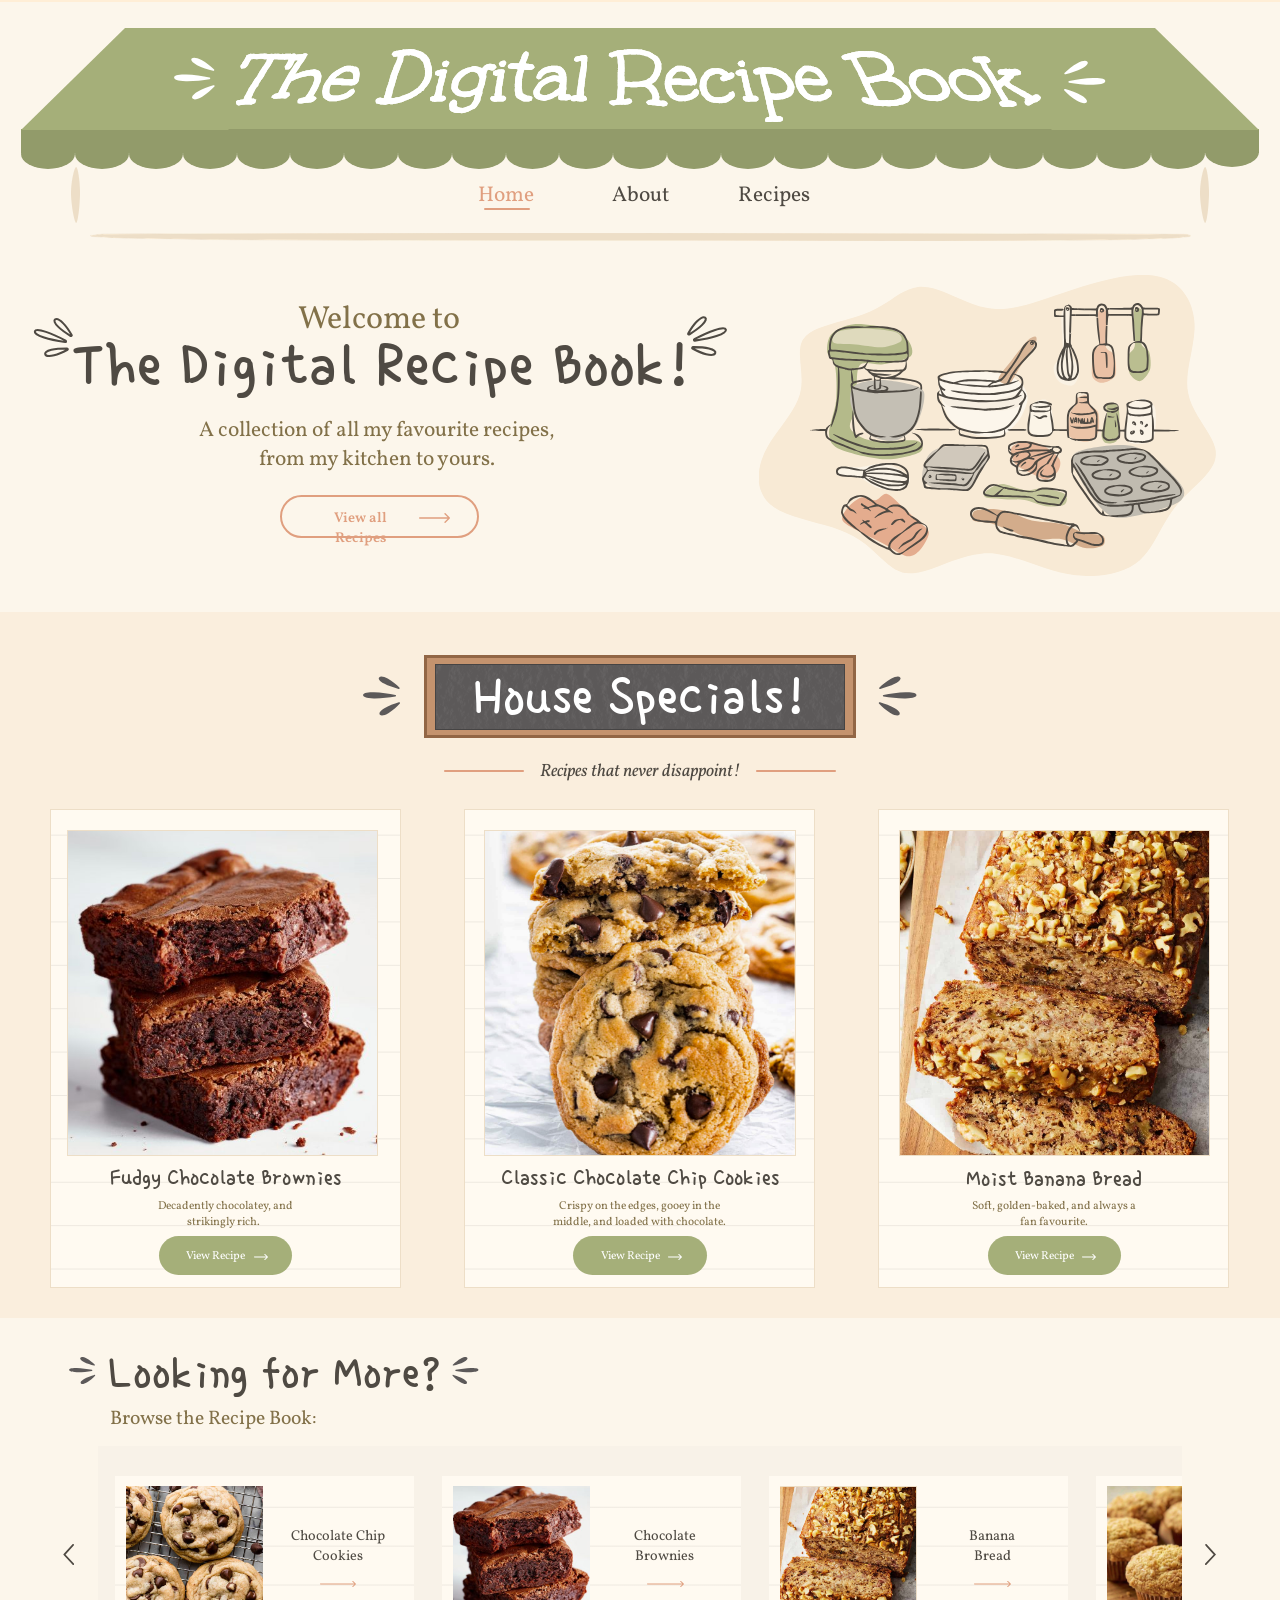
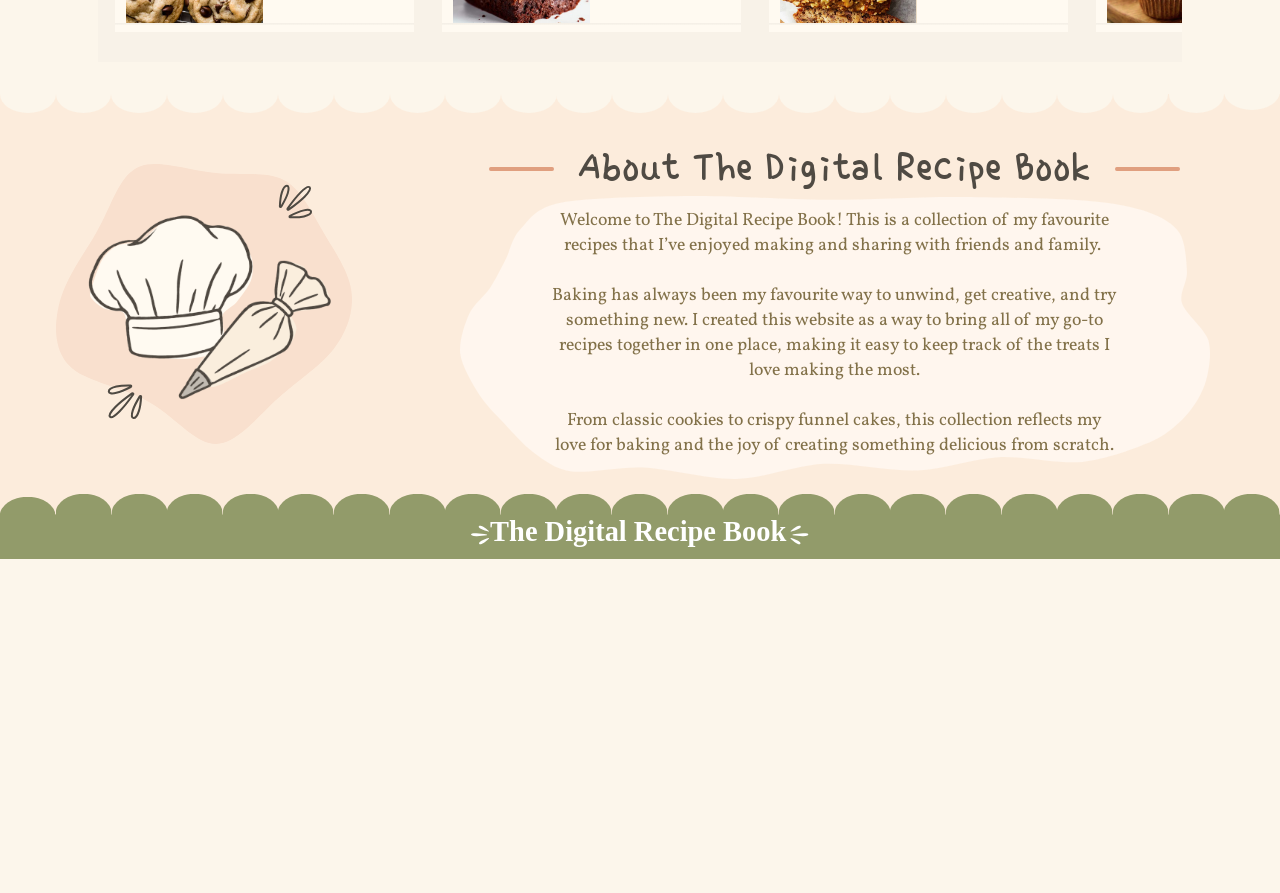
<file: index.html>
<!DOCTYPE html>
<html lang="en">
<head>
  <meta charset="UTF-8" />
  <meta http-equiv="refresh" content="0; url=digital-recipe-book/index.html" />
  <title>The Digital Recipe Book</title>
  <link rel="canonical" href="digital-recipe-book/index.html" />
</head>
<body>
  <p>Opening <a href="digital-recipe-book/index.html">The Digital Recipe Book</a>…</p>
</body>
</html>
</file>
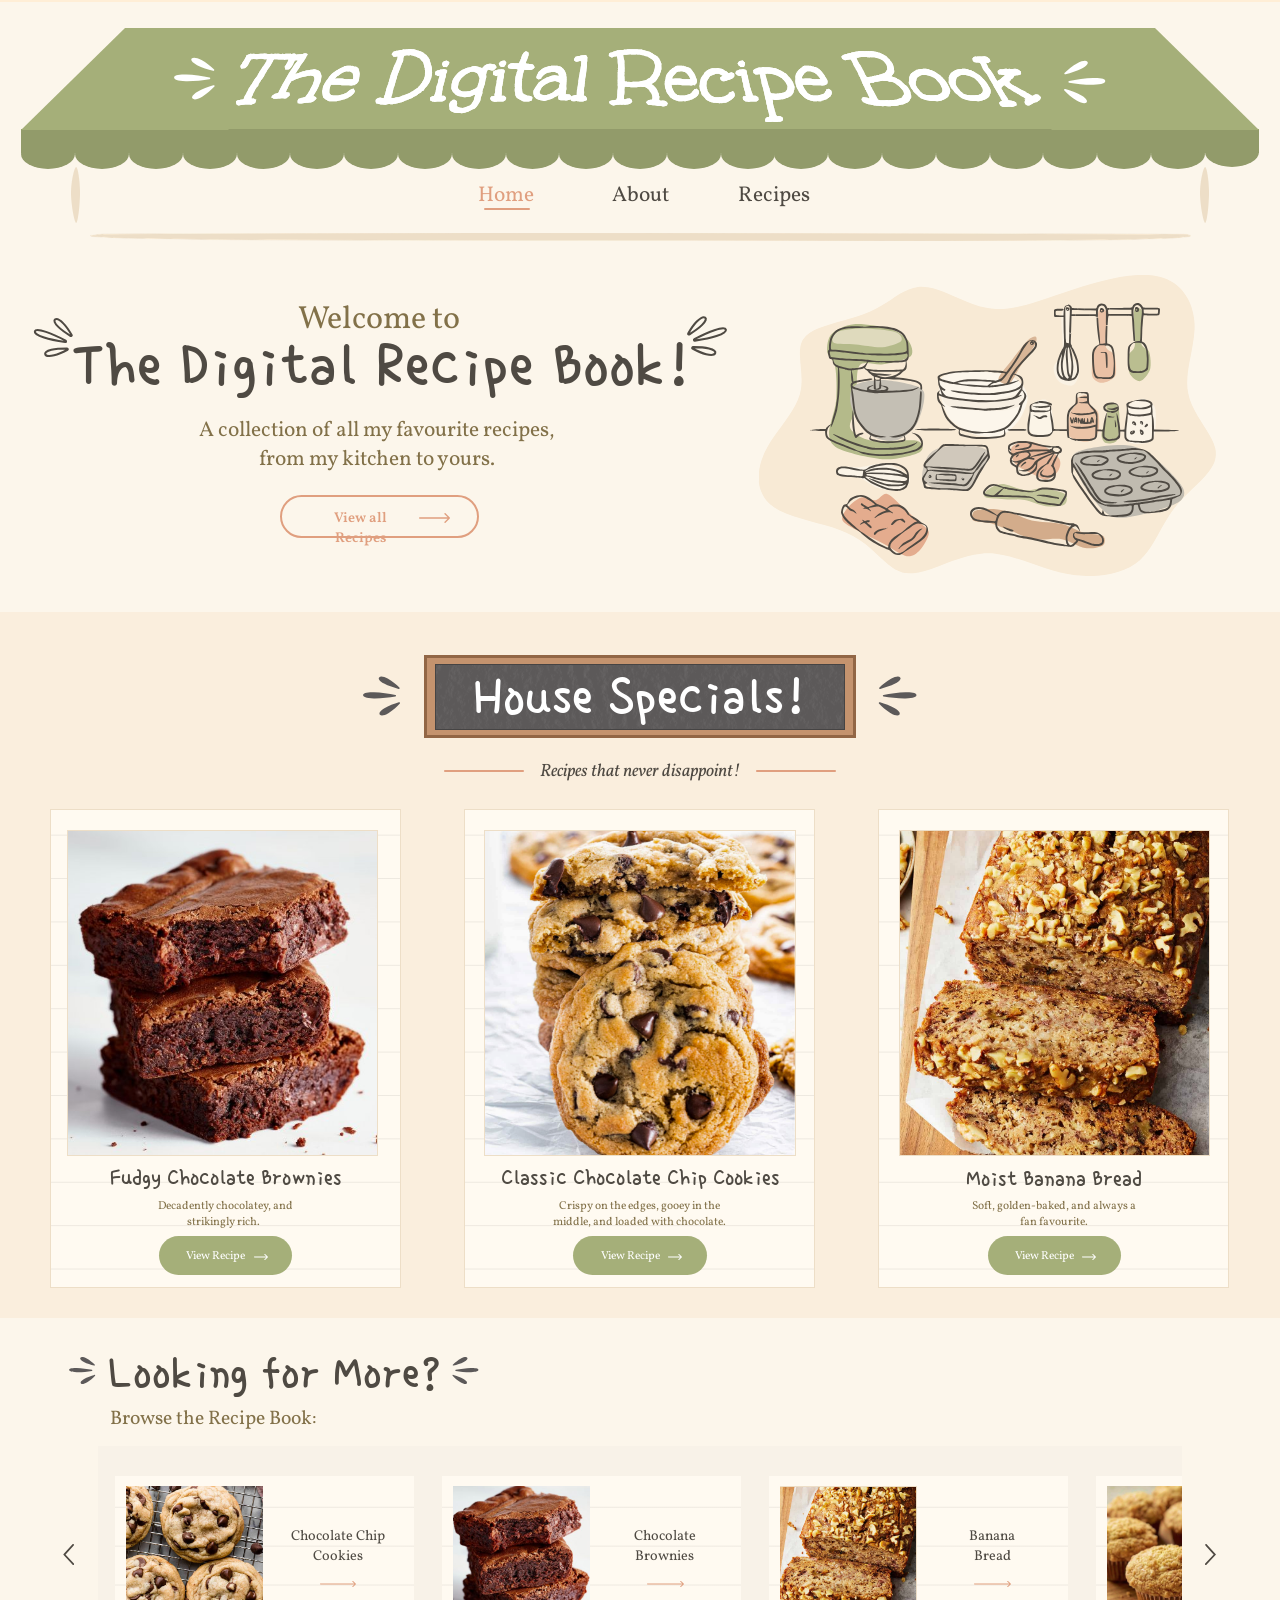
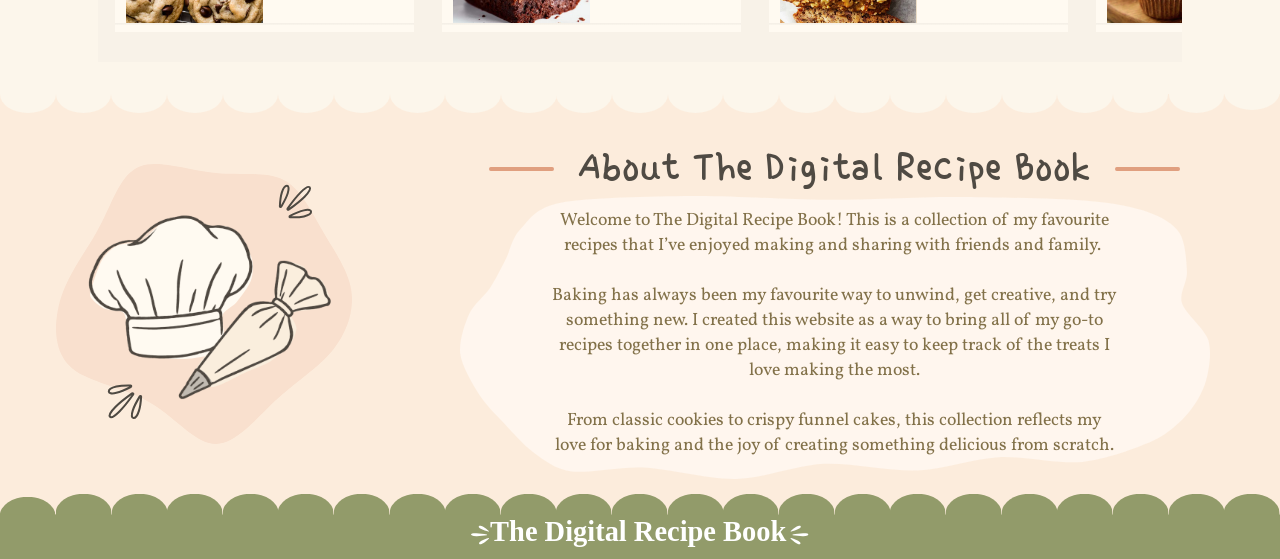
<file: digital-recipe-book/index.html>
<!DOCTYPE html>
<html lang="en">
<head>
  <meta charset="UTF-8" />
  <meta name="viewport" content="width=device-width, initial-scale=1" />
  <title>Home | The Digital Recipe Book</title>
  <link rel="stylesheet" href="css/figma-frame.css?v=notebook-restore-v1" />
</head>
<body data-active="home">
  <div class="viewport">
    <div class="frame-scale" data-frame-scale>
      <div class="frame" data-figma-frame style="height:2429px;min-height:2429px">
<div class="fig" data-node-id="69:996" data-name="Home Page" style="background:#ffeed6;position:relative;width:100%;height:100%;">
      <div class="fig" data-node-id="78:1316" data-name="About Me Section" style="position:absolute;background:#fcecdc;height:557px;left:0px;right:0px;top:1872px;">
        <div class="fig" data-node-id="285:916" data-name="Footer" style="position:absolute;display:contents;left:0px;top:484px;">
          <div class="fig" data-node-id="276:116" data-name="Scallops Bottom" style="position:absolute;display:contents;left:0px;top:484px;">
            <div class="fig" data-node-id="276:117" style="position:absolute;display:flex;height:43.658px;align-items:center;justify-content:center;left:1189.53px;top:484px;width:62.608px;">
              <div class="fig" style="flex:none;transform:rotate(180deg);">
                <div class="fig" style="height:43.658px;position:relative;width:62.608px;">
                  <img alt="" class="fig" src="assets/figma/5dfb7783-bd2e-41be-8df7-9ea17e9416bf.svg"  style="position:absolute;display:block;top:0;right:0;bottom:0;left:0;max-width:none;width:100%;height:100%;">
                </div>
              </div>
            </div>
            <div class="fig" data-node-id="276:118" style="position:absolute;display:flex;height:43.658px;align-items:center;justify-content:center;left:939.09px;top:484px;width:62.608px;">
              <div class="fig" style="flex:none;transform:rotate(180deg);">
                <div class="fig" style="height:43.658px;position:relative;width:62.608px;">
                  <img alt="" class="fig" src="assets/figma/5dfb7783-bd2e-41be-8df7-9ea17e9416bf.svg"  style="position:absolute;display:block;top:0;right:0;bottom:0;left:0;max-width:none;width:100%;height:100%;">
                </div>
              </div>
            </div>
            <div class="fig" data-node-id="276:119" style="position:absolute;display:flex;height:43.658px;align-items:center;justify-content:center;left:1126.95px;top:484px;width:62.608px;">
              <div class="fig" style="flex:none;transform:rotate(180deg);">
                <div class="fig" style="height:43.658px;position:relative;width:62.608px;">
                  <img alt="" class="fig" src="assets/figma/5dfb7783-bd2e-41be-8df7-9ea17e9416bf.svg"  style="position:absolute;display:block;top:0;right:0;bottom:0;left:0;max-width:none;width:100%;height:100%;">
                </div>
              </div>
            </div>
            <div class="fig" data-node-id="276:120" style="position:absolute;display:flex;height:43.658px;align-items:center;justify-content:center;left:1064.36px;top:484px;width:62.608px;">
              <div class="fig" style="flex:none;transform:rotate(180deg);">
                <div class="fig" style="height:43.658px;position:relative;width:62.608px;">
                  <img alt="" class="fig" src="assets/figma/5dfb7783-bd2e-41be-8df7-9ea17e9416bf.svg"  style="position:absolute;display:block;top:0;right:0;bottom:0;left:0;max-width:none;width:100%;height:100%;">
                </div>
              </div>
            </div>
            <div class="fig" data-node-id="276:121" style="position:absolute;display:flex;height:43.658px;align-items:center;justify-content:center;left:1377.39px;top:484px;width:62.608px;">
              <div class="fig" style="flex:none;transform:rotate(180deg);">
                <div class="fig" style="height:43.658px;position:relative;width:62.608px;">
                  <img alt="" class="fig" src="assets/figma/5dfb7783-bd2e-41be-8df7-9ea17e9416bf.svg"  style="position:absolute;display:block;top:0;right:0;bottom:0;left:0;max-width:none;width:100%;height:100%;">
                </div>
              </div>
            </div>
            <div class="fig" data-node-id="276:122" style="position:absolute;display:flex;height:43.658px;align-items:center;justify-content:center;left:876.5px;top:484px;width:62.608px;">
              <div class="fig" style="flex:none;transform:rotate(180deg);">
                <div class="fig" style="height:43.658px;position:relative;width:62.608px;">
                  <img alt="" class="fig" src="assets/figma/5dfb7783-bd2e-41be-8df7-9ea17e9416bf.svg"  style="position:absolute;display:block;top:0;right:0;bottom:0;left:0;max-width:none;width:100%;height:100%;">
                </div>
              </div>
            </div>
            <div class="fig" data-node-id="276:123" style="position:absolute;display:flex;height:43.658px;align-items:center;justify-content:center;left:813.92px;top:484px;width:62.608px;">
              <div class="fig" style="flex:none;transform:rotate(180deg);">
                <div class="fig" style="height:43.658px;position:relative;width:62.608px;">
                  <img alt="" class="fig" src="assets/figma/5dfb7783-bd2e-41be-8df7-9ea17e9416bf.svg"  style="position:absolute;display:block;top:0;right:0;bottom:0;left:0;max-width:none;width:100%;height:100%;">
                </div>
              </div>
            </div>
            <div class="fig" data-node-id="276:124" style="position:absolute;display:flex;height:43.658px;align-items:center;justify-content:center;left:751.33px;top:484px;width:62.608px;">
              <div class="fig" style="flex:none;transform:rotate(180deg);">
                <div class="fig" style="height:43.658px;position:relative;width:62.608px;">
                  <img alt="" class="fig" src="assets/figma/4acd6ecc-4d76-47bf-873a-9014cb61b0fc.svg"  style="position:absolute;display:block;top:0;right:0;bottom:0;left:0;max-width:none;width:100%;height:100%;">
                </div>
              </div>
            </div>
            <div class="fig" data-node-id="276:125" style="position:absolute;display:flex;height:43.658px;align-items:center;justify-content:center;left:626.06px;top:484px;width:62.608px;">
              <div class="fig" style="flex:none;transform:rotate(180deg);">
                <div class="fig" style="height:43.658px;position:relative;width:62.608px;">
                  <img alt="" class="fig" src="assets/figma/4acd6ecc-4d76-47bf-873a-9014cb61b0fc.svg"  style="position:absolute;display:block;top:0;right:0;bottom:0;left:0;max-width:none;width:100%;height:100%;">
                </div>
              </div>
            </div>
            <div class="fig" data-node-id="276:126" style="position:absolute;display:flex;height:43.658px;align-items:center;justify-content:center;left:500.89px;top:484px;width:62.608px;">
              <div class="fig" style="flex:none;transform:rotate(180deg);">
                <div class="fig" style="height:43.658px;position:relative;width:62.608px;">
                  <img alt="" class="fig" src="assets/figma/4acd6ecc-4d76-47bf-873a-9014cb61b0fc.svg"  style="position:absolute;display:block;top:0;right:0;bottom:0;left:0;max-width:none;width:100%;height:100%;">
                </div>
              </div>
            </div>
            <div class="fig" data-node-id="276:127" style="position:absolute;display:flex;height:43.658px;align-items:center;justify-content:center;left:688.75px;top:484px;width:62.608px;">
              <div class="fig" style="flex:none;transform:rotate(180deg);">
                <div class="fig" style="height:43.658px;position:relative;width:62.608px;">
                  <img alt="" class="fig" src="assets/figma/4acd6ecc-4d76-47bf-873a-9014cb61b0fc.svg"  style="position:absolute;display:block;top:0;right:0;bottom:0;left:0;max-width:none;width:100%;height:100%;">
                </div>
              </div>
            </div>
            <div class="fig" data-node-id="276:128" style="position:absolute;display:flex;height:43.658px;align-items:center;justify-content:center;left:563.47px;top:484px;width:62.608px;">
              <div class="fig" style="flex:none;transform:rotate(180deg);">
                <div class="fig" style="height:43.658px;position:relative;width:62.608px;">
                  <img alt="" class="fig" src="assets/figma/4acd6ecc-4d76-47bf-873a-9014cb61b0fc.svg"  style="position:absolute;display:block;top:0;right:0;bottom:0;left:0;max-width:none;width:100%;height:100%;">
                </div>
              </div>
            </div>
            <div class="fig" data-node-id="276:129" style="position:absolute;display:flex;height:43.658px;align-items:center;justify-content:center;left:313.03px;top:484px;width:62.608px;">
              <div class="fig" style="flex:none;transform:rotate(180deg);">
                <div class="fig" style="height:43.658px;position:relative;width:62.608px;">
                  <img alt="" class="fig" src="assets/figma/4acd6ecc-4d76-47bf-873a-9014cb61b0fc.svg"  style="position:absolute;display:block;top:0;right:0;bottom:0;left:0;max-width:none;width:100%;height:100%;">
                </div>
              </div>
            </div>
            <div class="fig" data-node-id="276:130" style="position:absolute;display:flex;height:43.658px;align-items:center;justify-content:center;left:438.3px;top:484px;width:62.608px;">
              <div class="fig" style="flex:none;transform:rotate(180deg);">
                <div class="fig" style="height:43.658px;position:relative;width:62.608px;">
                  <img alt="" class="fig" src="assets/figma/4acd6ecc-4d76-47bf-873a-9014cb61b0fc.svg"  style="position:absolute;display:block;top:0;right:0;bottom:0;left:0;max-width:none;width:100%;height:100%;">
                </div>
              </div>
            </div>
            <div class="fig" data-node-id="276:131" style="position:absolute;display:flex;height:43.658px;align-items:center;justify-content:center;left:250.44px;top:484px;width:62.608px;">
              <div class="fig" style="flex:none;transform:rotate(180deg);">
                <div class="fig" style="height:43.658px;position:relative;width:62.608px;">
                  <img alt="" class="fig" src="assets/figma/4acd6ecc-4d76-47bf-873a-9014cb61b0fc.svg"  style="position:absolute;display:block;top:0;right:0;bottom:0;left:0;max-width:none;width:100%;height:100%;">
                </div>
              </div>
            </div>
            <div class="fig" data-node-id="276:132" style="position:absolute;display:flex;height:43.658px;align-items:center;justify-content:center;left:187.86px;top:484px;width:62.608px;">
              <div class="fig" style="flex:none;transform:rotate(180deg);">
                <div class="fig" style="height:43.658px;position:relative;width:62.608px;">
                  <img alt="" class="fig" src="assets/figma/4acd6ecc-4d76-47bf-873a-9014cb61b0fc.svg"  style="position:absolute;display:block;top:0;right:0;bottom:0;left:0;max-width:none;width:100%;height:100%;">
                </div>
              </div>
            </div>
            <div class="fig" data-node-id="276:133" style="position:absolute;display:flex;height:43.658px;align-items:center;justify-content:center;left:375.72px;top:484px;width:62.608px;">
              <div class="fig" style="flex:none;transform:rotate(180deg);">
                <div class="fig" style="height:43.658px;position:relative;width:62.608px;">
                  <img alt="" class="fig" src="assets/figma/4acd6ecc-4d76-47bf-873a-9014cb61b0fc.svg"  style="position:absolute;display:block;top:0;right:0;bottom:0;left:0;max-width:none;width:100%;height:100%;">
                </div>
              </div>
            </div>
            <div class="fig" data-node-id="276:134" style="position:absolute;display:flex;height:43.658px;align-items:center;justify-content:center;left:125.69px;top:484px;width:62.608px;">
              <div class="fig" style="flex:none;transform:rotate(180deg);">
                <div class="fig" style="height:43.658px;position:relative;width:62.608px;">
                  <img alt="" class="fig" src="assets/figma/4acd6ecc-4d76-47bf-873a-9014cb61b0fc.svg"  style="position:absolute;display:block;top:0;right:0;bottom:0;left:0;max-width:none;width:100%;height:100%;">
                </div>
              </div>
            </div>
            <div class="fig" data-node-id="276:135" style="position:absolute;display:flex;height:43.658px;align-items:center;justify-content:center;left:0px;top:486.91px;width:62.608px;">
              <div class="fig" style="flex:none;transform:rotate(180deg);">
                <div class="fig" style="height:43.658px;position:relative;width:62.608px;">
                  <img alt="" class="fig" src="assets/figma/4acd6ecc-4d76-47bf-873a-9014cb61b0fc.svg"  style="position:absolute;display:block;top:0;right:0;bottom:0;left:0;max-width:none;width:100%;height:100%;">
                </div>
              </div>
            </div>
            <div class="fig" data-node-id="276:136" style="position:absolute;display:flex;height:43.658px;align-items:center;justify-content:center;left:62.59px;top:484px;width:62.608px;">
              <div class="fig" style="flex:none;transform:rotate(180deg);">
                <div class="fig" style="height:43.658px;position:relative;width:62.608px;">
                  <img alt="" class="fig" src="assets/figma/4acd6ecc-4d76-47bf-873a-9014cb61b0fc.svg"  style="position:absolute;display:block;top:0;right:0;bottom:0;left:0;max-width:none;width:100%;height:100%;">
                </div>
              </div>
            </div>
            <div class="fig" data-node-id="276:137" style="position:absolute;display:flex;height:43.658px;align-items:center;justify-content:center;left:1001.78px;top:484px;width:62.608px;">
              <div class="fig" style="flex:none;transform:rotate(180deg);">
                <div class="fig" style="height:43.658px;position:relative;width:62.608px;">
                  <img alt="" class="fig" src="assets/figma/5dfb7783-bd2e-41be-8df7-9ea17e9416bf.svg"  style="position:absolute;display:block;top:0;right:0;bottom:0;left:0;max-width:none;width:100%;height:100%;">
                </div>
              </div>
            </div>
            <div class="fig" data-node-id="276:138" style="position:absolute;display:flex;height:43.658px;align-items:center;justify-content:center;left:1314.79px;top:484px;width:62.608px;">
              <div class="fig" style="flex:none;transform:rotate(180deg);">
                <div class="fig" style="height:43.658px;position:relative;width:62.608px;">
                  <img alt="" class="fig" src="assets/figma/5dfb7783-bd2e-41be-8df7-9ea17e9416bf.svg"  style="position:absolute;display:block;top:0;right:0;bottom:0;left:0;max-width:none;width:100%;height:100%;">
                </div>
              </div>
            </div>
            <div class="fig" data-node-id="276:139" style="position:absolute;display:flex;height:43.658px;align-items:center;justify-content:center;left:1252.22px;top:484px;width:62.608px;">
              <div class="fig" style="flex:none;transform:rotate(180deg);">
                <div class="fig" style="height:43.658px;position:relative;width:62.608px;">
                  <img alt="" class="fig" src="assets/figma/5dfb7783-bd2e-41be-8df7-9ea17e9416bf.svg"  style="position:absolute;display:block;top:0;right:0;bottom:0;left:0;max-width:none;width:100%;height:100%;">
                </div>
              </div>
            </div>
            <div class="fig" data-node-id="276:140" style="position:absolute;display:flex;height:51px;align-items:center;justify-content:center;left:0px;top:506px;width:1440px;">
              <div class="fig" style="flex:none;transform:rotate(180deg);">
                <div class="fig" style="height:51px;position:relative;width:1440px;">
                  <img alt="" class="fig" src="assets/figma/7770c06f-72bd-4cfd-af95-ae23c37745fb.svg"  style="position:absolute;display:block;top:0;right:0;bottom:0;left:0;max-width:none;width:100%;height:100%;">
                </div>
              </div>
            </div>
          </div>
          <div class="fig" data-node-id="276:155" data-name="The Digital Recipe Book" style="position:absolute;display:contents;left:530px;top:508px;">
            <div class="fig" data-node-id="276:145" data-name="Title Embellishment" style="position:absolute;left:888.00px;top:518.92px;width:22.00px;height:22.19px;transform:scaleX(-1);"><img alt="" class="fig" src="assets/figma/embellish-447-6583.svg" style="position:absolute;display:block;top:0;right:0;bottom:0;left:0;max-width:none;width:100%;height:100%;"></div>
            <div class="fig" data-node-id="276:150" data-name="Title Embellishment" style="position:absolute;left:530.00px;top:518.92px;width:22.00px;height:22.19px"><img alt="" class="fig" src="assets/figma/embellish-447-6583.svg" style="position:absolute;display:block;top:0;right:0;bottom:0;left:0;max-width:none;width:100%;height:100%;"></div>
            <p class="fig" data-node-id="276:144" style="word-break:break-word;position:absolute;font-family:'Unkempt', Georgia, serif;font-weight:700;height:47px;line-height:normal;left:718px;font-style:normal;font-size:32px;text-align:center;color:#fff;top:508px;width:362px;transform:translateX(-50%);">
              The Digital Recipe Book
            </p>
          </div>
        </div>
        <div class="fig" data-node-id="276:79" data-name="Scallops" style="position:absolute;display:contents;left:0px;top:0px;">
          <div class="fig" data-node-id="276:80" style="position:absolute;height:42.144px;left:187.86px;top:12.86px;width:62.608px;">
            <img alt="" class="fig" src="assets/figma/70efa2b8-58ee-4865-9b29-0b810a073ff9.svg"  style="position:absolute;display:block;top:0;right:0;bottom:0;left:0;max-width:none;width:100%;height:100%;">
          </div>
          <div class="fig" data-node-id="276:81" style="position:absolute;height:42.144px;left:438.3px;top:12.86px;width:62.608px;">
            <img alt="" class="fig" src="assets/figma/70efa2b8-58ee-4865-9b29-0b810a073ff9.svg"  style="position:absolute;display:block;top:0;right:0;bottom:0;left:0;max-width:none;width:100%;height:100%;">
          </div>
          <div class="fig" data-node-id="276:82" style="position:absolute;height:42.144px;left:250.44px;top:12.86px;width:62.608px;">
            <img alt="" class="fig" src="assets/figma/70efa2b8-58ee-4865-9b29-0b810a073ff9.svg"  style="position:absolute;display:block;top:0;right:0;bottom:0;left:0;max-width:none;width:100%;height:100%;">
          </div>
          <div class="fig" data-node-id="276:83" style="position:absolute;height:42.144px;left:313.03px;top:12.86px;width:62.608px;">
            <img alt="" class="fig" src="assets/figma/70efa2b8-58ee-4865-9b29-0b810a073ff9.svg"  style="position:absolute;display:block;top:0;right:0;bottom:0;left:0;max-width:none;width:100%;height:100%;">
          </div>
          <div class="fig" data-node-id="276:84" style="position:absolute;height:42.144px;left:0px;top:12.86px;width:62.608px;">
            <img alt="" class="fig" src="assets/figma/70efa2b8-58ee-4865-9b29-0b810a073ff9.svg"  style="position:absolute;display:block;top:0;right:0;bottom:0;left:0;max-width:none;width:100%;height:100%;">
          </div>
          <div class="fig" data-node-id="276:85" style="position:absolute;height:42.144px;left:500.89px;top:12.86px;width:62.608px;">
            <img alt="" class="fig" src="assets/figma/70efa2b8-58ee-4865-9b29-0b810a073ff9.svg"  style="position:absolute;display:block;top:0;right:0;bottom:0;left:0;max-width:none;width:100%;height:100%;">
          </div>
          <div class="fig" data-node-id="276:86" style="position:absolute;height:42.144px;left:563.47px;top:12.86px;width:62.608px;">
            <img alt="" class="fig" src="assets/figma/70efa2b8-58ee-4865-9b29-0b810a073ff9.svg"  style="position:absolute;display:block;top:0;right:0;bottom:0;left:0;max-width:none;width:100%;height:100%;">
          </div>
          <div class="fig" data-node-id="276:87" style="position:absolute;height:42.144px;left:626.06px;top:12.86px;width:62.608px;">
            <img alt="" class="fig" src="assets/figma/ed1502b5-5631-400d-9f34-a92cdd66f914.svg"  style="position:absolute;display:block;top:0;right:0;bottom:0;left:0;max-width:none;width:100%;height:100%;">
          </div>
          <div class="fig" data-node-id="276:88" style="position:absolute;height:42.144px;left:751.33px;top:12.86px;width:62.608px;">
            <img alt="" class="fig" src="assets/figma/ed1502b5-5631-400d-9f34-a92cdd66f914.svg"  style="position:absolute;display:block;top:0;right:0;bottom:0;left:0;max-width:none;width:100%;height:100%;">
          </div>
          <div class="fig" data-node-id="276:89" style="position:absolute;height:42.144px;left:876.5px;top:12.86px;width:62.608px;">
            <img alt="" class="fig" src="assets/figma/ed1502b5-5631-400d-9f34-a92cdd66f914.svg"  style="position:absolute;display:block;top:0;right:0;bottom:0;left:0;max-width:none;width:100%;height:100%;">
          </div>
          <div class="fig" data-node-id="276:90" style="position:absolute;height:42.144px;left:688.64px;top:12.86px;width:62.608px;">
            <img alt="" class="fig" src="assets/figma/ed1502b5-5631-400d-9f34-a92cdd66f914.svg"  style="position:absolute;display:block;top:0;right:0;bottom:0;left:0;max-width:none;width:100%;height:100%;">
          </div>
          <div class="fig" data-node-id="276:91" style="position:absolute;height:42.144px;left:813.92px;top:12.86px;width:62.608px;">
            <img alt="" class="fig" src="assets/figma/ed1502b5-5631-400d-9f34-a92cdd66f914.svg"  style="position:absolute;display:block;top:0;right:0;bottom:0;left:0;max-width:none;width:100%;height:100%;">
          </div>
          <div class="fig" data-node-id="276:92" style="position:absolute;height:42.144px;left:1064.36px;top:12.86px;width:62.608px;">
            <img alt="" class="fig" src="assets/figma/ed1502b5-5631-400d-9f34-a92cdd66f914.svg"  style="position:absolute;display:block;top:0;right:0;bottom:0;left:0;max-width:none;width:100%;height:100%;">
          </div>
          <div class="fig" data-node-id="276:93" style="position:absolute;height:42.144px;left:939.09px;top:12.86px;width:62.608px;">
            <img alt="" class="fig" src="assets/figma/ed1502b5-5631-400d-9f34-a92cdd66f914.svg"  style="position:absolute;display:block;top:0;right:0;bottom:0;left:0;max-width:none;width:100%;height:100%;">
          </div>
          <div class="fig" data-node-id="276:94" style="position:absolute;height:42.144px;left:1126.95px;top:12.86px;width:62.608px;">
            <img alt="" class="fig" src="assets/figma/ed1502b5-5631-400d-9f34-a92cdd66f914.svg"  style="position:absolute;display:block;top:0;right:0;bottom:0;left:0;max-width:none;width:100%;height:100%;">
          </div>
          <div class="fig" data-node-id="276:95" style="position:absolute;height:42.144px;left:1189.53px;top:12.86px;width:62.608px;">
            <img alt="" class="fig" src="assets/figma/ed1502b5-5631-400d-9f34-a92cdd66f914.svg"  style="position:absolute;display:block;top:0;right:0;bottom:0;left:0;max-width:none;width:100%;height:100%;">
          </div>
          <div class="fig" data-node-id="276:96" style="position:absolute;height:42.144px;left:1001.67px;top:12.86px;width:62.608px;">
            <img alt="" class="fig" src="assets/figma/ed1502b5-5631-400d-9f34-a92cdd66f914.svg"  style="position:absolute;display:block;top:0;right:0;bottom:0;left:0;max-width:none;width:100%;height:100%;">
          </div>
          <div class="fig" data-node-id="276:97" style="position:absolute;height:42.144px;left:1251.7px;top:12.86px;width:62.608px;">
            <img alt="" class="fig" src="assets/figma/ed1502b5-5631-400d-9f34-a92cdd66f914.svg"  style="position:absolute;display:block;top:0;right:0;bottom:0;left:0;max-width:none;width:100%;height:100%;">
          </div>
          <div class="fig" data-node-id="276:98" style="position:absolute;height:42.144px;left:1377.39px;top:10.04px;width:62.608px;">
            <img alt="" class="fig" src="assets/figma/ed1502b5-5631-400d-9f34-a92cdd66f914.svg"  style="position:absolute;display:block;top:0;right:0;bottom:0;left:0;max-width:none;width:100%;height:100%;">
          </div>
          <div class="fig" data-node-id="276:99" style="position:absolute;height:42.144px;left:1314.81px;top:12.86px;width:62.608px;">
            <img alt="" class="fig" src="assets/figma/ed1502b5-5631-400d-9f34-a92cdd66f914.svg"  style="position:absolute;display:block;top:0;right:0;bottom:0;left:0;max-width:none;width:100%;height:100%;">
          </div>
          <div class="fig" data-node-id="276:100" style="position:absolute;height:42.144px;left:375.61px;top:12.86px;width:62.608px;">
            <img alt="" class="fig" src="assets/figma/70efa2b8-58ee-4865-9b29-0b810a073ff9.svg"  style="position:absolute;display:block;top:0;right:0;bottom:0;left:0;max-width:none;width:100%;height:100%;">
          </div>
          <div class="fig" data-node-id="276:101" style="position:absolute;height:42.144px;left:62.61px;top:12.86px;width:62.608px;">
            <img alt="" class="fig" src="assets/figma/70efa2b8-58ee-4865-9b29-0b810a073ff9.svg"  style="position:absolute;display:block;top:0;right:0;bottom:0;left:0;max-width:none;width:100%;height:100%;">
          </div>
          <div class="fig" data-node-id="276:102" style="position:absolute;height:42.144px;left:125.17px;top:12.86px;width:62.608px;">
            <img alt="" class="fig" src="assets/figma/70efa2b8-58ee-4865-9b29-0b810a073ff9.svg"  style="position:absolute;display:block;top:0;right:0;bottom:0;left:0;max-width:none;width:100%;height:100%;">
          </div>
          <div class="fig" data-node-id="276:103" style="position:absolute;height:33.475px;left:0px;top:0px;width:1439.978px;">
            <img alt="" class="fig" src="assets/figma/ace12f18-e7d2-4e1c-b8aa-e9386d77494d.svg"  style="position:absolute;display:block;top:0;right:0;bottom:0;left:0;max-width:none;width:100%;height:100%;">
          </div>
        </div>
        <div class="fig" data-node-id="285:915" style="position:absolute;display:contents;left:63px;top:113px;">
          <div class="fig" data-node-id="285:913" data-name="Vector" style="position:absolute;height:314px;left:63px;top:113px;width:333px;">
            <img alt="" class="fig" src="assets/figma/44cfe6d4-c62e-46ea-8aa3-e9d8f2362439.svg"  style="position:absolute;display:block;top:0;right:0;bottom:0;left:0;max-width:none;width:100%;height:100%;">
          </div>
          <div class="fig" data-node-id="285:914" style="position:absolute;display:contents;left:67px;top:155px;">
            <div class="fig" data-node-id="290:3" data-name="Chef hat" style="position:absolute;height:160.136px;left:101px;top:172px;width:183.167px;">
              <img alt="" class="fig" src="assets/figma/5ac4aa8a-9c5e-4b33-8703-5bb49b4943d0.svg"  style="position:absolute;display:block;top:0;right:0;bottom:0;left:0;max-width:none;width:100%;height:100%;">
            </div>
            <div class="fig" data-node-id="290:4" data-name="Frosting bag" style="position:absolute;height:141.267px;left:220px;top:222px;width:150.826px;">
              <img alt="" class="fig" src="assets/figma/152ec77b-6926-4b8b-9011-408696146004.svg"  style="position:absolute;display:block;top:0;right:0;bottom:0;left:0;max-width:none;width:100%;height:100%;">
            </div>
            <div class="fig" data-node-id="290:5" data-name="Piping tip" style="position:absolute;height:30.352px;left:205px;top:343px;width:33.245px;">
              <img alt="" class="fig" src="assets/figma/3e92f0a7-ee38-4f40-84b8-ccf853eed639.svg"  style="position:absolute;display:block;top:0;right:0;bottom:0;left:0;max-width:none;width:100%;height:100%;">
            </div>
            <div class="fig" data-node-id="285:911" data-name="image 15" style="position:absolute;height:242px;left:67px;top:155px;width:327px;">
              <img alt="" class="fig" src="assets/figma/1ef2cc5b-dd4c-4a09-bdef-dbe0a15505b3.png"  style="position:absolute;top:0;right:0;bottom:0;left:0;max-width:none;object-fit:cover;pointer-events:none;width:100%;height:100%;">
            </div>
          </div>
        </div>
        <div class="fig" data-node-id="305:1925" data-name="Vector" style="position:absolute;height:319px;left:517px;top:148px;width:844px;">
          <img alt="" class="fig" src="assets/figma/eec3c0f5-45e3-491b-998d-d65cb8f6a3c7.svg"  style="position:absolute;display:block;top:0;right:0;bottom:0;left:0;max-width:none;width:100%;height:100%;">
        </div>
        <div class="fig" data-node-id="285:938" data-name="About the Digital Recipe Book" style="position:absolute;display:contents;left:550px;top:86px;">
          <p class="fig" data-node-id="285:919" style="white-space:nowrap;word-break:break-word;position:absolute;font-family:'Single Day', cursive;height:68px;line-height:normal;left:938.5px;font-style:normal;color:#4f4a43;font-size:51px;text-align:center;top:86px;width:631px;transform:translateX(-50%);">
            About The Digital Recipe Book
          </p>
          <div class="fig" data-node-id="285:949" style="position:absolute;height:0px;left:550px;top:120px;width:73px;">
            <div class="fig" style="position:absolute;top:-4px;right:0;bottom:0;left:0;">
              <img alt="" class="fig" src="assets/figma/32b49bdc-614d-4f6f-bd8e-6c13fb512f10.svg"  style="display:block;max-width:none;width:100%;height:100%;">
            </div>
          </div>
          <div class="fig" data-node-id="285:943" style="position:absolute;height:0px;left:1254px;top:120px;width:73px;">
            <div class="fig" style="position:absolute;top:-4px;right:0;bottom:0;left:0;">
              <img alt="" class="fig" src="assets/figma/32b49bdc-614d-4f6f-bd8e-6c13fb512f10.svg"  style="display:block;max-width:none;width:100%;height:100%;">
            </div>
          </div>
          <div class="fig" data-node-id="293:951" style="word-break:break-word;position:absolute;font-family:'Vollkorn', Georgia, serif;font-weight:400;height:251px;line-height:0;left:939px;color:#827149;font-size:20px;text-align:center;top:162px;width:640px;white-space:pre-wrap;transform:translateX(-50%);">
            <p class="fig" style="line-height:normal;margin-bottom:0px;">Welcome to The Digital Recipe Book! This is a collection of my favourite recipes that I’ve enjoyed making and sharing with friends and family. </p>
            <p class="fig" style="line-height:normal;margin-bottom:0px;">​</p>
            <p class="fig" style="line-height:normal;margin-bottom:0px;">Baking has always been my favourite way to unwind, get creative, and try something new. I created this website as a way to bring all of my go-to recipes together in one place, making it easy to keep track of the treats I love making the most.</p>
            <p class="fig" style="line-height:normal;margin-bottom:0px;">​</p>
            <p class="fig" style="line-height:normal;">From classic cookies to crispy funnel cakes, this collection reflects my love for baking and the joy of creating something delicious from scratch.</p>
          </div>
        </div>
        <div class="fig" data-node-id="285:920" data-name="Title Embellishment" style="position:absolute;left:309.23px;top:130.57px;width:47.43px;height:47.83px;transform:scaleX(-1) rotate(44deg);transform-origin:50% 50%;"><img alt="" class="fig" src="assets/figma/embellish-welcome-outline.svg" style="position:absolute;display:block;top:0;right:0;bottom:0;left:0;max-width:none;width:100%;height:100%;"></div>
        <div class="fig" data-node-id="285:930" data-name="Title Embellishment" style="position:absolute;left:115.28px;top:355.43px;width:49.27px;height:49.69px;transform:scaleX(-1) rotate(-136deg);transform-origin:50% 50%;"><img alt="" class="fig" src="assets/figma/embellish-welcome-outline.svg" style="position:absolute;display:block;top:0;right:0;bottom:0;left:0;max-width:none;width:100%;height:100%;"></div>
      </div>
      <div class="fig" data-node-id="78:1318" data-name="View All Recipes Section" style="position:absolute;background:#fcf6eb;height:389px;left:0px;right:0px;top:1483px;">
        <div class="fig" data-node-id="294:974" data-name="Scroll Bar" style="position:absolute;background:#f8f2e8;height:243px;left:110px;overflow-x:auto;overflow-y:hidden;top:144px;width:1220px;">
          <div class="fig" data-node-id="245:3526" style="position:absolute;display:contents;left:-1107px;top:34px;">
            <div class="fig" data-node-id="245:3492" data-name="Chocolate Ganache" style="position:absolute;display:contents;left:1837px;top:34px;">
              <div class="fig" data-node-id="294:969" style="position:absolute;height:175px;left:1837px;top:34px;width:336px;">
                <div aria-hidden class="fig" style="position:absolute;top:0;right:0;bottom:0;left:0;pointer-events:none;">
                  <div class="fig"  style="position:absolute;background:#fffaf1;top:0;right:0;bottom:0;left:0;"></div>
                  <div class="notebook-lines" data-line-count="4" data-margin="0" aria-hidden="true"></div>
                </div>
              </div>
              <div class="fig" data-node-id="245:3494" style="position:absolute;display:contents;left:1849px;top:45px;">
                <div class="fig" data-node-id="245:3514" data-name="IMG_7928 1" style="mask-image:url('assets/figma/cf449e6c-f6c8-41be-ab7c-cec1dd71a7dd.svg');-webkit-mask-image:url('assets/figma/cf449e6c-f6c8-41be-ab7c-cec1dd71a7dd.svg');position:absolute;height:235.622px;left:1847px;mask-mode:alpha;-webkit-mask-source-type:alpha;mask-repeat:no-repeat;-webkit-mask-repeat:no-repeat;mask-position:2px 39px;-webkit-mask-position:2px 39px;mask-size:154px 154px;-webkit-mask-size:154px 154px;top:6px;width:157.252px;">
                  <img alt="" class="fig" src="assets/figma/6ddc7a09-7120-4771-9745-001cc57432af.png"  style="position:absolute;top:0;right:0;bottom:0;left:0;max-width:none;object-fit:cover;pointer-events:none;width:100%;height:100%;">
                </div>
              </div>
              <div class="fig" data-node-id="245:3497" style="position:absolute;height:0px;left:2068px;top:155px;width:40px;">
                <div class="fig" style="position:absolute;top:-3.68px;right:-1.25%;bottom:-3.68px;left:-1.25%;">
                  <img alt="" class="fig" src="assets/figma/1ecff65f-8bed-42e1-990b-98f21ae1be94.svg"  style="display:block;max-width:none;width:100%;height:100%;">
                </div>
              </div>
              <p class="fig" data-node-id="245:3498" style="word-break:break-word;position:absolute;font-family:'Vollkorn', Georgia, serif;font-weight:400;height:22px;line-height:normal;left:2087.5px;color:#4f4a43;font-size:16px;text-align:center;top:90px;width:111px;transform:translateX(-50%);">
                Chocolate Ganache
              </p>
            </div>
            <div class="fig" data-node-id="245:3484" data-name="Strawberry Compote" style="position:absolute;display:contents;left:1469px;top:34px;">
              <div class="fig" data-node-id="294:967" style="position:absolute;height:175px;left:1469px;top:34px;width:336px;">
                <div aria-hidden class="fig" style="position:absolute;top:0;right:0;bottom:0;left:0;pointer-events:none;">
                  <div class="fig"  style="position:absolute;background:#fffaf1;top:0;right:0;bottom:0;left:0;"></div>
                  <div class="notebook-lines" data-line-count="4" data-margin="0" aria-hidden="true"></div>
                </div>
              </div>
              <div class="fig" data-node-id="245:3486" style="position:absolute;display:contents;left:1481px;top:45px;">
                <div class="fig" data-node-id="245:3512" data-name="IMG_7928 1" style="mask-image:url('assets/figma/cf449e6c-f6c8-41be-ab7c-cec1dd71a7dd.svg');-webkit-mask-image:url('assets/figma/cf449e6c-f6c8-41be-ab7c-cec1dd71a7dd.svg');position:absolute;height:277.6px;left:1463px;mask-mode:alpha;-webkit-mask-source-type:alpha;mask-repeat:no-repeat;-webkit-mask-repeat:no-repeat;mask-position:18px 53px;-webkit-mask-position:18px 53px;mask-size:154px 154px;-webkit-mask-size:154px 154px;top:-8px;width:185.267px;">
                  <img alt="" class="fig" src="assets/figma/a3fa0d70-f4ce-4d92-a37d-06cb26ec3a63.png"  style="position:absolute;top:0;right:0;bottom:0;left:0;max-width:none;object-fit:cover;pointer-events:none;width:100%;height:100%;">
                </div>
              </div>
              <div class="fig" data-node-id="245:3489" style="position:absolute;height:0px;left:1700px;top:155px;width:40px;">
                <div class="fig" style="position:absolute;top:-3.68px;right:-1.25%;bottom:-3.68px;left:-1.25%;">
                  <img alt="" class="fig" src="assets/figma/0e8412f7-1a96-491b-8e92-edd875c819e6.svg"  style="display:block;max-width:none;width:100%;height:100%;">
                </div>
              </div>
              <p class="fig" data-node-id="245:3490" style="word-break:break-word;position:absolute;font-family:'Vollkorn', Georgia, serif;font-weight:400;height:22px;line-height:normal;left:1719.5px;color:#4f4a43;font-size:16px;text-align:center;top:90px;width:111px;transform:translateX(-50%);">
                Strawberry Compote
              </p>
            </div>
            <div class="fig" data-node-id="245:3444" data-name="Banana Bread" style="position:absolute;display:contents;left:-371px;top:34px;">
              <div class="fig" data-node-id="294:965" style="position:absolute;height:175px;left:-371px;top:34px;width:336px;">
                <div aria-hidden class="fig" style="position:absolute;top:0;right:0;bottom:0;left:0;pointer-events:none;">
                  <div class="fig"  style="position:absolute;background:#fffaf1;top:0;right:0;bottom:0;left:0;"></div>
                  <div class="notebook-lines" data-line-count="4" data-margin="0" aria-hidden="true"></div>
                </div>
              </div>
              <div class="fig" data-node-id="245:3446" style="position:absolute;display:contents;left:-359px;top:45px;">
                <div class="fig" data-node-id="245:3502" data-name="Banana Bread" style="mask-image:url('assets/figma/cf449e6c-f6c8-41be-ab7c-cec1dd71a7dd.svg');-webkit-mask-image:url('assets/figma/cf449e6c-f6c8-41be-ab7c-cec1dd71a7dd.svg');position:absolute;border-width:1px;border-color:#eddec7;border-style:solid;height:172.507px;left:-370px;mask-mode:alpha;-webkit-mask-source-type:alpha;mask-repeat:no-repeat;-webkit-mask-repeat:no-repeat;mask-position:11px 0px;-webkit-mask-position:11px 0px;mask-size:154px 154px;-webkit-mask-size:154px 154px;top:45px;width:164.516px;">
                  <div class="fig" style="position:absolute;top:0;right:0;bottom:0;left:0;overflow:hidden;pointer-events:none;">
                    <img alt="" class="fig" src="assets/figma/f0ea365a-1cec-4db1-a01e-776b62873fca.png"  style="position:absolute;height:110.45%;left:-9.4%;max-width:none;top:0px;width:115.82%;">
                  </div>
                </div>
              </div>
              <div class="fig" data-node-id="245:3449" style="position:absolute;height:0px;left:-140px;top:155px;width:40px;">
                <div class="fig" style="position:absolute;top:-3.68px;right:-1.25%;bottom:-3.68px;left:-1.25%;">
                  <img alt="" class="fig" src="assets/figma/503d8e74-8420-447b-a72d-c3a421dd079e.svg"  style="display:block;max-width:none;width:100%;height:100%;">
                </div>
              </div>
              <p class="fig" data-node-id="245:3450" style="word-break:break-word;position:absolute;font-family:'Vollkorn', Georgia, serif;font-weight:400;height:22px;line-height:normal;left:-120.5px;color:#4f4a43;font-size:16px;text-align:center;top:90px;width:91px;transform:translateX(-50%);">
                Banana Bread
              </p>
            </div>
            <div class="fig" data-node-id="245:3452" data-name="Banana Crumble Muffins" style="position:absolute;display:contents;left:-3px;top:34px;">
              <div class="fig" data-node-id="294:963" style="position:absolute;height:175px;left:-3px;top:34px;width:336px;">
                <div aria-hidden class="fig" style="position:absolute;top:0;right:0;bottom:0;left:0;pointer-events:none;">
                  <div class="fig"  style="position:absolute;background:#fffaf1;top:0;right:0;bottom:0;left:0;"></div>
                  <div class="notebook-lines" data-line-count="4" data-margin="0" aria-hidden="true"></div>
                </div>
              </div>
              <div class="fig" data-node-id="245:3454" style="position:absolute;display:contents;left:9px;top:45px;">
                <div class="fig" data-node-id="245:3504" data-name="image 4" style="mask-image:url('assets/figma/cf449e6c-f6c8-41be-ab7c-cec1dd71a7dd.svg');-webkit-mask-image:url('assets/figma/cf449e6c-f6c8-41be-ab7c-cec1dd71a7dd.svg');position:absolute;height:229.274px;left:9px;mask-mode:alpha;-webkit-mask-source-type:alpha;mask-repeat:no-repeat;-webkit-mask-repeat:no-repeat;mask-position:0px 29px;-webkit-mask-position:0px 29px;mask-size:154px 154px;-webkit-mask-size:154px 154px;top:16px;width:153.816px;">
                  <img alt="" class="fig" src="assets/figma/567e2617-026f-45a5-b939-5b55aadbf315.png"  style="position:absolute;top:0;right:0;bottom:0;left:0;max-width:none;object-fit:cover;pointer-events:none;width:100%;height:100%;">
                </div>
              </div>
              <div class="fig" data-node-id="245:3457" style="position:absolute;height:0px;left:228px;top:155px;width:40px;">
                <div class="fig" style="position:absolute;top:-3.68px;right:-1.25%;bottom:-3.68px;left:-1.25%;">
                  <img alt="" class="fig" src="assets/figma/cbd7fd3f-c609-49c3-80ca-dfcee66f491a.svg"  style="display:block;max-width:none;width:100%;height:100%;">
                </div>
              </div>
              <p class="fig" data-node-id="245:3458" style="word-break:break-word;position:absolute;font-family:'Vollkorn', Georgia, serif;font-weight:400;height:22px;line-height:normal;left:247.5px;color:#4f4a43;font-size:16px;text-align:center;top:90px;width:125px;transform:translateX(-50%);">
                Banana Crumble Muffins
              </p>
            </div>
            <div class="fig" data-node-id="245:3460" data-name="Chocolate Chip Muffins" style="position:absolute;display:contents;left:365px;top:34px;">
              <div class="fig" data-node-id="294:953" style="position:absolute;height:175px;left:365px;top:34px;width:336px;">
                <div aria-hidden class="fig" style="position:absolute;top:0;right:0;bottom:0;left:0;pointer-events:none;">
                  <div class="fig"  style="position:absolute;background:#fffaf1;top:0;right:0;bottom:0;left:0;"></div>
                  <div class="notebook-lines" data-line-count="4" data-margin="0" aria-hidden="true"></div>
                </div>
              </div>
              <div class="fig" data-node-id="245:3462" style="position:absolute;display:contents;left:377px;top:45px;">
                <div class="fig" data-node-id="245:3506" data-name="IMG_7928 1" style="mask-image:url('assets/figma/cf449e6c-f6c8-41be-ab7c-cec1dd71a7dd.svg');-webkit-mask-image:url('assets/figma/cf449e6c-f6c8-41be-ab7c-cec1dd71a7dd.svg');position:absolute;height:278.349px;left:352px;mask-mode:alpha;-webkit-mask-source-type:alpha;mask-repeat:no-repeat;-webkit-mask-repeat:no-repeat;mask-position:25px 62px;-webkit-mask-position:25px 62px;mask-size:154px 154px;-webkit-mask-size:154px 154px;top:-17px;width:185.767px;">
                  <img alt="" class="fig" src="assets/figma/5b6e2b87-9b2c-4d83-be27-0db386caf0a9.png"  style="position:absolute;top:0;right:0;bottom:0;left:0;max-width:none;object-fit:cover;pointer-events:none;width:100%;height:100%;">
                </div>
              </div>
              <div class="fig" data-node-id="245:3465" style="position:absolute;height:0px;left:596px;top:155px;width:40px;">
                <div class="fig" style="position:absolute;top:-3.68px;right:-1.25%;bottom:-3.68px;left:-1.25%;">
                  <img alt="" class="fig" src="assets/figma/0e8412f7-1a96-491b-8e92-edd875c819e6.svg"  style="display:block;max-width:none;width:100%;height:100%;">
                </div>
              </div>
              <p class="fig" data-node-id="245:3466" style="word-break:break-word;position:absolute;font-family:'Vollkorn', Georgia, serif;font-weight:400;height:22px;line-height:normal;left:615.5px;color:#4f4a43;font-size:16px;text-align:center;top:90px;width:111px;transform:translateX(-50%);">
                Chocolate Chip Muffins
              </p>
            </div>
            <div class="fig" data-node-id="245:3468" data-name="Funnel Cake" style="position:absolute;display:contents;left:733px;top:34px;">
              <div class="fig" data-node-id="294:961" style="position:absolute;height:175px;left:733px;top:34px;width:336px;">
                <div aria-hidden class="fig" style="position:absolute;top:0;right:0;bottom:0;left:0;pointer-events:none;">
                  <div class="fig"  style="position:absolute;background:#fffaf1;top:0;right:0;bottom:0;left:0;"></div>
                  <div class="notebook-lines" data-line-count="4" data-margin="0" aria-hidden="true"></div>
                </div>
              </div>
              <div class="fig" data-node-id="245:3470" style="position:absolute;display:contents;left:745px;top:45px;">
                <div class="fig" data-node-id="245:3508" data-name="image 9" style="mask-image:url('assets/figma/cf449e6c-f6c8-41be-ab7c-cec1dd71a7dd.svg');-webkit-mask-image:url('assets/figma/cf449e6c-f6c8-41be-ab7c-cec1dd71a7dd.svg');position:absolute;left:730px;mask-mode:alpha;-webkit-mask-source-type:alpha;mask-repeat:no-repeat;-webkit-mask-repeat:no-repeat;mask-position:15px 26px;-webkit-mask-position:15px 26px;mask-size:154px 154px;-webkit-mask-size:154px 154px;width:184px;height:184px;top:19px;">
                  <img alt="" class="fig" src="assets/figma/215413f4-98c3-465d-bd3a-4918461c7865.png"  style="position:absolute;top:0;right:0;bottom:0;left:0;max-width:none;object-fit:cover;pointer-events:none;width:100%;height:100%;">
                </div>
              </div>
              <div class="fig" data-node-id="245:3473" style="position:absolute;height:0px;left:964px;top:155px;width:40px;">
                <div class="fig" style="position:absolute;top:-3.68px;right:-1.25%;bottom:-3.68px;left:-1.25%;">
                  <img alt="" class="fig" src="assets/figma/0e8412f7-1a96-491b-8e92-edd875c819e6.svg"  style="display:block;max-width:none;width:100%;height:100%;">
                </div>
              </div>
              <p class="fig" data-node-id="245:3474" style="word-break:break-word;position:absolute;font-family:'Vollkorn', Georgia, serif;font-weight:400;height:22px;line-height:normal;left:983.5px;color:#4f4a43;font-size:16px;text-align:center;top:90px;width:81px;transform:translateX(-50%);">Funnel Cake </p>
            </div>
            <div class="fig" data-node-id="245:3476" data-name="Lemon Poppyseed Loaf" style="position:absolute;display:contents;left:1101px;top:34px;">
              <div class="fig" data-node-id="294:959" style="position:absolute;height:175px;left:1101px;top:34px;width:336px;">
                <div aria-hidden class="fig" style="position:absolute;top:0;right:0;bottom:0;left:0;pointer-events:none;">
                  <div class="fig"  style="position:absolute;background:#fffaf1;top:0;right:0;bottom:0;left:0;"></div>
                  <div class="notebook-lines" data-line-count="4" data-margin="0" aria-hidden="true"></div>
                </div>
              </div>
              <div class="fig" data-node-id="245:3478" style="position:absolute;display:contents;left:1113px;top:45px;">
                <div class="fig" data-node-id="245:3510" data-name="image 6" style="mask-image:url('assets/figma/cf449e6c-f6c8-41be-ab7c-cec1dd71a7dd.svg');-webkit-mask-image:url('assets/figma/cf449e6c-f6c8-41be-ab7c-cec1dd71a7dd.svg');position:absolute;left:1106px;mask-mode:alpha;-webkit-mask-source-type:alpha;mask-repeat:no-repeat;-webkit-mask-repeat:no-repeat;mask-position:7px 20px;-webkit-mask-position:7px 20px;mask-size:154px 154px;-webkit-mask-size:154px 154px;width:167px;height:167px;top:25px;">
                  <img alt="" class="fig" src="assets/figma/56b08ed1-09ac-4fca-95c0-c56005c02fe9.png"  style="position:absolute;top:0;right:0;bottom:0;left:0;max-width:none;object-fit:cover;pointer-events:none;width:100%;height:100%;">
                </div>
              </div>
              <div class="fig" data-node-id="245:3481" style="position:absolute;height:0px;left:1332px;top:155px;width:40px;">
                <div class="fig" style="position:absolute;top:-3.68px;right:-1.25%;bottom:-3.68px;left:-1.25%;">
                  <img alt="" class="fig" src="assets/figma/0e8412f7-1a96-491b-8e92-edd875c819e6.svg"  style="display:block;max-width:none;width:100%;height:100%;">
                </div>
              </div>
              <p class="fig" data-node-id="245:3482" style="word-break:break-word;position:absolute;font-family:'Vollkorn', Georgia, serif;font-weight:400;height:22px;line-height:normal;left:1351.5px;color:#4f4a43;font-size:16px;text-align:center;top:90px;width:111px;transform:translateX(-50%);">
                Lemon Poppyseed Loaf
              </p>
            </div>
            <div class="fig" data-node-id="245:3436" data-name="Brownies" style="position:absolute;display:contents;left:-739px;top:34px;">
              <div class="fig" data-node-id="294:957" style="position:absolute;height:175px;left:-739px;top:34px;width:336px;">
                <div aria-hidden class="fig" style="position:absolute;top:0;right:0;bottom:0;left:0;pointer-events:none;">
                  <div class="fig"  style="position:absolute;background:#fffaf1;top:0;right:0;bottom:0;left:0;"></div>
                  <div class="notebook-lines" data-line-count="4" data-margin="0" aria-hidden="true"></div>
                </div>
              </div>
              <div class="fig" data-node-id="245:3438" style="position:absolute;display:contents;left:-727px;top:45px;">
                <div class="fig" data-node-id="245:3500" data-name="image 2" style="mask-image:url('assets/figma/cf449e6c-f6c8-41be-ab7c-cec1dd71a7dd.svg');-webkit-mask-image:url('assets/figma/cf449e6c-f6c8-41be-ab7c-cec1dd71a7dd.svg');position:absolute;border-width:1px;border-color:#eddec7;border-style:solid;height:177.104px;left:-735px;mask-mode:alpha;-webkit-mask-source-type:alpha;mask-repeat:no-repeat;-webkit-mask-repeat:no-repeat;mask-position:8px 13px;-webkit-mask-position:8px 13px;mask-size:154px 154px;-webkit-mask-size:154px 154px;top:32px;width:168.901px;">
                  <div class="fig" style="position:absolute;top:0;right:0;bottom:0;left:0;overflow:hidden;pointer-events:none;">
                    <img alt="" class="fig" src="assets/figma/f1456c4b-a9af-492d-8f6a-c0c3903a87b2.png"  style="position:absolute;height:100%;left:-2.86%;max-width:none;top:0px;width:104.86%;">
                  </div>
                </div>
              </div>
              <div class="fig" data-node-id="245:3441" style="position:absolute;height:0px;left:-508px;top:155px;width:40px;">
                <div class="fig" style="position:absolute;top:-3.68px;right:-1.25%;bottom:-3.68px;left:-1.25%;">
                  <img alt="" class="fig" src="assets/figma/503d8e74-8420-447b-a72d-c3a421dd079e.svg"  style="display:block;max-width:none;width:100%;height:100%;">
                </div>
              </div>
              <p class="fig" data-node-id="245:3442" style="word-break:break-word;position:absolute;font-family:'Vollkorn', Georgia, serif;font-weight:400;height:22px;line-height:normal;left:-488.5px;color:#4f4a43;font-size:16px;text-align:center;top:90px;width:111px;transform:translateX(-50%);">
                Chocolate Brownies
              </p>
            </div>
            <div class="fig" data-node-id="241:3434" data-name="Cookies" style="position:absolute;display:contents;left:-1107px;top:34px;">
              <div class="fig" data-node-id="294:955" style="position:absolute;height:175px;left:-1107px;top:34px;width:336px;">
                <div aria-hidden class="fig" style="position:absolute;top:0;right:0;bottom:0;left:0;pointer-events:none;">
                  <div class="fig"  style="position:absolute;background:#fffaf1;top:0;right:0;bottom:0;left:0;"></div>
                  <div class="notebook-lines" data-line-count="4" data-margin="0" aria-hidden="true"></div>
                </div>
              </div>
              <div class="fig" data-node-id="241:3432" style="position:absolute;display:contents;left:-1095px;top:45px;">
                <div class="fig" data-node-id="209:2896" data-name="Cookie" style="mask-image:url('assets/figma/cf449e6c-f6c8-41be-ab7c-cec1dd71a7dd.svg');-webkit-mask-image:url('assets/figma/cf449e6c-f6c8-41be-ab7c-cec1dd71a7dd.svg');position:absolute;border-width:1px;border-color:#eddec7;border-style:solid;height:205.241px;left:-1110.57px;mask-mode:alpha;-webkit-mask-source-type:alpha;mask-repeat:no-repeat;-webkit-mask-repeat:no-repeat;mask-position:15.57px 25.7px;-webkit-mask-position:15.57px 25.7px;mask-size:154px 154px;-webkit-mask-size:154px 154px;top:19.3px;width:195.734px;">
                  <img alt="" class="fig" src="assets/figma/4b3f2b6b-a05b-4dc1-b500-045c0c252e5d.png"  style="position:absolute;top:0;right:0;bottom:0;left:0;max-width:none;object-fit:cover;pointer-events:none;width:100%;height:100%;">
                </div>
              </div>
              <div class="fig" data-node-id="241:3435" style="position:absolute;height:0px;left:-876px;top:155px;width:40px;">
                <div class="fig" style="position:absolute;top:-3.68px;right:-1.25%;bottom:-3.68px;left:-1.25%;">
                  <img alt="" class="fig" src="assets/figma/cbd7fd3f-c609-49c3-80ca-dfcee66f491a.svg"  style="display:block;max-width:none;width:100%;height:100%;">
                </div>
              </div>
              <p class="fig" data-node-id="176:2841" style="word-break:break-word;position:absolute;font-family:'Vollkorn', Georgia, serif;font-weight:400;height:22px;line-height:normal;left:-856.5px;color:#4f4a43;font-size:16px;text-align:center;top:90px;width:111px;transform:translateX(-50%);">
                Chocolate Chip Cookies
              </p>
            </div>
          </div>
        </div>
        <div class="fig" data-node-id="182:2889" data-name="Pointers" style="position:absolute;display:contents;left:72px;top:255px;">
          <div class="fig carousel-pointer" data-node-id="182:2888" data-carousel-prev role="button" tabindex="0" aria-label="Scroll recipes left" style="position:absolute;display:flex;height:21px;align-items:center;justify-content:center;left:72px;top:255px;width:10.29px;cursor:pointer;z-index:30;">
            <div class="fig" style="flex:none;transform:scaleY(-1) rotate(180deg);pointer-events:none;">
              <div class="fig" style="height:21px;position:relative;width:10.29px;">
                <div class="fig" style="position:absolute;top:-4.76%;right:-13.54%;bottom:-4.76%;left:-9.72%;">
                  <img alt="" class="fig" src="assets/figma/ab92184a-e1b6-448c-a497-68eac8cab7b0.svg"  style="display:block;max-width:none;width:100%;height:100%;">
                </div>
              </div>
            </div>
          </div>
          <div class="fig carousel-pointer" data-node-id="182:2885" data-carousel-next role="button" tabindex="0" aria-label="Scroll recipes right" style="position:absolute;display:flex;height:21.522px;align-items:center;justify-content:center;left:1357.01px;top:255px;width:10.394px;cursor:pointer;z-index:30;">
            <div class="fig" style="flex:none;transform:rotate(90.54deg);pointer-events:none;">
              <div class="fig" style="height:10.193px;position:relative;width:21.427px;">
                <div class="fig" style="position:absolute;top:-13.54%;right:-4.67%;bottom:-9.81%;left:-4.67%;">
                  <img alt="" class="fig" src="assets/figma/e34aa474-1a9d-4409-9d20-d92d88c4b682.svg"  style="display:block;max-width:none;width:100%;height:100%;">
                </div>
              </div>
            </div>
          </div>
        </div>
        <div class="fig" data-node-id="209:2935" data-name="Title" style="position:absolute;display:contents;left:77.93px;top:28px;">
          <p class="fig" data-node-id="100:1372" style="white-space:nowrap;word-break:break-word;position:absolute;font-family:'Single Day', cursive;height:62px;line-height:normal;left:308px;font-style:normal;color:#4f4a43;font-size:54px;text-align:center;top:28px;width:374px;transform:translateX(-50%);">
            Looking for More?
          </p>
          <p class="fig" data-node-id="100:1389" style="word-break:break-word;position:absolute;font-family:'Vollkorn', Georgia, serif;font-weight:400;height:35px;line-height:normal;left:240.5px;color:#827149;font-size:22px;text-align:center;top:98px;width:239px;transform:translateX(-50%);">
            Browse the Recipe Book:
          </p>
          <div class="fig" data-node-id="276:106" data-name="Title Embellishment" style="position:absolute;left:77.93px;top:42.72px;width:32.29px;height:32.56px"><img alt="" class="fig" src="assets/figma/embellish-447-6583-brown.svg" style="position:absolute;display:block;top:0;right:0;bottom:0;left:0;max-width:none;width:100%;height:100%;"></div>
          <div class="fig" data-node-id="276:111" data-name="Title Embellishment" style="position:absolute;left:505.90px;top:42.72px;width:32.29px;height:32.56px;transform:scaleX(-1);"><img alt="" class="fig" src="assets/figma/embellish-447-6583-brown.svg" style="position:absolute;display:block;top:0;right:0;bottom:0;left:0;max-width:none;width:100%;height:100%;"></div>
        </div>
      </div>
      <div class="fig" data-node-id="69:998" data-name="Specials Section" style="position:absolute;background:#faeedd;height:795px;left:0px;right:0px;top:688px;">
        <div class="fig" data-node-id="74:1111" data-name="Specials Header" style="position:absolute;display:contents;left:477px;top:49px;">
          <div class="fig" data-node-id="74:1108"  style="position:absolute;background:#c4936e;border-width:4px;border-color:#926645;border-style:solid;height:93px;left:477px;top:49px;width:486px;"></div>
          <div class="fig" data-node-id="69:1043" style="position:absolute;border-width:1px;border-color:#464444;border-style:solid;height:74px;left:489px;top:59px;width:462px;">
            <div aria-hidden class="fig" style="position:absolute;top:0;right:0;bottom:0;left:0;pointer-events:none;">
              <div class="fig"  style="position:absolute;background:#5c5959;top:0;right:0;bottom:0;left:0;"></div>
              <div class="fig" style="position:absolute;top:0;right:0;bottom:0;left:0;opacity:0.24;overflow:hidden;">
                <img alt="" class="fig" src="assets/figma/f544d576-37fe-4e5f-b975-259491fc2e6d.png"  style="position:absolute;height:624.32%;left:0px;max-width:none;top:-262.16%;width:100%;">
              </div>
            </div>
          </div>
          <div class="fig" data-node-id="100:1369" style="position:absolute;height:0px;left:850px;top:180px;width:90px;">
            <div class="fig" style="position:absolute;top:-2px;right:0;bottom:0;left:0;">
              <img alt="" class="fig" src="assets/figma/dbfd796a-a10f-4f5c-868d-f40d555055f9.svg"  style="display:block;max-width:none;width:100%;height:100%;">
            </div>
          </div>
          <div class="fig" data-node-id="100:1366" style="position:absolute;height:0px;left:500px;top:180px;width:90px;">
            <div class="fig" style="position:absolute;top:-2px;right:0;bottom:0;left:0;">
              <img alt="" class="fig" src="assets/figma/bb1b2761-bc64-4391-90d7-9f6a016e02a1.svg"  style="display:block;max-width:none;width:100%;height:100%;">
            </div>
          </div>
          <p class="fig" data-node-id="100:1363" style="word-break:break-word;position:absolute;font-family:'Vollkorn', Georgia, serif;font-weight:400;height:27px;font-style:italic;line-height:normal;left:719.5px;color:#4f4a43;font-size:20px;text-align:center;top:166px;width:235px;transform:translateX(-50%);">
            Recipes that never disappoint!
          </p>
          <p class="fig" data-node-id="69:1041" style="white-space:nowrap;word-break:break-word;position:absolute;font-family:'Single Day', cursive;height:76px;line-height:normal;left:calc(50% - 0.5px);font-style:normal;font-size:64px;text-align:center;color:#fff;top:57px;width:395px;transform:translateX(-50%);">
            House Specials!
          </p>
        </div>
        <div class="fig" data-node-id="74:1114" data-name="Banana Bread Sec" style="position:absolute;display:contents;left:988px;top:222px;">
          <div class="fig" data-node-id="248:3644" style="position:absolute;border-color:#eddec7;border-width:1.5px;border-style:solid;height:539px;left:988px;top:222px;width:395px;">
            <div aria-hidden class="fig" style="position:absolute;top:0;right:0;bottom:0;left:0;pointer-events:none;">
              <div class="fig"  style="position:absolute;background:#fffaf1;top:0;right:0;bottom:0;left:0;"></div>
              <div class="notebook-lines" data-line-count="11" data-margin="0" aria-hidden="true"></div>
            </div>
          </div>
          <div class="fig" data-node-id="70:1053" data-name="Banana Bread" style="position:absolute;border-width:1px;border-color:#eddec7;border-style:solid;height:367px;left:1011px;top:246px;width:350px;">
            <div class="fig" style="position:absolute;top:0;right:0;bottom:0;left:0;overflow:hidden;pointer-events:none;">
              <img alt="" class="fig" src="assets/figma/f0ea365a-1cec-4db1-a01e-776b62873fca.png"  style="position:absolute;height:110.45%;left:-9.4%;max-width:none;top:0px;width:115.82%;">
            </div>
          </div>
          <div class="fig" data-node-id="78:1281" data-name="View Recipe Button" style="position:absolute;display:contents;left:1111px;top:703px;">
            <div class="fig" data-node-id="78:1282"  style="position:absolute;background:#a5af79;height:43px;left:1111px;border-radius:28px;top:703px;width:150px;"></div>
            <div class="fig" data-node-id="78:1283" style="position:absolute;height:0px;left:1218px;top:726px;width:15px;">
              <div class="fig" style="position:absolute;top:-3.68px;right:-3.33%;bottom:-3.68px;left:-3.33%;">
                <img alt="" class="fig" src="assets/figma/7bc9291e-b90b-42f3-8246-bcd37ffb89ea.svg"  style="display:block;max-width:none;width:100%;height:100%;">
              </div>
            </div>
            <p class="fig" data-node-id="78:1284" style="word-break:break-word;position:absolute;font-family:'Vollkorn', Georgia, serif;font-weight:400;height:18px;line-height:normal;left:1175px;font-size:13px;text-align:center;color:#fff;top:716px;width:74px;transform:translateX(-50%);">View Recipe </p>
          </div>
          <p class="fig" data-node-id="78:1265" style="word-break:break-word;position:absolute;font-family:'Vollkorn', Georgia, serif;font-weight:400;height:36px;line-height:normal;left:1185.5px;color:#827149;font-size:13px;text-align:center;top:660px;width:205px;transform:translateX(-50%);">
            Soft, golden-baked, and always a fan favourite.
          </p>
          <p class="fig" data-node-id="78:1186" style="white-space:nowrap;word-break:break-word;position:absolute;font-family:'Single Day', cursive;height:30px;line-height:normal;left:1185.72px;font-style:normal;color:#4f4a43;font-size:27px;text-align:center;top:622px;width:255.442px;transform:translateX(-50%);">
            Moist Banana Bread
          </p>
        </div>
        <div class="fig" data-node-id="74:1115" data-name="Cookie Sec" style="position:absolute;display:contents;left:522px;top:222px;">
          <div class="fig" data-node-id="78:1243" style="position:absolute;border-color:#eddec7;border-width:1.5px;border-style:solid;height:539px;left:522px;top:222px;width:395px;">
            <div aria-hidden class="fig" style="position:absolute;top:0;right:0;bottom:0;left:0;pointer-events:none;">
              <div class="fig"  style="position:absolute;background:#fffaf1;top:0;right:0;bottom:0;left:0;"></div>
              <div class="notebook-lines" data-line-count="11" data-margin="0" aria-hidden="true"></div>
            </div>
          </div>
          <div class="fig" data-node-id="70:1050" data-name="Cookie" style="position:absolute;border-width:1px;border-color:#eddec7;border-style:solid;height:367px;left:545px;top:246px;width:350px;">
            <img alt="" class="fig" src="assets/figma/e71e72a5-1831-4861-a165-96c243a78d4a.png"  style="position:absolute;top:0;right:0;bottom:0;left:0;max-width:none;object-position:bottom;pointer-events:none;width:100%;height:100%;">
          </div>
          <div class="fig" data-node-id="78:1276" data-name="View Recipe Button" style="position:absolute;display:contents;left:645px;top:703px;">
            <div class="fig" data-node-id="78:1277"  style="position:absolute;background:#a5af79;height:43px;left:645px;border-radius:28px;top:703px;width:150px;"></div>
            <div class="fig" data-node-id="78:1278" style="position:absolute;height:0px;left:752px;top:726px;width:15px;">
              <div class="fig" style="position:absolute;top:-3.68px;right:-3.33%;bottom:-3.68px;left:-3.33%;">
                <img alt="" class="fig" src="assets/figma/b0f12d3c-10a6-47f8-a561-13761d63ec7e.svg"  style="display:block;max-width:none;width:100%;height:100%;">
              </div>
            </div>
            <p class="fig" data-node-id="78:1279" style="word-break:break-word;position:absolute;font-family:'Vollkorn', Georgia, serif;font-weight:400;height:18px;line-height:normal;left:709px;font-size:13px;text-align:center;color:#fff;top:716px;width:74px;transform:translateX(-50%);">View Recipe </p>
          </div>
          <p class="fig" data-node-id="78:1263" style="word-break:break-word;position:absolute;font-family:'Vollkorn', Georgia, serif;font-weight:400;height:36px;line-height:normal;left:719.5px;color:#827149;font-size:13px;text-align:center;top:660px;width:205px;transform:translateX(-50%);">
            Crispy on the edges, gooey in the middle, and loaded with chocolate.
          </p>
          <p class="fig" data-node-id="78:1184" style="white-space:nowrap;word-break:break-word;position:absolute;font-family:'Single Day', cursive;height:33px;line-height:normal;left:720px;font-style:normal;color:#4f4a43;font-size:27px;text-align:center;top:620px;width:322px;transform:translateX(-50%);">
            Classic Chocolate Chip Cookies
          </p>
        </div>
        <div class="fig" data-node-id="74:1116" data-name="Brownie Sec" style="position:absolute;display:contents;left:56px;top:222px;">
          <div class="fig" data-node-id="248:3642" style="position:absolute;border-color:#eddec7;border-width:1.5px;border-style:solid;height:539px;left:56px;top:222px;width:395px;">
            <div aria-hidden class="fig" style="position:absolute;top:0;right:0;bottom:0;left:0;pointer-events:none;">
              <div class="fig"  style="position:absolute;background:#fffaf1;top:0;right:0;bottom:0;left:0;"></div>
              <div class="notebook-lines" data-line-count="11" data-margin="0" aria-hidden="true"></div>
            </div>
          </div>
          <div class="fig" data-node-id="78:1247" data-name="image 2" style="position:absolute;border-width:1px;border-color:#eddec7;border-style:solid;height:367px;left:75px;top:246px;width:350px;">
            <div class="fig" style="position:absolute;top:0;right:0;bottom:0;left:0;overflow:hidden;pointer-events:none;">
              <img alt="" class="fig" src="assets/figma/f1456c4b-a9af-492d-8f6a-c0c3903a87b2.png"  style="position:absolute;height:100%;left:-2.86%;max-width:none;top:0px;width:104.86%;">
            </div>
          </div>
          <div class="fig" data-node-id="78:1269" data-name="View Recipe Button" style="position:absolute;display:contents;left:179px;top:703px;">
            <div class="fig" data-node-id="78:1267"  style="position:absolute;background:#a5af79;height:43px;left:179px;border-radius:28px;top:703px;width:150px;"></div>
            <div class="fig" data-node-id="78:1275" style="position:absolute;height:0px;left:286px;top:726px;width:15px;">
              <div class="fig" style="position:absolute;top:-3.68px;right:-3.33%;bottom:-3.68px;left:-3.33%;">
                <img alt="" class="fig" src="assets/figma/7bc9291e-b90b-42f3-8246-bcd37ffb89ea.svg"  style="display:block;max-width:none;width:100%;height:100%;">
              </div>
            </div>
            <p class="fig" data-node-id="78:1268" style="word-break:break-word;position:absolute;font-family:'Vollkorn', Georgia, serif;font-weight:400;height:18px;line-height:normal;left:243px;font-size:13px;text-align:center;color:#fff;top:716px;width:74px;transform:translateX(-50%);">View Recipe </p>
          </div>
          <p class="fig" data-node-id="78:1262" style="word-break:break-word;position:absolute;font-family:'Vollkorn', Georgia, serif;font-weight:400;height:36px;line-height:normal;left:253.5px;color:#827149;font-size:13px;text-align:center;top:660px;width:203px;white-space:pre-wrap;transform:translateX(-50%);">Decadently chocolatey, and strikingly rich.  </p>
          <p class="fig" data-node-id="78:1183" style="white-space:nowrap;word-break:break-word;position:absolute;font-family:'Single Day', cursive;height:30px;line-height:normal;left:254px;font-style:normal;color:#4f4a43;font-size:27px;text-align:center;top:620px;width:282px;transform:translateX(-50%);">
            Fudgy Chocolate Brownies
          </p>
        </div>
        <div class="fig" data-node-id="74:1124" data-name="Title Embellishment" style="position:absolute;left:408.00px;top:71.84px;width:46.93px;height:47.33px"><img alt="" class="fig" src="assets/figma/embellish-447-6583-brown.svg" style="position:absolute;display:block;top:0;right:0;bottom:0;left:0;max-width:none;width:100%;height:100%;"></div>
        <div class="fig" data-node-id="77:1134" data-name="Title Embellishment" style="position:absolute;left:984.25px;top:71.84px;width:46.93px;height:47.33px;transform:scaleX(-1);"><img alt="" class="fig" src="assets/figma/embellish-447-6583-brown.svg" style="position:absolute;display:block;top:0;right:0;bottom:0;left:0;max-width:none;width:100%;height:100%;"></div>
      </div>
      <div class="fig" data-node-id="214:2946" data-name="Header" style="position:absolute;background:#fcf6eb;height:686px;left:0px;right:0px;top:2px;">
        <div class="fig" data-node-id="214:2947" data-name="Awning" style="position:absolute;display:contents;left:6px;top:29px;">
          <div class="fig" data-node-id="214:2948" data-name="Scallops" style="position:absolute;display:contents;left:24px;top:143.6px;">
            <div class="fig" data-node-id="214:2969" style="position:absolute;height:33.995px;left:205.6px;top:153.97px;width:60.522px;">
              <img alt="" class="fig" src="assets/figma/3788e9e7-45fd-476c-be58-260f16fc86fc.svg"  style="position:absolute;display:block;top:0;right:0;bottom:0;left:0;max-width:none;width:100%;height:100%;">
            </div>
            <div class="fig" data-node-id="214:2954" style="position:absolute;height:33.995px;left:447.7px;top:153.97px;width:60.522px;">
              <img alt="" class="fig" src="assets/figma/3788e9e7-45fd-476c-be58-260f16fc86fc.svg"  style="position:absolute;display:block;top:0;right:0;bottom:0;left:0;max-width:none;width:100%;height:100%;">
            </div>
            <div class="fig" data-node-id="214:2949" style="position:absolute;height:33.995px;left:266.1px;top:153.97px;width:60.522px;">
              <img alt="" class="fig" src="assets/figma/3788e9e7-45fd-476c-be58-260f16fc86fc.svg"  style="position:absolute;display:block;top:0;right:0;bottom:0;left:0;max-width:none;width:100%;height:100%;">
            </div>
            <div class="fig" data-node-id="214:2952" style="position:absolute;height:33.995px;left:326.6px;top:153.97px;width:60.522px;">
              <img alt="" class="fig" src="assets/figma/3788e9e7-45fd-476c-be58-260f16fc86fc.svg"  style="position:absolute;display:block;top:0;right:0;bottom:0;left:0;max-width:none;width:100%;height:100%;">
            </div>
            <div class="fig" data-node-id="214:2953" style="position:absolute;height:33.995px;left:24px;top:153.97px;width:60.522px;">
              <img alt="" class="fig" src="assets/figma/3788e9e7-45fd-476c-be58-260f16fc86fc.svg"  style="position:absolute;display:block;top:0;right:0;bottom:0;left:0;max-width:none;width:100%;height:100%;">
            </div>
            <div class="fig" data-node-id="214:2955" style="position:absolute;height:33.995px;left:508.2px;top:153.97px;width:60.522px;">
              <img alt="" class="fig" src="assets/figma/3788e9e7-45fd-476c-be58-260f16fc86fc.svg"  style="position:absolute;display:block;top:0;right:0;bottom:0;left:0;max-width:none;width:100%;height:100%;">
            </div>
            <div class="fig" data-node-id="214:2950" style="position:absolute;height:33.995px;left:568.7px;top:153.97px;width:60.522px;">
              <img alt="" class="fig" src="assets/figma/3788e9e7-45fd-476c-be58-260f16fc86fc.svg"  style="position:absolute;display:block;top:0;right:0;bottom:0;left:0;max-width:none;width:100%;height:100%;">
            </div>
            <div class="fig" data-node-id="214:2956" style="position:absolute;height:33.995px;left:629.2px;top:153.97px;width:60.522px;">
              <img alt="" class="fig" src="assets/figma/829371a0-a1c7-4b9d-8e45-bde17eefe5fc.svg"  style="position:absolute;display:block;top:0;right:0;bottom:0;left:0;max-width:none;width:100%;height:100%;">
            </div>
            <div class="fig" data-node-id="214:2958" style="position:absolute;height:33.995px;left:750.3px;top:153.97px;width:60.522px;">
              <img alt="" class="fig" src="assets/figma/829371a0-a1c7-4b9d-8e45-bde17eefe5fc.svg"  style="position:absolute;display:block;top:0;right:0;bottom:0;left:0;max-width:none;width:100%;height:100%;">
            </div>
            <div class="fig" data-node-id="214:2957" style="position:absolute;height:33.995px;left:871.3px;top:153.97px;width:60.522px;">
              <img alt="" class="fig" src="assets/figma/829371a0-a1c7-4b9d-8e45-bde17eefe5fc.svg"  style="position:absolute;display:block;top:0;right:0;bottom:0;left:0;max-width:none;width:100%;height:100%;">
            </div>
            <div class="fig" data-node-id="214:2959" style="position:absolute;height:33.995px;left:689.7px;top:153.97px;width:60.522px;">
              <img alt="" class="fig" src="assets/figma/829371a0-a1c7-4b9d-8e45-bde17eefe5fc.svg"  style="position:absolute;display:block;top:0;right:0;bottom:0;left:0;max-width:none;width:100%;height:100%;">
            </div>
            <div class="fig" data-node-id="214:2960" style="position:absolute;height:33.995px;left:810.8px;top:153.97px;width:60.522px;">
              <img alt="" class="fig" src="assets/figma/829371a0-a1c7-4b9d-8e45-bde17eefe5fc.svg"  style="position:absolute;display:block;top:0;right:0;bottom:0;left:0;max-width:none;width:100%;height:100%;">
            </div>
            <div class="fig" data-node-id="214:2964" style="position:absolute;height:33.995px;left:1052.9px;top:153.97px;width:60.522px;">
              <img alt="" class="fig" src="assets/figma/829371a0-a1c7-4b9d-8e45-bde17eefe5fc.svg"  style="position:absolute;display:block;top:0;right:0;bottom:0;left:0;max-width:none;width:100%;height:100%;">
            </div>
            <div class="fig" data-node-id="214:2962" style="position:absolute;height:33.995px;left:931.8px;top:153.97px;width:60.522px;">
              <img alt="" class="fig" src="assets/figma/829371a0-a1c7-4b9d-8e45-bde17eefe5fc.svg"  style="position:absolute;display:block;top:0;right:0;bottom:0;left:0;max-width:none;width:100%;height:100%;">
            </div>
            <div class="fig" data-node-id="214:2965" style="position:absolute;height:33.995px;left:1113.4px;top:153.97px;width:60.522px;">
              <img alt="" class="fig" src="assets/figma/829371a0-a1c7-4b9d-8e45-bde17eefe5fc.svg"  style="position:absolute;display:block;top:0;right:0;bottom:0;left:0;max-width:none;width:100%;height:100%;">
            </div>
            <div class="fig" data-node-id="214:2961" style="position:absolute;height:33.995px;left:1173.9px;top:153.97px;width:60.522px;">
              <img alt="" class="fig" src="assets/figma/829371a0-a1c7-4b9d-8e45-bde17eefe5fc.svg"  style="position:absolute;display:block;top:0;right:0;bottom:0;left:0;max-width:none;width:100%;height:100%;">
            </div>
            <div class="fig" data-node-id="214:2963" style="position:absolute;height:33.995px;left:992.3px;top:153.97px;width:60.522px;">
              <img alt="" class="fig" src="assets/figma/829371a0-a1c7-4b9d-8e45-bde17eefe5fc.svg"  style="position:absolute;display:block;top:0;right:0;bottom:0;left:0;max-width:none;width:100%;height:100%;">
            </div>
            <div class="fig" data-node-id="214:2966" style="position:absolute;height:33.995px;left:1234px;top:153.97px;width:60.522px;">
              <img alt="" class="fig" src="assets/figma/829371a0-a1c7-4b9d-8e45-bde17eefe5fc.svg"  style="position:absolute;display:block;top:0;right:0;bottom:0;left:0;max-width:none;width:100%;height:100%;">
            </div>
            <div class="fig" data-node-id="214:2968" style="position:absolute;height:33.995px;left:1355.5px;top:151.7px;width:60.522px;">
              <img alt="" class="fig" src="assets/figma/829371a0-a1c7-4b9d-8e45-bde17eefe5fc.svg"  style="position:absolute;display:block;top:0;right:0;bottom:0;left:0;max-width:none;width:100%;height:100%;">
            </div>
            <div class="fig" data-node-id="214:2967" style="position:absolute;height:33.995px;left:1295px;top:153.97px;width:60.522px;">
              <img alt="" class="fig" src="assets/figma/829371a0-a1c7-4b9d-8e45-bde17eefe5fc.svg"  style="position:absolute;display:block;top:0;right:0;bottom:0;left:0;max-width:none;width:100%;height:100%;">
            </div>
            <div class="fig" data-node-id="214:2951" style="position:absolute;height:33.995px;left:387.1px;top:153.97px;width:60.522px;">
              <img alt="" class="fig" src="assets/figma/3788e9e7-45fd-476c-be58-260f16fc86fc.svg"  style="position:absolute;display:block;top:0;right:0;bottom:0;left:0;max-width:none;width:100%;height:100%;">
            </div>
            <div class="fig" data-node-id="214:2971" style="position:absolute;height:33.995px;left:84.52px;top:153.97px;width:60.522px;">
              <img alt="" class="fig" src="assets/figma/3788e9e7-45fd-476c-be58-260f16fc86fc.svg"  style="position:absolute;display:block;top:0;right:0;bottom:0;left:0;max-width:none;width:100%;height:100%;">
            </div>
            <div class="fig" data-node-id="214:2970" style="position:absolute;height:33.995px;left:145px;top:153.97px;width:60.522px;">
              <img alt="" class="fig" src="assets/figma/3788e9e7-45fd-476c-be58-260f16fc86fc.svg"  style="position:absolute;display:block;top:0;right:0;bottom:0;left:0;max-width:none;width:100%;height:100%;">
            </div>
            <div class="fig" data-node-id="214:2972" style="position:absolute;height:27.003px;left:24px;top:143.6px;width:1392px;">
              <img alt="" class="fig" src="assets/figma/edf0f76f-83a4-4f22-b88b-b1fb729dec7c.svg"  style="position:absolute;display:block;top:0;right:0;bottom:0;left:0;max-width:none;width:100%;height:100%;">
            </div>
          </div>
          <div class="fig" data-node-id="214:2973" style="position:absolute;height:153.133px;left:6px;top:29px;width:270px;">
            <div class="fig" style="position:absolute;left:6.7%;right:6.7%;top:0px;">
              <img alt="" class="fig" src="assets/figma/952aca08-4f07-47f8-9303-e2820aae0dc8.svg"  style="display:block;max-width:none;width:100%;height:100%;">
            </div>
          </div>
          <div class="fig" data-node-id="214:2974" style="position:absolute;height:153.133px;left:1164px;top:29px;width:270px;">
            <div class="fig" style="position:absolute;left:6.7%;right:6.7%;top:0px;">
              <img alt="" class="fig" src="assets/figma/33a4e04e-3fe3-478e-9f0a-aef593913f85.svg"  style="display:block;max-width:none;width:100%;height:100%;">
            </div>
          </div>
          <div class="fig" data-node-id="214:2975"  style="position:absolute;background:#a5af79;height:114.672px;left:141px;top:29px;width:1158px;"></div>
          <div class="fig" data-node-id="214:2976" data-name="Title Embellishment" style="position:absolute;left:195.40px;top:60.48px;width:51.19px;height:51.62px"><img alt="" class="fig" src="assets/figma/embellish-447-6583.svg" style="position:absolute;display:block;top:0;right:0;bottom:0;left:0;max-width:none;width:100%;height:100%;"></div>
          <div class="fig" data-node-id="214:2980" data-name="Title Embellishment" style="position:absolute;left:1191.95px;top:64.47px;width:51.19px;height:51.62px;transform:scaleX(-1);"><img alt="" class="fig" src="assets/figma/embellish-447-6583.svg" style="position:absolute;display:block;top:0;right:0;bottom:0;left:0;max-width:none;width:100%;height:100%;"></div>
          <div class="fig" data-node-id="214:2984" data-name="The Digital Recipe Book" style="position:absolute;height:80.383px;left:267px;top:53.73px;width:903px;">
            <div class="fig" style="position:absolute;top:-1.24%;right:-0.13%;bottom:-1.24%;left:-0.11%;">
              <img alt="" class="fig" src="assets/figma/e076f834-83b7-4399-9a43-862b62c2d46e.svg"  style="display:block;max-width:none;width:100%;height:100%;">
            </div>
          </div>
          <div class="fig" data-node-id="276:142" data-name="The Digital Recipe Book" style="position:absolute;height:80.383px;left:267px;top:53.73px;width:903px;">
            <div class="fig" style="position:absolute;top:-1.24%;right:-0.13%;bottom:-1.24%;left:-0.11%;">
              <img alt="" class="fig" src="assets/figma/e076f834-83b7-4399-9a43-862b62c2d46e.svg"  style="display:block;max-width:none;width:100%;height:100%;">
            </div>
          </div>
        </div>
        <div class="fig" data-node-id="214:2989" data-name="Pages" style="position:absolute;display:contents;left:80px;top:186px;">
          <div class="fig" data-node-id="214:2985" data-name="Border" style="position:absolute;display:contents;top:27.11%;right:5.57%;bottom:62.39%;left:5.56%;">
            <div class="fig" data-node-id="214:2986" style="container-type:size;position:absolute;display:flex;top:27.11%;right:93.77%;bottom:63.77%;left:5.56%;align-items:center;justify-content:center;">
              <div class="fig" style="flex:none;height:100cqh;width:100cqw;">
                <div class="fig" data-name="Vector" style="position:relative;width:100%;height:100%;">
                  <img alt="" class="fig" src="assets/figma/3b410c73-e12d-41e4-bfe3-564a4afbe02e.svg"  style="position:absolute;display:block;top:0;right:0;bottom:0;left:0;max-width:none;width:100%;height:100%;">
                </div>
              </div>
            </div>
            <div class="fig" data-node-id="214:2987" data-name="Vector" style="position:absolute;left:100.94px;top:259.77px;width:1238.46px;height:9px;"><img alt="" class="fig" src="assets/figma/nav-line-214-2987.png" style="position:absolute;display:block;top:0;right:0;bottom:0;left:0;max-width:none;width:100%;height:100%;"></div>
            <div class="fig" data-node-id="214:2988" style="container-type:size;position:absolute;display:flex;top:27.11%;right:5.57%;bottom:63.77%;left:93.75%;align-items:center;justify-content:center;">
              <div class="fig" style="flex:none;height:100cqh;width:100cqw;">
                <div class="fig" data-name="Vector" style="position:relative;width:100%;height:100%;">
                  <img alt="" class="fig" src="assets/figma/b286800b-f7b0-4730-bd9f-e613271b0e59.svg"  style="position:absolute;display:block;top:0;right:0;bottom:0;left:0;max-width:none;width:100%;height:100%;">
                </div>
              </div>
            </div>
          </div>
          <p class="fig" data-node-id="214:2991" style="word-break:break-word;position:absolute;font-family:'Vollkorn', Georgia, serif;font-weight:400;height:44px;line-height:normal;left:calc(50% + 150.5px);color:#4f4a43;font-size:24px;text-align:center;top:202px;width:83.933px;transform:translateX(-50%);">
            Recipes
          </p>
          <p class="fig" data-node-id="214:2992" style="word-break:break-word;position:absolute;font-family:'Vollkorn', Georgia, serif;font-weight:400;height:44px;line-height:normal;left:calc(50% + 0.51px);color:#4f4a43;font-size:24px;text-align:center;top:202px;width:83.933px;transform:translateX(-50%);">
            About
          </p>
          <div class="fig nav-underline" data-node-id="214:2993" style="position:absolute;left:544px;top:231.50px;width:52.07px;height:3px;background:#e09f7f;border-radius:999px;"></div>
          <p class="fig" data-node-id="214:2994" style="word-break:break-word;position:absolute;font-family:'Vollkorn', Georgia, serif;font-weight:400;height:44px;line-height:normal;left:calc(50% - 150.34px);color:#e09f7f;font-size:24px;text-align:center;top:202px;width:85.326px;transform:translateX(-50%);">
            Home
          </p>
        </div>
        <div class="fig" data-node-id="214:2995" data-name="Text Collection" style="position:absolute;display:contents;left:80px;top:333px;">
          <p class="fig" data-node-id="214:3000" style="white-space:nowrap;word-break:break-word;position:absolute;font-family:'Single Day', cursive;height:80px;line-height:normal;left:428px;font-style:normal;color:#4f4a43;font-size:75px;text-align:center;top:363px;width:696px;transform:translateX(-50%);">
            The Digital Recipe Book!
          </p>
          <div class="fig" data-node-id="214:3001" style="word-break:break-word;position:absolute;font-family:'Vollkorn', Georgia, serif;font-weight:400;height:66px;line-height:0;left:428.07px;color:#827149;font-size:24px;text-align:center;top:466px;width:574.141px;white-space:pre-wrap;transform:translateX(-50%);">
            <p class="fig" style="line-height:normal;margin-bottom:0px;">A collection of all my favourite recipes,  </p>
            <p class="fig" style="line-height:normal;">from my kitchen to yours.  </p>
          </div>
          <p class="fig" data-node-id="214:3002" style="word-break:break-word;position:absolute;font-family:'Vollkorn', Georgia, serif;font-weight:400;height:59px;line-height:normal;left:426.91px;color:#827149;font-size:36px;text-align:center;top:333px;width:305.818px;transform:translateX(-50%);">Welcome to </p>
          <div class="fig" data-node-id="276:168" data-name="View Recipe Button" style="position:absolute;display:contents;left:315px;top:555px;">
            <div class="fig" data-node-id="276:169"  style="position:absolute;background:#fcf6eb;border-width:3px;border-color:#e09f7f;border-style:solid;height:48.164px;left:315px;border-radius:28px;top:555px;width:223.5px;"></div>
            <div class="fig" data-node-id="276:170" style="position:absolute;height:0px;left:472px;top:581px;width:33px;">
              <div class="fig" style="position:absolute;top:-5.52px;right:-2.27%;bottom:-5.52px;left:-2.27%;">
                <img alt="" class="fig" src="assets/figma/f81e9a4d-e8a6-4237-a61c-75743dc361a1.svg"  style="display:block;max-width:none;width:100%;height:100%;">
              </div>
            </div>
            <p class="fig" data-node-id="276:171" style="word-break:break-word;position:absolute;font-family:'Vollkorn', Georgia, serif;font-weight:600;height:20px;line-height:normal;left:405px;color:#e09f7f;font-size:16px;text-align:center;top:570px;width:120px;transform:translateX(-50%);">
              View all Recipes
            </p>
          </div>
        </div>
        <div class="fig" data-node-id="276:173" data-name="Title Embellishment" style="position:absolute;left:769.00px;top:351.52px;width:50.38px;height:50.81px;transform:scaleX(-1) rotate(17deg);transform-origin:50% 50%;"><img alt="" class="fig" src="assets/figma/embellish-welcome-outline.svg" style="position:absolute;display:block;top:0;right:0;bottom:0;left:0;max-width:none;width:100%;height:100%;"></div>
        <div class="fig" data-node-id="276:183" data-name="Title Embellishment" style="position:absolute;left:35.59px;top:353.78px;width:49.27px;height:49.69px;transform:rotate(17deg);transform-origin:50% 50%;"><img alt="" class="fig" src="assets/figma/embellish-welcome-outline.svg" style="position:absolute;display:block;top:0;right:0;bottom:0;left:0;max-width:none;width:100%;height:100%;"></div>
        <div class="fig" data-node-id="285:771" style="position:absolute;display:flex;height:346.717px;align-items:center;justify-content:center;left:851.88px;top:301.08px;width:519.058px;">
          <div class="fig" style="flex:none;transform:rotate(-89.21deg);">
            <div class="fig" data-name="Vector" style="height:514.451px;position:relative;width:339.699px;">
              <img alt="" class="fig" src="assets/figma/821eb735-5c40-4978-a148-5619ce9d622f.svg"  style="position:absolute;display:block;top:0;right:0;bottom:0;left:0;max-width:none;width:100%;height:100%;">
            </div>
          </div>
        </div>
        <div class="fig" data-node-id="285:797" data-name="Baking Image" style="position:absolute;border-width:0px;border-style:solid;height:377px;left:886px;top:283px;width:474px;">
          <div class="fig" data-node-id="285:798" data-name="Loose colour washes" style="position:absolute;height:377px;left:0px;top:0px;width:474px;">
            <img alt="" class="fig" src="assets/figma/10fccf4b-b1a3-4257-b677-4faa69cefb32.svg"  style="position:absolute;display:block;top:0;right:0;bottom:0;left:0;max-width:none;width:100%;height:100%;">
          </div>
          <div class="fig" data-node-id="285:819" data-name="others" style="position:absolute;top:41.32%;right:7.1%;bottom:43.38%;left:30.3%;">
            <img alt="" class="fig" src="assets/figma/01d6e93f-c62d-4654-a7ef-398abf6d40ae.svg"  style="position:absolute;display:block;top:0;right:0;bottom:0;left:0;max-width:none;width:100%;height:100%;">
          </div>
          <div class="fig" data-node-id="285:826" data-name="mixer" style="position:absolute;top:21.56%;right:67.84%;bottom:39.49%;left:5.27%;">
            <img alt="" class="fig" src="assets/figma/0865b31e-b4e6-41e5-86a4-9b6875b7085d.svg"  style="position:absolute;display:block;top:0;right:0;bottom:0;left:0;max-width:none;width:100%;height:100%;">
          </div>
          <div class="fig" data-node-id="285:830" data-name="spoons" style="position:absolute;top:14.91%;right:11.72%;bottom:64.14%;left:66.67%;">
            <img alt="" class="fig" src="assets/figma/a859e258-c7a7-43bd-8372-0d9c118460bf.svg"  style="position:absolute;display:block;top:0;right:0;bottom:0;left:0;max-width:none;width:100%;height:100%;">
          </div>
          <div class="fig" data-node-id="285:836" data-name="muffin tray" style="position:absolute;top:58.07%;right:6.47%;bottom:21.2%;left:67.38%;">
            <img alt="" class="fig" src="assets/figma/abd6db91-571a-4966-8eff-291927a8b51d.svg"  style="position:absolute;display:block;top:0;right:0;bottom:0;left:0;max-width:none;width:100%;height:100%;">
          </div>
          <div class="fig" data-node-id="285:853" data-name="bowls" style="position:absolute;top:25.76%;right:40.7%;bottom:44.72%;left:35.55%;">
            <img alt="" class="fig" src="assets/figma/7223424d-183e-498b-ab65-50c9006fdfa1.svg"  style="position:absolute;display:block;top:0;right:0;bottom:0;left:0;max-width:none;width:100%;height:100%;">
          </div>
          <div class="fig" data-node-id="285:856" data-name="oven mitt 2" style="position:absolute;top:72.09%;right:66.62%;bottom:9.88%;left:12.71%;">
            <img alt="" class="fig" src="assets/figma/5d3e99c2-1ee6-4e08-9a34-c0d707b522b5.svg"  style="position:absolute;display:block;top:0;right:0;bottom:0;left:0;max-width:none;width:100%;height:100%;">
          </div>
          <div class="fig" data-node-id="285:862" data-name="rolling pin" style="position:absolute;bottom:12.43%;left:43.29%;right:25%;top:75.79%;">
            <img alt="" class="fig" src="assets/figma/ad2ecbf2-abdb-431f-a9e1-074e5cfc8f17.svg"  style="position:absolute;display:block;top:0;right:0;bottom:0;left:0;max-width:none;width:100%;height:100%;">
          </div>
          <div class="fig" data-node-id="285:865" data-name="kitchen scale" style="position:absolute;top:56.94%;right:51.96%;bottom:28.94%;left:31.83%;">
            <img alt="" class="fig" src="assets/figma/a8a694b2-7c97-409a-afea-53c8542034e1.svg"  style="position:absolute;display:block;top:0;right:0;bottom:0;left:0;max-width:none;width:100%;height:100%;">
          </div>
          <div class="fig" data-node-id="285:872" data-name="whisk spoons 3" style="position:absolute;top:26.24%;right:41.54%;bottom:72.57%;left:57.57%;">
            <img alt="" class="fig" src="assets/figma/f6c23d31-7a10-4f30-ae3d-5f083182620d.svg"  style="position:absolute;display:block;top:0;right:0;bottom:0;left:0;max-width:none;width:100%;height:100%;">
          </div>
          <div class="fig" data-node-id="285:874" data-name="oven mitt 1" style="position:absolute;top:56.03%;right:34.84%;bottom:31.75%;left:52.38%;">
            <img alt="" class="fig" src="assets/figma/49d367e2-493e-406b-81b3-0d2ebca333dc.svg"  style="position:absolute;display:block;top:0;right:0;bottom:0;left:0;max-width:none;width:100%;height:100%;">
          </div>
          <div class="fig" data-node-id="285:879" data-name="whisk spoons 2" style="position:absolute;top:62.54%;right:71.12%;bottom:28.96%;left:11.47%;">
            <img alt="" class="fig" src="assets/figma/6ed99f83-5515-4f62-a251-faba6771afad.svg"  style="position:absolute;display:block;top:0;right:0;bottom:0;left:0;max-width:none;width:100%;height:100%;">
          </div>
          <div class="fig" data-node-id="285:882" data-name="whisk spoons 1" style="position:absolute;top:15.33%;right:30.75%;bottom:61.79%;left:63.28%;">
            <img alt="" class="fig" src="assets/figma/56ae5076-7cde-43ff-a6b1-803b5a17fa10.svg"  style="position:absolute;display:block;top:0;right:0;bottom:0;left:0;max-width:none;width:100%;height:100%;">
          </div>
          <div class="fig" data-node-id="285:885" data-name="spatula 3" style="position:absolute;top:68.94%;right:33.66%;bottom:24.51%;left:46.41%;">
            <img alt="" class="fig" src="assets/figma/a36c41b2-d573-4d86-93ed-57de64c83a36.svg"  style="position:absolute;display:block;top:0;right:0;bottom:0;left:0;max-width:none;width:100%;height:100%;">
          </div>
          <div class="fig" data-node-id="285:888" data-name="spatula 2" style="position:absolute;top:16.19%;right:22.18%;bottom:62.6%;left:72.2%;">
            <img alt="" class="fig" src="assets/figma/456be306-cb57-4de5-b6fb-5593dabfccfe.svg"  style="position:absolute;display:block;top:0;right:0;bottom:0;left:0;max-width:none;width:100%;height:100%;">
          </div>
          <div class="fig" data-node-id="285:892" data-name="vanilla extract 3" style="position:absolute;top:48.7%;right:27.17%;bottom:49.04%;left:67.07%;">
            <img alt="" class="fig" src="assets/figma/df291170-1429-45fb-8ea9-da1ac9a8115a.svg"  style="position:absolute;display:block;top:0;right:0;bottom:0;left:0;max-width:none;width:100%;height:100%;">
          </div>
          <div class="fig" data-node-id="285:897" data-name="spatula 1" style="position:absolute;top:16.07%;right:16.47%;bottom:82.62%;left:82.45%;">
            <img alt="" class="fig" src="assets/figma/18ce40ef-ab07-40e2-b771-ea7c555d32a9.svg"  style="position:absolute;display:block;top:0;right:0;bottom:0;left:0;max-width:none;width:100%;height:100%;">
          </div>
          <div class="fig" data-node-id="285:899" data-name="vanilla extract 2" style="position:absolute;bottom:45.82%;left:81.18%;right:14.45%;top:50%;">
            <img alt="" class="fig" src="assets/figma/0a14bd92-2766-4bca-9ffb-8c2b0ea90091.svg"  style="position:absolute;display:block;top:0;right:0;bottom:0;left:0;max-width:none;width:100%;height:100%;">
          </div>
          <div class="fig" data-node-id="285:905" data-name="vanilla extract 1" style="position:absolute;top:44.15%;right:37.33%;bottom:50.57%;left:58.09%;">
            <img alt="" class="fig" src="assets/figma/c5cf6ec3-eef6-4f2f-8334-d14817559d5c.svg"  style="position:absolute;display:block;top:0;right:0;bottom:0;left:0;max-width:none;width:100%;height:100%;">
          </div>
        </div>
      </div>
    </div>

<a class="hotspot" href="index.html" style="left:calc(50% - 193px);top:195px;width:100px;height:50px" title="Home">Home</a>
<a class="hotspot" href="index.html#about" data-nav="about" style="left:calc(50% - 50px);top:195px;width:100px;height:50px" title="About">About</a>
<a class="hotspot" href="all-recipes.html" style="left:calc(50% + 100px);top:195px;width:100px;height:50px" title="Recipes">Recipes</a>

<a class="hotspot" href="all-recipes.html" style="left:315px;top:555px;width:224px;height:50px" title="View all Recipes">View all Recipes</a>
<!-- House Specials: coords are frame-absolute (Specials Section top:688 + in-section offsets) -->
<a class="hotspot" href="recipes/brownies.html" style="left:56px;top:910px;width:395px;height:539px" title="Fudgy Chocolate Brownies">View Recipe</a>
<a class="hotspot" href="recipes/chocolate-chip-cookies.html" style="left:522px;top:910px;width:395px;height:539px" title="Classic Chocolate Chip Cookies">View Recipe</a>
<a class="hotspot" href="recipes/banana-bread.html" style="left:988px;top:910px;width:395px;height:539px" title="Moist Banana Bread">View Recipe</a>
<!-- Looking for More pointers: section top 1483 + in-section top ~255 → frame y ≈ 1738 -->
<button type="button" class="hotspot" data-carousel-prev aria-label="Scroll recipes left" style="left:48px;top:1718px;width:48px;height:56px;border:0;background:transparent;color:transparent;text-indent:0">‹</button>
<button type="button" class="hotspot" data-carousel-next aria-label="Scroll recipes right" style="left:1332px;top:1718px;width:48px;height:56px;border:0;background:transparent;color:transparent;text-indent:0">›</button>

      </div>
    </div>
  </div>
  <script src="js/main.js?v=notebook-restore-v1"></script>
</body>
</html>
</file>
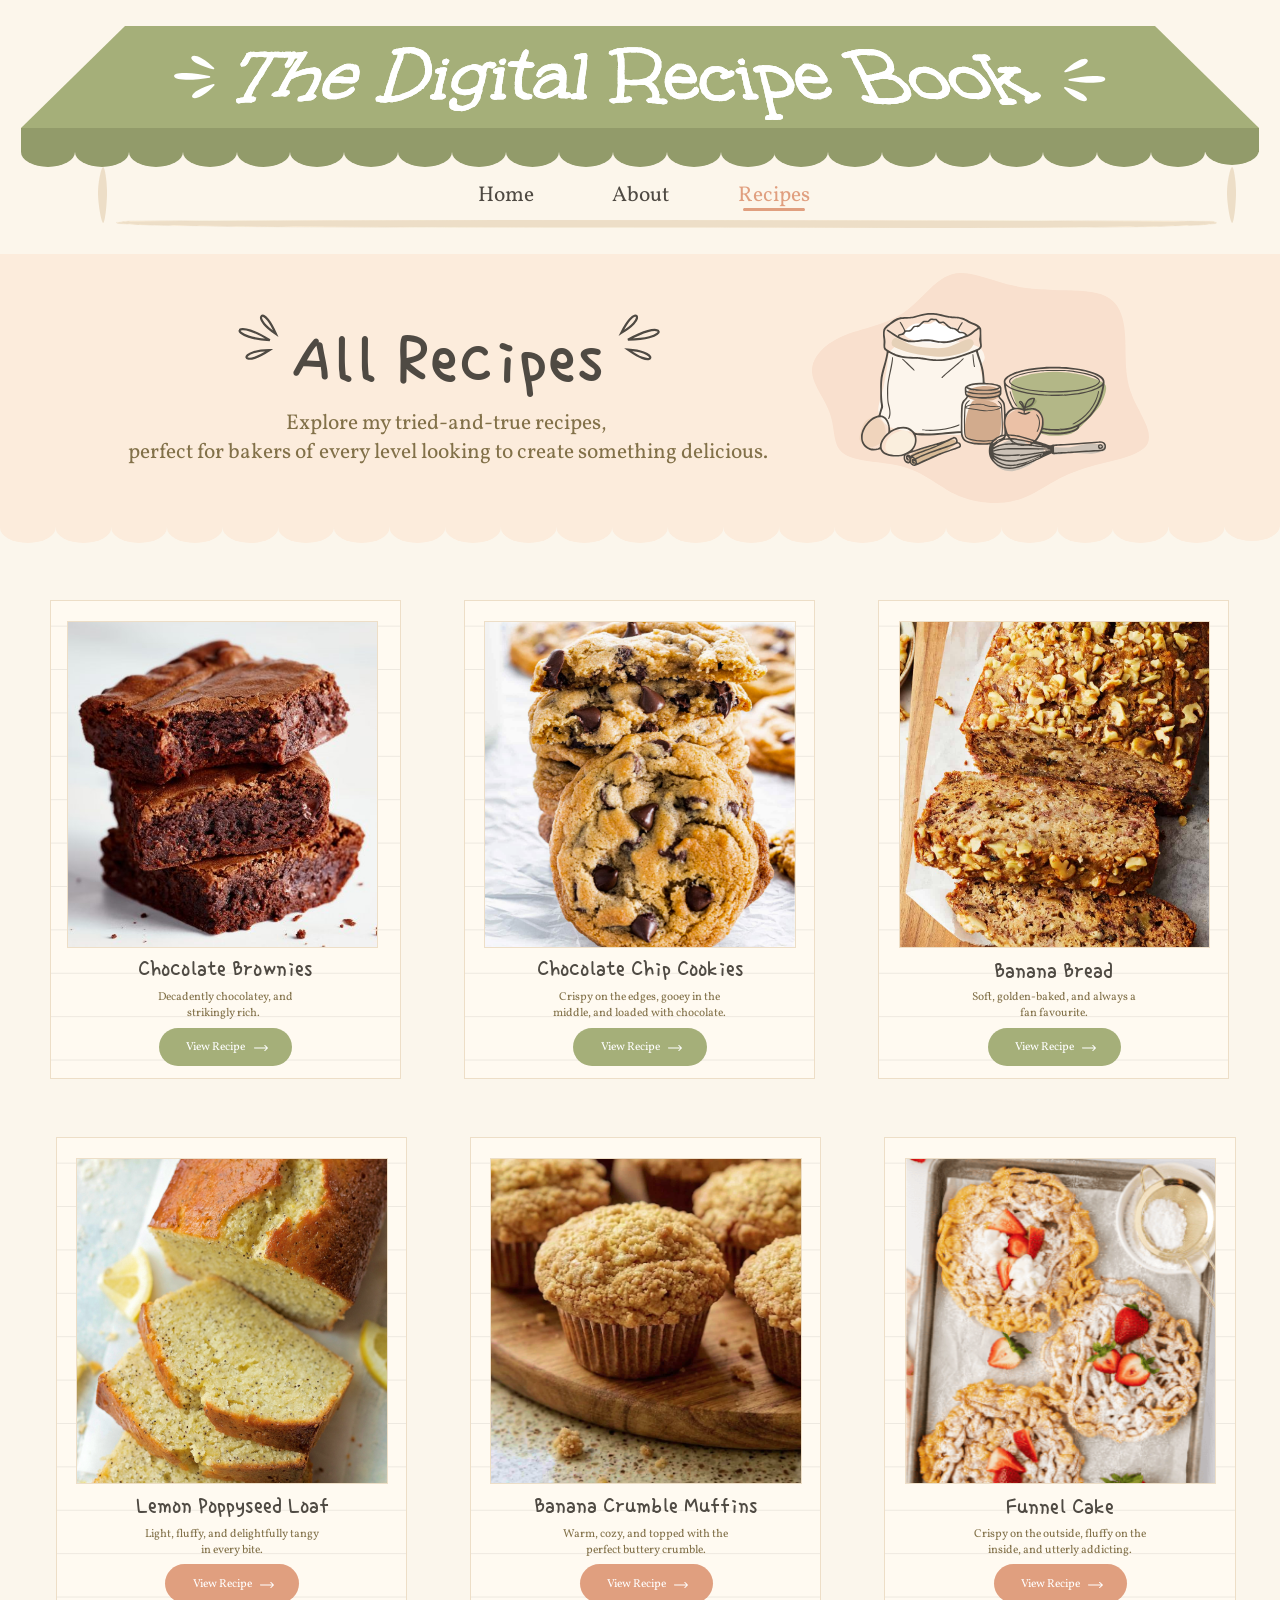
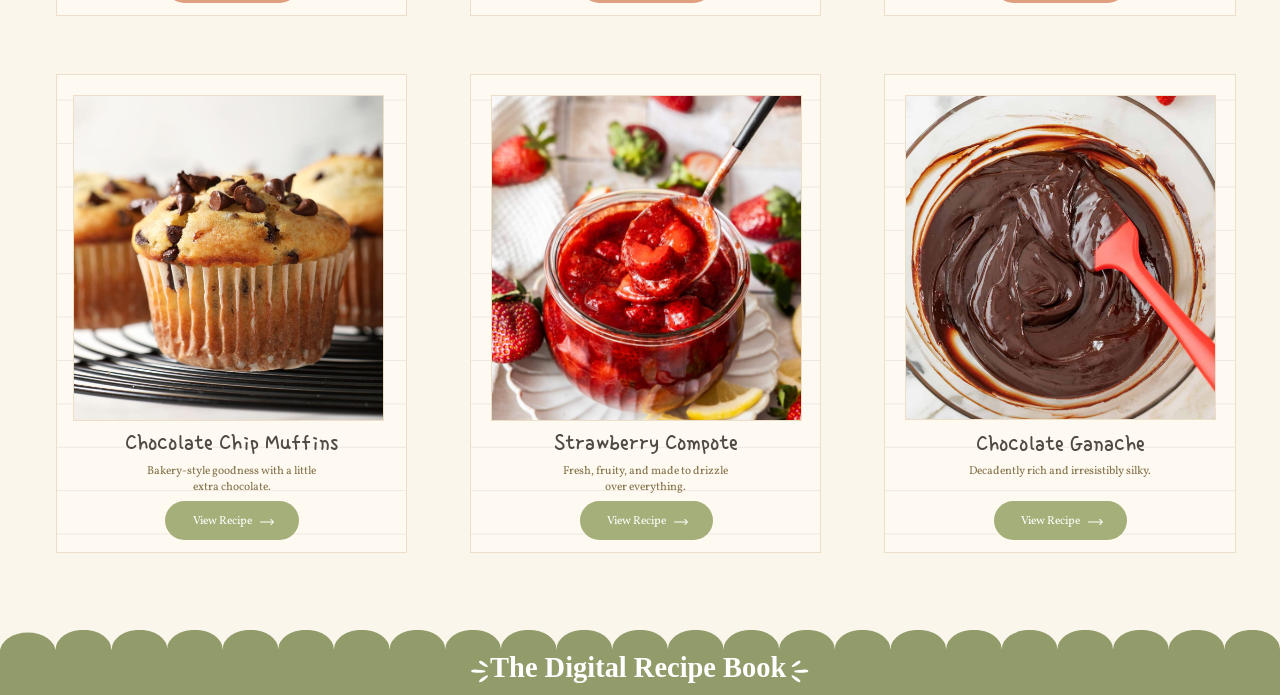
<file: digital-recipe-book/all-recipes.html>
<!DOCTYPE html>
<html lang="en">
<head>
  <meta charset="UTF-8" />
  <meta name="viewport" content="width=device-width, initial-scale=1" />
  <title>All Recipes | The Digital Recipe Book</title>
  <link rel="stylesheet" href="css/figma-frame.css?v=notebook-restore-v1" />
</head>
<body data-active="recipes">
  <div class="viewport">
    <div class="frame-scale" data-frame-scale>
      <div class="frame" data-figma-frame style="height:2582px;min-height:2582px">
<div class="fig" data-node-id="299:975" data-name="All Recipes Page" style="background:#ffeed6;position:relative;width:100%;height:100%;">
      <div class="fig" data-node-id="305:1675" data-name="Recipe List" style="position:absolute;background:#fbf6ec;height:2016px;left:0px;overflow:hidden;top:566px;width:1440px;">
        <div class="fig" data-node-id="305:1868" data-name="Footer" style="position:absolute;display:contents;left:0px;top:1943px;">
          <div class="fig" data-node-id="305:1869" style="position:absolute;display:flex;height:73px;align-items:center;justify-content:center;left:0px;top:1943px;width:1440px;">
            <div class="fig" style="flex:none;transform:rotate(180deg);">
              <div class="fig" data-name="Scallops Bottom" style="height:73px;position:relative;width:1440px;">
                <img alt="" class="fig" src="assets/figma/1c1c4d44-948f-4431-a5b3-dc631cefb203.svg"  style="position:absolute;display:block;top:0;right:0;bottom:0;left:0;max-width:none;width:100%;height:100%;">
              </div>
            </div>
          </div>
          <div class="fig" data-node-id="305:1894" data-name="The Digital Recipe Book" style="position:absolute;display:contents;left:530px;top:1967px;">
            <div class="fig" data-node-id="305:1895" style="position:absolute;display:flex;height:26.028px;align-items:center;justify-content:center;left:888px;top:1976px;width:22px;">
              <div class="fig" style="flex:none;transform:scaleY(-1) rotate(180deg);">
                <div class="fig" style="height:26.028px;position:relative;width:22px;">
                  <img alt="" class="fig" src="assets/figma/295fffe6-b075-47b2-a344-afe29148d80c.svg"  style="position:absolute;display:block;top:0;right:0;bottom:0;left:0;max-width:none;width:100%;height:100%;">
                </div>
              </div>
            </div>
            <div class="fig" data-node-id="305:1899" style="position:absolute;height:26.028px;left:530px;top:1976px;width:22px;">
              <img alt="" class="fig" src="assets/figma/0b5a4779-b151-4258-8014-041424d5ce44.svg"  style="position:absolute;display:block;top:0;right:0;bottom:0;left:0;max-width:none;width:100%;height:100%;">
            </div>
            <p class="fig" data-node-id="305:1903" style="word-break:break-word;position:absolute;font-family:'Unkempt', Georgia, serif;font-weight:700;height:47px;line-height:normal;left:718px;font-style:normal;font-size:32px;text-align:center;color:#fff;top:1967px;width:362px;transform:translateX(-50%);">
              The Digital Recipe Book
            </p>
          </div>
        </div>
        <div class="fig" data-node-id="305:1811" data-name="Chocolate Ganache Sec" style="position:absolute;display:contents;left:995px;top:1317px;">
          <div class="fig" data-node-id="305:1812" style="position:absolute;border-color:#eddec7;border-width:1.5px;border-style:solid;height:539px;left:995px;top:1317px;width:395px;">
            <div aria-hidden class="fig" style="position:absolute;top:0;right:0;bottom:0;left:0;pointer-events:none;">
              <div class="fig"  style="position:absolute;background:#fffaf1;top:0;right:0;bottom:0;left:0;"></div>
              <div class="notebook-lines" data-line-count="11" data-margin="0" aria-hidden="true"></div>
            </div>
          </div>
          <div class="fig" data-node-id="305:1864" data-name="IMG_7928 1" style="position:absolute;border-width:1px;border-color:#eddec7;border-style:solid;height:366px;left:1018px;top:1341px;width:350px;">
            <div class="fig" style="position:absolute;top:0;right:0;bottom:0;left:0;overflow:hidden;pointer-events:none;">
              <img alt="" class="fig" src="assets/figma/888e558c-58f0-45b1-8108-11a0709aa2d1.png"  style="position:absolute;height:148.92%;left:0px;max-width:none;top:-25.01%;width:103.86%;">
            </div>
          </div>
          <div class="fig" data-node-id="305:1814" data-name="View Recipe Button" style="position:absolute;display:contents;left:1118px;top:1798px;">
            <div class="fig" data-node-id="305:1815"  style="position:absolute;background:#a5af79;height:43px;left:1118px;border-radius:28px;top:1798px;width:150px;"></div>
            <div class="fig" data-node-id="305:1816" style="position:absolute;height:0px;left:1225px;top:1821px;width:15px;">
              <div class="fig" style="position:absolute;top:-3.68px;right:-3.33%;bottom:-3.68px;left:-3.33%;">
                <img alt="" class="fig" src="assets/figma/b3d4beb3-f573-4c4d-bd0a-e911b1c86411.svg"  style="display:block;max-width:none;width:100%;height:100%;">
              </div>
            </div>
            <p class="fig" data-node-id="305:1817" style="word-break:break-word;position:absolute;font-family:'Vollkorn', Georgia, serif;font-weight:400;height:18px;line-height:normal;left:1182px;font-size:13px;text-align:center;color:#fff;top:1811px;width:74px;transform:translateX(-50%);">View Recipe </p>
          </div>
          <p class="fig" data-node-id="305:1818" style="word-break:break-word;position:absolute;font-family:'Vollkorn', Georgia, serif;font-weight:400;height:36px;line-height:normal;left:1192.5px;color:#827149;font-size:13px;text-align:center;top:1755px;width:205px;transform:translateX(-50%);">
            Decadently rich and irresistibly silky.
          </p>
          <p class="fig" data-node-id="305:1819" style="white-space:nowrap;word-break:break-word;position:absolute;font-family:'Single Day', cursive;height:30px;line-height:normal;left:1192.72px;font-style:normal;color:#4f4a43;font-size:27px;text-align:center;top:1717px;width:255.442px;transform:translateX(-50%);">
            Chocolate Ganache
          </p>
        </div>
        <div class="fig" data-node-id="305:1820" data-name="Strawberry Compote Sec" style="position:absolute;display:contents;left:529px;top:1317px;">
          <div class="fig" data-node-id="305:1821" style="position:absolute;border-color:#eddec7;border-width:1.5px;border-style:solid;height:539px;left:529px;top:1317px;width:395px;">
            <div aria-hidden class="fig" style="position:absolute;top:0;right:0;bottom:0;left:0;pointer-events:none;">
              <div class="fig"  style="position:absolute;background:#fffaf1;top:0;right:0;bottom:0;left:0;"></div>
              <div class="notebook-lines" data-line-count="11" data-margin="0" aria-hidden="true"></div>
            </div>
          </div>
          <div class="fig" data-node-id="305:1862" data-name="IMG_7928 1" style="position:absolute;border-width:1px;border-color:#eddec7;border-style:solid;height:367px;left:552px;top:1341px;width:350px;">
            <div class="fig" style="position:absolute;top:0;right:0;bottom:0;left:0;overflow:hidden;pointer-events:none;">
              <img alt="" class="fig" src="assets/figma/fd2a3f5f-d89a-4d77-ad58-987cda9cdf19.png"  style="position:absolute;height:143.05%;left:0px;max-width:none;top:-3.68%;width:100%;">
            </div>
          </div>
          <div class="fig" data-node-id="305:1823" data-name="View Recipe Button" style="position:absolute;display:contents;left:652px;top:1798px;">
            <div class="fig" data-node-id="305:1824"  style="position:absolute;background:#a5af79;height:43px;left:652px;border-radius:28px;top:1798px;width:150px;"></div>
            <div class="fig" data-node-id="305:1825" style="position:absolute;height:0px;left:759px;top:1821px;width:15px;">
              <div class="fig" style="position:absolute;top:-3.68px;right:-3.33%;bottom:-3.68px;left:-3.33%;">
                <img alt="" class="fig" src="assets/figma/768a1662-96bd-4dbe-8664-49268805669d.svg"  style="display:block;max-width:none;width:100%;height:100%;">
              </div>
            </div>
            <p class="fig" data-node-id="305:1826" style="word-break:break-word;position:absolute;font-family:'Vollkorn', Georgia, serif;font-weight:400;height:18px;line-height:normal;left:716px;font-size:13px;text-align:center;color:#fff;top:1811px;width:74px;transform:translateX(-50%);">View Recipe </p>
          </div>
          <p class="fig" data-node-id="305:1827" style="word-break:break-word;position:absolute;font-family:'Vollkorn', Georgia, serif;font-weight:400;height:36px;line-height:normal;left:726.5px;color:#827149;font-size:13px;text-align:center;top:1755px;width:205px;transform:translateX(-50%);">
            Fresh, fruity, and made to drizzle over everything.
          </p>
          <p class="fig" data-node-id="305:1828" style="white-space:nowrap;word-break:break-word;position:absolute;font-family:'Single Day', cursive;height:33px;line-height:normal;left:727px;font-style:normal;color:#4f4a43;font-size:27px;text-align:center;top:1715px;width:322px;transform:translateX(-50%);">
            Strawberry Compote
          </p>
        </div>
        <div class="fig" data-node-id="305:1829" data-name="Chocolate Chip Muffins Sec" style="position:absolute;display:contents;left:63px;top:1317px;">
          <div class="fig" data-node-id="305:1830" style="position:absolute;border-color:#eddec7;border-width:1.5px;border-style:solid;height:539px;left:63px;top:1317px;width:395px;">
            <div aria-hidden class="fig" style="position:absolute;top:0;right:0;bottom:0;left:0;pointer-events:none;">
              <div class="fig"  style="position:absolute;background:#fffaf1;top:0;right:0;bottom:0;left:0;"></div>
              <div class="notebook-lines" data-line-count="11" data-margin="0" aria-hidden="true"></div>
            </div>
          </div>
          <div class="fig" data-node-id="305:1850" data-name="IMG_7928 1" style="position:absolute;border-width:1px;border-color:#eddec7;border-style:solid;height:367px;left:82px;top:1341px;width:350px;">
            <div class="fig" style="position:absolute;top:0;right:0;bottom:0;left:0;overflow:hidden;pointer-events:none;">
              <img alt="" class="fig" src="assets/figma/9af104ff-6d0c-41af-9335-6285b1ad013b.png"  style="position:absolute;height:143.05%;left:0px;max-width:none;top:-24.93%;width:100%;">
            </div>
          </div>
          <div class="fig" data-node-id="305:1832" data-name="View Recipe Button" style="position:absolute;display:contents;left:186px;top:1798px;">
            <div class="fig" data-node-id="305:1833"  style="position:absolute;background:#a5af79;height:43px;left:186px;border-radius:28px;top:1798px;width:150px;"></div>
            <div class="fig" data-node-id="305:1834" style="position:absolute;height:0px;left:293px;top:1821px;width:15px;">
              <div class="fig" style="position:absolute;top:-3.68px;right:-3.33%;bottom:-3.68px;left:-3.33%;">
                <img alt="" class="fig" src="assets/figma/b3d4beb3-f573-4c4d-bd0a-e911b1c86411.svg"  style="display:block;max-width:none;width:100%;height:100%;">
              </div>
            </div>
            <p class="fig" data-node-id="305:1835" style="word-break:break-word;position:absolute;font-family:'Vollkorn', Georgia, serif;font-weight:400;height:18px;line-height:normal;left:250px;font-size:13px;text-align:center;color:#fff;top:1811px;width:74px;transform:translateX(-50%);">View Recipe </p>
          </div>
          <p class="fig" data-node-id="305:1836" style="word-break:break-word;position:absolute;font-family:'Vollkorn', Georgia, serif;font-weight:400;height:36px;line-height:normal;left:260.5px;color:#827149;font-size:13px;text-align:center;top:1755px;width:203px;transform:translateX(-50%);">
            Bakery-style goodness with a little extra chocolate.
          </p>
          <p class="fig" data-node-id="305:1837" style="white-space:nowrap;word-break:break-word;position:absolute;font-family:'Single Day', cursive;height:30px;line-height:normal;left:261px;font-style:normal;color:#4f4a43;font-size:27px;text-align:center;top:1715px;width:282px;transform:translateX(-50%);">
            Chocolate Chip Muffins
          </p>
        </div>
        <div class="fig" data-node-id="305:1782" data-name="Funnel Cake Sec" style="position:absolute;display:contents;left:995px;top:713px;">
          <div class="fig" data-node-id="305:1783" style="position:absolute;border-color:#eddec7;border-width:1.5px;border-style:solid;height:539px;left:995px;top:713px;width:395px;">
            <div aria-hidden class="fig" style="position:absolute;top:0;right:0;bottom:0;left:0;pointer-events:none;">
              <div class="fig"  style="position:absolute;background:#fffaf1;top:0;right:0;bottom:0;left:0;"></div>
              <div class="notebook-lines" data-line-count="11" data-margin="0" aria-hidden="true"></div>
            </div>
          </div>
          <div class="fig" data-node-id="305:1848" data-name="image 9" style="position:absolute;border-width:1px;border-color:#eddec7;border-style:solid;height:367px;left:1018px;top:737px;width:350px;">
            <img alt="" class="fig" src="assets/figma/0332fa88-3814-4628-a2ab-90a4a646301e.png"  style="position:absolute;top:0;right:0;bottom:0;left:0;max-width:none;object-position:bottom;pointer-events:none;width:100%;height:100%;">
          </div>
          <div class="fig" data-node-id="305:1785" data-name="View Recipe Button" style="position:absolute;display:contents;left:1118px;top:1194px;">
            <div class="fig" data-node-id="305:1786"  style="position:absolute;background:#e09f7f;height:43px;left:1118px;border-radius:28px;top:1194px;width:150px;"></div>
            <div class="fig" data-node-id="305:1787" style="position:absolute;height:0px;left:1225px;top:1217px;width:15px;">
              <div class="fig" style="position:absolute;top:-3.68px;right:-3.33%;bottom:-3.68px;left:-3.33%;">
                <img alt="" class="fig" src="assets/figma/b3d4beb3-f573-4c4d-bd0a-e911b1c86411.svg"  style="display:block;max-width:none;width:100%;height:100%;">
              </div>
            </div>
            <p class="fig" data-node-id="305:1788" style="word-break:break-word;position:absolute;font-family:'Vollkorn', Georgia, serif;font-weight:400;height:18px;line-height:normal;left:1182px;font-size:13px;text-align:center;color:#fff;top:1207px;width:74px;transform:translateX(-50%);">View Recipe </p>
          </div>
          <p class="fig" data-node-id="305:1789" style="word-break:break-word;position:absolute;font-family:'Vollkorn', Georgia, serif;font-weight:400;height:36px;line-height:normal;left:1192.5px;color:#827149;font-size:13px;text-align:center;top:1151px;width:205px;transform:translateX(-50%);">
            Crispy on the outside, fluffy on the inside, and utterly addicting.
          </p>
          <p class="fig" data-node-id="305:1790" style="white-space:nowrap;word-break:break-word;position:absolute;font-family:'Single Day', cursive;height:30px;line-height:normal;left:1192.72px;font-style:normal;color:#4f4a43;font-size:27px;text-align:center;top:1113px;width:255.442px;transform:translateX(-50%);">
            Funnel Cake
          </p>
        </div>
        <div class="fig" data-node-id="305:1791" data-name="Banana Cruble Muffin Sec" style="position:absolute;display:contents;left:529px;top:713px;">
          <div class="fig" data-node-id="305:1792" style="position:absolute;border-color:#eddec7;border-width:1.5px;border-style:solid;height:539px;left:529px;top:713px;width:395px;">
            <div aria-hidden class="fig" style="position:absolute;top:0;right:0;bottom:0;left:0;pointer-events:none;">
              <div class="fig"  style="position:absolute;background:#fffaf1;top:0;right:0;bottom:0;left:0;"></div>
              <div class="notebook-lines" data-line-count="11" data-margin="0" aria-hidden="true"></div>
            </div>
          </div>
          <div class="fig" data-node-id="305:1794" data-name="View Recipe Button" style="position:absolute;display:contents;left:652px;top:1194px;">
            <div class="fig" data-node-id="305:1795"  style="position:absolute;background:#e09f7f;height:43px;left:652px;border-radius:28px;top:1194px;width:150px;"></div>
            <div class="fig" data-node-id="305:1796" style="position:absolute;height:0px;left:759px;top:1217px;width:15px;">
              <div class="fig" style="position:absolute;top:-3.68px;right:-3.33%;bottom:-3.68px;left:-3.33%;">
                <img alt="" class="fig" src="assets/figma/768a1662-96bd-4dbe-8664-49268805669d.svg"  style="display:block;max-width:none;width:100%;height:100%;">
              </div>
            </div>
            <p class="fig" data-node-id="305:1797" style="word-break:break-word;position:absolute;font-family:'Vollkorn', Georgia, serif;font-weight:400;height:18px;line-height:normal;left:716px;font-size:13px;text-align:center;color:#fff;top:1207px;width:74px;transform:translateX(-50%);">View Recipe </p>
          </div>
          <p class="fig" data-node-id="305:1798" style="word-break:break-word;position:absolute;font-family:'Vollkorn', Georgia, serif;font-weight:400;height:36px;line-height:normal;left:726.5px;color:#827149;font-size:13px;text-align:center;top:1151px;width:205px;transform:translateX(-50%);">
            Warm, cozy, and topped with the perfect buttery crumble.
          </p>
          <p class="fig" data-node-id="305:1799" style="white-space:nowrap;word-break:break-word;position:absolute;font-family:'Single Day', cursive;height:33px;line-height:normal;left:727px;font-style:normal;color:#4f4a43;font-size:27px;text-align:center;top:1111px;width:322px;transform:translateX(-50%);">
            Banana Crumble Muffins
          </p>
          <div class="fig" data-node-id="305:1846" data-name="image 18" style="position:absolute;border-width:1px;border-color:#eddec7;border-style:solid;height:367px;left:551px;top:737px;width:351px;">
            <img alt="" class="fig" src="assets/figma/7e955411-159a-4029-8541-b4cc4ee81444.png"  style="position:absolute;top:0;right:0;bottom:0;left:0;max-width:none;object-position:bottom;pointer-events:none;width:100%;height:100%;">
          </div>
        </div>
        <div class="fig" data-node-id="305:1800" data-name="Lemon Poppyseed Loaf Sec" style="position:absolute;display:contents;left:63px;top:713px;">
          <div class="fig" data-node-id="305:1801" style="position:absolute;border-color:#eddec7;border-width:1.5px;border-style:solid;height:539px;left:63px;top:713px;width:395px;">
            <div aria-hidden class="fig" style="position:absolute;top:0;right:0;bottom:0;left:0;pointer-events:none;">
              <div class="fig"  style="position:absolute;background:#fffaf1;top:0;right:0;bottom:0;left:0;"></div>
              <div class="notebook-lines" data-line-count="11" data-margin="0" aria-hidden="true"></div>
            </div>
          </div>
          <div class="fig" data-node-id="305:1803" data-name="View Recipe Button" style="position:absolute;display:contents;left:186px;top:1194px;">
            <div class="fig" data-node-id="305:1804"  style="position:absolute;background:#e09f7f;height:43px;left:186px;border-radius:28px;top:1194px;width:150px;"></div>
            <div class="fig" data-node-id="305:1805" style="position:absolute;height:0px;left:293px;top:1217px;width:15px;">
              <div class="fig" style="position:absolute;top:-3.68px;right:-3.33%;bottom:-3.68px;left:-3.33%;">
                <img alt="" class="fig" src="assets/figma/b3d4beb3-f573-4c4d-bd0a-e911b1c86411.svg"  style="display:block;max-width:none;width:100%;height:100%;">
              </div>
            </div>
            <p class="fig" data-node-id="305:1806" style="word-break:break-word;position:absolute;font-family:'Vollkorn', Georgia, serif;font-weight:400;height:18px;line-height:normal;left:250px;font-size:13px;text-align:center;color:#fff;top:1207px;width:74px;transform:translateX(-50%);">View Recipe </p>
          </div>
          <p class="fig" data-node-id="305:1807" style="word-break:break-word;position:absolute;font-family:'Vollkorn', Georgia, serif;font-weight:400;height:36px;line-height:normal;left:260.5px;color:#827149;font-size:13px;text-align:center;top:1151px;width:203px;transform:translateX(-50%);">
            Light, fluffy, and delightfully tangy in every bite.
          </p>
          <p class="fig" data-node-id="305:1808" style="white-space:nowrap;word-break:break-word;position:absolute;font-family:'Single Day', cursive;height:30px;line-height:normal;left:261px;font-style:normal;color:#4f4a43;font-size:27px;text-align:center;top:1111px;width:282px;transform:translateX(-50%);">
            Lemon Poppyseed Loaf
          </p>
          <div class="fig" data-node-id="305:1841" data-name="image 6" style="position:absolute;border-width:1px;border-color:#eddec7;border-style:solid;height:367px;left:86px;top:737px;width:350px;">
            <img alt="" class="fig" src="assets/figma/f2d639a4-ec15-475c-ab0f-b2be5efa20fb.png"  style="position:absolute;top:0;right:0;bottom:0;left:0;max-width:none;object-position:bottom;pointer-events:none;width:100%;height:100%;">
          </div>
        </div>
        <div class="fig" data-node-id="305:1698" data-name="Banana Bread Sec" style="position:absolute;display:contents;left:988px;top:109px;">
          <div class="fig" data-node-id="305:1699" style="position:absolute;border-color:#eddec7;border-width:1.5px;border-style:solid;height:539px;left:988px;top:109px;width:395px;">
            <div aria-hidden class="fig" style="position:absolute;top:0;right:0;bottom:0;left:0;pointer-events:none;">
              <div class="fig"  style="position:absolute;background:#fffaf1;top:0;right:0;bottom:0;left:0;"></div>
              <div class="notebook-lines" data-line-count="11" data-margin="0" aria-hidden="true"></div>
            </div>
          </div>
          <div class="fig" data-node-id="305:1700" data-name="Banana Bread" style="position:absolute;border-width:1px;border-color:#eddec7;border-style:solid;height:367px;left:1011px;top:133px;width:350px;">
            <div class="fig" style="position:absolute;top:0;right:0;bottom:0;left:0;overflow:hidden;pointer-events:none;">
              <img alt="" class="fig" src="assets/figma/92596a65-48e4-4574-a5ec-3f78c2cecdc8.png"  style="position:absolute;height:110.45%;left:-9.4%;max-width:none;top:0px;width:115.82%;">
            </div>
          </div>
          <div class="fig" data-node-id="305:1701" data-name="View Recipe Button" style="position:absolute;display:contents;left:1111px;top:590px;">
            <div class="fig" data-node-id="305:1702"  style="position:absolute;background:#a5af79;height:43px;left:1111px;border-radius:28px;top:590px;width:150px;"></div>
            <div class="fig" data-node-id="305:1703" style="position:absolute;height:0px;left:1218px;top:613px;width:15px;">
              <div class="fig" style="position:absolute;top:-3.68px;right:-3.33%;bottom:-3.68px;left:-3.33%;">
                <img alt="" class="fig" src="assets/figma/b3d4beb3-f573-4c4d-bd0a-e911b1c86411.svg"  style="display:block;max-width:none;width:100%;height:100%;">
              </div>
            </div>
            <p class="fig" data-node-id="305:1704" style="word-break:break-word;position:absolute;font-family:'Vollkorn', Georgia, serif;font-weight:400;height:18px;line-height:normal;left:1175px;font-size:13px;text-align:center;color:#fff;top:603px;width:74px;transform:translateX(-50%);">View Recipe </p>
          </div>
          <p class="fig" data-node-id="305:1705" style="word-break:break-word;position:absolute;font-family:'Vollkorn', Georgia, serif;font-weight:400;height:36px;line-height:normal;left:1185.5px;color:#827149;font-size:13px;text-align:center;top:547px;width:205px;transform:translateX(-50%);">
            Soft, golden-baked, and always a fan favourite.
          </p>
          <p class="fig" data-node-id="305:1706" style="white-space:nowrap;word-break:break-word;position:absolute;font-family:'Single Day', cursive;height:30px;line-height:normal;left:1185.72px;font-style:normal;color:#4f4a43;font-size:27px;text-align:center;top:509px;width:255.442px;transform:translateX(-50%);">
            Banana Bread
          </p>
        </div>
        <div class="fig" data-node-id="305:1707" data-name="Cookie Sec" style="position:absolute;display:contents;left:522px;top:109px;">
          <div class="fig" data-node-id="305:1708" style="position:absolute;border-color:#eddec7;border-width:1.5px;border-style:solid;height:539px;left:522px;top:109px;width:395px;">
            <div aria-hidden class="fig" style="position:absolute;top:0;right:0;bottom:0;left:0;pointer-events:none;">
              <div class="fig"  style="position:absolute;background:#fffaf1;top:0;right:0;bottom:0;left:0;"></div>
              <div class="notebook-lines" data-line-count="11" data-margin="0" aria-hidden="true"></div>
            </div>
          </div>
          <div class="fig" data-node-id="305:1709" data-name="Cookie" style="position:absolute;border-width:1px;border-color:#eddec7;border-style:solid;height:367px;left:545px;top:133px;width:350px;">
            <img alt="" class="fig" src="assets/figma/511d76a5-c03a-4b8e-88c9-c5dd21b99837.png"  style="position:absolute;top:0;right:0;bottom:0;left:0;max-width:none;object-position:bottom;pointer-events:none;width:100%;height:100%;">
          </div>
          <div class="fig" data-node-id="305:1710" data-name="View Recipe Button" style="position:absolute;display:contents;left:645px;top:590px;">
            <div class="fig" data-node-id="305:1711"  style="position:absolute;background:#a5af79;height:43px;left:645px;border-radius:28px;top:590px;width:150px;"></div>
            <div class="fig" data-node-id="305:1712" style="position:absolute;height:0px;left:752px;top:613px;width:15px;">
              <div class="fig" style="position:absolute;top:-3.68px;right:-3.33%;bottom:-3.68px;left:-3.33%;">
                <img alt="" class="fig" src="assets/figma/768a1662-96bd-4dbe-8664-49268805669d.svg"  style="display:block;max-width:none;width:100%;height:100%;">
              </div>
            </div>
            <p class="fig" data-node-id="305:1713" style="word-break:break-word;position:absolute;font-family:'Vollkorn', Georgia, serif;font-weight:400;height:18px;line-height:normal;left:709px;font-size:13px;text-align:center;color:#fff;top:603px;width:74px;transform:translateX(-50%);">View Recipe </p>
          </div>
          <p class="fig" data-node-id="305:1714" style="word-break:break-word;position:absolute;font-family:'Vollkorn', Georgia, serif;font-weight:400;height:36px;line-height:normal;left:719.5px;color:#827149;font-size:13px;text-align:center;top:547px;width:205px;transform:translateX(-50%);">
            Crispy on the edges, gooey in the middle, and loaded with chocolate.
          </p>
          <p class="fig" data-node-id="305:1715" style="white-space:nowrap;word-break:break-word;position:absolute;font-family:'Single Day', cursive;height:33px;line-height:normal;left:720px;font-style:normal;color:#4f4a43;font-size:27px;text-align:center;top:507px;width:322px;transform:translateX(-50%);">
            Chocolate Chip Cookies
          </p>
        </div>
        <div class="fig" data-node-id="305:1716" data-name="Brownie Sec" style="position:absolute;display:contents;left:56px;top:109px;">
          <div class="fig" data-node-id="305:1717" style="position:absolute;border-color:#eddec7;border-width:1.5px;border-style:solid;height:539px;left:56px;top:109px;width:395px;">
            <div aria-hidden class="fig" style="position:absolute;top:0;right:0;bottom:0;left:0;pointer-events:none;">
              <div class="fig"  style="position:absolute;background:#fffaf1;top:0;right:0;bottom:0;left:0;"></div>
              <div class="notebook-lines" data-line-count="11" data-margin="0" aria-hidden="true"></div>
            </div>
          </div>
          <div class="fig" data-node-id="305:1718" data-name="image 2" style="position:absolute;border-width:1px;border-color:#eddec7;border-style:solid;height:367px;left:75px;top:133px;width:350px;">
            <div class="fig" style="position:absolute;top:0;right:0;bottom:0;left:0;overflow:hidden;pointer-events:none;">
              <img alt="" class="fig" src="assets/figma/5b6a1992-9813-4c3f-8e83-8f32a65efdc5.png"  style="position:absolute;height:100%;left:-2.86%;max-width:none;top:0px;width:104.86%;">
            </div>
          </div>
          <div class="fig" data-node-id="305:1719" data-name="View Recipe Button" style="position:absolute;display:contents;left:179px;top:590px;">
            <div class="fig" data-node-id="305:1720"  style="position:absolute;background:#a5af79;height:43px;left:179px;border-radius:28px;top:590px;width:150px;"></div>
            <div class="fig" data-node-id="305:1721" style="position:absolute;height:0px;left:286px;top:613px;width:15px;">
              <div class="fig" style="position:absolute;top:-3.68px;right:-3.33%;bottom:-3.68px;left:-3.33%;">
                <img alt="" class="fig" src="assets/figma/b3d4beb3-f573-4c4d-bd0a-e911b1c86411.svg"  style="display:block;max-width:none;width:100%;height:100%;">
              </div>
            </div>
            <p class="fig" data-node-id="305:1722" style="word-break:break-word;position:absolute;font-family:'Vollkorn', Georgia, serif;font-weight:400;height:18px;line-height:normal;left:243px;font-size:13px;text-align:center;color:#fff;top:603px;width:74px;transform:translateX(-50%);">View Recipe </p>
          </div>
          <p class="fig" data-node-id="305:1723" style="word-break:break-word;position:absolute;font-family:'Vollkorn', Georgia, serif;font-weight:400;height:36px;line-height:normal;left:253.5px;color:#827149;font-size:13px;text-align:center;top:547px;width:203px;white-space:pre-wrap;transform:translateX(-50%);">Decadently chocolatey, and strikingly rich.  </p>
          <p class="fig" data-node-id="305:1724" style="white-space:nowrap;word-break:break-word;position:absolute;font-family:'Single Day', cursive;height:30px;line-height:normal;left:254px;font-style:normal;color:#4f4a43;font-size:27px;text-align:center;top:507px;width:282px;transform:translateX(-50%);">
            Chocolate Brownies
          </p>
        </div>
        <div class="fig" data-node-id="305:1726" data-name="Scallops" style="position:absolute;height:44.365px;left:0px;top:0px;width:1440px;">
          <img alt="" class="fig" src="assets/figma/7c9fa27a-16aa-4cdf-87c9-18b8ef5388b5.svg"  style="position:absolute;display:block;top:0;right:0;bottom:0;left:0;max-width:none;width:100%;height:100%;">
        </div>
      </div>
      <div class="fig" data-node-id="305:1668" data-name="All Recipes" style="position:absolute;background:#fcecdc;height:280px;left:0px;top:286px;width:1440px;">
        <div class="fig" data-node-id="303:1474" data-name="Text Collection" style="position:absolute;display:contents;left:139px;top:59px;">
          <p class="fig" data-node-id="303:1475" style="white-space:nowrap;word-break:break-word;position:absolute;font-family:'Single Day', cursive;height:80px;line-height:normal;left:504.5px;font-style:normal;color:#4f4a43;font-size:85px;text-align:center;top:67px;width:367px;transform:translateX(-50%);">
            All Recipes
          </p>
          <div class="fig" data-node-id="303:1476" style="word-break:break-word;position:absolute;font-family:'Vollkorn', Georgia, serif;font-weight:400;height:66px;line-height:0;left:504.5px;color:#827149;font-size:24px;text-align:center;top:174px;width:731px;white-space:pre-wrap;transform:translateX(-50%);">
            <p class="fig" style="line-height:normal;margin-bottom:0px;">Explore my tried-and-true recipes, </p>
            <p class="fig" style="line-height:normal;">perfect for bakers of every level looking to create something delicious.</p>
          </div>
          <div class="fig" data-node-id="303:1482" style="position:absolute;display:flex;height:69.935px;align-items:center;justify-content:center;left:688px;top:59px;width:62.972px;transform-origin:50% 50%;">
            <div class="fig" style="flex:none;transform:scaleY(-1) rotate(193.48deg);transform-origin:50% 50%;">
              <div class="fig" style="height:58.621px;position:relative;width:48.294px;">
                <img alt="" class="fig" src="assets/figma/383d9588-b402-4c67-985c-ccd081728f2d.svg"  style="position:absolute;display:block;top:0;right:0;bottom:0;left:0;max-width:none;width:100%;height:100%;">
              </div>
            </div>
          </div>
          <div class="fig" data-node-id="303:1486" style="position:absolute;display:flex;height:69.329px;align-items:center;justify-content:center;left:259px;top:60px;width:61.86px;">
            <div class="fig" style="flex:none;transform:rotate(16.52deg);">
              <div class="fig" style="height:58.305px;position:relative;width:47.228px;">
                <img alt="" class="fig" src="assets/figma/4c931be3-238f-4684-ba90-9a45fef55a48.svg"  style="position:absolute;display:block;top:0;right:0;bottom:0;left:0;max-width:none;width:100%;height:100%;">
              </div>
            </div>
          </div>
        </div>
        <div class="fig" data-node-id="305:1665" data-name="Image" style="position:absolute;display:contents;left:913px;">
          <div class="fig" data-node-id="305:1664" data-name="Vector" style="position:absolute;height:259px;left:913px;top:21px;width:380px;">
            <img alt="" class="fig" src="assets/figma/40e7a22a-fe92-48ff-8d69-86234aecfd3f.svg"  style="position:absolute;display:block;top:0;right:0;bottom:0;left:0;max-width:none;width:100%;height:100%;">
          </div>
          <div class="fig" data-node-id="305:1634" data-name="Image" style="position:absolute;height:308px;left:921px;overflow:hidden;width:379px;">
            <div class="fig" data-node-id="308:2" data-name="Loose colour washes" style="position:absolute;height:296px;left:33px;top:32px;width:346px;">
              <img alt="" class="fig" src="assets/figma/f7074040-6b27-452d-9a41-0bc6d39af2a0.svg"  style="position:absolute;display:block;top:0;right:0;bottom:0;left:0;max-width:none;width:100%;height:100%;">
            </div>
            <div class="fig" data-node-id="305:1635" data-name="others" style="position:absolute;top:21.49%;right:14.62%;bottom:21.44%;left:12.69%;">
              <img alt="" class="fig" src="assets/figma/b39e1792-665d-4aff-93e9-be22f70a1faa.svg"  style="position:absolute;display:block;top:0;right:0;bottom:0;left:0;max-width:none;width:100%;height:100%;">
            </div>
            <div class="fig" data-node-id="305:1639" data-name="bag" style="position:absolute;top:36.31%;right:53.69%;bottom:54.89%;left:24.74%;">
              <img alt="" class="fig" src="assets/figma/72ca99b9-c119-4382-8286-1aefff4392aa.svg"  style="position:absolute;display:block;top:0;right:0;bottom:0;left:0;max-width:none;width:100%;height:100%;">
            </div>
            <div class="fig" data-node-id="305:1643" data-name="##his" style="position:absolute;top:37.43%;right:78%;bottom:39.83%;left:20.26%;">
              <img alt="" class="fig" src="assets/figma/1e6cde4a-cc99-4a2e-abe5-bca97092477c.svg"  style="position:absolute;display:block;top:0;right:0;bottom:0;left:0;max-width:none;width:100%;height:100%;">
            </div>
            <div class="fig" data-node-id="305:1645" data-name="bowl" style="position:absolute;top:42.43%;right:16.63%;bottom:35.98%;left:56.53%;">
              <img alt="" class="fig" src="assets/figma/4645fbe9-8c0b-444f-b048-1c1022d9a8fb.svg"  style="position:absolute;display:block;top:0;right:0;bottom:0;left:0;max-width:none;width:100%;height:100%;">
            </div>
            <div class="fig" data-node-id="305:1654" data-name="whisk" style="position:absolute;top:68.9%;right:15.63%;bottom:23.55%;left:57.68%;">
              <img alt="" class="fig" src="assets/figma/2c20f745-cbec-4228-9461-34bfb71fcef6.svg"  style="position:absolute;display:block;top:0;right:0;bottom:0;left:0;max-width:none;width:100%;height:100%;">
            </div>
            <div class="fig" data-node-id="305:1661" data-name="apple" style="position:absolute;top:54%;right:34.34%;bottom:35.18%;left:59.83%;">
              <img alt="" class="fig" src="assets/figma/47cb39d9-1510-490e-8c26-7abbc7107721.svg"  style="position:absolute;display:block;top:0;right:0;bottom:0;left:0;max-width:none;width:100%;height:100%;">
            </div>
          </div>
        </div>
      </div>
      <div class="fig" data-node-id="303:1424" data-name="Header" style="position:absolute;background:#fcf6eb;height:286px;left:0px;right:0px;top:0px;">
        <div class="fig" data-node-id="303:1425" data-name="Awning" style="position:absolute;display:contents;left:6px;top:29px;">
          <div class="fig" data-node-id="303:1426" data-name="Scallops" style="position:absolute;display:contents;left:24px;top:143.6px;">
            <div class="fig" data-node-id="303:1427" style="position:absolute;height:33.995px;left:205.6px;top:153.97px;width:60.522px;">
              <img alt="" class="fig" src="assets/figma/86b7c14b-1876-47de-8204-1bbf06e2359e.svg"  style="position:absolute;display:block;top:0;right:0;bottom:0;left:0;max-width:none;width:100%;height:100%;">
            </div>
            <div class="fig" data-node-id="303:1428" style="position:absolute;height:33.995px;left:447.7px;top:153.97px;width:60.522px;">
              <img alt="" class="fig" src="assets/figma/86b7c14b-1876-47de-8204-1bbf06e2359e.svg"  style="position:absolute;display:block;top:0;right:0;bottom:0;left:0;max-width:none;width:100%;height:100%;">
            </div>
            <div class="fig" data-node-id="303:1429" style="position:absolute;height:33.995px;left:266.1px;top:153.97px;width:60.522px;">
              <img alt="" class="fig" src="assets/figma/86b7c14b-1876-47de-8204-1bbf06e2359e.svg"  style="position:absolute;display:block;top:0;right:0;bottom:0;left:0;max-width:none;width:100%;height:100%;">
            </div>
            <div class="fig" data-node-id="303:1430" style="position:absolute;height:33.995px;left:326.6px;top:153.97px;width:60.522px;">
              <img alt="" class="fig" src="assets/figma/86b7c14b-1876-47de-8204-1bbf06e2359e.svg"  style="position:absolute;display:block;top:0;right:0;bottom:0;left:0;max-width:none;width:100%;height:100%;">
            </div>
            <div class="fig" data-node-id="303:1431" style="position:absolute;height:33.995px;left:24px;top:153.97px;width:60.522px;">
              <img alt="" class="fig" src="assets/figma/86b7c14b-1876-47de-8204-1bbf06e2359e.svg"  style="position:absolute;display:block;top:0;right:0;bottom:0;left:0;max-width:none;width:100%;height:100%;">
            </div>
            <div class="fig" data-node-id="303:1432" style="position:absolute;height:33.995px;left:508.2px;top:153.97px;width:60.522px;">
              <img alt="" class="fig" src="assets/figma/86b7c14b-1876-47de-8204-1bbf06e2359e.svg"  style="position:absolute;display:block;top:0;right:0;bottom:0;left:0;max-width:none;width:100%;height:100%;">
            </div>
            <div class="fig" data-node-id="303:1433" style="position:absolute;height:33.995px;left:568.7px;top:153.97px;width:60.522px;">
              <img alt="" class="fig" src="assets/figma/86b7c14b-1876-47de-8204-1bbf06e2359e.svg"  style="position:absolute;display:block;top:0;right:0;bottom:0;left:0;max-width:none;width:100%;height:100%;">
            </div>
            <div class="fig" data-node-id="303:1434" style="position:absolute;height:33.995px;left:629.2px;top:153.97px;width:60.522px;">
              <img alt="" class="fig" src="assets/figma/001a8d8c-a336-4e4e-aaa1-363bc6f14b0d.svg"  style="position:absolute;display:block;top:0;right:0;bottom:0;left:0;max-width:none;width:100%;height:100%;">
            </div>
            <div class="fig" data-node-id="303:1435" style="position:absolute;height:33.995px;left:750.3px;top:153.97px;width:60.522px;">
              <img alt="" class="fig" src="assets/figma/001a8d8c-a336-4e4e-aaa1-363bc6f14b0d.svg"  style="position:absolute;display:block;top:0;right:0;bottom:0;left:0;max-width:none;width:100%;height:100%;">
            </div>
            <div class="fig" data-node-id="303:1436" style="position:absolute;height:33.995px;left:871.3px;top:153.97px;width:60.522px;">
              <img alt="" class="fig" src="assets/figma/001a8d8c-a336-4e4e-aaa1-363bc6f14b0d.svg"  style="position:absolute;display:block;top:0;right:0;bottom:0;left:0;max-width:none;width:100%;height:100%;">
            </div>
            <div class="fig" data-node-id="303:1437" style="position:absolute;height:33.995px;left:689.7px;top:153.97px;width:60.522px;">
              <img alt="" class="fig" src="assets/figma/001a8d8c-a336-4e4e-aaa1-363bc6f14b0d.svg"  style="position:absolute;display:block;top:0;right:0;bottom:0;left:0;max-width:none;width:100%;height:100%;">
            </div>
            <div class="fig" data-node-id="303:1438" style="position:absolute;height:33.995px;left:810.8px;top:153.97px;width:60.522px;">
              <img alt="" class="fig" src="assets/figma/001a8d8c-a336-4e4e-aaa1-363bc6f14b0d.svg"  style="position:absolute;display:block;top:0;right:0;bottom:0;left:0;max-width:none;width:100%;height:100%;">
            </div>
            <div class="fig" data-node-id="303:1439" style="position:absolute;height:33.995px;left:1052.9px;top:153.97px;width:60.522px;">
              <img alt="" class="fig" src="assets/figma/001a8d8c-a336-4e4e-aaa1-363bc6f14b0d.svg"  style="position:absolute;display:block;top:0;right:0;bottom:0;left:0;max-width:none;width:100%;height:100%;">
            </div>
            <div class="fig" data-node-id="303:1440" style="position:absolute;height:33.995px;left:931.8px;top:153.97px;width:60.522px;">
              <img alt="" class="fig" src="assets/figma/001a8d8c-a336-4e4e-aaa1-363bc6f14b0d.svg"  style="position:absolute;display:block;top:0;right:0;bottom:0;left:0;max-width:none;width:100%;height:100%;">
            </div>
            <div class="fig" data-node-id="303:1441" style="position:absolute;height:33.995px;left:1113.4px;top:153.97px;width:60.522px;">
              <img alt="" class="fig" src="assets/figma/001a8d8c-a336-4e4e-aaa1-363bc6f14b0d.svg"  style="position:absolute;display:block;top:0;right:0;bottom:0;left:0;max-width:none;width:100%;height:100%;">
            </div>
            <div class="fig" data-node-id="303:1442" style="position:absolute;height:33.995px;left:1173.9px;top:153.97px;width:60.522px;">
              <img alt="" class="fig" src="assets/figma/001a8d8c-a336-4e4e-aaa1-363bc6f14b0d.svg"  style="position:absolute;display:block;top:0;right:0;bottom:0;left:0;max-width:none;width:100%;height:100%;">
            </div>
            <div class="fig" data-node-id="303:1443" style="position:absolute;height:33.995px;left:992.3px;top:153.97px;width:60.522px;">
              <img alt="" class="fig" src="assets/figma/001a8d8c-a336-4e4e-aaa1-363bc6f14b0d.svg"  style="position:absolute;display:block;top:0;right:0;bottom:0;left:0;max-width:none;width:100%;height:100%;">
            </div>
            <div class="fig" data-node-id="303:1444" style="position:absolute;height:33.995px;left:1234px;top:153.97px;width:60.522px;">
              <img alt="" class="fig" src="assets/figma/001a8d8c-a336-4e4e-aaa1-363bc6f14b0d.svg"  style="position:absolute;display:block;top:0;right:0;bottom:0;left:0;max-width:none;width:100%;height:100%;">
            </div>
            <div class="fig" data-node-id="303:1445" style="position:absolute;height:33.995px;left:1355.5px;top:151.7px;width:60.522px;">
              <img alt="" class="fig" src="assets/figma/001a8d8c-a336-4e4e-aaa1-363bc6f14b0d.svg"  style="position:absolute;display:block;top:0;right:0;bottom:0;left:0;max-width:none;width:100%;height:100%;">
            </div>
            <div class="fig" data-node-id="303:1446" style="position:absolute;height:33.995px;left:1295px;top:153.97px;width:60.522px;">
              <img alt="" class="fig" src="assets/figma/001a8d8c-a336-4e4e-aaa1-363bc6f14b0d.svg"  style="position:absolute;display:block;top:0;right:0;bottom:0;left:0;max-width:none;width:100%;height:100%;">
            </div>
            <div class="fig" data-node-id="303:1447" style="position:absolute;height:33.995px;left:387.1px;top:153.97px;width:60.522px;">
              <img alt="" class="fig" src="assets/figma/86b7c14b-1876-47de-8204-1bbf06e2359e.svg"  style="position:absolute;display:block;top:0;right:0;bottom:0;left:0;max-width:none;width:100%;height:100%;">
            </div>
            <div class="fig" data-node-id="303:1448" style="position:absolute;height:33.995px;left:84.52px;top:153.97px;width:60.522px;">
              <img alt="" class="fig" src="assets/figma/86b7c14b-1876-47de-8204-1bbf06e2359e.svg"  style="position:absolute;display:block;top:0;right:0;bottom:0;left:0;max-width:none;width:100%;height:100%;">
            </div>
            <div class="fig" data-node-id="303:1449" style="position:absolute;height:33.995px;left:145px;top:153.97px;width:60.522px;">
              <img alt="" class="fig" src="assets/figma/86b7c14b-1876-47de-8204-1bbf06e2359e.svg"  style="position:absolute;display:block;top:0;right:0;bottom:0;left:0;max-width:none;width:100%;height:100%;">
            </div>
            <div class="fig" data-node-id="303:1450" style="position:absolute;height:27.003px;left:24px;top:143.6px;width:1392px;">
              <img alt="" class="fig" src="assets/figma/a9b92c21-2918-4522-9c80-5758f4097d5d.svg"  style="position:absolute;display:block;top:0;right:0;bottom:0;left:0;max-width:none;width:100%;height:100%;">
            </div>
          </div>
          <div class="fig" data-node-id="303:1451" style="position:absolute;height:153.133px;left:6px;top:29px;width:270px;">
            <div class="fig" style="position:absolute;left:6.7%;right:6.7%;top:0px;">
              <img alt="" class="fig" src="assets/figma/36e85589-1401-4ed3-8d30-792f2e46a7f8.svg"  style="display:block;max-width:none;width:100%;height:100%;">
            </div>
          </div>
          <div class="fig" data-node-id="303:1452" style="position:absolute;height:153.133px;left:1164px;top:29px;width:270px;">
            <div class="fig" style="position:absolute;left:6.7%;right:6.7%;top:0px;">
              <img alt="" class="fig" src="assets/figma/442d66c3-a444-483f-a758-b707e4df80f4.svg"  style="display:block;max-width:none;width:100%;height:100%;">
            </div>
          </div>
          <div class="fig" data-node-id="303:1453"  style="position:absolute;background:#a5af79;height:114.672px;left:141px;top:29px;width:1158px;"></div>
          <div class="fig" data-node-id="303:1454" data-name="Title Embellishment" style="position:absolute;left:195.40px;top:60.48px;width:51.19px;height:51.62px"><img alt="" class="fig" src="assets/figma/embellish-447-6583.svg" style="position:absolute;display:block;top:0;right:0;bottom:0;left:0;max-width:none;width:100%;height:100%;"></div>
          <div class="fig" data-node-id="303:1458" data-name="Title Embellishment" style="position:absolute;left:1191.95px;top:64.47px;width:51.19px;height:51.62px;transform:scaleX(-1);"><img alt="" class="fig" src="assets/figma/embellish-447-6583.svg" style="position:absolute;display:block;top:0;right:0;bottom:0;left:0;max-width:none;width:100%;height:100%;"></div>
          <div class="fig" data-node-id="303:1462" data-name="The Digital Recipe Book" style="position:absolute;height:80.383px;left:267px;top:53.73px;width:903px;">
            <div class="fig" style="position:absolute;top:-1.24%;right:-0.13%;bottom:-1.24%;left:-0.11%;">
              <img alt="" class="fig" src="assets/figma/c30c7ebe-127a-49f3-ba9e-5efaffa90152.svg"  style="display:block;max-width:none;width:100%;height:100%;">
            </div>
          </div>
          <div class="fig" data-node-id="303:1463" data-name="The Digital Recipe Book" style="position:absolute;height:80.383px;left:267px;top:53.73px;width:903px;">
            <div class="fig" style="position:absolute;top:-1.24%;right:-0.13%;bottom:-1.24%;left:-0.11%;">
              <img alt="" class="fig" src="assets/figma/c30c7ebe-127a-49f3-ba9e-5efaffa90152.svg"  style="display:block;max-width:none;width:100%;height:100%;">
            </div>
          </div>
        </div>
        <div class="fig" data-node-id="303:1618" data-name="Pages" style="position:absolute;display:contents;left:527px;top:204px;">
          <p class="fig" data-node-id="303:1624" style="word-break:break-word;position:absolute;font-family:'Vollkorn', Georgia, serif;font-weight:400;height:44px;line-height:normal;left:calc(50% + 150.5px);color:#e09f7f;font-size:24px;text-align:center;top:204px;width:83.933px;transform:translateX(-50%);">
            Recipes
          </p>
          <p class="fig" data-node-id="303:1625" style="word-break:break-word;position:absolute;font-family:'Vollkorn', Georgia, serif;font-weight:400;height:44px;line-height:normal;left:calc(50% + 0.51px);color:#4f4a43;font-size:24px;text-align:center;top:204px;width:83.933px;transform:translateX(-50%);">
            About
          </p>
          <div class="fig" data-node-id="303:1629" style="position:absolute;height:0px;left:837px;top:236px;width:67px;">
            <div class="fig" style="position:absolute;top:-1.50px;right:-2.24%;bottom:-1.50px;left:-2.24%;">
              <img alt="" class="fig" src="assets/figma/9fe8ca32-b862-4e61-be79-646b1dd90be9.svg"  style="display:block;max-width:none;width:100%;height:100%;">
            </div>
          </div>
          <p class="fig" data-node-id="303:1627" style="word-break:break-word;position:absolute;font-family:'Vollkorn', Georgia, serif;font-weight:400;height:44px;line-height:normal;left:calc(50% - 150.34px);color:#4f4a43;font-size:24px;text-align:center;top:204px;width:85.326px;transform:translateX(-50%);">
            Home
          </p>
        </div>
        <div class="fig" data-node-id="305:1669" data-name="Border" style="position:absolute;display:contents;top:65.73%;right:3.49%;bottom:9.09%;left:7.64%;">
          <div class="fig" data-node-id="305:1670" style="container-type:size;position:absolute;display:flex;top:65.73%;right:91.68%;bottom:12.4%;left:7.64%;align-items:center;justify-content:center;">
            <div class="fig" style="flex:none;height:100cqh;width:100cqw;">
              <div class="fig" data-name="Vector" style="position:relative;width:100%;height:100%;">
                <img alt="" class="fig" src="assets/figma/abb93334-09da-46b6-baf0-c659b0e2b42b.svg"  style="position:absolute;display:block;top:0;right:0;bottom:0;left:0;max-width:none;width:100%;height:100%;">
              </div>
            </div>
          </div>
          <div class="fig" data-node-id="305:1671" data-name="Vector" style="position:absolute;left:9.1%;right:4.9%;top:86.52%;height:9px;"><img alt="" class="fig" src="assets/figma/nav-line-214-2987.png" style="position:absolute;display:block;top:0;right:0;bottom:0;left:0;max-width:none;width:100%;height:100%;"></div>
          <div class="fig" data-node-id="305:1672" style="container-type:size;position:absolute;display:flex;top:65.73%;right:3.49%;bottom:12.4%;left:95.83%;align-items:center;justify-content:center;">
            <div class="fig" style="flex:none;height:100cqh;width:100cqw;">
              <div class="fig" data-name="Vector" style="position:relative;width:100%;height:100%;">
                <img alt="" class="fig" src="assets/figma/1e178d3f-1556-46f1-b88e-cff264664153.svg"  style="position:absolute;display:block;top:0;right:0;bottom:0;left:0;max-width:none;width:100%;height:100%;">
              </div>
            </div>
          </div>
        </div>
      </div>
    </div>

<a class="hotspot" href="index.html" style="left:calc(50% - 193px);top:195px;width:100px;height:50px" title="Home">Home</a>
<a class="hotspot" href="index.html#about" data-nav="about" style="left:calc(50% - 50px);top:195px;width:100px;height:50px" title="About">About</a>
<a class="hotspot" href="all-recipes.html" style="left:calc(50% + 100px);top:195px;width:100px;height:50px" title="Recipes">Recipes</a>

<a class="hotspot" href="recipes/brownies.html" style="left:56px;top:675px;width:380px;height:560px" title="View Recipe">View Recipe</a>
<a class="hotspot" href="recipes/chocolate-chip-cookies.html" style="left:522px;top:675px;width:380px;height:560px" title="View Recipe">View Recipe</a>
<a class="hotspot" href="recipes/banana-bread.html" style="left:988px;top:675px;width:380px;height:560px" title="View Recipe">View Recipe</a>
<a class="hotspot" href="recipes/lemon-poppyseed-loaf.html" style="left:63px;top:1279px;width:380px;height:560px" title="View Recipe">View Recipe</a>
<a class="hotspot" href="recipes/banana-crumble-muffins.html" style="left:529px;top:1279px;width:380px;height:560px" title="View Recipe">View Recipe</a>
<a class="hotspot" href="recipes/funnel-cake.html" style="left:995px;top:1279px;width:380px;height:560px" title="View Recipe">View Recipe</a>
<a class="hotspot" href="recipes/chocolate-chip-muffins.html" style="left:63px;top:1883px;width:380px;height:560px" title="View Recipe">View Recipe</a>
<a class="hotspot" href="recipes/strawberry-compote.html" style="left:529px;top:1883px;width:380px;height:560px" title="View Recipe">View Recipe</a>
<a class="hotspot" href="recipes/chocolate-ganache.html" style="left:995px;top:1883px;width:380px;height:560px" title="View Recipe">View Recipe</a>
      </div>
    </div>
  </div>
  <script src="js/main.js?v=notebook-restore-v1"></script>
</body>
</html>
</file>
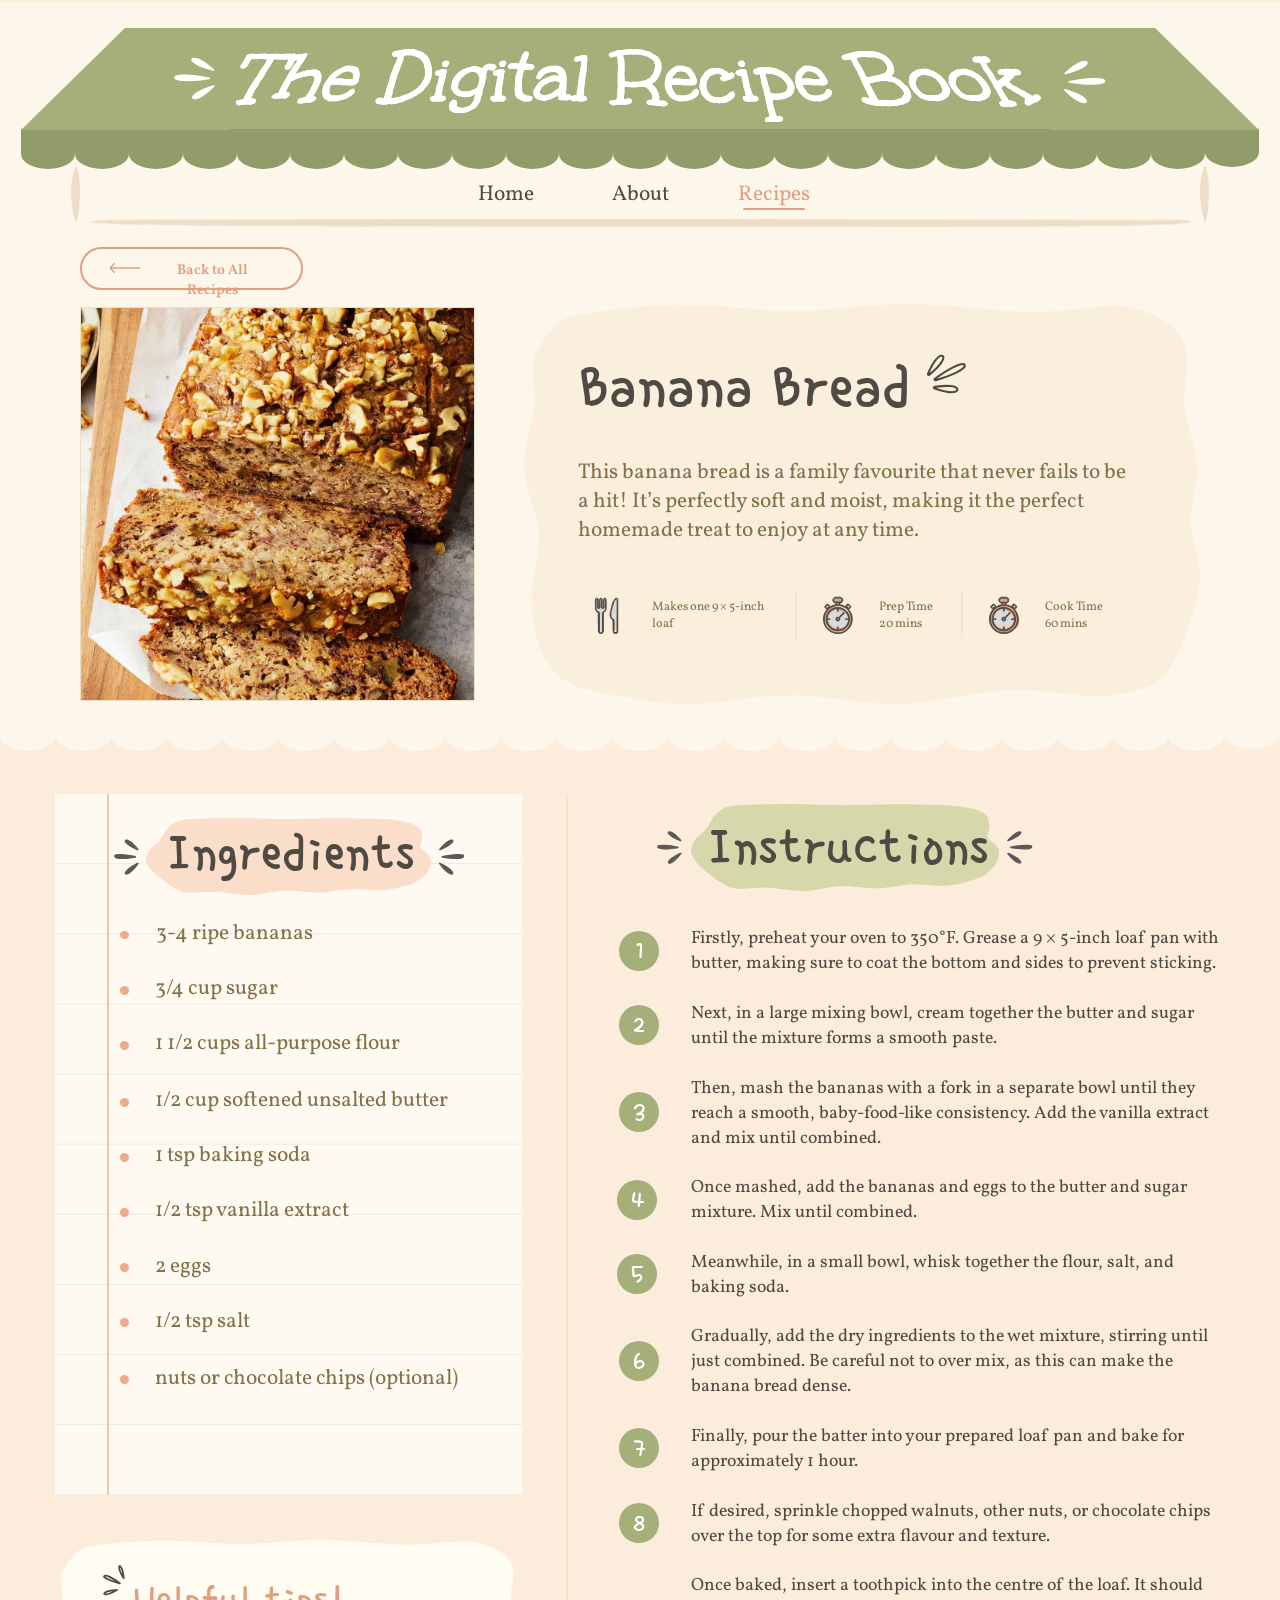
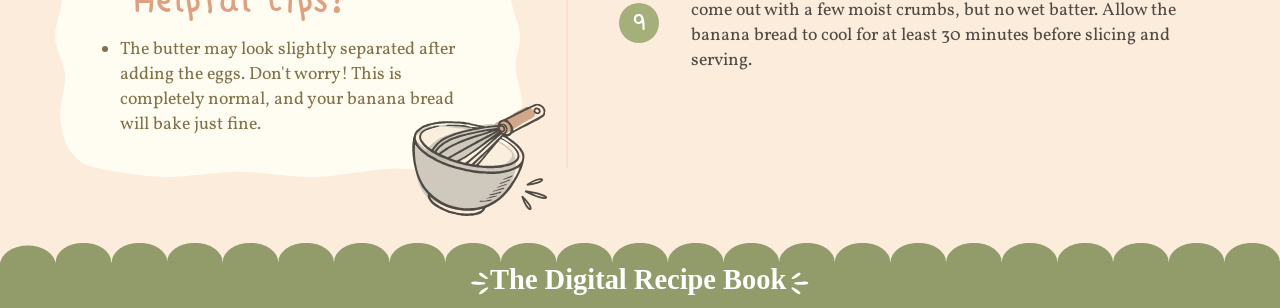
<file: digital-recipe-book/recipes/banana-bread.html>
<!DOCTYPE html>
<html lang="en">
<head>
  <meta charset="UTF-8" />
  <meta name="viewport" content="width=device-width, initial-scale=1" />
  <title>Banana Bread | The Digital Recipe Book</title>
  <link rel="stylesheet" href="../css/figma-frame.css?v=notebook-restore-v1" />
</head>
<body data-active="recipes">
  <div class="viewport">
    <div class="frame-scale" data-frame-scale>
      <div class="frame" data-figma-frame style="height:2146px;min-height:2146px">
<div class="fig" data-node-id="372:3839" data-name="Banana Bread" style="background:#ffeed6;position:relative;width:100%;height:100%;">
      <div class="fig" data-node-id="372:3840" data-name="Ingredients and Instructions" style="position:absolute;background:#fcecdc;height:1345px;left:0px;overflow:hidden;top:801px;width:1440px;">
        <div class="fig" data-node-id="372:3841" data-name="Footer" style="position:absolute;display:contents;left:0px;top:1272px;">
          <div class="fig" data-node-id="372:3842" style="position:absolute;display:flex;height:73px;align-items:center;justify-content:center;left:0px;top:1272px;width:1440px;">
            <div class="fig" style="flex:none;transform:rotate(180deg);">
              <div class="fig" data-name="Scallops Bottom" style="height:73px;position:relative;width:1440px;">
                <img alt="" class="fig" src="../assets/figma/0d6e74dc-c4f7-4561-9fe4-40aa7ee8aa3f.svg"  style="position:absolute;display:block;top:0;right:0;bottom:0;left:0;max-width:none;width:100%;height:100%;">
              </div>
            </div>
          </div>
          <div class="fig" data-node-id="372:3867" data-name="The Digital Recipe Book" style="position:absolute;display:contents;left:530px;top:1296px;">
            <div class="fig" data-node-id="372:3868" style="position:absolute;display:flex;height:26.028px;align-items:center;justify-content:center;left:888px;top:1305px;width:22px;">
              <div class="fig" style="flex:none;transform:scaleY(-1) rotate(180deg);">
                <div class="fig" style="height:26.028px;position:relative;width:22px;">
                  <img alt="" class="fig" src="../assets/figma/4d78000e-591c-4c65-9fea-965aedaa5070.svg"  style="position:absolute;display:block;top:0;right:0;bottom:0;left:0;max-width:none;width:100%;height:100%;">
                </div>
              </div>
            </div>
            <div class="fig" data-node-id="372:3872" style="position:absolute;height:26.028px;left:530px;top:1305px;width:22px;">
              <img alt="" class="fig" src="../assets/figma/c818be9d-0e25-4050-8175-2ad541261eb2.svg"  style="position:absolute;display:block;top:0;right:0;bottom:0;left:0;max-width:none;width:100%;height:100%;">
            </div>
            <p class="fig" data-node-id="372:3876" style="word-break:break-word;position:absolute;font-family:'Unkempt', Georgia, serif;font-weight:700;height:47px;line-height:normal;left:718px;font-style:normal;font-size:32px;text-align:center;color:#fff;top:1296px;width:362px;transform:translateX(-50%);">
              The Digital Recipe Book
            </p>
          </div>
        </div>
        <div class="fig" data-node-id="372:3877" data-name="Helpful Tips" style="position:absolute;display:contents;left:62px;top:932px;">
          <div class="fig" data-node-id="372:3878" data-name="Rectangular organic blob" style="position:absolute;height:266px;left:62px;top:932px;width:525px;">
            <img alt="" class="fig" src="../assets/figma/4b378679-5fd3-4d61-90b1-9e6ecde94465.svg"  style="position:absolute;display:block;top:0;right:0;bottom:0;left:0;max-width:none;width:100%;height:100%;">
          </div>
          <ul class="fig" data-node-id="372:3879" style="word-break:break-word;position:absolute;display:block;font-family:'Vollkorn', Georgia, serif;font-weight:400;height:119px;line-height:0;left:105px;color:#827149;font-size:20px;top:1041px;width:439px;">
            <li class="fig" style="list-style-type:disc;margin-inline-start:30px;">
              <span class="fig" style="line-height:normal;">The butter may look slightly separated after adding the eggs. Don't worry! This is completely normal, and your banana bread will bake just fine.</span>
            </li>
          </ul>
          <p class="fig" data-node-id="372:3880" style="white-space:nowrap;word-break:break-word;position:absolute;font-family:'Single Day', cursive;height:65px;line-height:normal;left:150px;font-style:normal;color:#e09f7f;font-size:48px;top:970px;width:239px;">
            Helpful tips!
          </p>
          <div class="fig" data-node-id="372:3881" style="position:absolute;display:flex;height:48.517px;align-items:center;justify-content:center;left:108px;top:954px;width:41.614px;">
            <div class="fig" style="flex:none;transform:rotate(24.59deg);">
              <div class="fig" style="height:41px;position:relative;width:27px;">
                <img alt="" class="fig" src="../assets/figma/193040dc-64e7-4516-96bb-5ee24f7b1360.svg"  style="position:absolute;display:block;top:0;right:0;bottom:0;left:0;max-width:none;width:100%;height:100%;">
              </div>
            </div>
          </div>
          <div class="fig" data-node-id="372:3885" style="position:absolute;display:flex;height:48.521px;align-items:center;justify-content:center;left:579px;top:1192px;width:42.773px;">
            <div class="fig" style="flex:none;transform:rotate(-163.56deg);">
              <div class="fig" style="height:41px;position:relative;width:32.497px;">
                <img alt="" class="fig" src="../assets/figma/c607226a-aea0-4f33-ae7b-a0f7be3f8411.svg"  style="position:absolute;display:block;top:0;right:0;bottom:0;left:0;max-width:none;width:100%;height:100%;">
              </div>
            </div>
          </div>
          <div class="fig" data-node-id="372:3889" data-name="Bowl & whisk · blob coloured" style="position:absolute;display:contents;left:449px;top:1088px;">
            <div class="fig" data-node-id="372:3890" data-name="Loose colour washes" style="position:absolute;height:141.789px;left:450px;top:1093px;width:139.684px;">
              <div class="fig" style="position:absolute;top:0;right:-8.82%;bottom:-0.89%;left:0;">
                <img alt="" class="fig" src="../assets/figma/726fff6f-07f9-4dea-ace8-608cdadd8341.svg"  style="display:block;max-width:none;width:100%;height:100%;">
              </div>
            </div>
            <div class="fig" data-node-id="372:3895" data-name="image 20_layerstyle" style="position:absolute;display:contents;height:168.253px;left:449px;top:1088px;width:166.644px;">
              <div class="fig" data-node-id="372:3896" style="position:absolute;display:flex;height:168.253px;align-items:center;justify-content:center;left:449px;top:1088px;width:166.644px;">
                <div class="fig" style="flex:none;transform:rotate(12.28deg);">
                  <div class="fig" data-name="Group" style="height:141.789px;position:relative;width:139.684px;">
                    <img alt="" class="fig" src="../assets/figma/a025b206-e744-44b6-9193-36dd6a294fd1.svg"  style="position:absolute;display:block;top:0;right:0;bottom:0;left:0;max-width:none;width:100%;height:100%;">
                  </div>
                </div>
              </div>
            </div>
          </div>
        </div>
        <div class="fig" data-node-id="372:3908" style="position:absolute;display:flex;height:1096.004px;align-items:center;justify-content:center;left:639.62px;top:92px;width:0px;">
          <div class="fig" style="flex:none;transform:rotate(-90deg);">
            <div class="fig" style="height:0px;position:relative;width:1096.004px;">
              <div class="fig" style="position:absolute;top:-2px;right:0;bottom:0;left:0;">
                <img alt="" class="fig" src="../assets/figma/92748811-6731-4148-8140-5ba77a62e58c.svg"  style="display:block;max-width:none;width:100%;height:100%;">
              </div>
            </div>
          </div>
        </div>
        <div class="fig" data-node-id="372:3909" data-name="Instructions" style="position:absolute;height:1032px;left:687px;overflow:hidden;top:92px;width:690px;">
          <div class="fig" data-node-id="372:3910" data-name="Steps" style="word-break:break-word;position:absolute;display:contents;font-family:'Vollkorn', Georgia, serif;font-weight:400;left:90px;color:#4f4a43;font-size:20px;top:149px;">
            <div class="fig" data-node-id="372:3911" style="position:absolute;height:55px;line-height:0;left:90px;top:149px;width:600px;white-space:pre-wrap;">
              <p class="fig" style="line-height:normal;margin-bottom:0px;">Firstly, preheat your oven to 350°F. Grease a 9 × 5-inch loaf pan with butter, making sure to coat the bottom and sides to prevent sticking.</p>
              <p class="fig" style="line-height:normal;margin-bottom:0px;">
                <br aria-hidden>
                <br aria-hidden>
              </p>
              <p class="fig" style="line-height:normal;margin-bottom:0px;">​</p>
              <p class="fig" style="line-height:normal;">​</p>
            </div>
            <p class="fig" data-node-id="372:3912" style="position:absolute;height:83px;line-height:normal;left:90px;top:317px;width:600px;">
              Then, mash the bananas with a fork in a separate bowl until they reach a smooth, baby-food-like consistency. Add the vanilla extract and mix until combined.
            </p>
            <div class="fig" data-node-id="372:3913" style="position:absolute;height:55px;line-height:0;left:90px;top:233px;width:600px;white-space:pre-wrap;">
              <p class="fig" style="line-height:normal;margin-bottom:0px;">Next, in a large mixing bowl, cream together the butter and sugar until the mixture forms a smooth paste.</p>
              <p class="fig" style="line-height:normal;margin-bottom:0px;">
                <br aria-hidden>
                <br aria-hidden>
              </p>
              <p class="fig" style="line-height:normal;margin-bottom:0px;">​</p>
              <p class="fig" style="line-height:normal;">​</p>
            </div>
            <p class="fig" data-node-id="372:3914" style="position:absolute;height:55px;line-height:normal;left:90px;top:429px;width:600px;">Once mashed, add the bananas and eggs to the butter and sugar mixture. Mix until combined. </p>
            <p class="fig" data-node-id="372:3915" style="position:absolute;height:55px;line-height:normal;left:90px;top:513px;width:600px;">
              Meanwhile, in a small bowl, whisk together the flour, salt, and baking soda.
            </p>
            <p class="fig" data-node-id="372:3916" style="position:absolute;height:83px;line-height:normal;left:90px;top:597px;width:600px;">
              Gradually, add the dry ingredients to the wet mixture, stirring until just combined. Be careful not to over mix, as this can make the banana bread dense.
            </p>
            <p class="fig" data-node-id="372:3917" style="position:absolute;height:55px;line-height:normal;left:90px;top:793px;width:600px;">
              If desired, sprinkle chopped walnuts, other nuts, or chocolate chips over the top for some extra flavour and texture.
            </p>
            <p class="fig" data-node-id="372:3918" style="position:absolute;height:55px;line-height:normal;left:90px;top:709px;width:600px;">
              Finally, pour the batter into your prepared loaf pan and bake for approximately 1 hour.
            </p>
            <p class="fig" data-node-id="377:4449" style="position:absolute;height:111px;line-height:normal;left:90px;top:877px;width:600px;">
              Once baked, insert a toothpick into the centre of the loaf. It should come out with a few moist crumbs, but no wet batter. Allow the banana bread to cool for at least 30 minutes before slicing and serving.
            </p>
          </div>
          <div class="fig" data-node-id="372:3919" data-name="Title" style="position:absolute;display:contents;left:90px;top:12px;">
            <div class="fig" data-node-id="372:3920" data-name="Vector" style="position:absolute;height:97px;left:90px;top:12px;width:347px;">
              <img alt="" class="fig" src="../assets/figma/90e63a2c-9e4b-45ec-afbf-2dbd8c0469e6.svg"  style="position:absolute;display:block;top:0;right:0;bottom:0;left:0;max-width:none;width:100%;height:100%;">
            </div>
            <p class="fig" data-node-id="372:3921" style="white-space:nowrap;word-break:break-word;position:absolute;font-family:'Single Day', cursive;height:80px;line-height:normal;left:110px;font-style:normal;color:#4f4a43;font-size:64px;top:21px;width:320px;">
              Instructions
            </p>
          </div>
          <div class="fig" data-node-id="372:3922" style="position:absolute;display:contents;left:9px;top:154px;">
            <div class="fig" data-node-id="372:3923" style="position:absolute;left:9px;width:45px;height:45px;top:154px;">
              <img alt="" class="fig" src="../assets/figma/7f10534c-b4e5-4839-b063-48f064490f73.svg"  style="position:absolute;display:block;top:0;right:0;bottom:0;left:0;max-width:none;width:100%;height:100%;">
            </div>
            <p class="fig" data-node-id="372:3924" style="white-space:nowrap;word-break:break-word;position:absolute;font-family:'Single Day', cursive;height:40px;line-height:normal;left:27px;font-style:normal;font-size:32px;color:#fff;top:157px;width:10px;">
              1
            </p>
          </div>
          <div class="fig" data-node-id="372:3925" style="position:absolute;display:contents;left:9px;top:238px;">
            <div class="fig" data-node-id="372:3926" style="position:absolute;left:9px;width:45px;height:45px;top:238px;">
              <img alt="" class="fig" src="../assets/figma/7f10534c-b4e5-4839-b063-48f064490f73.svg"  style="position:absolute;display:block;top:0;right:0;bottom:0;left:0;max-width:none;width:100%;height:100%;">
            </div>
            <p class="fig" data-node-id="372:3927" style="white-space:nowrap;word-break:break-word;position:absolute;font-family:'Single Day', cursive;height:40px;line-height:normal;left:25px;font-style:normal;font-size:32px;color:#fff;top:241px;width:13px;">
              2
            </p>
          </div>
          <div class="fig" data-node-id="372:3928" style="position:absolute;display:contents;left:9px;top:336px;">
            <div class="fig" data-node-id="372:3929" style="position:absolute;left:9px;width:45px;height:45px;top:336px;">
              <img alt="" class="fig" src="../assets/figma/7f10534c-b4e5-4839-b063-48f064490f73.svg"  style="position:absolute;display:block;top:0;right:0;bottom:0;left:0;max-width:none;width:100%;height:100%;">
            </div>
            <p class="fig" data-node-id="372:3930" style="white-space:nowrap;word-break:break-word;position:absolute;font-family:'Single Day', cursive;height:40px;line-height:normal;left:25px;font-style:normal;font-size:32px;color:#fff;top:339px;width:13px;">
              3
            </p>
          </div>
          <div class="fig" data-node-id="372:3931" style="position:absolute;display:contents;left:7px;top:434px;">
            <div class="fig" data-node-id="372:3932" style="position:absolute;left:7px;width:45px;height:45px;top:434px;">
              <img alt="" class="fig" src="../assets/figma/7f10534c-b4e5-4839-b063-48f064490f73.svg"  style="position:absolute;display:block;top:0;right:0;bottom:0;left:0;max-width:none;width:100%;height:100%;">
            </div>
            <p class="fig" data-node-id="372:3933" style="white-space:nowrap;word-break:break-word;position:absolute;font-family:'Single Day', cursive;height:40px;line-height:normal;left:23px;font-style:normal;font-size:32px;color:#fff;top:437px;width:13px;">
              4
            </p>
          </div>
          <div class="fig" data-node-id="372:3934" style="position:absolute;display:contents;left:7px;top:518px;">
            <div class="fig" data-node-id="372:3935" style="position:absolute;left:7px;width:45px;height:45px;top:518px;">
              <img alt="" class="fig" src="../assets/figma/7f10534c-b4e5-4839-b063-48f064490f73.svg"  style="position:absolute;display:block;top:0;right:0;bottom:0;left:0;max-width:none;width:100%;height:100%;">
            </div>
            <p class="fig" data-node-id="372:3936" style="white-space:nowrap;word-break:break-word;position:absolute;font-family:'Single Day', cursive;height:40px;line-height:normal;left:23px;font-style:normal;font-size:32px;color:#fff;top:521px;width:13px;">
              5
            </p>
          </div>
          <div class="fig" data-node-id="372:3937" style="position:absolute;display:contents;left:9px;top:616px;">
            <div class="fig" data-node-id="372:3938" style="position:absolute;left:9px;width:45px;height:45px;top:616px;">
              <img alt="" class="fig" src="../assets/figma/7f10534c-b4e5-4839-b063-48f064490f73.svg"  style="position:absolute;display:block;top:0;right:0;bottom:0;left:0;max-width:none;width:100%;height:100%;">
            </div>
            <p class="fig" data-node-id="372:3939" style="white-space:nowrap;word-break:break-word;position:absolute;font-family:'Single Day', cursive;height:40px;line-height:normal;left:25px;font-style:normal;font-size:32px;color:#fff;top:619px;width:13px;">
              6
            </p>
          </div>
          <div class="fig" data-node-id="372:3940" style="position:absolute;display:contents;left:9px;top:714px;">
            <div class="fig" data-node-id="372:3941" style="position:absolute;left:9px;width:45px;height:45px;top:714px;">
              <img alt="" class="fig" src="../assets/figma/7f10534c-b4e5-4839-b063-48f064490f73.svg"  style="position:absolute;display:block;top:0;right:0;bottom:0;left:0;max-width:none;width:100%;height:100%;">
            </div>
            <p class="fig" data-node-id="372:3942" style="white-space:nowrap;word-break:break-word;position:absolute;font-family:'Single Day', cursive;height:40px;line-height:normal;left:25px;font-style:normal;font-size:32px;color:#fff;top:717px;width:13px;">
              7
            </p>
          </div>
          <div class="fig" data-node-id="372:3943" style="position:absolute;display:contents;left:9px;top:798px;">
            <div class="fig" data-node-id="372:3944" style="position:absolute;left:9px;width:45px;height:45px;top:798px;">
              <img alt="" class="fig" src="../assets/figma/7f10534c-b4e5-4839-b063-48f064490f73.svg"  style="position:absolute;display:block;top:0;right:0;bottom:0;left:0;max-width:none;width:100%;height:100%;">
            </div>
            <p class="fig" data-node-id="372:3945" style="white-space:nowrap;word-break:break-word;position:absolute;font-family:'Single Day', cursive;height:40px;line-height:normal;left:25px;font-style:normal;font-size:32px;color:#fff;top:801px;width:13px;">
              8
            </p>
          </div>
          <div class="fig" data-node-id="377:4451" style="position:absolute;display:contents;left:9px;top:910px;">
            <div class="fig" data-node-id="377:4452" style="position:absolute;left:9px;width:45px;height:45px;top:910px;">
              <img alt="" class="fig" src="../assets/figma/7f10534c-b4e5-4839-b063-48f064490f73.svg"  style="position:absolute;display:block;top:0;right:0;bottom:0;left:0;max-width:none;width:100%;height:100%;">
            </div>
            <p class="fig" data-node-id="377:4453" style="white-space:nowrap;word-break:break-word;position:absolute;font-family:'Single Day', cursive;height:40px;line-height:normal;left:25px;font-style:normal;font-size:32px;color:#fff;top:913px;width:13px;">
              9
            </p>
          </div>
          <div class="fig" data-node-id="372:3946" style="position:absolute;display:flex;height:39.028px;align-items:center;justify-content:center;left:443px;top:41px;width:32.084px;">
            <div class="fig" style="flex:none;transform:scaleY(-1) rotate(180deg);">
              <div class="fig" style="height:39.028px;position:relative;width:32.084px;">
                <img alt="" class="fig" src="../assets/figma/47495719-62dc-49d8-85c5-bf6260d0a3ea.svg"  style="position:absolute;display:block;top:0;right:0;bottom:0;left:0;max-width:none;width:100%;height:100%;">
              </div>
            </div>
          </div>
          <div class="fig" data-node-id="372:3950" style="position:absolute;height:39.028px;left:52px;top:41px;width:32.084px;">
            <img alt="" class="fig" src="../assets/figma/4b61b37f-e496-46f1-a6c5-a2e2778c7b70.svg"  style="position:absolute;display:block;top:0;right:0;bottom:0;left:0;max-width:none;width:100%;height:100%;">
          </div>
        </div>
        <div class="fig" data-node-id="372:3954" data-name="Scallops" style="position:absolute;height:44.365px;left:0px;top:0px;width:1440px;">
          <img alt="" class="fig" src="../assets/figma/050f5fb4-9f70-4365-8052-25f9cc3a45ce.svg"  style="position:absolute;display:block;top:0;right:0;bottom:0;left:0;max-width:none;width:100%;height:100%;">
        </div>
        <div class="fig" data-node-id="372:3979" data-name="Ingredients" style="position:absolute;display:contents;left:62px;top:92px;">
          <div class="fig" data-node-id="372:3980" style="position:absolute;height:789px;left:62px;top:92px;width:525px;">
            <div aria-hidden class="fig" style="position:absolute;top:0;right:0;bottom:0;left:0;pointer-events:none;">
              <div class="fig"  style="position:absolute;background:#fffaf1;top:0;right:0;bottom:0;left:0;"></div>
              <div class="notebook-lines" data-line-count="10" data-margin="1" aria-hidden="true"></div>
            </div>
          </div>
          <div class="fig" data-node-id="372:3981" style="position:absolute;display:contents;left:135px;top:233px;">
            <div class="fig" data-node-id="372:3982" style="position:absolute;display:contents;left:135px;top:545px;">
              <p class="fig" data-node-id="372:3983" style="word-break:break-word;position:absolute;font-family:'Vollkorn', Georgia, serif;font-weight:400;height:47px;line-height:normal;left:174px;color:#827149;font-size:24px;top:545px;width:332px;">1/2 tsp vanilla extract </p>
              <div class="fig" data-node-id="372:3984" style="position:absolute;left:135px;width:9.717px;height:9.717px;top:558.21px;">
                <img alt="" class="fig" src="../assets/figma/c2efaf66-4406-41e7-bdb5-f6fe2b33cbaa.svg"  style="position:absolute;display:block;top:0;right:0;bottom:0;left:0;max-width:none;width:100%;height:100%;">
              </div>
            </div>
            <div class="fig" data-node-id="372:3985" style="position:absolute;display:contents;left:135px;top:607px;">
              <p class="fig" data-node-id="372:3986" style="word-break:break-word;position:absolute;font-family:'Vollkorn', Georgia, serif;font-weight:400;height:46.626px;line-height:normal;left:174px;color:#827149;font-size:24px;top:607px;width:271px;">
                2 eggs
              </p>
              <div class="fig" data-node-id="372:3987" style="position:absolute;left:135px;width:9.717px;height:9.717px;top:620.21px;">
                <img alt="" class="fig" src="../assets/figma/c2efaf66-4406-41e7-bdb5-f6fe2b33cbaa.svg"  style="position:absolute;display:block;top:0;right:0;bottom:0;left:0;max-width:none;width:100%;height:100%;">
              </div>
            </div>
            <div class="fig" data-node-id="372:3988" style="position:absolute;display:contents;left:135px;top:669px;">
              <p class="fig" data-node-id="372:3989" style="word-break:break-word;position:absolute;font-family:'Vollkorn', Georgia, serif;font-weight:400;height:47px;line-height:normal;left:174px;color:#827149;font-size:24px;top:669px;width:413px;">1/2 tsp salt </p>
              <div class="fig" data-node-id="372:3990" style="position:absolute;left:135px;width:9.717px;height:9.717px;top:682.21px;">
                <img alt="" class="fig" src="../assets/figma/c2efaf66-4406-41e7-bdb5-f6fe2b33cbaa.svg"  style="position:absolute;display:block;top:0;right:0;bottom:0;left:0;max-width:none;width:100%;height:100%;">
              </div>
            </div>
            <div class="fig" data-node-id="377:4444" style="position:absolute;display:contents;left:135px;top:733px;">
              <p class="fig" data-node-id="377:4445" style="word-break:break-word;position:absolute;font-family:'Vollkorn', Georgia, serif;font-weight:400;height:47px;line-height:normal;left:174px;color:#827149;font-size:24px;top:733px;width:413px;"> nuts or chocolate chips (optional)</p>
              <div class="fig" data-node-id="377:4446" style="position:absolute;left:135px;width:9.717px;height:9.717px;top:746.21px;">
                <img alt="" class="fig" src="../assets/figma/c2efaf66-4406-41e7-bdb5-f6fe2b33cbaa.svg"  style="position:absolute;display:block;top:0;right:0;bottom:0;left:0;max-width:none;width:100%;height:100%;">
              </div>
            </div>
            <div class="fig" data-node-id="372:3991" style="position:absolute;display:contents;left:135px;top:483px;">
              <p class="fig" data-node-id="372:3992" style="word-break:break-word;position:absolute;font-family:'Vollkorn', Georgia, serif;font-weight:400;height:46.626px;line-height:normal;left:174px;color:#827149;font-size:24px;top:483px;width:271px;">
                1 tsp baking soda
              </p>
              <div class="fig" data-node-id="372:3993" style="position:absolute;left:135px;width:9.717px;height:9.717px;top:496.21px;">
                <img alt="" class="fig" src="../assets/figma/c2efaf66-4406-41e7-bdb5-f6fe2b33cbaa.svg"  style="position:absolute;display:block;top:0;right:0;bottom:0;left:0;max-width:none;width:100%;height:100%;">
              </div>
            </div>
            <div class="fig" data-node-id="372:3994" style="position:absolute;display:contents;left:135px;top:421px;">
              <p class="fig" data-node-id="372:3995" style="word-break:break-word;position:absolute;font-family:'Vollkorn', Georgia, serif;font-weight:400;height:47px;line-height:normal;left:174px;color:#827149;font-size:24px;top:421px;width:413px;">
                1/2 cup softened unsalted butter
              </p>
              <div class="fig" data-node-id="372:3996" style="position:absolute;left:135px;width:9.717px;height:9.717px;top:434.21px;">
                <img alt="" class="fig" src="../assets/figma/c2efaf66-4406-41e7-bdb5-f6fe2b33cbaa.svg"  style="position:absolute;display:block;top:0;right:0;bottom:0;left:0;max-width:none;width:100%;height:100%;">
              </div>
            </div>
            <div class="fig" data-node-id="372:3997" style="position:absolute;display:contents;left:135px;top:357px;">
              <p class="fig" data-node-id="372:3998" style="word-break:break-word;position:absolute;font-family:'Vollkorn', Georgia, serif;font-weight:400;height:47px;line-height:normal;left:174px;color:#827149;font-size:24px;top:357px;width:316px;">1 1/2 cups all-purpose flour </p>
              <div class="fig" data-node-id="372:3999" style="position:absolute;left:135px;width:9.717px;height:9.717px;top:370.21px;">
                <img alt="" class="fig" src="../assets/figma/c2efaf66-4406-41e7-bdb5-f6fe2b33cbaa.svg"  style="position:absolute;display:block;top:0;right:0;bottom:0;left:0;max-width:none;width:100%;height:100%;">
              </div>
            </div>
            <div class="fig" data-node-id="372:4000" style="position:absolute;display:contents;left:135px;top:295px;">
              <p class="fig" data-node-id="372:4001" style="word-break:break-word;position:absolute;font-family:'Vollkorn', Georgia, serif;font-weight:400;height:46.626px;line-height:normal;left:174px;color:#827149;font-size:24px;top:295px;width:333px;">3/4 cup sugar </p>
              <div class="fig" data-node-id="372:4002" style="position:absolute;left:135px;width:9.717px;height:9.717px;top:308.21px;">
                <img alt="" class="fig" src="../assets/figma/c2efaf66-4406-41e7-bdb5-f6fe2b33cbaa.svg"  style="position:absolute;display:block;top:0;right:0;bottom:0;left:0;max-width:none;width:100%;height:100%;">
              </div>
            </div>
            <div class="fig" data-node-id="372:4003" style="position:absolute;display:contents;left:135px;top:233px;">
              <p class="fig" data-node-id="372:4004" style="word-break:break-word;position:absolute;font-family:'Vollkorn', Georgia, serif;font-weight:400;height:46.626px;line-height:normal;left:176px;color:#827149;font-size:24px;top:233px;width:271px;">3-4 ripe bananas </p>
              <div class="fig" data-node-id="372:4005" style="position:absolute;left:135px;width:9.717px;height:9.717px;top:246.21px;">
                <img alt="" class="fig" src="../assets/figma/c2efaf66-4406-41e7-bdb5-f6fe2b33cbaa.svg"  style="position:absolute;display:block;top:0;right:0;bottom:0;left:0;max-width:none;width:100%;height:100%;">
              </div>
            </div>
          </div>
          <div class="fig" data-node-id="372:4006" data-name="Title" style="position:absolute;display:contents;left:164px;top:119.51px;">
            <div class="fig" data-node-id="372:4007" data-name="Vector" style="position:absolute;height:86.936px;left:164px;top:119.51px;width:321px;">
              <img alt="" class="fig" src="../assets/figma/36325fde-9ae3-4d0f-83d3-53f9837d108f.svg"  style="position:absolute;display:block;top:0;right:0;bottom:0;left:0;max-width:none;width:100%;height:100%;">
            </div>
            <p class="fig" data-node-id="372:4008" style="white-space:nowrap;word-break:break-word;position:absolute;font-family:'Single Day', cursive;height:81.434px;line-height:normal;left:188px;font-style:normal;color:#4f4a43;font-size:64px;top:119.51px;width:282px;">
              Ingredients
            </p>
          </div>
          <div class="fig" data-node-id="372:4009" style="position:absolute;display:flex;height:42.949px;align-items:center;justify-content:center;left:490px;top:141.52px;width:32.084px;">
            <div class="fig" style="flex:none;transform:scaleY(-1) rotate(180deg);">
              <div class="fig" style="height:42.949px;position:relative;width:32.084px;">
                <img alt="" class="fig" src="../assets/figma/85357273-3707-447b-a021-24e02cc91460.svg"  style="position:absolute;display:block;top:0;right:0;bottom:0;left:0;max-width:none;width:100%;height:100%;">
              </div>
            </div>
          </div>
          <div class="fig" data-node-id="372:4013" style="position:absolute;height:42.949px;left:128px;top:141.52px;width:32.084px;">
            <img alt="" class="fig" src="../assets/figma/ef4e04a8-8162-42c7-a346-7d87954cb18c.svg"  style="position:absolute;display:block;top:0;right:0;bottom:0;left:0;max-width:none;width:100%;height:100%;">
          </div>
        </div>
      </div>
      <div class="fig" data-node-id="372:4017" data-name="Header" style="position:absolute;background:#fcf6eb;height:799px;left:0px;right:0px;top:2px;">
        <div class="fig" data-node-id="372:4018" data-name="Cookie" style="position:absolute;border-width:1px;border-color:#eddec7;border-style:solid;left:90px;width:444px;height:444px;top:343px;">
          <div class="fig" style="position:absolute;top:0;right:0;bottom:0;left:0;overflow:hidden;pointer-events:none;">
            <img alt="" class="fig" src="../assets/figma/6b178e68-8c0a-47cb-87d9-65d167bf4460.png"  style="position:absolute;height:110.45%;left:-9.4%;max-width:none;top:0px;width:115.82%;">
          </div>
        </div>
        <div class="fig" data-node-id="372:4019" data-name="Back to All Recipes Button" style="position:absolute;display:contents;left:90px;top:276px;">
          <div class="fig" data-node-id="372:4020"  style="position:absolute;background:#fcf6eb;border-width:3px;border-color:#e09f7f;border-style:solid;height:48px;left:90px;border-radius:28px;top:276px;width:251px;"></div>
          <div class="fig" data-node-id="372:4021" style="position:absolute;display:contents;left:124px;top:290px;">
            <div class="fig" data-node-id="372:4022" style="position:absolute;display:flex;height:0px;align-items:center;justify-content:center;left:124px;top:300px;width:33px;">
              <div class="fig" style="flex:none;transform:scaleY(-1) rotate(180deg);">
                <div class="fig" style="height:0px;position:relative;width:33px;">
                  <div class="fig" style="position:absolute;top:-5.52px;right:-2.27%;bottom:-5.52px;left:-2.27%;">
                    <img alt="" class="fig" src="../assets/figma/88f88510-fa0f-4741-aabe-030571431d61.svg"  style="display:block;max-width:none;width:100%;height:100%;">
                  </div>
                </div>
              </div>
            </div>
            <p class="fig" data-node-id="372:4023" style="word-break:break-word;position:absolute;font-family:'Vollkorn', Georgia, serif;font-weight:600;height:20px;line-height:normal;left:239px;color:#e09f7f;font-size:16px;text-align:center;top:290px;width:138px;transform:translateX(-50%);">
              Back to All Recipes
            </p>
          </div>
        </div>
        <div class="fig" data-node-id="372:4024" data-name="Awning" style="position:absolute;display:contents;left:6px;top:29px;">
          <div class="fig" data-node-id="372:4025" data-name="Scallops" style="position:absolute;display:contents;left:24px;top:143.6px;">
            <div class="fig" data-node-id="372:4026" style="position:absolute;height:33.995px;left:205.6px;top:153.97px;width:60.522px;">
              <img alt="" class="fig" src="../assets/figma/d5dced08-2b4e-4d58-b5a5-800076e5b169.svg"  style="position:absolute;display:block;top:0;right:0;bottom:0;left:0;max-width:none;width:100%;height:100%;">
            </div>
            <div class="fig" data-node-id="372:4027" style="position:absolute;height:33.995px;left:447.7px;top:153.97px;width:60.522px;">
              <img alt="" class="fig" src="../assets/figma/d5dced08-2b4e-4d58-b5a5-800076e5b169.svg"  style="position:absolute;display:block;top:0;right:0;bottom:0;left:0;max-width:none;width:100%;height:100%;">
            </div>
            <div class="fig" data-node-id="372:4028" style="position:absolute;height:33.995px;left:266.1px;top:153.97px;width:60.522px;">
              <img alt="" class="fig" src="../assets/figma/d5dced08-2b4e-4d58-b5a5-800076e5b169.svg"  style="position:absolute;display:block;top:0;right:0;bottom:0;left:0;max-width:none;width:100%;height:100%;">
            </div>
            <div class="fig" data-node-id="372:4029" style="position:absolute;height:33.995px;left:326.6px;top:153.97px;width:60.522px;">
              <img alt="" class="fig" src="../assets/figma/d5dced08-2b4e-4d58-b5a5-800076e5b169.svg"  style="position:absolute;display:block;top:0;right:0;bottom:0;left:0;max-width:none;width:100%;height:100%;">
            </div>
            <div class="fig" data-node-id="372:4030" style="position:absolute;height:33.995px;left:24px;top:153.97px;width:60.522px;">
              <img alt="" class="fig" src="../assets/figma/d5dced08-2b4e-4d58-b5a5-800076e5b169.svg"  style="position:absolute;display:block;top:0;right:0;bottom:0;left:0;max-width:none;width:100%;height:100%;">
            </div>
            <div class="fig" data-node-id="372:4031" style="position:absolute;height:33.995px;left:508.2px;top:153.97px;width:60.522px;">
              <img alt="" class="fig" src="../assets/figma/d5dced08-2b4e-4d58-b5a5-800076e5b169.svg"  style="position:absolute;display:block;top:0;right:0;bottom:0;left:0;max-width:none;width:100%;height:100%;">
            </div>
            <div class="fig" data-node-id="372:4032" style="position:absolute;height:33.995px;left:568.7px;top:153.97px;width:60.522px;">
              <img alt="" class="fig" src="../assets/figma/d5dced08-2b4e-4d58-b5a5-800076e5b169.svg"  style="position:absolute;display:block;top:0;right:0;bottom:0;left:0;max-width:none;width:100%;height:100%;">
            </div>
            <div class="fig" data-node-id="372:4033" style="position:absolute;height:33.995px;left:629.2px;top:153.97px;width:60.522px;">
              <img alt="" class="fig" src="../assets/figma/16fe957b-935f-4d50-94bc-c1361680cf8a.svg"  style="position:absolute;display:block;top:0;right:0;bottom:0;left:0;max-width:none;width:100%;height:100%;">
            </div>
            <div class="fig" data-node-id="372:4034" style="position:absolute;height:33.995px;left:750.3px;top:153.97px;width:60.522px;">
              <img alt="" class="fig" src="../assets/figma/16fe957b-935f-4d50-94bc-c1361680cf8a.svg"  style="position:absolute;display:block;top:0;right:0;bottom:0;left:0;max-width:none;width:100%;height:100%;">
            </div>
            <div class="fig" data-node-id="372:4035" style="position:absolute;height:33.995px;left:871.3px;top:153.97px;width:60.522px;">
              <img alt="" class="fig" src="../assets/figma/16fe957b-935f-4d50-94bc-c1361680cf8a.svg"  style="position:absolute;display:block;top:0;right:0;bottom:0;left:0;max-width:none;width:100%;height:100%;">
            </div>
            <div class="fig" data-node-id="372:4036" style="position:absolute;height:33.995px;left:689.7px;top:153.97px;width:60.522px;">
              <img alt="" class="fig" src="../assets/figma/16fe957b-935f-4d50-94bc-c1361680cf8a.svg"  style="position:absolute;display:block;top:0;right:0;bottom:0;left:0;max-width:none;width:100%;height:100%;">
            </div>
            <div class="fig" data-node-id="372:4037" style="position:absolute;height:33.995px;left:810.8px;top:153.97px;width:60.522px;">
              <img alt="" class="fig" src="../assets/figma/16fe957b-935f-4d50-94bc-c1361680cf8a.svg"  style="position:absolute;display:block;top:0;right:0;bottom:0;left:0;max-width:none;width:100%;height:100%;">
            </div>
            <div class="fig" data-node-id="372:4038" style="position:absolute;height:33.995px;left:1052.9px;top:153.97px;width:60.522px;">
              <img alt="" class="fig" src="../assets/figma/16fe957b-935f-4d50-94bc-c1361680cf8a.svg"  style="position:absolute;display:block;top:0;right:0;bottom:0;left:0;max-width:none;width:100%;height:100%;">
            </div>
            <div class="fig" data-node-id="372:4039" style="position:absolute;height:33.995px;left:931.8px;top:153.97px;width:60.522px;">
              <img alt="" class="fig" src="../assets/figma/16fe957b-935f-4d50-94bc-c1361680cf8a.svg"  style="position:absolute;display:block;top:0;right:0;bottom:0;left:0;max-width:none;width:100%;height:100%;">
            </div>
            <div class="fig" data-node-id="372:4040" style="position:absolute;height:33.995px;left:1113.4px;top:153.97px;width:60.522px;">
              <img alt="" class="fig" src="../assets/figma/16fe957b-935f-4d50-94bc-c1361680cf8a.svg"  style="position:absolute;display:block;top:0;right:0;bottom:0;left:0;max-width:none;width:100%;height:100%;">
            </div>
            <div class="fig" data-node-id="372:4041" style="position:absolute;height:33.995px;left:1173.9px;top:153.97px;width:60.522px;">
              <img alt="" class="fig" src="../assets/figma/16fe957b-935f-4d50-94bc-c1361680cf8a.svg"  style="position:absolute;display:block;top:0;right:0;bottom:0;left:0;max-width:none;width:100%;height:100%;">
            </div>
            <div class="fig" data-node-id="372:4042" style="position:absolute;height:33.995px;left:992.3px;top:153.97px;width:60.522px;">
              <img alt="" class="fig" src="../assets/figma/16fe957b-935f-4d50-94bc-c1361680cf8a.svg"  style="position:absolute;display:block;top:0;right:0;bottom:0;left:0;max-width:none;width:100%;height:100%;">
            </div>
            <div class="fig" data-node-id="372:4043" style="position:absolute;height:33.995px;left:1234px;top:153.97px;width:60.522px;">
              <img alt="" class="fig" src="../assets/figma/16fe957b-935f-4d50-94bc-c1361680cf8a.svg"  style="position:absolute;display:block;top:0;right:0;bottom:0;left:0;max-width:none;width:100%;height:100%;">
            </div>
            <div class="fig" data-node-id="372:4044" style="position:absolute;height:33.995px;left:1355.5px;top:151.7px;width:60.522px;">
              <img alt="" class="fig" src="../assets/figma/16fe957b-935f-4d50-94bc-c1361680cf8a.svg"  style="position:absolute;display:block;top:0;right:0;bottom:0;left:0;max-width:none;width:100%;height:100%;">
            </div>
            <div class="fig" data-node-id="372:4045" style="position:absolute;height:33.995px;left:1295px;top:153.97px;width:60.522px;">
              <img alt="" class="fig" src="../assets/figma/16fe957b-935f-4d50-94bc-c1361680cf8a.svg"  style="position:absolute;display:block;top:0;right:0;bottom:0;left:0;max-width:none;width:100%;height:100%;">
            </div>
            <div class="fig" data-node-id="372:4046" style="position:absolute;height:33.995px;left:387.1px;top:153.97px;width:60.522px;">
              <img alt="" class="fig" src="../assets/figma/d5dced08-2b4e-4d58-b5a5-800076e5b169.svg"  style="position:absolute;display:block;top:0;right:0;bottom:0;left:0;max-width:none;width:100%;height:100%;">
            </div>
            <div class="fig" data-node-id="372:4047" style="position:absolute;height:33.995px;left:84.52px;top:153.97px;width:60.522px;">
              <img alt="" class="fig" src="../assets/figma/d5dced08-2b4e-4d58-b5a5-800076e5b169.svg"  style="position:absolute;display:block;top:0;right:0;bottom:0;left:0;max-width:none;width:100%;height:100%;">
            </div>
            <div class="fig" data-node-id="372:4048" style="position:absolute;height:33.995px;left:145px;top:153.97px;width:60.522px;">
              <img alt="" class="fig" src="../assets/figma/d5dced08-2b4e-4d58-b5a5-800076e5b169.svg"  style="position:absolute;display:block;top:0;right:0;bottom:0;left:0;max-width:none;width:100%;height:100%;">
            </div>
            <div class="fig" data-node-id="372:4049" style="position:absolute;height:27.003px;left:24px;top:143.6px;width:1392px;">
              <img alt="" class="fig" src="../assets/figma/f5004bd3-ea0f-45ef-b360-212b01e518cf.svg"  style="position:absolute;display:block;top:0;right:0;bottom:0;left:0;max-width:none;width:100%;height:100%;">
            </div>
          </div>
          <div class="fig" data-node-id="372:4050" style="position:absolute;height:153.133px;left:6px;top:29px;width:270px;">
            <div class="fig" style="position:absolute;left:6.7%;right:6.7%;top:0px;">
              <img alt="" class="fig" src="../assets/figma/03f81f95-f177-40ae-bd55-d0e4c5e4f1b4.svg"  style="display:block;max-width:none;width:100%;height:100%;">
            </div>
          </div>
          <div class="fig" data-node-id="372:4051" style="position:absolute;height:153.133px;left:1164px;top:29px;width:270px;">
            <div class="fig" style="position:absolute;left:6.7%;right:6.7%;top:0px;">
              <img alt="" class="fig" src="../assets/figma/79794ea2-3d8f-4a71-9a0b-bfbc22e4d8b0.svg"  style="display:block;max-width:none;width:100%;height:100%;">
            </div>
          </div>
          <div class="fig" data-node-id="372:4052"  style="position:absolute;background:#a5af79;height:114.672px;left:141px;top:29px;width:1158px;"></div>
          <div class="fig" data-node-id="372:4053" data-name="Title Embellishment" style="position:absolute;left:195.40px;top:60.48px;width:51.19px;height:51.62px"><img alt="" class="fig" src="../assets/figma/embellish-447-6583.svg" style="position:absolute;display:block;top:0;right:0;bottom:0;left:0;max-width:none;width:100%;height:100%;"></div>
          <div class="fig" data-node-id="372:4057" data-name="Title Embellishment" style="position:absolute;left:1191.95px;top:64.47px;width:51.19px;height:51.62px;transform:scaleX(-1);"><img alt="" class="fig" src="../assets/figma/embellish-447-6583.svg" style="position:absolute;display:block;top:0;right:0;bottom:0;left:0;max-width:none;width:100%;height:100%;"></div>
          <div class="fig" data-node-id="372:4061" data-name="The Digital Recipe Book" style="position:absolute;height:80.383px;left:267px;top:53.73px;width:903px;">
            <div class="fig" style="position:absolute;top:-1.24%;right:-0.13%;bottom:-1.24%;left:-0.11%;">
              <img alt="" class="fig" src="../assets/figma/fb559d14-dd1c-4dfd-91d8-705f7a2f88be.svg"  style="display:block;max-width:none;width:100%;height:100%;">
            </div>
          </div>
          <div class="fig" data-node-id="372:4062" data-name="The Digital Recipe Book" style="position:absolute;height:80.383px;left:267px;top:53.73px;width:903px;">
            <div class="fig" style="position:absolute;top:-1.24%;right:-0.13%;bottom:-1.24%;left:-0.11%;">
              <img alt="" class="fig" src="../assets/figma/fb559d14-dd1c-4dfd-91d8-705f7a2f88be.svg"  style="display:block;max-width:none;width:100%;height:100%;">
            </div>
          </div>
        </div>
        <div class="fig" data-node-id="373:4350" style="position:absolute;display:contents;left:589px;top:340px;">
          <div class="fig" data-node-id="373:4351" data-name="Rectangular organic blob" style="position:absolute;height:450px;left:589px;top:340px;width:761px;">
            <img alt="" class="fig" src="../assets/figma/afdc9768-1069-489e-843e-3d42b47a109a.svg"  style="position:absolute;display:block;top:0;right:0;bottom:0;left:0;max-width:none;width:100%;height:100%;">
          </div>
          <div class="fig" data-node-id="373:4352" data-name="Times and Portions" style="position:absolute;display:contents;left:660px;top:663px;">
            <div class="fig" data-node-id="373:4353" style="word-break:break-word;position:absolute;font-family:'Vollkorn', Georgia, serif;font-weight:400;height:41px;line-height:0;left:1176px;color:#827149;font-size:14px;top:671px;width:104.827px;">
              <p class="fig" style="line-height:normal;margin-bottom:0px;">Cook Time</p>
              <p class="fig" style="line-height:normal;">60 mins</p>
            </div>
            <div class="fig" data-node-id="373:4354" data-name="Timer 2" style="position:absolute;height:44.386px;left:1109px;top:667px;width:39.044px;">
              <img alt="" class="fig" src="../assets/figma/c78db607-7a3d-454c-9e1c-23034a5db02f.svg"  style="position:absolute;display:block;top:0;right:0;bottom:0;left:0;max-width:none;width:100%;height:100%;">
            </div>
            <div class="fig" data-node-id="373:4375" style="word-break:break-word;position:absolute;font-family:'Vollkorn', Georgia, serif;font-weight:400;height:41px;line-height:0;left:989px;color:#827149;font-size:14px;top:671px;width:73.602px;">
              <p class="fig" style="line-height:normal;margin-bottom:0px;">Prep Time</p>
              <p class="fig" style="line-height:normal;">20 mins</p>
            </div>
            <div class="fig" data-node-id="373:4376" data-name="Timer 1" style="position:absolute;height:44.386px;left:922px;top:667px;width:39.044px;">
              <img alt="" class="fig" src="../assets/figma/af4981d2-3032-4adc-b8b9-bc4d2cdb637d.svg"  style="position:absolute;display:block;top:0;right:0;bottom:0;left:0;max-width:none;width:100%;height:100%;">
            </div>
            <p class="fig" data-node-id="373:4396" style="word-break:break-word;position:absolute;font-family:'Vollkorn', Georgia, serif;font-weight:400;height:41px;line-height:normal;left:733px;color:#827149;font-size:14px;top:671px;width:133px;">Makes one 9 × 5-inch loaf </p>
            <div class="fig" data-node-id="373:4397" data-name="Fork and Knife" style="position:absolute;height:53px;left:660px;top:664px;width:44.886px;">
              <img alt="" class="fig" src="../assets/figma/828e2b7d-cc3c-4dd7-929d-054c802f4f98.svg"  style="position:absolute;display:block;top:0;right:0;bottom:0;left:0;max-width:none;width:100%;height:100%;">
            </div>
            <div class="fig" data-node-id="373:4430" style="position:absolute;display:flex;height:53px;align-items:center;justify-content:center;left:1081px;top:663px;width:0px;">
              <div class="fig" style="flex:none;transform:rotate(90deg);">
                <div class="fig" style="height:0px;position:relative;width:53px;">
                  <div class="fig" style="position:absolute;top:-2px;right:0;bottom:0;left:0;">
                    <img alt="" class="fig" src="../assets/figma/1b5c6dd6-09bb-43a1-a2bc-ec5f1c21f205.svg"  style="display:block;max-width:none;width:100%;height:100%;">
                  </div>
                </div>
              </div>
            </div>
            <div class="fig" data-node-id="373:4431" style="position:absolute;display:flex;height:53px;align-items:center;justify-content:center;left:894px;top:664px;width:0px;">
              <div class="fig" style="flex:none;transform:rotate(90deg);">
                <div class="fig" style="height:0px;position:relative;width:53px;">
                  <div class="fig" style="position:absolute;top:-2px;right:0;bottom:0;left:0;">
                    <img alt="" class="fig" src="../assets/figma/1b5c6dd6-09bb-43a1-a2bc-ec5f1c21f205.svg"  style="display:block;max-width:none;width:100%;height:100%;">
                  </div>
                </div>
              </div>
            </div>
          </div>
          <div class="fig" data-node-id="373:4432" data-name="Brownie Description" style="word-break:break-word;position:absolute;display:contents;line-height:normal;left:650px;top:387px;">
            <p class="fig" data-node-id="373:4433" style="white-space:nowrap;position:absolute;font-family:'Single Day', cursive;height:94px;left:650px;font-style:normal;color:#4f4a43;font-size:75px;top:387px;width:385px;">
              Banana Bread
            </p>
            <p class="fig" data-node-id="373:4434" style="position:absolute;font-family:'Vollkorn', Georgia, serif;font-weight:400;height:105px;left:650px;color:#827149;font-size:24px;top:513px;width:619px;">
              This banana bread is a family favourite that never fails to be a hit! It’s perfectly soft and moist, making it the perfect homemade treat to enjoy at any time.
            </p>
          </div>
          <div class="fig" data-node-id="373:4435" data-name="Title Embellishment" style="position:absolute;left:1040.00px;top:394.52px;width:50.38px;height:50.81px;transform:scaleX(-1) rotate(25deg);transform-origin:50% 50%;"><img alt="" class="fig" src="../assets/figma/embellish-welcome-outline.svg" style="position:absolute;display:block;top:0;right:0;bottom:0;left:0;max-width:none;width:100%;height:100%;"></div>
        </div>
        <div class="fig" data-node-id="372:4153" data-name="Pages" style="position:absolute;display:contents;left:80px;top:185px;">
          <div class="fig" data-node-id="372:4154" data-name="Pages" style="position:absolute;display:contents;left:527px;top:201px;">
            <p class="fig" data-node-id="372:4155" style="word-break:break-word;position:absolute;font-family:'Vollkorn', Georgia, serif;font-weight:400;height:44px;line-height:normal;left:calc(50% + 150.5px);color:#e09f7f;font-size:24px;text-align:center;top:201px;width:83.933px;transform:translateX(-50%);">
              Recipes
            </p>
            <p class="fig" data-node-id="372:4156" style="word-break:break-word;position:absolute;font-family:'Vollkorn', Georgia, serif;font-weight:400;height:44px;line-height:normal;left:calc(50% + 0.51px);color:#4f4a43;font-size:24px;text-align:center;top:201px;width:83.933px;transform:translateX(-50%);">
              About
            </p>
            <div class="fig" data-node-id="372:4157" style="position:absolute;height:0px;left:837px;top:233px;width:67px;">
              <div class="fig" style="position:absolute;top:-1.50px;right:-2.24%;bottom:-1.50px;left:-2.24%;">
                <img alt="" class="fig" src="../assets/figma/fadf798b-04a7-42d3-88fd-2698c1fa5e15.svg"  style="display:block;max-width:none;width:100%;height:100%;">
              </div>
            </div>
            <p class="fig" data-node-id="372:4158" style="word-break:break-word;position:absolute;font-family:'Vollkorn', Georgia, serif;font-weight:400;height:44px;line-height:normal;left:calc(50% - 150.34px);color:#4f4a43;font-size:24px;text-align:center;top:201px;width:85.326px;transform:translateX(-50%);">
              Home
            </p>
          </div>
          <div class="fig" data-node-id="372:4159" data-name="Border" style="position:absolute;display:contents;top:23.15%;right:5.57%;bottom:67.83%;left:5.56%;">
            <div class="fig" data-node-id="372:4160" style="container-type:size;position:absolute;display:flex;top:23.15%;right:93.77%;bottom:69.02%;left:5.56%;align-items:center;justify-content:center;">
              <div class="fig" style="flex:none;height:100cqh;width:100cqw;">
                <div class="fig" data-name="Vector" style="position:relative;width:100%;height:100%;">
                  <img alt="" class="fig" src="../assets/figma/5bb32f2e-af09-4689-955e-bf3f7fa3649e.svg"  style="position:absolute;display:block;top:0;right:0;bottom:0;left:0;max-width:none;width:100%;height:100%;">
                </div>
              </div>
            </div>
            <div class="fig" data-node-id="372:4161" data-name="Vector" style="position:absolute;left:7.01%;right:6.98%;top:30.6%;height:9px;"><img alt="" class="fig" src="../assets/figma/nav-line-214-2987.png" style="position:absolute;display:block;top:0;right:0;bottom:0;left:0;max-width:none;width:100%;height:100%;"></div>
            <div class="fig" data-node-id="372:4162" style="container-type:size;position:absolute;display:flex;top:23.15%;right:5.57%;bottom:69.02%;left:93.75%;align-items:center;justify-content:center;">
              <div class="fig" style="flex:none;height:100cqh;width:100cqw;">
                <div class="fig" data-name="Vector" style="position:relative;width:100%;height:100%;">
                  <img alt="" class="fig" src="../assets/figma/7af7f4fa-6296-4407-8bf0-f28000be8109.svg"  style="position:absolute;display:block;top:0;right:0;bottom:0;left:0;max-width:none;width:100%;height:100%;">
                </div>
              </div>
            </div>
          </div>
        </div>
      </div>
    </div>

<a class="hotspot" href="../index.html" style="left:calc(50% - 193px);top:195px;width:100px;height:50px" title="Home">Home</a>
<a class="hotspot" href="../index.html#about" data-nav="about" style="left:calc(50% - 50px);top:195px;width:100px;height:50px" title="About">About</a>
<a class="hotspot" href="../all-recipes.html" style="left:calc(50% + 100px);top:195px;width:100px;height:50px" title="Recipes">Recipes</a>
<a class="hotspot" href="../all-recipes.html" style="left:90px;top:276px;width:251px;height:48px" title="Back to All Recipes">Back</a>

      </div>
    </div>
  </div>
  <script src="../js/main.js?v=notebook-restore-v1"></script>
</body>
</html>
</file>
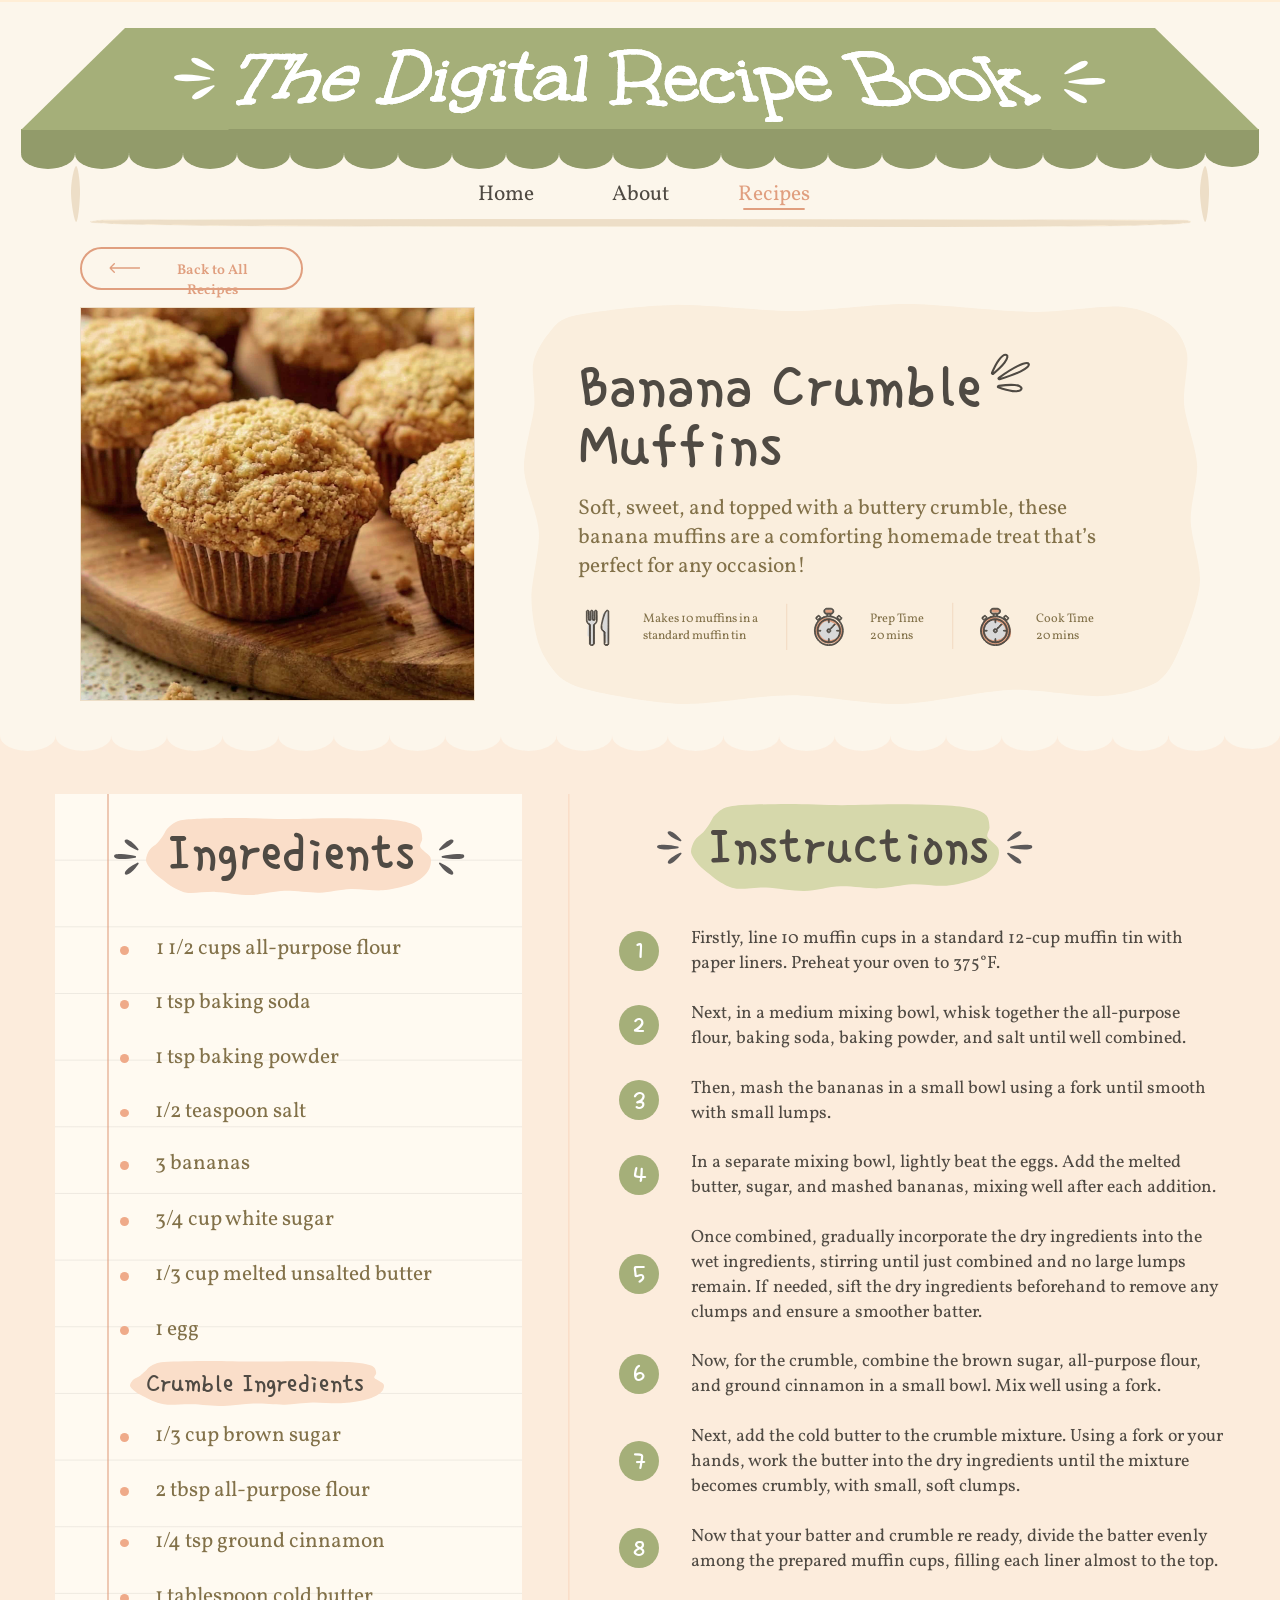
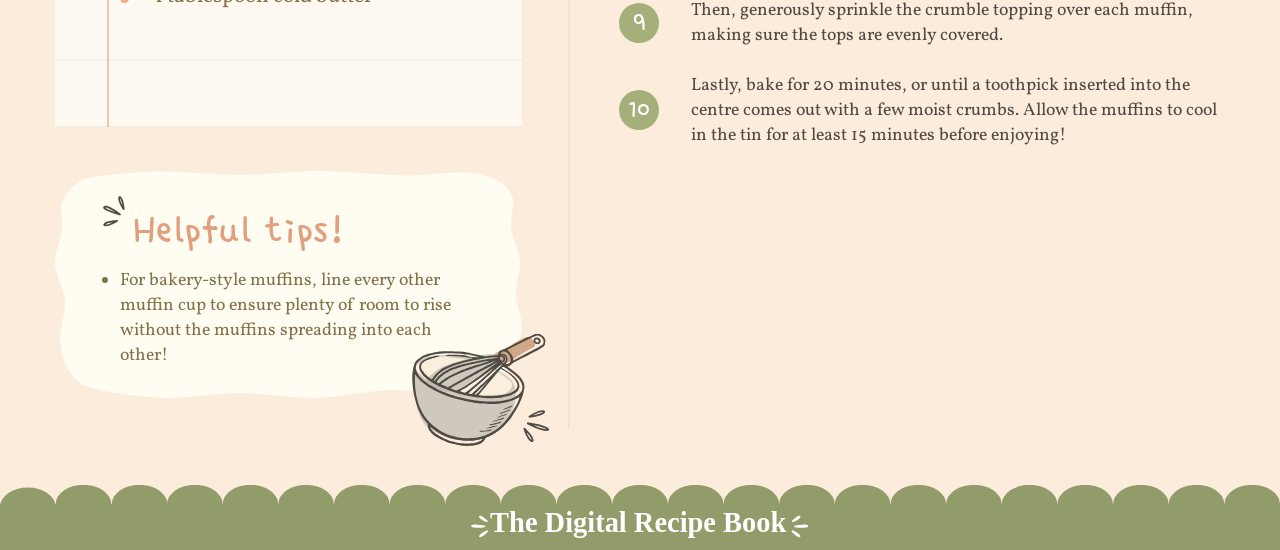
<file: digital-recipe-book/recipes/banana-crumble-muffins.html>
<!DOCTYPE html>
<html lang="en">
<head>
  <meta charset="UTF-8" />
  <meta name="viewport" content="width=device-width, initial-scale=1" />
  <title>Banana Crumble Muffins | The Digital Recipe Book</title>
  <link rel="stylesheet" href="../css/figma-frame.css?v=notebook-restore-v1" />
</head>
<body data-active="recipes">
  <div class="viewport">
    <div class="frame-scale" data-frame-scale>
      <div class="frame" data-figma-frame style="height:2419px;min-height:2419px">
<div class="fig" data-node-id="389:4795" data-name="Banana Crumble Muffins" style="background:#ffeed6;position:relative;width:100%;height:100%;">
      <div class="fig" data-node-id="389:4796" data-name="Ingredients and Instructions" style="position:absolute;background:#fcecdc;height:1618px;left:0px;overflow:hidden;top:801px;width:1440px;">
        <div class="fig" data-node-id="389:4797" data-name="Footer" style="position:absolute;display:contents;left:0px;top:1545px;">
          <div class="fig" data-node-id="389:4798" style="position:absolute;display:flex;height:73px;align-items:center;justify-content:center;left:0px;top:1545px;width:1440px;">
            <div class="fig" style="flex:none;transform:rotate(180deg);">
              <div class="fig" data-name="Scallops Bottom" style="height:73px;position:relative;width:1440px;">
                <img alt="" class="fig" src="../assets/figma/3f2899ed-a01f-46d3-ac09-f857e4d49f8e.svg"  style="position:absolute;display:block;top:0;right:0;bottom:0;left:0;max-width:none;width:100%;height:100%;">
              </div>
            </div>
          </div>
          <div class="fig" data-node-id="389:4823" data-name="The Digital Recipe Book" style="position:absolute;display:contents;left:530px;top:1569px;">
            <div class="fig" data-node-id="389:4824" style="position:absolute;display:flex;height:26.028px;align-items:center;justify-content:center;left:888px;top:1578px;width:22px;">
              <div class="fig" style="flex:none;transform:scaleY(-1) rotate(180deg);">
                <div class="fig" style="height:26.028px;position:relative;width:22px;">
                  <img alt="" class="fig" src="../assets/figma/c8aa043e-aca4-41fa-bae8-019a86d59d6b.svg"  style="position:absolute;display:block;top:0;right:0;bottom:0;left:0;max-width:none;width:100%;height:100%;">
                </div>
              </div>
            </div>
            <div class="fig" data-node-id="389:4828" style="position:absolute;height:26.028px;left:530px;top:1578px;width:22px;">
              <img alt="" class="fig" src="../assets/figma/637c3566-709a-4e9d-b22b-9599f89dee49.svg"  style="position:absolute;display:block;top:0;right:0;bottom:0;left:0;max-width:none;width:100%;height:100%;">
            </div>
            <p class="fig" data-node-id="389:4832" style="word-break:break-word;position:absolute;font-family:'Unkempt', Georgia, serif;font-weight:700;height:47px;line-height:normal;left:718px;font-style:normal;font-size:32px;text-align:center;color:#fff;top:1569px;width:362px;transform:translateX(-50%);">
              The Digital Recipe Book
            </p>
          </div>
        </div>
        <div class="fig" data-node-id="389:4833" data-name="Helpful Tips" style="position:absolute;display:contents;left:62px;top:1191px;">
          <div class="fig" data-node-id="389:4834" data-name="Rectangular organic blob" style="position:absolute;height:256px;left:62px;top:1191px;width:525px;">
            <img alt="" class="fig" src="../assets/figma/f5a10698-0d25-4fab-a9a5-3c02e8620e75.svg"  style="position:absolute;display:block;top:0;right:0;bottom:0;left:0;max-width:none;width:100%;height:100%;">
          </div>
          <ul class="fig" data-node-id="389:4835" style="word-break:break-word;position:absolute;display:block;font-family:'Vollkorn', Georgia, serif;font-weight:400;height:94px;line-height:0;left:105px;color:#827149;font-size:20px;top:1300px;width:439px;">
            <li class="fig" style="list-style-type:disc;margin-inline-start:30px;">
              <span class="fig" style="line-height:normal;">For bakery-style muffins, line every other muffin cup to ensure plenty of room to rise without the muffins spreading into each other!</span>
            </li>
          </ul>
          <p class="fig" data-node-id="389:4836" style="white-space:nowrap;word-break:break-word;position:absolute;font-family:'Single Day', cursive;height:65px;line-height:normal;left:150px;font-style:normal;color:#e09f7f;font-size:48px;top:1229px;width:239px;">
            Helpful tips!
          </p>
          <div class="fig" data-node-id="389:4837" style="position:absolute;display:flex;height:48.518px;align-items:center;justify-content:center;left:108px;top:1213px;width:41.615px;">
            <div class="fig" style="flex:none;transform:rotate(24.59deg);">
              <div class="fig" style="height:41px;position:relative;width:27px;">
                <img alt="" class="fig" src="../assets/figma/b04a2666-ecca-4566-bf86-4bfdab419edc.svg"  style="position:absolute;display:block;top:0;right:0;bottom:0;left:0;max-width:none;width:100%;height:100%;">
              </div>
            </div>
          </div>
          <div class="fig" data-node-id="389:4841" style="position:absolute;display:flex;height:48.521px;align-items:center;justify-content:center;left:581px;top:1453px;width:42.772px;">
            <div class="fig" style="flex:none;transform:rotate(-163.56deg);">
              <div class="fig" style="height:41px;position:relative;width:32.497px;">
                <img alt="" class="fig" src="../assets/figma/63a9231a-afac-42b2-9b06-146bbb4d886f.svg"  style="position:absolute;display:block;top:0;right:0;bottom:0;left:0;max-width:none;width:100%;height:100%;">
              </div>
            </div>
          </div>
          <div class="fig" data-node-id="389:4845" data-name="Bowl & whisk · blob coloured" style="position:absolute;display:contents;left:449px;top:1347px;">
            <div class="fig" data-node-id="389:4846" data-name="Loose colour washes" style="position:absolute;height:141.789px;left:450px;top:1352px;width:139.684px;">
              <div class="fig" style="position:absolute;top:0;right:-8.82%;bottom:-0.89%;left:0;">
                <img alt="" class="fig" src="../assets/figma/2dfba0db-0fd5-4169-a690-f99801b882cd.svg"  style="display:block;max-width:none;width:100%;height:100%;">
              </div>
            </div>
            <div class="fig" data-node-id="389:4851" data-name="image 20_layerstyle" style="position:absolute;display:contents;height:168.253px;left:449px;top:1347px;width:166.644px;">
              <div class="fig" data-node-id="389:4852" style="position:absolute;display:flex;height:168.253px;align-items:center;justify-content:center;left:449px;top:1347px;width:166.644px;">
                <div class="fig" style="flex:none;transform:rotate(12.28deg);">
                  <div class="fig" data-name="Group" style="height:141.789px;position:relative;width:139.684px;">
                    <img alt="" class="fig" src="../assets/figma/94dbd86b-1a68-475c-ae3d-89ce0ccecfb3.svg"  style="position:absolute;display:block;top:0;right:0;bottom:0;left:0;max-width:none;width:100%;height:100%;">
                  </div>
                </div>
              </div>
            </div>
          </div>
        </div>
        <div class="fig" data-node-id="389:4864" style="position:absolute;display:flex;height:1390.016px;align-items:center;justify-content:center;left:640.75px;top:91.99px;width:0px;">
          <div class="fig" style="flex:none;transform:rotate(-90deg);">
            <div class="fig" style="height:0px;position:relative;width:1390.016px;">
              <div class="fig" style="position:absolute;top:-2px;right:0;bottom:0;left:0;">
                <img alt="" class="fig" src="../assets/figma/8930e424-d8ca-4813-83d2-5f26084fcf35.svg"  style="display:block;max-width:none;width:100%;height:100%;">
              </div>
            </div>
          </div>
        </div>
        <div class="fig" data-node-id="389:4865" data-name="Instructions" style="position:absolute;height:1090px;left:687px;overflow:hidden;top:92px;width:690px;">
          <div class="fig" data-node-id="389:4866" data-name="Steps" style="word-break:break-word;position:absolute;display:contents;font-family:'Vollkorn', Georgia, serif;font-weight:400;left:90px;color:#4f4a43;font-size:20px;top:149px;">
            <div class="fig" data-node-id="389:4867" style="position:absolute;height:55px;line-height:0;left:90px;top:149px;width:600px;white-space:pre-wrap;">
              <p class="fig" style="line-height:normal;margin-bottom:0px;">Firstly, line 10 muffin cups in a standard 12-cup muffin tin with paper liners. Preheat your oven to 375°F.</p>
              <p class="fig" style="line-height:normal;margin-bottom:0px;">
                <br aria-hidden>
                <br aria-hidden>
              </p>
              <p class="fig" style="line-height:normal;margin-bottom:0px;">​</p>
              <p class="fig" style="line-height:normal;">​</p>
            </div>
            <p class="fig" data-node-id="389:4868" style="position:absolute;height:55px;line-height:normal;left:90px;top:317px;width:600px;">Then, mash the bananas in a small bowl using a fork until smooth with small lumps. </p>
            <div class="fig" data-node-id="389:4869" style="position:absolute;height:55px;line-height:0;left:90px;top:233px;width:600px;white-space:pre-wrap;">
              <p class="fig" style="line-height:normal;margin-bottom:0px;">Next, in a medium mixing bowl, whisk together the all-purpose flour, baking soda, baking powder, and salt until well combined.</p>
              <p class="fig" style="line-height:normal;margin-bottom:0px;">
                <br aria-hidden>
                <br aria-hidden>
              </p>
              <p class="fig" style="line-height:normal;margin-bottom:0px;">​</p>
              <p class="fig" style="line-height:normal;">​</p>
            </div>
            <p class="fig" data-node-id="389:4870" style="position:absolute;height:55px;line-height:normal;left:90px;top:401px;width:600px;">
              In a separate mixing bowl, lightly beat the eggs. Add the melted butter, sugar, and mashed bananas, mixing well after each addition.
            </p>
            <p class="fig" data-node-id="389:4871" style="position:absolute;height:111px;line-height:normal;left:90px;top:485px;width:600px;">
              Once combined, gradually incorporate the dry ingredients into the wet ingredients, stirring until just combined and no large lumps remain. If needed, sift the dry ingredients beforehand to remove any clumps and ensure a smoother batter.
            </p>
            <p class="fig" data-node-id="389:4872" style="position:absolute;height:55px;line-height:normal;left:90px;top:625px;width:600px;">
              Now, for the crumble, combine the brown sugar, all-purpose flour, and ground cinnamon in a small bowl. Mix well using a fork.
            </p>
            <p class="fig" data-node-id="389:4873" style="position:absolute;height:83px;line-height:normal;left:90px;top:709px;width:600px;">
              Next, add the cold butter to the crumble mixture. Using a fork or your hands, work the butter into the dry ingredients until the mixture becomes crumbly, with small, soft clumps.
            </p>
            <p class="fig" data-node-id="389:4874" style="position:absolute;height:55px;line-height:normal;left:90px;top:821px;width:600px;">
              Now that your batter and crumble re ready, divide the batter evenly among the prepared muffin cups, filling each liner almost to the top.
            </p>
            <p class="fig" data-node-id="391:5154" style="position:absolute;height:55px;line-height:normal;left:90px;top:905px;width:600px;">
              Then, generously sprinkle the crumble topping over each muffin, making sure the tops are evenly covered.
            </p>
            <p class="fig" data-node-id="391:5158" style="position:absolute;height:83px;line-height:normal;left:90px;top:989px;width:600px;">
              Lastly, bake for 20 minutes, or until a toothpick inserted into the centre comes out with a few moist crumbs. Allow the muffins to cool in the tin for at least 15 minutes before enjoying!
            </p>
          </div>
          <div class="fig" data-node-id="389:4875" data-name="Title" style="position:absolute;display:contents;left:90px;top:12px;">
            <div class="fig" data-node-id="389:4876" data-name="Vector" style="position:absolute;height:97px;left:90px;top:12px;width:347px;">
              <img alt="" class="fig" src="../assets/figma/7423fdcd-b934-4018-b77c-2d0ac1cd4175.svg"  style="position:absolute;display:block;top:0;right:0;bottom:0;left:0;max-width:none;width:100%;height:100%;">
            </div>
            <p class="fig" data-node-id="389:4877" style="white-space:nowrap;word-break:break-word;position:absolute;font-family:'Single Day', cursive;height:80px;line-height:normal;left:110px;font-style:normal;color:#4f4a43;font-size:64px;top:21px;width:320px;">
              Instructions
            </p>
          </div>
          <div class="fig" data-node-id="389:4878" style="position:absolute;display:contents;left:9px;top:154px;">
            <div class="fig" data-node-id="389:4879" style="position:absolute;left:9px;width:45px;height:45px;top:154px;">
              <img alt="" class="fig" src="../assets/figma/e8cdf681-a89a-4624-9a9e-c896987fa283.svg"  style="position:absolute;display:block;top:0;right:0;bottom:0;left:0;max-width:none;width:100%;height:100%;">
            </div>
            <p class="fig" data-node-id="389:4880" style="white-space:nowrap;word-break:break-word;position:absolute;font-family:'Single Day', cursive;height:40px;line-height:normal;left:27px;font-style:normal;font-size:32px;color:#fff;top:157px;width:10px;">
              1
            </p>
          </div>
          <div class="fig" data-node-id="389:4881" style="position:absolute;display:contents;left:9px;top:238px;">
            <div class="fig" data-node-id="389:4882" style="position:absolute;left:9px;width:45px;height:45px;top:238px;">
              <img alt="" class="fig" src="../assets/figma/e8cdf681-a89a-4624-9a9e-c896987fa283.svg"  style="position:absolute;display:block;top:0;right:0;bottom:0;left:0;max-width:none;width:100%;height:100%;">
            </div>
            <p class="fig" data-node-id="389:4883" style="white-space:nowrap;word-break:break-word;position:absolute;font-family:'Single Day', cursive;height:40px;line-height:normal;left:25px;font-style:normal;font-size:32px;color:#fff;top:241px;width:13px;">
              2
            </p>
          </div>
          <div class="fig" data-node-id="389:4884" style="position:absolute;display:contents;left:9px;top:322px;">
            <div class="fig" data-node-id="389:4885" style="position:absolute;left:9px;width:45px;height:45px;top:322px;">
              <img alt="" class="fig" src="../assets/figma/e8cdf681-a89a-4624-9a9e-c896987fa283.svg"  style="position:absolute;display:block;top:0;right:0;bottom:0;left:0;max-width:none;width:100%;height:100%;">
            </div>
            <p class="fig" data-node-id="389:4886" style="white-space:nowrap;word-break:break-word;position:absolute;font-family:'Single Day', cursive;height:40px;line-height:normal;left:25px;font-style:normal;font-size:32px;color:#fff;top:325px;width:13px;">
              3
            </p>
          </div>
          <div class="fig" data-node-id="389:4887" style="position:absolute;display:contents;left:9px;top:406px;">
            <div class="fig" data-node-id="389:4888" style="position:absolute;left:9px;width:45px;height:45px;top:406px;">
              <img alt="" class="fig" src="../assets/figma/e8cdf681-a89a-4624-9a9e-c896987fa283.svg"  style="position:absolute;display:block;top:0;right:0;bottom:0;left:0;max-width:none;width:100%;height:100%;">
            </div>
            <p class="fig" data-node-id="389:4889" style="white-space:nowrap;word-break:break-word;position:absolute;font-family:'Single Day', cursive;height:40px;line-height:normal;left:25px;font-style:normal;font-size:32px;color:#fff;top:409px;width:13px;">
              4
            </p>
          </div>
          <div class="fig" data-node-id="389:4890" style="position:absolute;display:contents;left:9px;top:518px;">
            <div class="fig" data-node-id="389:4891" style="position:absolute;left:9px;width:45px;height:45px;top:518px;">
              <img alt="" class="fig" src="../assets/figma/e8cdf681-a89a-4624-9a9e-c896987fa283.svg"  style="position:absolute;display:block;top:0;right:0;bottom:0;left:0;max-width:none;width:100%;height:100%;">
            </div>
            <p class="fig" data-node-id="389:4892" style="white-space:nowrap;word-break:break-word;position:absolute;font-family:'Single Day', cursive;height:40px;line-height:normal;left:25px;font-style:normal;font-size:32px;color:#fff;top:521px;width:13px;">
              5
            </p>
          </div>
          <div class="fig" data-node-id="389:4893" style="position:absolute;display:contents;left:9px;top:630px;">
            <div class="fig" data-node-id="389:4894" style="position:absolute;left:9px;width:45px;height:45px;top:630px;">
              <img alt="" class="fig" src="../assets/figma/e8cdf681-a89a-4624-9a9e-c896987fa283.svg"  style="position:absolute;display:block;top:0;right:0;bottom:0;left:0;max-width:none;width:100%;height:100%;">
            </div>
            <p class="fig" data-node-id="389:4895" style="white-space:nowrap;word-break:break-word;position:absolute;font-family:'Single Day', cursive;height:40px;line-height:normal;left:25px;font-style:normal;font-size:32px;color:#fff;top:633px;width:13px;">
              6
            </p>
          </div>
          <div class="fig" data-node-id="389:4896" style="position:absolute;display:contents;left:9px;top:728px;">
            <div class="fig" data-node-id="389:4897" style="position:absolute;left:9px;width:45px;height:45px;top:728px;">
              <img alt="" class="fig" src="../assets/figma/e8cdf681-a89a-4624-9a9e-c896987fa283.svg"  style="position:absolute;display:block;top:0;right:0;bottom:0;left:0;max-width:none;width:100%;height:100%;">
            </div>
            <p class="fig" data-node-id="389:4898" style="white-space:nowrap;word-break:break-word;position:absolute;font-family:'Single Day', cursive;height:40px;line-height:normal;left:25px;font-style:normal;font-size:32px;color:#fff;top:731px;width:13px;">
              7
            </p>
          </div>
          <div class="fig" data-node-id="389:4899" style="position:absolute;display:contents;left:9px;top:826px;">
            <div class="fig" data-node-id="389:4900" style="position:absolute;left:9px;width:45px;height:45px;top:826px;">
              <img alt="" class="fig" src="../assets/figma/e8cdf681-a89a-4624-9a9e-c896987fa283.svg"  style="position:absolute;display:block;top:0;right:0;bottom:0;left:0;max-width:none;width:100%;height:100%;">
            </div>
            <p class="fig" data-node-id="389:4901" style="white-space:nowrap;word-break:break-word;position:absolute;font-family:'Single Day', cursive;height:40px;line-height:normal;left:25px;font-style:normal;font-size:32px;color:#fff;top:829px;width:13px;">
              8
            </p>
          </div>
          <div class="fig" data-node-id="391:5160" style="position:absolute;display:contents;left:9px;top:910px;">
            <div class="fig" data-node-id="391:5161" style="position:absolute;left:9px;width:45px;height:45px;top:910px;">
              <img alt="" class="fig" src="../assets/figma/e8cdf681-a89a-4624-9a9e-c896987fa283.svg"  style="position:absolute;display:block;top:0;right:0;bottom:0;left:0;max-width:none;width:100%;height:100%;">
            </div>
            <p class="fig" data-node-id="391:5162" style="white-space:nowrap;word-break:break-word;position:absolute;font-family:'Single Day', cursive;height:40px;line-height:normal;left:25px;font-style:normal;font-size:32px;color:#fff;top:913px;width:13px;">
              9
            </p>
          </div>
          <div class="fig" data-node-id="391:5164" style="position:absolute;display:contents;left:9px;top:1008px;">
            <div class="fig" data-node-id="391:5165" style="position:absolute;left:9px;width:45px;height:45px;top:1008px;">
              <img alt="" class="fig" src="../assets/figma/e8cdf681-a89a-4624-9a9e-c896987fa283.svg"  style="position:absolute;display:block;top:0;right:0;bottom:0;left:0;max-width:none;width:100%;height:100%;">
            </div>
            <p class="fig" data-node-id="391:5166" style="white-space:nowrap;word-break:break-word;position:absolute;font-family:'Single Day', cursive;height:40px;line-height:normal;left:19px;font-style:normal;font-size:32px;color:#fff;top:1011px;width:25px;">
              10
            </p>
          </div>
          <div class="fig" data-node-id="389:4902" style="position:absolute;display:flex;height:39.028px;align-items:center;justify-content:center;left:443px;top:41px;width:32.084px;">
            <div class="fig" style="flex:none;transform:scaleY(-1) rotate(180deg);">
              <div class="fig" style="height:39.028px;position:relative;width:32.084px;">
                <img alt="" class="fig" src="../assets/figma/c2ad34e0-dfbe-4f89-9b33-7b73ed46b167.svg"  style="position:absolute;display:block;top:0;right:0;bottom:0;left:0;max-width:none;width:100%;height:100%;">
              </div>
            </div>
          </div>
          <div class="fig" data-node-id="389:4906" style="position:absolute;height:39.028px;left:52px;top:41px;width:32.084px;">
            <img alt="" class="fig" src="../assets/figma/848f1908-08eb-4371-8691-492321c38838.svg"  style="position:absolute;display:block;top:0;right:0;bottom:0;left:0;max-width:none;width:100%;height:100%;">
          </div>
        </div>
        <div class="fig" data-node-id="389:4910" data-name="Scallops" style="position:absolute;height:44.365px;left:0px;top:0px;width:1440px;">
          <img alt="" class="fig" src="../assets/figma/be5ca7ec-671c-43f6-a5fd-8025718d35c3.svg"  style="position:absolute;display:block;top:0;right:0;bottom:0;left:0;max-width:none;width:100%;height:100%;">
        </div>
        <div class="fig" data-node-id="389:4935" data-name="Ingredients" style="position:absolute;display:contents;left:62px;top:92px;">
          <div class="fig" data-node-id="389:4936" style="position:absolute;height:1050px;left:62px;top:92px;width:525px;">
            <div aria-hidden class="fig" style="position:absolute;top:0;right:0;bottom:0;left:0;pointer-events:none;">
              <div class="fig"  style="position:absolute;background:#fffaf1;top:0;right:0;bottom:0;left:0;"></div>
              <div class="notebook-lines" data-line-count="14" data-margin="1" aria-hidden="true"></div>
            </div>
          </div>
          <div class="fig" data-node-id="389:4937" style="position:absolute;display:contents;left:135px;top:250px;">
            <div class="fig" data-node-id="389:4938" style="position:absolute;display:contents;left:135px;top:555px;">
              <p class="fig" data-node-id="389:4939" style="word-break:break-word;position:absolute;font-family:'Vollkorn', Georgia, serif;font-weight:400;height:46.626px;line-height:normal;left:174px;color:#827149;font-size:24px;top:555px;width:271px;">
                3/4 cup white sugar
              </p>
              <div class="fig" data-node-id="389:4940" style="position:absolute;left:135px;width:9.717px;height:9.717px;top:568.21px;">
                <img alt="" class="fig" src="../assets/figma/1e7a6ace-1b72-4fad-9452-e270b2a41d55.svg"  style="position:absolute;display:block;top:0;right:0;bottom:0;left:0;max-width:none;width:100%;height:100%;">
              </div>
            </div>
            <div class="fig" data-node-id="389:4941" style="position:absolute;display:contents;left:135px;top:617px;">
              <p class="fig" data-node-id="389:4942" style="word-break:break-word;position:absolute;font-family:'Vollkorn', Georgia, serif;font-weight:400;height:47px;line-height:normal;left:174px;color:#827149;font-size:24px;top:617px;width:319px;">
                1/3 cup melted unsalted butter
              </p>
              <div class="fig" data-node-id="389:4943" style="position:absolute;left:135px;width:9.717px;height:9.717px;top:630.21px;">
                <img alt="" class="fig" src="../assets/figma/1e7a6ace-1b72-4fad-9452-e270b2a41d55.svg"  style="position:absolute;display:block;top:0;right:0;bottom:0;left:0;max-width:none;width:100%;height:100%;">
              </div>
            </div>
            <div class="fig" data-node-id="389:4944" style="position:absolute;display:contents;left:135px;top:678px;">
              <p class="fig" data-node-id="389:4945" style="word-break:break-word;position:absolute;font-family:'Vollkorn', Georgia, serif;font-weight:400;height:46.626px;line-height:normal;left:174px;color:#827149;font-size:24px;top:678px;width:271px;">
                1 egg
              </p>
              <div class="fig" data-node-id="389:4946" style="position:absolute;left:135px;width:9.717px;height:9.717px;top:691.21px;">
                <img alt="" class="fig" src="../assets/figma/1e7a6ace-1b72-4fad-9452-e270b2a41d55.svg"  style="position:absolute;display:block;top:0;right:0;bottom:0;left:0;max-width:none;width:100%;height:100%;">
              </div>
            </div>
            <div class="fig" data-node-id="389:5131" style="position:absolute;display:contents;left:135px;top:798px;">
              <p class="fig" data-node-id="389:5132" style="word-break:break-word;position:absolute;font-family:'Vollkorn', Georgia, serif;font-weight:400;height:47px;line-height:normal;left:174px;color:#827149;font-size:24px;top:798px;width:299px;">
                1/3 cup brown sugar
              </p>
              <div class="fig" data-node-id="389:5133" style="position:absolute;left:135px;width:9.717px;height:9.717px;top:811.21px;">
                <img alt="" class="fig" src="../assets/figma/1e7a6ace-1b72-4fad-9452-e270b2a41d55.svg"  style="position:absolute;display:block;top:0;right:0;bottom:0;left:0;max-width:none;width:100%;height:100%;">
              </div>
            </div>
            <div class="fig" data-node-id="389:5135" style="position:absolute;display:contents;left:135px;top:859px;">
              <p class="fig" data-node-id="389:5136" style="word-break:break-word;position:absolute;font-family:'Vollkorn', Georgia, serif;font-weight:400;height:47px;line-height:normal;left:174px;color:#827149;font-size:24px;top:859px;width:299px;">
                2 tbsp all-purpose flour
              </p>
              <div class="fig" data-node-id="389:5137" style="position:absolute;left:135px;width:9.717px;height:9.717px;top:872.21px;">
                <img alt="" class="fig" src="../assets/figma/1e7a6ace-1b72-4fad-9452-e270b2a41d55.svg"  style="position:absolute;display:block;top:0;right:0;bottom:0;left:0;max-width:none;width:100%;height:100%;">
              </div>
            </div>
            <div class="fig" data-node-id="389:5139" style="position:absolute;display:contents;left:135px;top:917px;">
              <p class="fig" data-node-id="389:5140" style="word-break:break-word;position:absolute;font-family:'Vollkorn', Georgia, serif;font-weight:400;height:47px;line-height:normal;left:174px;color:#827149;font-size:24px;top:917px;width:299px;">
                1/4 tsp ground cinnamon
              </p>
              <div class="fig" data-node-id="389:5141" style="position:absolute;left:135px;width:9.717px;height:9.717px;top:930.21px;">
                <img alt="" class="fig" src="../assets/figma/1e7a6ace-1b72-4fad-9452-e270b2a41d55.svg"  style="position:absolute;display:block;top:0;right:0;bottom:0;left:0;max-width:none;width:100%;height:100%;">
              </div>
            </div>
            <div class="fig" data-node-id="389:5143" style="position:absolute;display:contents;left:135px;top:979px;">
              <p class="fig" data-node-id="389:5144" style="word-break:break-word;position:absolute;font-family:'Vollkorn', Georgia, serif;font-weight:400;height:47px;line-height:normal;left:174px;color:#827149;font-size:24px;top:979px;width:299px;">
                1 tablespoon cold butter
              </p>
              <div class="fig" data-node-id="389:5145" style="position:absolute;left:135px;width:9.717px;height:9.717px;top:992.21px;">
                <img alt="" class="fig" src="../assets/figma/1e7a6ace-1b72-4fad-9452-e270b2a41d55.svg"  style="position:absolute;display:block;top:0;right:0;bottom:0;left:0;max-width:none;width:100%;height:100%;">
              </div>
            </div>
            <div class="fig" data-node-id="389:5127" style="position:absolute;display:contents;left:146px;top:730px;">
              <div class="fig" data-node-id="389:5147" data-name="Vector" style="position:absolute;height:51px;left:146px;top:730px;width:286px;">
                <img alt="" class="fig" src="../assets/figma/aacb166a-dfb5-489f-94d2-359894796636.svg"  style="position:absolute;display:block;top:0;right:0;bottom:0;left:0;max-width:none;width:100%;height:100%;">
              </div>
              <p class="fig" data-node-id="389:5128" style="white-space:nowrap;word-break:break-word;position:absolute;font-family:'Single Day', cursive;line-height:normal;left:164px;font-style:normal;color:#4f4a43;font-size:32px;top:735.88px;width:250px;">
                Crumble Ingredients
              </p>
            </div>
            <div class="fig" data-node-id="389:4947" style="position:absolute;display:contents;left:135px;top:492px;">
              <p class="fig" data-node-id="389:4948" style="word-break:break-word;position:absolute;font-family:'Vollkorn', Georgia, serif;font-weight:400;height:46.626px;line-height:normal;left:174px;color:#827149;font-size:24px;top:492px;width:271px;">
                3 bananas
              </p>
              <div class="fig" data-node-id="389:4949" style="position:absolute;left:135px;width:9.717px;height:9.717px;top:505.21px;">
                <img alt="" class="fig" src="../assets/figma/1e7a6ace-1b72-4fad-9452-e270b2a41d55.svg"  style="position:absolute;display:block;top:0;right:0;bottom:0;left:0;max-width:none;width:100%;height:100%;">
              </div>
            </div>
            <div class="fig" data-node-id="389:4950" style="position:absolute;display:contents;left:135px;top:433px;">
              <p class="fig" data-node-id="389:4951" style="word-break:break-word;position:absolute;font-family:'Vollkorn', Georgia, serif;font-weight:400;height:47px;line-height:normal;left:174px;color:#827149;font-size:24px;top:433px;width:413px;">
                1/2 teaspoon salt
              </p>
              <div class="fig" data-node-id="389:4952" style="position:absolute;left:135px;width:9.717px;height:9.717px;top:446.21px;">
                <img alt="" class="fig" src="../assets/figma/1e7a6ace-1b72-4fad-9452-e270b2a41d55.svg"  style="position:absolute;display:block;top:0;right:0;bottom:0;left:0;max-width:none;width:100%;height:100%;">
              </div>
            </div>
            <div class="fig" data-node-id="389:4953" style="position:absolute;display:contents;left:135px;top:372px;">
              <p class="fig" data-node-id="389:4954" style="word-break:break-word;position:absolute;font-family:'Vollkorn', Georgia, serif;font-weight:400;height:46.626px;line-height:normal;left:174px;color:#827149;font-size:24px;top:372px;width:271px;">
                1 tsp baking powder
              </p>
              <div class="fig" data-node-id="389:4955" style="position:absolute;left:135px;width:9.717px;height:9.717px;top:385.21px;">
                <img alt="" class="fig" src="../assets/figma/1e7a6ace-1b72-4fad-9452-e270b2a41d55.svg"  style="position:absolute;display:block;top:0;right:0;bottom:0;left:0;max-width:none;width:100%;height:100%;">
              </div>
            </div>
            <div class="fig" data-node-id="389:4956" style="position:absolute;display:contents;left:135px;top:311px;">
              <p class="fig" data-node-id="389:4957" style="word-break:break-word;position:absolute;font-family:'Vollkorn', Georgia, serif;font-weight:400;height:46.626px;line-height:normal;left:174px;color:#827149;font-size:24px;top:311px;width:333px;">
                1 tsp baking soda
              </p>
              <div class="fig" data-node-id="389:4958" style="position:absolute;left:135px;width:9.717px;height:9.717px;top:324.21px;">
                <img alt="" class="fig" src="../assets/figma/1e7a6ace-1b72-4fad-9452-e270b2a41d55.svg"  style="position:absolute;display:block;top:0;right:0;bottom:0;left:0;max-width:none;width:100%;height:100%;">
              </div>
            </div>
            <div class="fig" data-node-id="389:4959" style="position:absolute;display:contents;left:135px;top:250px;">
              <p class="fig" data-node-id="389:4960" style="word-break:break-word;position:absolute;font-family:'Vollkorn', Georgia, serif;font-weight:400;height:47px;line-height:normal;left:176px;color:#827149;font-size:24px;top:250px;width:285px;">
                1 1/2 cups all-purpose flour
              </p>
              <div class="fig" data-node-id="389:4961" style="position:absolute;left:135px;width:9.717px;height:9.717px;top:263.21px;">
                <img alt="" class="fig" src="../assets/figma/1e7a6ace-1b72-4fad-9452-e270b2a41d55.svg"  style="position:absolute;display:block;top:0;right:0;bottom:0;left:0;max-width:none;width:100%;height:100%;">
              </div>
            </div>
          </div>
          <div class="fig" data-node-id="389:4962" data-name="Title" style="position:absolute;display:contents;left:164px;top:119.51px;">
            <div class="fig" data-node-id="389:4963" data-name="Vector" style="position:absolute;height:86.936px;left:164px;top:119.51px;width:321px;">
              <img alt="" class="fig" src="../assets/figma/7099f289-4129-4ad8-8928-20b48d2b0c7a.svg"  style="position:absolute;display:block;top:0;right:0;bottom:0;left:0;max-width:none;width:100%;height:100%;">
            </div>
            <p class="fig" data-node-id="389:4964" style="white-space:nowrap;word-break:break-word;position:absolute;font-family:'Single Day', cursive;height:81.434px;line-height:normal;left:188px;font-style:normal;color:#4f4a43;font-size:64px;top:119.51px;width:282px;">
              Ingredients
            </p>
          </div>
          <div class="fig" data-node-id="389:4965" style="position:absolute;display:flex;height:42.949px;align-items:center;justify-content:center;left:490px;top:141.52px;width:32.084px;">
            <div class="fig" style="flex:none;transform:scaleY(-1) rotate(180deg);">
              <div class="fig" style="height:42.949px;position:relative;width:32.084px;">
                <img alt="" class="fig" src="../assets/figma/12d6a02e-da0b-4c8d-8065-f8da7d60acdb.svg"  style="position:absolute;display:block;top:0;right:0;bottom:0;left:0;max-width:none;width:100%;height:100%;">
              </div>
            </div>
          </div>
          <div class="fig" data-node-id="389:4969" style="position:absolute;height:42.949px;left:128px;top:141.52px;width:32.084px;">
            <img alt="" class="fig" src="../assets/figma/1eb41002-c0fd-4b32-bff7-eff3354a8138.svg"  style="position:absolute;display:block;top:0;right:0;bottom:0;left:0;max-width:none;width:100%;height:100%;">
          </div>
        </div>
      </div>
      <div class="fig" data-node-id="389:4973" data-name="Header" style="position:absolute;background:#fcf6eb;height:799px;left:0px;right:0px;top:2px;">
        <div class="fig" data-node-id="389:5125" data-name="image 18" style="position:absolute;border-width:1px;border-color:#eddec7;border-style:solid;left:90px;width:444px;height:444px;top:343px;">
          <img alt="" class="fig" src="../assets/figma/3406a8a8-4684-40e9-95c8-f42246b2a640.png"  style="position:absolute;top:0;right:0;bottom:0;left:0;max-width:none;object-position:bottom;pointer-events:none;width:100%;height:100%;">
        </div>
        <div class="fig" data-node-id="389:4975" data-name="Back to All Recipes Button" style="position:absolute;display:contents;left:90px;top:276px;">
          <div class="fig" data-node-id="389:4976"  style="position:absolute;background:#fcf6eb;border-width:3px;border-color:#e09f7f;border-style:solid;height:48px;left:90px;border-radius:28px;top:276px;width:251px;"></div>
          <div class="fig" data-node-id="389:4977" style="position:absolute;display:contents;left:124px;top:290px;">
            <div class="fig" data-node-id="389:4978" style="position:absolute;display:flex;height:0px;align-items:center;justify-content:center;left:124px;top:300px;width:33px;">
              <div class="fig" style="flex:none;transform:scaleY(-1) rotate(180deg);">
                <div class="fig" style="height:0px;position:relative;width:33px;">
                  <div class="fig" style="position:absolute;top:-5.52px;right:-2.27%;bottom:-5.52px;left:-2.27%;">
                    <img alt="" class="fig" src="../assets/figma/55f8cdf6-c894-4a7c-a50b-900ec937b1a8.svg"  style="display:block;max-width:none;width:100%;height:100%;">
                  </div>
                </div>
              </div>
            </div>
            <p class="fig" data-node-id="389:4979" style="word-break:break-word;position:absolute;font-family:'Vollkorn', Georgia, serif;font-weight:600;height:20px;line-height:normal;left:239px;color:#e09f7f;font-size:16px;text-align:center;top:290px;width:138px;transform:translateX(-50%);">
              Back to All Recipes
            </p>
          </div>
        </div>
        <div class="fig" data-node-id="389:4980" data-name="Awning" style="position:absolute;display:contents;left:6px;top:29px;">
          <div class="fig" data-node-id="389:4981" data-name="Scallops" style="position:absolute;display:contents;left:24px;top:143.6px;">
            <div class="fig" data-node-id="389:4982" style="position:absolute;height:33.995px;left:205.6px;top:153.97px;width:60.522px;">
              <img alt="" class="fig" src="../assets/figma/1ba93eec-628c-4a02-be1a-5d10b87f37e7.svg"  style="position:absolute;display:block;top:0;right:0;bottom:0;left:0;max-width:none;width:100%;height:100%;">
            </div>
            <div class="fig" data-node-id="389:4983" style="position:absolute;height:33.995px;left:447.7px;top:153.97px;width:60.522px;">
              <img alt="" class="fig" src="../assets/figma/1ba93eec-628c-4a02-be1a-5d10b87f37e7.svg"  style="position:absolute;display:block;top:0;right:0;bottom:0;left:0;max-width:none;width:100%;height:100%;">
            </div>
            <div class="fig" data-node-id="389:4984" style="position:absolute;height:33.995px;left:266.1px;top:153.97px;width:60.522px;">
              <img alt="" class="fig" src="../assets/figma/1ba93eec-628c-4a02-be1a-5d10b87f37e7.svg"  style="position:absolute;display:block;top:0;right:0;bottom:0;left:0;max-width:none;width:100%;height:100%;">
            </div>
            <div class="fig" data-node-id="389:4985" style="position:absolute;height:33.995px;left:326.6px;top:153.97px;width:60.522px;">
              <img alt="" class="fig" src="../assets/figma/1ba93eec-628c-4a02-be1a-5d10b87f37e7.svg"  style="position:absolute;display:block;top:0;right:0;bottom:0;left:0;max-width:none;width:100%;height:100%;">
            </div>
            <div class="fig" data-node-id="389:4986" style="position:absolute;height:33.995px;left:24px;top:153.97px;width:60.522px;">
              <img alt="" class="fig" src="../assets/figma/1ba93eec-628c-4a02-be1a-5d10b87f37e7.svg"  style="position:absolute;display:block;top:0;right:0;bottom:0;left:0;max-width:none;width:100%;height:100%;">
            </div>
            <div class="fig" data-node-id="389:4987" style="position:absolute;height:33.995px;left:508.2px;top:153.97px;width:60.522px;">
              <img alt="" class="fig" src="../assets/figma/1ba93eec-628c-4a02-be1a-5d10b87f37e7.svg"  style="position:absolute;display:block;top:0;right:0;bottom:0;left:0;max-width:none;width:100%;height:100%;">
            </div>
            <div class="fig" data-node-id="389:4988" style="position:absolute;height:33.995px;left:568.7px;top:153.97px;width:60.522px;">
              <img alt="" class="fig" src="../assets/figma/1ba93eec-628c-4a02-be1a-5d10b87f37e7.svg"  style="position:absolute;display:block;top:0;right:0;bottom:0;left:0;max-width:none;width:100%;height:100%;">
            </div>
            <div class="fig" data-node-id="389:4989" style="position:absolute;height:33.995px;left:629.2px;top:153.97px;width:60.522px;">
              <img alt="" class="fig" src="../assets/figma/9ba839cb-6bdb-465e-a2bc-e9b1e9e13f35.svg"  style="position:absolute;display:block;top:0;right:0;bottom:0;left:0;max-width:none;width:100%;height:100%;">
            </div>
            <div class="fig" data-node-id="389:4990" style="position:absolute;height:33.995px;left:750.3px;top:153.97px;width:60.522px;">
              <img alt="" class="fig" src="../assets/figma/9ba839cb-6bdb-465e-a2bc-e9b1e9e13f35.svg"  style="position:absolute;display:block;top:0;right:0;bottom:0;left:0;max-width:none;width:100%;height:100%;">
            </div>
            <div class="fig" data-node-id="389:4991" style="position:absolute;height:33.995px;left:871.3px;top:153.97px;width:60.522px;">
              <img alt="" class="fig" src="../assets/figma/9ba839cb-6bdb-465e-a2bc-e9b1e9e13f35.svg"  style="position:absolute;display:block;top:0;right:0;bottom:0;left:0;max-width:none;width:100%;height:100%;">
            </div>
            <div class="fig" data-node-id="389:4992" style="position:absolute;height:33.995px;left:689.7px;top:153.97px;width:60.522px;">
              <img alt="" class="fig" src="../assets/figma/9ba839cb-6bdb-465e-a2bc-e9b1e9e13f35.svg"  style="position:absolute;display:block;top:0;right:0;bottom:0;left:0;max-width:none;width:100%;height:100%;">
            </div>
            <div class="fig" data-node-id="389:4993" style="position:absolute;height:33.995px;left:810.8px;top:153.97px;width:60.522px;">
              <img alt="" class="fig" src="../assets/figma/9ba839cb-6bdb-465e-a2bc-e9b1e9e13f35.svg"  style="position:absolute;display:block;top:0;right:0;bottom:0;left:0;max-width:none;width:100%;height:100%;">
            </div>
            <div class="fig" data-node-id="389:4994" style="position:absolute;height:33.995px;left:1052.9px;top:153.97px;width:60.522px;">
              <img alt="" class="fig" src="../assets/figma/9ba839cb-6bdb-465e-a2bc-e9b1e9e13f35.svg"  style="position:absolute;display:block;top:0;right:0;bottom:0;left:0;max-width:none;width:100%;height:100%;">
            </div>
            <div class="fig" data-node-id="389:4995" style="position:absolute;height:33.995px;left:931.8px;top:153.97px;width:60.522px;">
              <img alt="" class="fig" src="../assets/figma/9ba839cb-6bdb-465e-a2bc-e9b1e9e13f35.svg"  style="position:absolute;display:block;top:0;right:0;bottom:0;left:0;max-width:none;width:100%;height:100%;">
            </div>
            <div class="fig" data-node-id="389:4996" style="position:absolute;height:33.995px;left:1113.4px;top:153.97px;width:60.522px;">
              <img alt="" class="fig" src="../assets/figma/9ba839cb-6bdb-465e-a2bc-e9b1e9e13f35.svg"  style="position:absolute;display:block;top:0;right:0;bottom:0;left:0;max-width:none;width:100%;height:100%;">
            </div>
            <div class="fig" data-node-id="389:4997" style="position:absolute;height:33.995px;left:1173.9px;top:153.97px;width:60.522px;">
              <img alt="" class="fig" src="../assets/figma/9ba839cb-6bdb-465e-a2bc-e9b1e9e13f35.svg"  style="position:absolute;display:block;top:0;right:0;bottom:0;left:0;max-width:none;width:100%;height:100%;">
            </div>
            <div class="fig" data-node-id="389:4998" style="position:absolute;height:33.995px;left:992.3px;top:153.97px;width:60.522px;">
              <img alt="" class="fig" src="../assets/figma/9ba839cb-6bdb-465e-a2bc-e9b1e9e13f35.svg"  style="position:absolute;display:block;top:0;right:0;bottom:0;left:0;max-width:none;width:100%;height:100%;">
            </div>
            <div class="fig" data-node-id="389:4999" style="position:absolute;height:33.995px;left:1234px;top:153.97px;width:60.522px;">
              <img alt="" class="fig" src="../assets/figma/9ba839cb-6bdb-465e-a2bc-e9b1e9e13f35.svg"  style="position:absolute;display:block;top:0;right:0;bottom:0;left:0;max-width:none;width:100%;height:100%;">
            </div>
            <div class="fig" data-node-id="389:5000" style="position:absolute;height:33.995px;left:1355.5px;top:151.7px;width:60.522px;">
              <img alt="" class="fig" src="../assets/figma/9ba839cb-6bdb-465e-a2bc-e9b1e9e13f35.svg"  style="position:absolute;display:block;top:0;right:0;bottom:0;left:0;max-width:none;width:100%;height:100%;">
            </div>
            <div class="fig" data-node-id="389:5001" style="position:absolute;height:33.995px;left:1295px;top:153.97px;width:60.522px;">
              <img alt="" class="fig" src="../assets/figma/9ba839cb-6bdb-465e-a2bc-e9b1e9e13f35.svg"  style="position:absolute;display:block;top:0;right:0;bottom:0;left:0;max-width:none;width:100%;height:100%;">
            </div>
            <div class="fig" data-node-id="389:5002" style="position:absolute;height:33.995px;left:387.1px;top:153.97px;width:60.522px;">
              <img alt="" class="fig" src="../assets/figma/1ba93eec-628c-4a02-be1a-5d10b87f37e7.svg"  style="position:absolute;display:block;top:0;right:0;bottom:0;left:0;max-width:none;width:100%;height:100%;">
            </div>
            <div class="fig" data-node-id="389:5003" style="position:absolute;height:33.995px;left:84.52px;top:153.97px;width:60.522px;">
              <img alt="" class="fig" src="../assets/figma/1ba93eec-628c-4a02-be1a-5d10b87f37e7.svg"  style="position:absolute;display:block;top:0;right:0;bottom:0;left:0;max-width:none;width:100%;height:100%;">
            </div>
            <div class="fig" data-node-id="389:5004" style="position:absolute;height:33.995px;left:145px;top:153.97px;width:60.522px;">
              <img alt="" class="fig" src="../assets/figma/1ba93eec-628c-4a02-be1a-5d10b87f37e7.svg"  style="position:absolute;display:block;top:0;right:0;bottom:0;left:0;max-width:none;width:100%;height:100%;">
            </div>
            <div class="fig" data-node-id="389:5005" style="position:absolute;height:27.003px;left:24px;top:143.6px;width:1392px;">
              <img alt="" class="fig" src="../assets/figma/3ab99900-c007-4aa9-9ba1-904a656a0da1.svg"  style="position:absolute;display:block;top:0;right:0;bottom:0;left:0;max-width:none;width:100%;height:100%;">
            </div>
          </div>
          <div class="fig" data-node-id="389:5006" style="position:absolute;height:153.133px;left:6px;top:29px;width:270px;">
            <div class="fig" style="position:absolute;left:6.7%;right:6.7%;top:0px;">
              <img alt="" class="fig" src="../assets/figma/64a3814c-de7c-4c09-a246-0587ddef6c5d.svg"  style="display:block;max-width:none;width:100%;height:100%;">
            </div>
          </div>
          <div class="fig" data-node-id="389:5007" style="position:absolute;height:153.133px;left:1164px;top:29px;width:270px;">
            <div class="fig" style="position:absolute;left:6.7%;right:6.7%;top:0px;">
              <img alt="" class="fig" src="../assets/figma/72ae8115-14a1-48e3-9f48-ac743a732f5f.svg"  style="display:block;max-width:none;width:100%;height:100%;">
            </div>
          </div>
          <div class="fig" data-node-id="389:5008"  style="position:absolute;background:#a5af79;height:114.672px;left:141px;top:29px;width:1158px;"></div>
          <div class="fig" data-node-id="389:5009" data-name="Title Embellishment" style="position:absolute;left:195.40px;top:60.48px;width:51.19px;height:51.62px"><img alt="" class="fig" src="../assets/figma/embellish-447-6583.svg" style="position:absolute;display:block;top:0;right:0;bottom:0;left:0;max-width:none;width:100%;height:100%;"></div>
          <div class="fig" data-node-id="389:5013" data-name="Title Embellishment" style="position:absolute;left:1191.95px;top:64.47px;width:51.19px;height:51.62px;transform:scaleX(-1);"><img alt="" class="fig" src="../assets/figma/embellish-447-6583.svg" style="position:absolute;display:block;top:0;right:0;bottom:0;left:0;max-width:none;width:100%;height:100%;"></div>
          <div class="fig" data-node-id="389:5017" data-name="The Digital Recipe Book" style="position:absolute;height:80.383px;left:267px;top:53.73px;width:903px;">
            <div class="fig" style="position:absolute;top:-1.24%;right:-0.13%;bottom:-1.24%;left:-0.11%;">
              <img alt="" class="fig" src="../assets/figma/e5c4ea63-93ab-4b6c-bcbb-dc9ac25067a6.svg"  style="display:block;max-width:none;width:100%;height:100%;">
            </div>
          </div>
          <div class="fig" data-node-id="389:5018" data-name="The Digital Recipe Book" style="position:absolute;height:80.383px;left:267px;top:53.73px;width:903px;">
            <div class="fig" style="position:absolute;top:-1.24%;right:-0.13%;bottom:-1.24%;left:-0.11%;">
              <img alt="" class="fig" src="../assets/figma/e5c4ea63-93ab-4b6c-bcbb-dc9ac25067a6.svg"  style="display:block;max-width:none;width:100%;height:100%;">
            </div>
          </div>
        </div>
        <div class="fig" data-node-id="389:5019" style="position:absolute;display:contents;left:589px;top:340px;">
          <div class="fig" data-node-id="389:5020" data-name="Rectangular organic blob" style="position:absolute;height:450px;left:589px;top:340px;width:761px;">
            <img alt="" class="fig" src="../assets/figma/4c0db103-46ba-40fc-8b93-70eb8142db30.svg"  style="position:absolute;display:block;top:0;right:0;bottom:0;left:0;max-width:none;width:100%;height:100%;">
          </div>
          <div class="fig" data-node-id="389:5021" data-name="Times and Portions" style="position:absolute;display:contents;left:650px;top:676px;">
            <div class="fig" data-node-id="389:5022" style="word-break:break-word;position:absolute;font-family:'Vollkorn', Georgia, serif;font-weight:400;height:41px;line-height:0;left:1166px;color:#827149;font-size:14px;top:684px;width:104.827px;">
              <p class="fig" style="line-height:normal;margin-bottom:0px;">Cook Time</p>
              <p class="fig" style="line-height:normal;">20 mins</p>
            </div>
            <div class="fig" data-node-id="389:5023" data-name="Timer 2" style="position:absolute;height:44.386px;left:1099px;top:680px;width:39.044px;">
              <img alt="" class="fig" src="../assets/figma/04d18fec-b3e7-44b7-bed5-8d016c697a57.svg"  style="position:absolute;display:block;top:0;right:0;bottom:0;left:0;max-width:none;width:100%;height:100%;">
            </div>
            <div class="fig" data-node-id="389:5044" style="word-break:break-word;position:absolute;font-family:'Vollkorn', Georgia, serif;font-weight:400;height:41px;line-height:0;left:979px;color:#827149;font-size:14px;top:684px;width:73.602px;">
              <p class="fig" style="line-height:normal;margin-bottom:0px;">Prep Time</p>
              <p class="fig" style="line-height:normal;">20 mins</p>
            </div>
            <div class="fig" data-node-id="389:5045" data-name="Timer 1" style="position:absolute;height:44.386px;left:912px;top:680px;width:39.044px;">
              <img alt="" class="fig" src="../assets/figma/fd600327-9db8-4e1c-98a7-579c0996f41c.svg"  style="position:absolute;display:block;top:0;right:0;bottom:0;left:0;max-width:none;width:100%;height:100%;">
            </div>
            <p class="fig" data-node-id="389:5065" style="word-break:break-word;position:absolute;font-family:'Vollkorn', Georgia, serif;font-weight:400;height:41px;line-height:normal;left:723px;color:#827149;font-size:14px;top:684px;width:133px;">
              Makes 10 muffins in a standard muffin tin
            </p>
            <div class="fig" data-node-id="389:5066" data-name="Fork and Knife" style="position:absolute;height:53px;left:650px;top:677px;width:44.886px;">
              <img alt="" class="fig" src="../assets/figma/4504285d-65f6-4057-94bd-74e7ad88969a.svg"  style="position:absolute;display:block;top:0;right:0;bottom:0;left:0;max-width:none;width:100%;height:100%;">
            </div>
            <div class="fig" data-node-id="389:5099" style="position:absolute;display:flex;height:53px;align-items:center;justify-content:center;left:1071px;top:676px;width:0px;">
              <div class="fig" style="flex:none;transform:rotate(90deg);">
                <div class="fig" style="height:0px;position:relative;width:53px;">
                  <div class="fig" style="position:absolute;top:-2px;right:0;bottom:0;left:0;">
                    <img alt="" class="fig" src="../assets/figma/6dd1c45d-753d-43a0-bb8a-a8c06bde4500.svg"  style="display:block;max-width:none;width:100%;height:100%;">
                  </div>
                </div>
              </div>
            </div>
            <div class="fig" data-node-id="389:5100" style="position:absolute;display:flex;height:53px;align-items:center;justify-content:center;left:884px;top:677px;width:0px;">
              <div class="fig" style="flex:none;transform:rotate(90deg);">
                <div class="fig" style="height:0px;position:relative;width:53px;">
                  <div class="fig" style="position:absolute;top:-2px;right:0;bottom:0;left:0;">
                    <img alt="" class="fig" src="../assets/figma/6dd1c45d-753d-43a0-bb8a-a8c06bde4500.svg"  style="display:block;max-width:none;width:100%;height:100%;">
                  </div>
                </div>
              </div>
            </div>
          </div>
          <div class="fig" data-node-id="389:5101" data-name="Brownie Description" style="word-break:break-word;position:absolute;display:contents;line-height:normal;left:650px;top:387px;">
            <p class="fig" data-node-id="389:5102" style="white-space:nowrap;position:absolute;font-family:'Single Day', cursive;height:94px;left:650px;font-style:normal;color:#4f4a43;font-size:75px;top:387px;width:457px;">
              Banana Crumble
            </p>
            <p class="fig" data-node-id="389:5103" style="white-space:nowrap;position:absolute;font-family:'Single Day', cursive;height:94px;left:650px;font-style:normal;color:#4f4a43;font-size:75px;top:454px;width:554px;">
              Muffins
            </p>
            <p class="fig" data-node-id="389:5104" style="position:absolute;font-family:'Vollkorn', Georgia, serif;font-weight:400;height:105px;left:650px;color:#827149;font-size:24px;top:554px;width:619px;">
              Soft, sweet, and topped with a buttery crumble, these banana muffins are a comforting homemade treat that’s perfect for any occasion!
            </p>
          </div>
          <div class="fig" data-node-id="389:5105" data-name="Title Embellishment" style="position:absolute;left:1111.00px;top:392.52px;width:50.38px;height:50.81px;transform:scaleX(-1) rotate(25deg);transform-origin:50% 50%;"><img alt="" class="fig" src="../assets/figma/embellish-welcome-outline.svg" style="position:absolute;display:block;top:0;right:0;bottom:0;left:0;max-width:none;width:100%;height:100%;"></div>
        </div>
        <div class="fig" data-node-id="389:5109" data-name="Pages" style="position:absolute;display:contents;left:80px;top:185px;">
          <div class="fig" data-node-id="389:5110" data-name="Pages" style="position:absolute;display:contents;left:527px;top:201px;">
            <p class="fig" data-node-id="389:5111" style="word-break:break-word;position:absolute;font-family:'Vollkorn', Georgia, serif;font-weight:400;height:44px;line-height:normal;left:calc(50% + 150.5px);color:#e09f7f;font-size:24px;text-align:center;top:201px;width:83.933px;transform:translateX(-50%);">
              Recipes
            </p>
            <p class="fig" data-node-id="389:5112" style="word-break:break-word;position:absolute;font-family:'Vollkorn', Georgia, serif;font-weight:400;height:44px;line-height:normal;left:calc(50% + 0.51px);color:#4f4a43;font-size:24px;text-align:center;top:201px;width:83.933px;transform:translateX(-50%);">
              About
            </p>
            <div class="fig" data-node-id="389:5113" style="position:absolute;height:0px;left:837px;top:233px;width:67px;">
              <div class="fig" style="position:absolute;top:-1.50px;right:-2.24%;bottom:-1.50px;left:-2.24%;">
                <img alt="" class="fig" src="../assets/figma/43e20b0c-2db1-485b-851d-8a3473d8339b.svg"  style="display:block;max-width:none;width:100%;height:100%;">
              </div>
            </div>
            <p class="fig" data-node-id="389:5114" style="word-break:break-word;position:absolute;font-family:'Vollkorn', Georgia, serif;font-weight:400;height:44px;line-height:normal;left:calc(50% - 150.34px);color:#4f4a43;font-size:24px;text-align:center;top:201px;width:85.326px;transform:translateX(-50%);">
              Home
            </p>
          </div>
          <div class="fig" data-node-id="389:5115" data-name="Border" style="position:absolute;display:contents;top:23.15%;right:5.57%;bottom:67.83%;left:5.56%;">
            <div class="fig" data-node-id="389:5116" style="container-type:size;position:absolute;display:flex;top:23.15%;right:93.77%;bottom:69.02%;left:5.56%;align-items:center;justify-content:center;">
              <div class="fig" style="flex:none;height:100cqh;width:100cqw;">
                <div class="fig" data-name="Vector" style="position:relative;width:100%;height:100%;">
                  <img alt="" class="fig" src="../assets/figma/e28147b8-542e-4e83-852c-8c835468ff49.svg"  style="position:absolute;display:block;top:0;right:0;bottom:0;left:0;max-width:none;width:100%;height:100%;">
                </div>
              </div>
            </div>
            <div class="fig" data-node-id="389:5117" data-name="Vector" style="position:absolute;left:7.01%;right:6.98%;top:30.6%;height:9px;"><img alt="" class="fig" src="../assets/figma/nav-line-214-2987.png" style="position:absolute;display:block;top:0;right:0;bottom:0;left:0;max-width:none;width:100%;height:100%;"></div>
            <div class="fig" data-node-id="389:5118" style="container-type:size;position:absolute;display:flex;top:23.15%;right:5.57%;bottom:69.02%;left:93.75%;align-items:center;justify-content:center;">
              <div class="fig" style="flex:none;height:100cqh;width:100cqw;">
                <div class="fig" data-name="Vector" style="position:relative;width:100%;height:100%;">
                  <img alt="" class="fig" src="../assets/figma/e21cc3f6-ff9c-47e4-97fd-ced3b92bb922.svg"  style="position:absolute;display:block;top:0;right:0;bottom:0;left:0;max-width:none;width:100%;height:100%;">
                </div>
              </div>
            </div>
          </div>
        </div>
      </div>
    </div>

<a class="hotspot" href="../index.html" style="left:calc(50% - 193px);top:195px;width:100px;height:50px" title="Home">Home</a>
<a class="hotspot" href="../index.html#about" data-nav="about" style="left:calc(50% - 50px);top:195px;width:100px;height:50px" title="About">About</a>
<a class="hotspot" href="../all-recipes.html" style="left:calc(50% + 100px);top:195px;width:100px;height:50px" title="Recipes">Recipes</a>
<a class="hotspot" href="../all-recipes.html" style="left:90px;top:276px;width:251px;height:48px" title="Back to All Recipes">Back</a>

      </div>
    </div>
  </div>
  <script src="../js/main.js?v=notebook-restore-v1"></script>
</body>
</html>
</file>
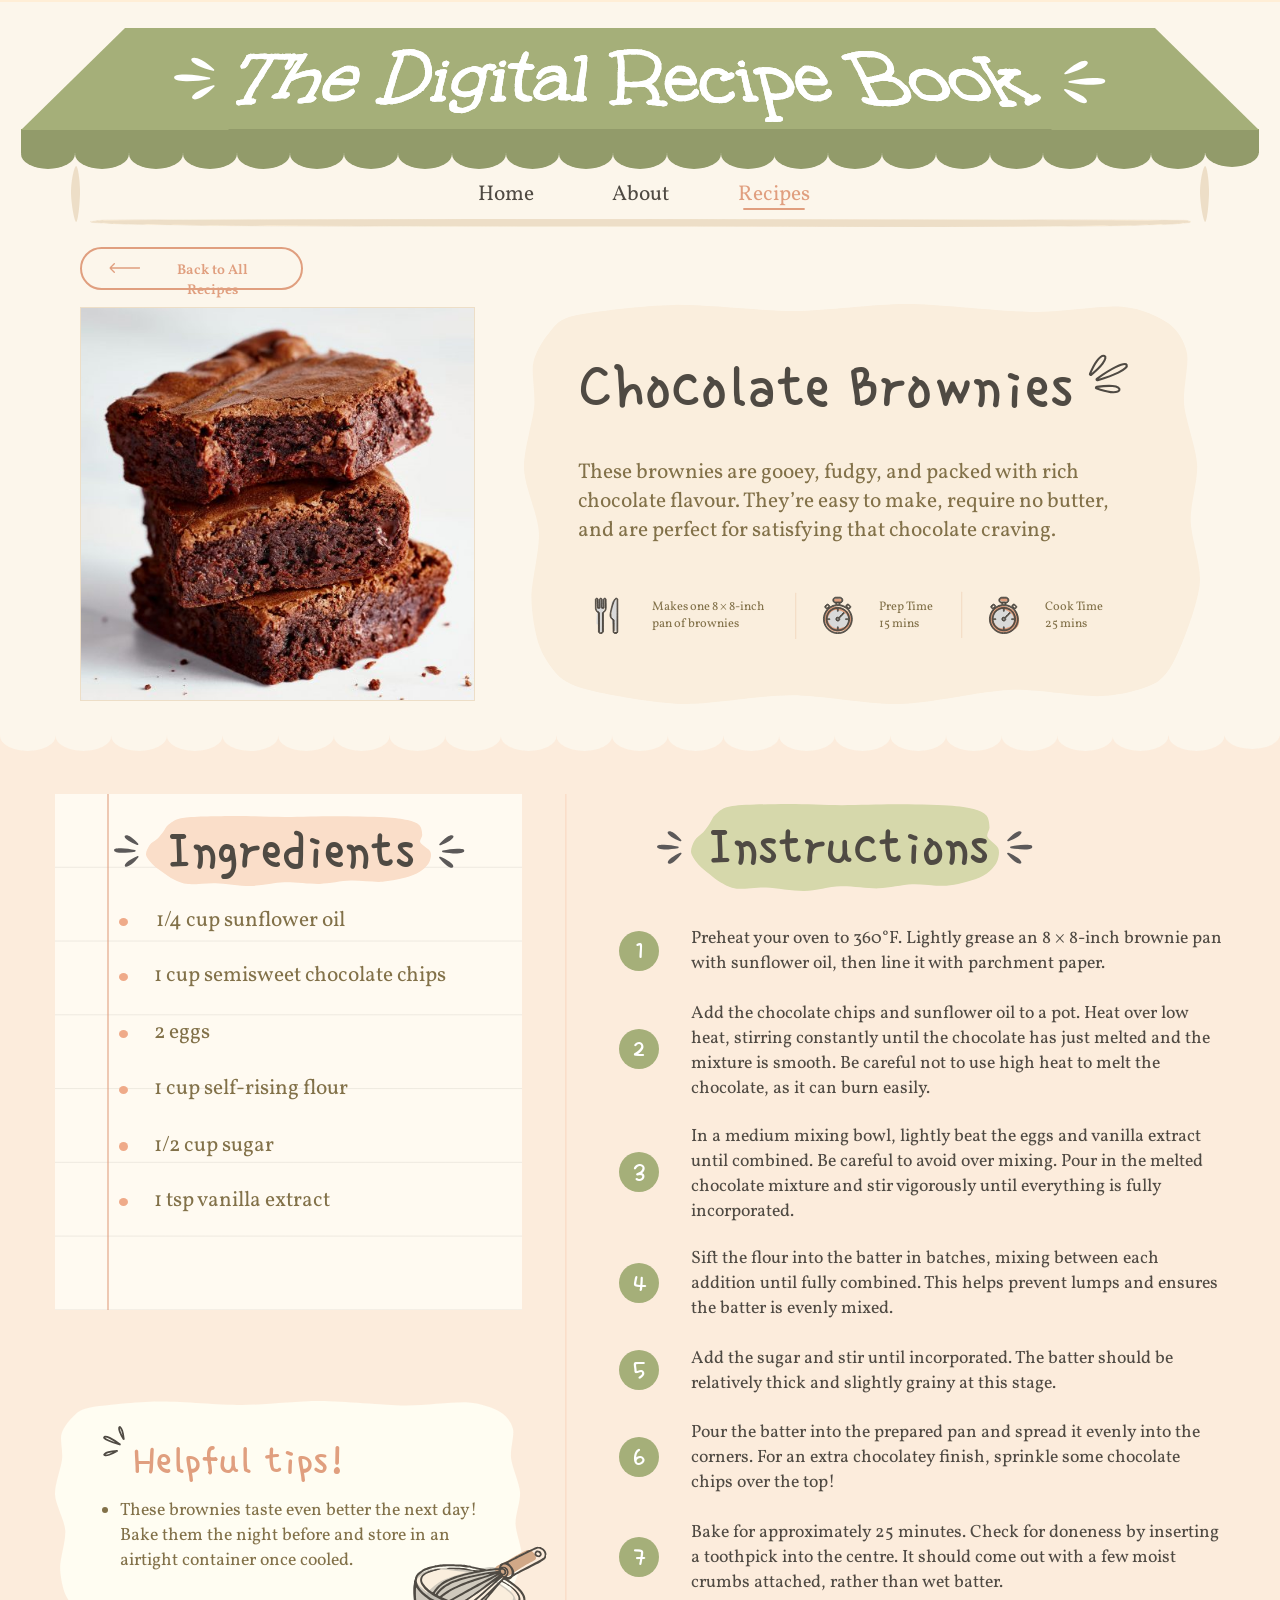
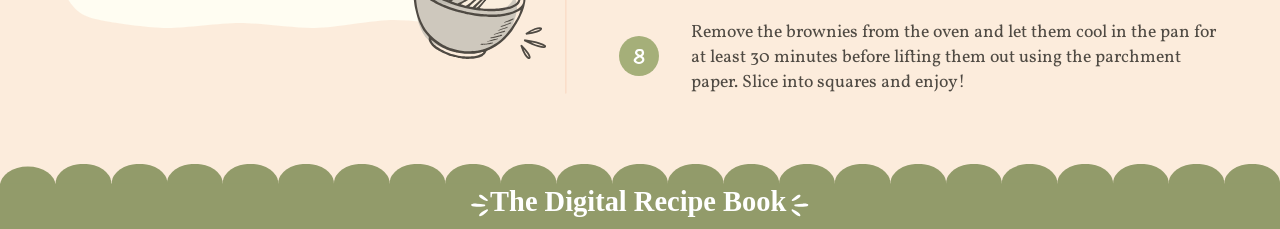
<file: digital-recipe-book/recipes/brownies.html>
<!DOCTYPE html>
<html lang="en">
<head>
  <meta charset="UTF-8" />
  <meta name="viewport" content="width=device-width, initial-scale=1" />
  <title>Chocolate Brownies | The Digital Recipe Book</title>
  <link rel="stylesheet" href="../css/figma-frame.css?v=notebook-restore-v1" />
</head>
<body data-active="recipes">
  <div class="viewport">
    <div class="frame-scale" data-frame-scale>
      <div class="frame" data-figma-frame style="height:2058px;min-height:2058px">
<div class="fig" data-node-id="336:1927" data-name="Brownies" style="background:#ffeed6;position:relative;width:100%;height:100%;">
      <div class="fig" data-node-id="344:2643" data-name="Ingredients and Instructions" style="position:absolute;background:#fcecdc;height:1257px;left:0px;overflow:hidden;top:801px;width:1440px;">
        <div class="fig" data-node-id="363:3366" data-name="Footer" style="position:absolute;display:contents;left:0px;top:1184px;">
          <div class="fig" data-node-id="363:3367" style="position:absolute;display:flex;height:73px;align-items:center;justify-content:center;left:0px;top:1184px;width:1440px;">
            <div class="fig" style="flex:none;transform:rotate(180deg);">
              <div class="fig" data-name="Scallops Bottom" style="height:73px;position:relative;width:1440px;">
                <img alt="" class="fig" src="../assets/figma/ffcea131-860a-413a-8e78-019cc7b32e58.svg"  style="position:absolute;display:block;top:0;right:0;bottom:0;left:0;max-width:none;width:100%;height:100%;">
              </div>
            </div>
          </div>
          <div class="fig" data-node-id="363:3392" data-name="The Digital Recipe Book" style="position:absolute;display:contents;left:530px;top:1208px;">
            <div class="fig" data-node-id="363:3393" style="position:absolute;display:flex;height:26.028px;align-items:center;justify-content:center;left:888px;top:1217px;width:22px;">
              <div class="fig" style="flex:none;transform:scaleY(-1) rotate(180deg);">
                <div class="fig" style="height:26.028px;position:relative;width:22px;">
                  <img alt="" class="fig" src="../assets/figma/450b6848-ae93-4b7c-af22-7509933c5415.svg"  style="position:absolute;display:block;top:0;right:0;bottom:0;left:0;max-width:none;width:100%;height:100%;">
                </div>
              </div>
            </div>
            <div class="fig" data-node-id="363:3397" style="position:absolute;height:26.028px;left:530px;top:1217px;width:22px;">
              <img alt="" class="fig" src="../assets/figma/d2bc6891-8111-4a6f-941d-7c2e13f8a538.svg"  style="position:absolute;display:block;top:0;right:0;bottom:0;left:0;max-width:none;width:100%;height:100%;">
            </div>
            <p class="fig" data-node-id="363:3401" style="word-break:break-word;position:absolute;font-family:'Unkempt', Georgia, serif;font-weight:700;height:47px;line-height:normal;left:718px;font-style:normal;font-size:32px;text-align:center;color:#fff;top:1208px;width:362px;transform:translateX(-50%);">
              The Digital Recipe Book
            </p>
          </div>
        </div>
        <div class="fig" data-node-id="355:3004" data-name="Helpful Tips" style="position:absolute;display:contents;left:62px;top:775px;">
          <div class="fig" data-node-id="353:2953" data-name="Rectangular organic blob" style="position:absolute;height:256px;left:62px;top:775px;width:525px;">
            <img alt="" class="fig" src="../assets/figma/10f38dd0-386b-4172-a54f-0a5c2c0e5bdc.svg"  style="position:absolute;display:block;top:0;right:0;bottom:0;left:0;max-width:none;width:100%;height:100%;">
          </div>
          <ul class="fig" data-node-id="355:2993" style="word-break:break-word;position:absolute;display:block;font-family:'Vollkorn', Georgia, serif;font-weight:400;height:94px;line-height:0;left:105px;color:#827149;font-size:20px;top:884px;width:439px;">
            <li class="fig" style="list-style-type:disc;margin-inline-start:30px;">
              <span class="fig" style="line-height:normal;">These brownies taste even better the next day! Bake them the night before and store in an airtight container once cooled.</span>
            </li>
          </ul>
          <p class="fig" data-node-id="355:2992" style="white-space:nowrap;word-break:break-word;position:absolute;font-family:'Single Day', cursive;height:65px;line-height:normal;left:150px;font-style:normal;color:#e09f7f;font-size:48px;top:813px;width:239px;">
            Helpful tips!
          </p>
          <div class="fig" data-node-id="357:3339" style="position:absolute;display:flex;height:48.517px;align-items:center;justify-content:center;left:108px;top:797px;width:41.614px;">
            <div class="fig" style="flex:none;transform:rotate(24.59deg);">
              <div class="fig" style="height:41px;position:relative;width:27px;">
                <img alt="" class="fig" src="../assets/figma/351428c0-780f-4040-bc1e-8ccb95cb7018.svg"  style="position:absolute;display:block;top:0;right:0;bottom:0;left:0;max-width:none;width:100%;height:100%;">
              </div>
            </div>
          </div>
          <div class="fig" data-node-id="357:3344" style="position:absolute;display:flex;height:48.521px;align-items:center;justify-content:center;left:578px;top:1022px;width:42.773px;">
            <div class="fig" style="flex:none;transform:rotate(-163.56deg);">
              <div class="fig" style="height:41px;position:relative;width:32.497px;">
                <img alt="" class="fig" src="../assets/figma/4dd1ecc5-a88d-4ae0-b7c4-9431a1c2e4d9.svg"  style="position:absolute;display:block;top:0;right:0;bottom:0;left:0;max-width:none;width:100%;height:100%;">
              </div>
            </div>
          </div>
          <div class="fig" data-node-id="360:7" data-name="Bowl & whisk · blob coloured" style="position:absolute;display:contents;left:450px;top:912px;">
            <div class="fig" data-node-id="360:2" data-name="Loose colour washes" style="position:absolute;height:141.789px;left:451px;top:917px;width:139.684px;">
              <div class="fig" style="position:absolute;top:0;right:-8.82%;bottom:-0.89%;left:0;">
                <img alt="" class="fig" src="../assets/figma/ff56d9e9-c20b-4298-bff4-ec93731ba73f.svg"  style="display:block;max-width:none;width:100%;height:100%;">
              </div>
            </div>
            <div class="fig" data-node-id="357:3364" data-name="image 20_layerstyle" style="position:absolute;display:contents;height:168.253px;left:450px;top:912px;width:166.644px;">
              <div class="fig" data-node-id="357:3363" style="position:absolute;display:flex;height:168.253px;align-items:center;justify-content:center;left:450px;top:912px;width:166.644px;">
                <div class="fig" style="flex:none;transform:rotate(12.28deg);">
                  <div class="fig" data-name="Group" style="height:141.789px;position:relative;width:139.684px;">
                    <img alt="" class="fig" src="../assets/figma/5fb8fe38-78b7-4bec-9995-c493f9563495.svg"  style="position:absolute;display:block;top:0;right:0;bottom:0;left:0;max-width:none;width:100%;height:100%;">
                  </div>
                </div>
              </div>
            </div>
          </div>
        </div>
        <div class="fig" data-node-id="353:2862" style="position:absolute;display:flex;height:1012px;align-items:center;justify-content:center;left:637.5px;top:92px;width:0px;">
          <div class="fig" style="flex:none;transform:rotate(-90deg);">
            <div class="fig" style="height:0px;position:relative;width:1012px;">
              <div class="fig" style="position:absolute;top:-2px;right:0;bottom:0;left:0;">
                <img alt="" class="fig" src="../assets/figma/7775eaa3-92fc-4369-9177-149095503507.svg"  style="display:block;max-width:none;width:100%;height:100%;">
              </div>
            </div>
          </div>
        </div>
        <div class="fig" data-node-id="344:2648" data-name="Ingredients" style="position:absolute;display:contents;left:62px;top:92px;">
          <div class="fig" data-node-id="344:2645" style="position:absolute;height:581px;left:62px;top:92px;width:525px;">
            <div aria-hidden class="fig" style="position:absolute;top:0;right:0;bottom:0;left:0;pointer-events:none;">
              <div class="fig"  style="position:absolute;background:#fffaf1;top:0;right:0;bottom:0;left:0;"></div>
              <div class="notebook-lines" data-line-count="7" data-margin="1" aria-hidden="true"></div>
            </div>
          </div>
          <div class="fig" data-node-id="353:2701" style="position:absolute;display:contents;left:134px;top:218px;">
            <div class="fig" data-node-id="344:2669" style="position:absolute;display:contents;left:134px;top:533px;">
              <p class="fig" data-node-id="344:2670" style="word-break:break-word;position:absolute;font-family:'Vollkorn', Georgia, serif;font-weight:400;height:46.626px;line-height:normal;left:173px;color:#827149;font-size:24px;top:533px;width:271px;">
                1 tsp vanilla extract
              </p>
              <div class="fig" data-node-id="344:2671" style="position:absolute;left:134px;width:9.717px;height:9.717px;top:546.21px;">
                <img alt="" class="fig" src="../assets/figma/42a95e09-2717-454f-9124-7a05ac0a4500.svg"  style="position:absolute;display:block;top:0;right:0;bottom:0;left:0;max-width:none;width:100%;height:100%;">
              </div>
            </div>
            <div class="fig" data-node-id="344:2665" style="position:absolute;display:contents;left:134px;top:471px;">
              <p class="fig" data-node-id="344:2666" style="word-break:break-word;position:absolute;font-family:'Vollkorn', Georgia, serif;font-weight:400;height:46.626px;line-height:normal;left:173px;color:#827149;font-size:24px;top:471px;width:271px;">
                1/2 cup sugar
              </p>
              <div class="fig" data-node-id="344:2667" style="position:absolute;left:134px;width:9.717px;height:9.717px;top:484.21px;">
                <img alt="" class="fig" src="../assets/figma/42a95e09-2717-454f-9124-7a05ac0a4500.svg"  style="position:absolute;display:block;top:0;right:0;bottom:0;left:0;max-width:none;width:100%;height:100%;">
              </div>
            </div>
            <div class="fig" data-node-id="344:2661" style="position:absolute;display:contents;left:134px;top:407px;">
              <p class="fig" data-node-id="344:2662" style="word-break:break-word;position:absolute;font-family:'Vollkorn', Georgia, serif;font-weight:400;height:46.626px;line-height:normal;left:173px;color:#827149;font-size:24px;top:407px;width:271px;">
                1 cup self-rising flour
              </p>
              <div class="fig" data-node-id="344:2663" style="position:absolute;left:134px;width:9.717px;height:9.717px;top:420.21px;">
                <img alt="" class="fig" src="../assets/figma/42a95e09-2717-454f-9124-7a05ac0a4500.svg"  style="position:absolute;display:block;top:0;right:0;bottom:0;left:0;max-width:none;width:100%;height:100%;">
              </div>
            </div>
            <div class="fig" data-node-id="344:2657" style="position:absolute;display:contents;left:134px;top:344px;">
              <p class="fig" data-node-id="344:2658" style="word-break:break-word;position:absolute;font-family:'Vollkorn', Georgia, serif;font-weight:400;height:46.626px;line-height:normal;left:173px;color:#827149;font-size:24px;top:344px;width:271px;">
                2 eggs
              </p>
              <div class="fig" data-node-id="344:2659" style="position:absolute;left:134px;width:9.717px;height:9.717px;top:357.21px;">
                <img alt="" class="fig" src="../assets/figma/42a95e09-2717-454f-9124-7a05ac0a4500.svg"  style="position:absolute;display:block;top:0;right:0;bottom:0;left:0;max-width:none;width:100%;height:100%;">
              </div>
            </div>
            <div class="fig" data-node-id="344:2653" style="position:absolute;display:contents;left:134px;top:280px;">
              <p class="fig" data-node-id="344:2654" style="word-break:break-word;position:absolute;font-family:'Vollkorn', Georgia, serif;font-weight:400;height:46.626px;line-height:normal;left:173px;color:#827149;font-size:24px;top:280px;width:333px;">
                1 cup semisweet chocolate chips
              </p>
              <div class="fig" data-node-id="344:2655" style="position:absolute;left:134px;width:9.717px;height:9.717px;top:293.21px;">
                <img alt="" class="fig" src="../assets/figma/42a95e09-2717-454f-9124-7a05ac0a4500.svg"  style="position:absolute;display:block;top:0;right:0;bottom:0;left:0;max-width:none;width:100%;height:100%;">
              </div>
            </div>
            <div class="fig" data-node-id="344:2652" style="position:absolute;display:contents;left:134px;top:218px;">
              <p class="fig" data-node-id="344:2649" style="word-break:break-word;position:absolute;font-family:'Vollkorn', Georgia, serif;font-weight:400;height:46.626px;line-height:normal;left:175px;color:#827149;font-size:24px;top:218px;width:271px;">
                1/4 cup sunflower oil
              </p>
              <div class="fig" data-node-id="344:2651" style="position:absolute;left:134px;width:9.717px;height:9.717px;top:231.21px;">
                <img alt="" class="fig" src="../assets/figma/42a95e09-2717-454f-9124-7a05ac0a4500.svg"  style="position:absolute;display:block;top:0;right:0;bottom:0;left:0;max-width:none;width:100%;height:100%;">
              </div>
            </div>
          </div>
          <div class="fig" data-node-id="353:2849" data-name="Title" style="position:absolute;display:contents;left:164px;top:117px;">
            <div class="fig" data-node-id="353:2847" data-name="Vector" style="position:absolute;height:79px;left:164px;top:117px;width:321px;">
              <img alt="" class="fig" src="../assets/figma/e877d7de-ba94-4d82-ab69-32da64f62cd2.svg"  style="position:absolute;display:block;top:0;right:0;bottom:0;left:0;max-width:none;width:100%;height:100%;">
            </div>
            <p class="fig" data-node-id="344:2647" style="white-space:nowrap;word-break:break-word;position:absolute;font-family:'Single Day', cursive;height:74px;line-height:normal;left:188px;font-style:normal;color:#4f4a43;font-size:64px;top:117px;width:282px;">
              Ingredients
            </p>
          </div>
          <div class="fig" data-node-id="353:2850" style="position:absolute;display:flex;height:39.028px;align-items:center;justify-content:center;left:490px;top:137px;width:32.084px;">
            <div class="fig" style="flex:none;transform:scaleY(-1) rotate(180deg);">
              <div class="fig" style="height:39.028px;position:relative;width:32.084px;">
                <img alt="" class="fig" src="../assets/figma/bac37398-b7a8-42ba-984d-c2c8053d2857.svg"  style="position:absolute;display:block;top:0;right:0;bottom:0;left:0;max-width:none;width:100%;height:100%;">
              </div>
            </div>
          </div>
          <div class="fig" data-node-id="353:2855" style="position:absolute;height:39.028px;left:128px;top:137px;width:32.084px;">
            <img alt="" class="fig" src="../assets/figma/5fd64e44-04c5-448c-8918-f6da285a332d.svg"  style="position:absolute;display:block;top:0;right:0;bottom:0;left:0;max-width:none;width:100%;height:100%;">
          </div>
        </div>
        <div class="fig" data-node-id="353:2729" data-name="Instructions" style="position:absolute;height:1032px;left:687px;overflow:hidden;top:92px;width:690px;">
          <div class="fig" data-node-id="353:2770" data-name="Steps" style="word-break:break-word;position:absolute;display:contents;font-family:'Vollkorn', Georgia, serif;font-weight:400;left:90px;color:#4f4a43;font-size:20px;top:149px;">
            <div class="fig" data-node-id="353:2749" style="position:absolute;height:55px;line-height:0;left:90px;top:149px;width:600px;white-space:pre-wrap;">
              <p class="fig" style="line-height:normal;margin-bottom:0px;">Preheat your oven to 360°F. Lightly grease an 8 × 8-inch brownie pan with sunflower oil, then line it with parchment paper.</p>
              <p class="fig" style="line-height:normal;margin-bottom:0px;">
                <br aria-hidden>
                <br aria-hidden>
              </p>
              <p class="fig" style="line-height:normal;margin-bottom:0px;">​</p>
              <p class="fig" style="line-height:normal;">​</p>
            </div>
            <p class="fig" data-node-id="353:2756" style="position:absolute;height:109px;line-height:normal;left:90px;top:371px;width:600px;">
              In a medium mixing bowl, lightly beat the eggs and vanilla extract until combined. Be careful to avoid over mixing. Pour in the melted chocolate mixture and stir vigorously until everything is fully incorporated.
            </p>
            <div class="fig" data-node-id="353:2754" style="position:absolute;height:109px;line-height:0;left:90px;top:233px;width:600px;white-space:pre-wrap;">
              <p class="fig" style="line-height:normal;margin-bottom:0px;">Add the chocolate chips and sunflower oil to a pot. Heat over low heat, stirring constantly until the chocolate has just melted and the mixture is smooth. Be careful not to use high heat to melt the chocolate, as it can burn easily.</p>
              <p class="fig" style="line-height:normal;margin-bottom:0px;">
                <br aria-hidden>
                <br aria-hidden>
              </p>
              <p class="fig" style="line-height:normal;margin-bottom:0px;">​</p>
              <p class="fig" style="line-height:normal;">​</p>
            </div>
            <p class="fig" data-node-id="353:2758" style="position:absolute;height:83px;line-height:normal;left:90px;top:509px;width:600px;">
              Sift the flour into the batter in batches, mixing between each addition until fully combined. This helps prevent lumps and ensures the batter is evenly mixed.
            </p>
            <p class="fig" data-node-id="353:2760" style="position:absolute;height:55px;line-height:normal;left:90px;top:621px;width:600px;">
              Add the sugar and stir until incorporated. The batter should be relatively thick and slightly grainy at this stage.
            </p>
            <p class="fig" data-node-id="353:2762" style="position:absolute;height:83px;line-height:normal;left:90px;top:705px;width:600px;">
              Pour the batter into the prepared pan and spread it evenly into the corners. For an extra chocolatey finish, sprinkle some chocolate chips over the top!
            </p>
            <p class="fig" data-node-id="353:2764" style="position:absolute;height:83px;line-height:normal;left:90px;top:817px;width:600px;">
              Bake for approximately 25 minutes. Check for doneness by inserting a toothpick into the centre. It should come out with a few moist crumbs attached, rather than wet batter.
            </p>
            <p class="fig" data-node-id="353:2766" style="position:absolute;height:83px;line-height:normal;left:90px;top:929px;width:600px;">
              Remove the brownies from the oven and let them cool in the pan for at least 30 minutes before lifting them out using the parchment paper. Slice into squares and enjoy!
            </p>
          </div>
          <div class="fig" data-node-id="353:2839" data-name="Title" style="position:absolute;display:contents;left:90px;top:12px;">
            <div class="fig" data-node-id="353:2832" data-name="Vector" style="position:absolute;height:97px;left:90px;top:12px;width:347px;">
              <img alt="" class="fig" src="../assets/figma/dd767ba6-6e77-4007-b2f6-e61c46880d0e.svg"  style="position:absolute;display:block;top:0;right:0;bottom:0;left:0;max-width:none;width:100%;height:100%;">
            </div>
            <p class="fig" data-node-id="353:2750" style="white-space:nowrap;word-break:break-word;position:absolute;font-family:'Single Day', cursive;height:80px;line-height:normal;left:110px;font-style:normal;color:#4f4a43;font-size:64px;top:21px;width:320px;">
              Instructions
            </p>
          </div>
          <div class="fig" data-node-id="353:2769" style="position:absolute;display:contents;left:9px;top:154px;">
            <div class="fig" data-node-id="353:2751" style="position:absolute;left:9px;width:45px;height:45px;top:154px;">
              <img alt="" class="fig" src="../assets/figma/3bf5dc0d-7ebf-4dfd-b86f-682c08a5659e.svg"  style="position:absolute;display:block;top:0;right:0;bottom:0;left:0;max-width:none;width:100%;height:100%;">
            </div>
            <p class="fig" data-node-id="353:2768" style="white-space:nowrap;word-break:break-word;position:absolute;font-family:'Single Day', cursive;height:40px;line-height:normal;left:27px;font-style:normal;font-size:32px;color:#fff;top:157px;width:10px;">
              1
            </p>
          </div>
          <div class="fig" data-node-id="353:2799" style="position:absolute;display:contents;left:9px;top:265px;">
            <div class="fig" data-node-id="353:2800" style="position:absolute;left:9px;width:45px;height:45px;top:265px;">
              <img alt="" class="fig" src="../assets/figma/3bf5dc0d-7ebf-4dfd-b86f-682c08a5659e.svg"  style="position:absolute;display:block;top:0;right:0;bottom:0;left:0;max-width:none;width:100%;height:100%;">
            </div>
            <p class="fig" data-node-id="353:2801" style="white-space:nowrap;word-break:break-word;position:absolute;font-family:'Single Day', cursive;height:40px;line-height:normal;left:25px;font-style:normal;font-size:32px;color:#fff;top:268px;width:13px;">
              2
            </p>
          </div>
          <div class="fig" data-node-id="353:2803" style="position:absolute;display:contents;left:9px;top:403px;">
            <div class="fig" data-node-id="353:2804" style="position:absolute;left:9px;width:45px;height:45px;top:403px;">
              <img alt="" class="fig" src="../assets/figma/3bf5dc0d-7ebf-4dfd-b86f-682c08a5659e.svg"  style="position:absolute;display:block;top:0;right:0;bottom:0;left:0;max-width:none;width:100%;height:100%;">
            </div>
            <p class="fig" data-node-id="353:2805" style="white-space:nowrap;word-break:break-word;position:absolute;font-family:'Single Day', cursive;height:40px;line-height:normal;left:25px;font-style:normal;font-size:32px;color:#fff;top:406px;width:13px;">
              3
            </p>
          </div>
          <div class="fig" data-node-id="353:2807" style="position:absolute;display:contents;left:9px;top:528px;">
            <div class="fig" data-node-id="353:2808" style="position:absolute;left:9px;width:45px;height:45px;top:528px;">
              <img alt="" class="fig" src="../assets/figma/3bf5dc0d-7ebf-4dfd-b86f-682c08a5659e.svg"  style="position:absolute;display:block;top:0;right:0;bottom:0;left:0;max-width:none;width:100%;height:100%;">
            </div>
            <p class="fig" data-node-id="353:2809" style="white-space:nowrap;word-break:break-word;position:absolute;font-family:'Single Day', cursive;height:40px;line-height:normal;left:25px;font-style:normal;font-size:32px;color:#fff;top:531px;width:13px;">
              4
            </p>
          </div>
          <div class="fig" data-node-id="353:2811" style="position:absolute;display:contents;left:9px;top:626px;">
            <div class="fig" data-node-id="353:2812" style="position:absolute;left:9px;width:45px;height:45px;top:626px;">
              <img alt="" class="fig" src="../assets/figma/3bf5dc0d-7ebf-4dfd-b86f-682c08a5659e.svg"  style="position:absolute;display:block;top:0;right:0;bottom:0;left:0;max-width:none;width:100%;height:100%;">
            </div>
            <p class="fig" data-node-id="353:2813" style="white-space:nowrap;word-break:break-word;position:absolute;font-family:'Single Day', cursive;height:40px;line-height:normal;left:25px;font-style:normal;font-size:32px;color:#fff;top:629px;width:13px;">
              5
            </p>
          </div>
          <div class="fig" data-node-id="353:2815" style="position:absolute;display:contents;left:9px;top:724px;">
            <div class="fig" data-node-id="353:2816" style="position:absolute;left:9px;width:45px;height:45px;top:724px;">
              <img alt="" class="fig" src="../assets/figma/3bf5dc0d-7ebf-4dfd-b86f-682c08a5659e.svg"  style="position:absolute;display:block;top:0;right:0;bottom:0;left:0;max-width:none;width:100%;height:100%;">
            </div>
            <p class="fig" data-node-id="353:2817" style="white-space:nowrap;word-break:break-word;position:absolute;font-family:'Single Day', cursive;height:40px;line-height:normal;left:25px;font-style:normal;font-size:32px;color:#fff;top:727px;width:13px;">
              6
            </p>
          </div>
          <div class="fig" data-node-id="353:2819" style="position:absolute;display:contents;left:9px;top:836px;">
            <div class="fig" data-node-id="353:2820" style="position:absolute;left:9px;width:45px;height:45px;top:836px;">
              <img alt="" class="fig" src="../assets/figma/3bf5dc0d-7ebf-4dfd-b86f-682c08a5659e.svg"  style="position:absolute;display:block;top:0;right:0;bottom:0;left:0;max-width:none;width:100%;height:100%;">
            </div>
            <p class="fig" data-node-id="353:2821" style="white-space:nowrap;word-break:break-word;position:absolute;font-family:'Single Day', cursive;height:40px;line-height:normal;left:25px;font-style:normal;font-size:32px;color:#fff;top:839px;width:13px;">
              7
            </p>
          </div>
          <div class="fig" data-node-id="353:2823" style="position:absolute;display:contents;left:9px;top:948px;">
            <div class="fig" data-node-id="353:2824" style="position:absolute;left:9px;width:45px;height:45px;top:948px;">
              <img alt="" class="fig" src="../assets/figma/3bf5dc0d-7ebf-4dfd-b86f-682c08a5659e.svg"  style="position:absolute;display:block;top:0;right:0;bottom:0;left:0;max-width:none;width:100%;height:100%;">
            </div>
            <p class="fig" data-node-id="353:2825" style="white-space:nowrap;word-break:break-word;position:absolute;font-family:'Single Day', cursive;height:40px;line-height:normal;left:25px;font-style:normal;font-size:32px;color:#fff;top:951px;width:13px;">
              8
            </p>
          </div>
          <div class="fig" data-node-id="353:2834" style="position:absolute;display:flex;height:39.028px;align-items:center;justify-content:center;left:443px;top:41px;width:32.084px;">
            <div class="fig" style="flex:none;transform:scaleY(-1) rotate(180deg);">
              <div class="fig" style="height:39.028px;position:relative;width:32.084px;">
                <img alt="" class="fig" src="../assets/figma/bac37398-b7a8-42ba-984d-c2c8053d2857.svg"  style="position:absolute;display:block;top:0;right:0;bottom:0;left:0;max-width:none;width:100%;height:100%;">
              </div>
            </div>
          </div>
          <div class="fig" data-node-id="353:2840" style="position:absolute;height:39.028px;left:52px;top:41px;width:32.084px;">
            <img alt="" class="fig" src="../assets/figma/5fd64e44-04c5-448c-8918-f6da285a332d.svg"  style="position:absolute;display:block;top:0;right:0;bottom:0;left:0;max-width:none;width:100%;height:100%;">
          </div>
        </div>
        <div class="fig" data-node-id="353:2702" data-name="Scallops" style="position:absolute;height:44.365px;left:0px;top:0px;width:1440px;">
          <img alt="" class="fig" src="../assets/figma/d43f5bfb-ec36-425a-8ad4-ce90542c46c1.svg"  style="position:absolute;display:block;top:0;right:0;bottom:0;left:0;max-width:none;width:100%;height:100%;">
        </div>
      </div>
      <div class="fig" data-node-id="336:2141" data-name="Header" style="position:absolute;background:#fcf6eb;height:799px;left:0px;right:0px;top:2px;">
        <div class="fig" data-node-id="336:2334" data-name="image 3" style="position:absolute;border-width:1px;border-color:#eddec7;border-style:solid;left:90px;width:444px;height:444px;top:343px;">
          <div class="fig" style="position:absolute;top:0;right:0;bottom:0;left:0;overflow:hidden;pointer-events:none;">
            <img alt="" class="fig" src="../assets/figma/94c2db8d-7ea9-472f-bd87-21ee35910fb4.png"  style="position:absolute;left:0px;max-width:none;width:100%;height:100%;top:0px;">
          </div>
        </div>
        <div class="fig" data-node-id="336:2194" data-name="Back to All Recipes Button" style="position:absolute;display:contents;left:90px;top:276px;">
          <div class="fig" data-node-id="336:2195"  style="position:absolute;background:#fcf6eb;border-width:3px;border-color:#e09f7f;border-style:solid;height:48px;left:90px;border-radius:28px;top:276px;width:251px;"></div>
          <div class="fig" data-node-id="336:2333" style="position:absolute;display:contents;left:124px;top:290px;">
            <div class="fig" data-node-id="336:2196" style="position:absolute;display:flex;height:0px;align-items:center;justify-content:center;left:124px;top:300px;width:33px;">
              <div class="fig" style="flex:none;transform:scaleY(-1) rotate(180deg);">
                <div class="fig" style="height:0px;position:relative;width:33px;">
                  <div class="fig" style="position:absolute;top:-5.52px;right:-2.27%;bottom:-5.52px;left:-2.27%;">
                    <img alt="" class="fig" src="../assets/figma/46575f25-be28-4c56-a87e-216143ba6426.svg"  style="display:block;max-width:none;width:100%;height:100%;">
                  </div>
                </div>
              </div>
            </div>
            <p class="fig" data-node-id="336:2197" style="word-break:break-word;position:absolute;font-family:'Vollkorn', Georgia, serif;font-weight:600;height:20px;line-height:normal;left:239px;color:#e09f7f;font-size:16px;text-align:center;top:290px;width:138px;transform:translateX(-50%);">
              Back to All Recipes
            </p>
          </div>
        </div>
        <div class="fig" data-node-id="336:2142" data-name="Awning" style="position:absolute;display:contents;left:6px;top:29px;">
          <div class="fig" data-node-id="336:2143" data-name="Scallops" style="position:absolute;display:contents;left:24px;top:143.6px;">
            <div class="fig" data-node-id="336:2144" style="position:absolute;height:33.995px;left:205.6px;top:153.97px;width:60.522px;">
              <img alt="" class="fig" src="../assets/figma/db0fd895-1f89-4b50-9f61-e98fdc0f5935.svg"  style="position:absolute;display:block;top:0;right:0;bottom:0;left:0;max-width:none;width:100%;height:100%;">
            </div>
            <div class="fig" data-node-id="336:2145" style="position:absolute;height:33.995px;left:447.7px;top:153.97px;width:60.522px;">
              <img alt="" class="fig" src="../assets/figma/db0fd895-1f89-4b50-9f61-e98fdc0f5935.svg"  style="position:absolute;display:block;top:0;right:0;bottom:0;left:0;max-width:none;width:100%;height:100%;">
            </div>
            <div class="fig" data-node-id="336:2146" style="position:absolute;height:33.995px;left:266.1px;top:153.97px;width:60.522px;">
              <img alt="" class="fig" src="../assets/figma/db0fd895-1f89-4b50-9f61-e98fdc0f5935.svg"  style="position:absolute;display:block;top:0;right:0;bottom:0;left:0;max-width:none;width:100%;height:100%;">
            </div>
            <div class="fig" data-node-id="336:2147" style="position:absolute;height:33.995px;left:326.6px;top:153.97px;width:60.522px;">
              <img alt="" class="fig" src="../assets/figma/db0fd895-1f89-4b50-9f61-e98fdc0f5935.svg"  style="position:absolute;display:block;top:0;right:0;bottom:0;left:0;max-width:none;width:100%;height:100%;">
            </div>
            <div class="fig" data-node-id="336:2148" style="position:absolute;height:33.995px;left:24px;top:153.97px;width:60.522px;">
              <img alt="" class="fig" src="../assets/figma/db0fd895-1f89-4b50-9f61-e98fdc0f5935.svg"  style="position:absolute;display:block;top:0;right:0;bottom:0;left:0;max-width:none;width:100%;height:100%;">
            </div>
            <div class="fig" data-node-id="336:2149" style="position:absolute;height:33.995px;left:508.2px;top:153.97px;width:60.522px;">
              <img alt="" class="fig" src="../assets/figma/db0fd895-1f89-4b50-9f61-e98fdc0f5935.svg"  style="position:absolute;display:block;top:0;right:0;bottom:0;left:0;max-width:none;width:100%;height:100%;">
            </div>
            <div class="fig" data-node-id="336:2150" style="position:absolute;height:33.995px;left:568.7px;top:153.97px;width:60.522px;">
              <img alt="" class="fig" src="../assets/figma/db0fd895-1f89-4b50-9f61-e98fdc0f5935.svg"  style="position:absolute;display:block;top:0;right:0;bottom:0;left:0;max-width:none;width:100%;height:100%;">
            </div>
            <div class="fig" data-node-id="336:2151" style="position:absolute;height:33.995px;left:629.2px;top:153.97px;width:60.522px;">
              <img alt="" class="fig" src="../assets/figma/0be0f55d-6de0-4562-a5e1-5f8b90726234.svg"  style="position:absolute;display:block;top:0;right:0;bottom:0;left:0;max-width:none;width:100%;height:100%;">
            </div>
            <div class="fig" data-node-id="336:2152" style="position:absolute;height:33.995px;left:750.3px;top:153.97px;width:60.522px;">
              <img alt="" class="fig" src="../assets/figma/0be0f55d-6de0-4562-a5e1-5f8b90726234.svg"  style="position:absolute;display:block;top:0;right:0;bottom:0;left:0;max-width:none;width:100%;height:100%;">
            </div>
            <div class="fig" data-node-id="336:2153" style="position:absolute;height:33.995px;left:871.3px;top:153.97px;width:60.522px;">
              <img alt="" class="fig" src="../assets/figma/0be0f55d-6de0-4562-a5e1-5f8b90726234.svg"  style="position:absolute;display:block;top:0;right:0;bottom:0;left:0;max-width:none;width:100%;height:100%;">
            </div>
            <div class="fig" data-node-id="336:2154" style="position:absolute;height:33.995px;left:689.7px;top:153.97px;width:60.522px;">
              <img alt="" class="fig" src="../assets/figma/0be0f55d-6de0-4562-a5e1-5f8b90726234.svg"  style="position:absolute;display:block;top:0;right:0;bottom:0;left:0;max-width:none;width:100%;height:100%;">
            </div>
            <div class="fig" data-node-id="336:2155" style="position:absolute;height:33.995px;left:810.8px;top:153.97px;width:60.522px;">
              <img alt="" class="fig" src="../assets/figma/0be0f55d-6de0-4562-a5e1-5f8b90726234.svg"  style="position:absolute;display:block;top:0;right:0;bottom:0;left:0;max-width:none;width:100%;height:100%;">
            </div>
            <div class="fig" data-node-id="336:2156" style="position:absolute;height:33.995px;left:1052.9px;top:153.97px;width:60.522px;">
              <img alt="" class="fig" src="../assets/figma/0be0f55d-6de0-4562-a5e1-5f8b90726234.svg"  style="position:absolute;display:block;top:0;right:0;bottom:0;left:0;max-width:none;width:100%;height:100%;">
            </div>
            <div class="fig" data-node-id="336:2157" style="position:absolute;height:33.995px;left:931.8px;top:153.97px;width:60.522px;">
              <img alt="" class="fig" src="../assets/figma/0be0f55d-6de0-4562-a5e1-5f8b90726234.svg"  style="position:absolute;display:block;top:0;right:0;bottom:0;left:0;max-width:none;width:100%;height:100%;">
            </div>
            <div class="fig" data-node-id="336:2158" style="position:absolute;height:33.995px;left:1113.4px;top:153.97px;width:60.522px;">
              <img alt="" class="fig" src="../assets/figma/0be0f55d-6de0-4562-a5e1-5f8b90726234.svg"  style="position:absolute;display:block;top:0;right:0;bottom:0;left:0;max-width:none;width:100%;height:100%;">
            </div>
            <div class="fig" data-node-id="336:2159" style="position:absolute;height:33.995px;left:1173.9px;top:153.97px;width:60.522px;">
              <img alt="" class="fig" src="../assets/figma/0be0f55d-6de0-4562-a5e1-5f8b90726234.svg"  style="position:absolute;display:block;top:0;right:0;bottom:0;left:0;max-width:none;width:100%;height:100%;">
            </div>
            <div class="fig" data-node-id="336:2160" style="position:absolute;height:33.995px;left:992.3px;top:153.97px;width:60.522px;">
              <img alt="" class="fig" src="../assets/figma/0be0f55d-6de0-4562-a5e1-5f8b90726234.svg"  style="position:absolute;display:block;top:0;right:0;bottom:0;left:0;max-width:none;width:100%;height:100%;">
            </div>
            <div class="fig" data-node-id="336:2161" style="position:absolute;height:33.995px;left:1234px;top:153.97px;width:60.522px;">
              <img alt="" class="fig" src="../assets/figma/0be0f55d-6de0-4562-a5e1-5f8b90726234.svg"  style="position:absolute;display:block;top:0;right:0;bottom:0;left:0;max-width:none;width:100%;height:100%;">
            </div>
            <div class="fig" data-node-id="336:2162" style="position:absolute;height:33.995px;left:1355.5px;top:151.7px;width:60.522px;">
              <img alt="" class="fig" src="../assets/figma/0be0f55d-6de0-4562-a5e1-5f8b90726234.svg"  style="position:absolute;display:block;top:0;right:0;bottom:0;left:0;max-width:none;width:100%;height:100%;">
            </div>
            <div class="fig" data-node-id="336:2163" style="position:absolute;height:33.995px;left:1295px;top:153.97px;width:60.522px;">
              <img alt="" class="fig" src="../assets/figma/0be0f55d-6de0-4562-a5e1-5f8b90726234.svg"  style="position:absolute;display:block;top:0;right:0;bottom:0;left:0;max-width:none;width:100%;height:100%;">
            </div>
            <div class="fig" data-node-id="336:2164" style="position:absolute;height:33.995px;left:387.1px;top:153.97px;width:60.522px;">
              <img alt="" class="fig" src="../assets/figma/db0fd895-1f89-4b50-9f61-e98fdc0f5935.svg"  style="position:absolute;display:block;top:0;right:0;bottom:0;left:0;max-width:none;width:100%;height:100%;">
            </div>
            <div class="fig" data-node-id="336:2165" style="position:absolute;height:33.995px;left:84.52px;top:153.97px;width:60.522px;">
              <img alt="" class="fig" src="../assets/figma/db0fd895-1f89-4b50-9f61-e98fdc0f5935.svg"  style="position:absolute;display:block;top:0;right:0;bottom:0;left:0;max-width:none;width:100%;height:100%;">
            </div>
            <div class="fig" data-node-id="336:2166" style="position:absolute;height:33.995px;left:145px;top:153.97px;width:60.522px;">
              <img alt="" class="fig" src="../assets/figma/db0fd895-1f89-4b50-9f61-e98fdc0f5935.svg"  style="position:absolute;display:block;top:0;right:0;bottom:0;left:0;max-width:none;width:100%;height:100%;">
            </div>
            <div class="fig" data-node-id="336:2167" style="position:absolute;height:27.003px;left:24px;top:143.6px;width:1392px;">
              <img alt="" class="fig" src="../assets/figma/04589f84-d4a5-4f37-80f0-d70101ee1d2b.svg"  style="position:absolute;display:block;top:0;right:0;bottom:0;left:0;max-width:none;width:100%;height:100%;">
            </div>
          </div>
          <div class="fig" data-node-id="336:2168" style="position:absolute;height:153.133px;left:6px;top:29px;width:270px;">
            <div class="fig" style="position:absolute;left:6.7%;right:6.7%;top:0px;">
              <img alt="" class="fig" src="../assets/figma/3f7ac972-0daf-47b5-8a51-da94fe220362.svg"  style="display:block;max-width:none;width:100%;height:100%;">
            </div>
          </div>
          <div class="fig" data-node-id="336:2169" style="position:absolute;height:153.133px;left:1164px;top:29px;width:270px;">
            <div class="fig" style="position:absolute;left:6.7%;right:6.7%;top:0px;">
              <img alt="" class="fig" src="../assets/figma/9edbd409-b886-4288-895c-d61a0849e456.svg"  style="display:block;max-width:none;width:100%;height:100%;">
            </div>
          </div>
          <div class="fig" data-node-id="336:2170"  style="position:absolute;background:#a5af79;height:114.672px;left:141px;top:29px;width:1158px;"></div>
          <div class="fig" data-node-id="336:2171" data-name="Title Embellishment" style="position:absolute;left:195.40px;top:60.48px;width:51.19px;height:51.62px"><img alt="" class="fig" src="../assets/figma/embellish-447-6583.svg" style="position:absolute;display:block;top:0;right:0;bottom:0;left:0;max-width:none;width:100%;height:100%;"></div>
          <div class="fig" data-node-id="336:2175" data-name="Title Embellishment" style="position:absolute;left:1191.95px;top:64.47px;width:51.19px;height:51.62px;transform:scaleX(-1);"><img alt="" class="fig" src="../assets/figma/embellish-447-6583.svg" style="position:absolute;display:block;top:0;right:0;bottom:0;left:0;max-width:none;width:100%;height:100%;"></div>
          <div class="fig" data-node-id="336:2179" data-name="The Digital Recipe Book" style="position:absolute;height:80.383px;left:267px;top:53.73px;width:903px;">
            <div class="fig" style="position:absolute;top:-1.24%;right:-0.13%;bottom:-1.24%;left:-0.11%;">
              <img alt="" class="fig" src="../assets/figma/27c19d7f-50ac-45a9-86cd-d842b8b17bff.svg"  style="display:block;max-width:none;width:100%;height:100%;">
            </div>
          </div>
          <div class="fig" data-node-id="336:2180" data-name="The Digital Recipe Book" style="position:absolute;height:80.383px;left:267px;top:53.73px;width:903px;">
            <div class="fig" style="position:absolute;top:-1.24%;right:-0.13%;bottom:-1.24%;left:-0.11%;">
              <img alt="" class="fig" src="../assets/figma/27c19d7f-50ac-45a9-86cd-d842b8b17bff.svg"  style="display:block;max-width:none;width:100%;height:100%;">
            </div>
          </div>
        </div>
        <div class="fig" data-node-id="344:2644" style="position:absolute;display:contents;left:589px;top:340px;">
          <div class="fig" data-node-id="339:2" data-name="Rectangular organic blob" style="position:absolute;height:450px;left:589px;top:340px;width:761px;">
            <img alt="" class="fig" src="../assets/figma/b5f531d0-86ec-4330-bba3-11ac3e707e70.svg"  style="position:absolute;display:block;top:0;right:0;bottom:0;left:0;max-width:none;width:100%;height:100%;">
          </div>
          <div class="fig" data-node-id="344:2584" data-name="Times and Portions" style="position:absolute;display:contents;left:660px;top:663px;">
            <div class="fig" data-node-id="344:2582" style="word-break:break-word;position:absolute;font-family:'Vollkorn', Georgia, serif;font-weight:400;height:41px;line-height:0;left:1176px;color:#827149;font-size:14px;top:671px;width:104.827px;">
              <p class="fig" style="line-height:normal;margin-bottom:0px;">Cook Time</p>
              <p class="fig" style="line-height:normal;">25 mins</p>
            </div>
            <div class="fig" data-node-id="341:2558" data-name="Timer 2" style="position:absolute;height:44.386px;left:1109px;top:667px;width:39.044px;">
              <img alt="" class="fig" src="../assets/figma/9b2ddf68-4533-4785-a9ee-633473be352a.svg"  style="position:absolute;display:block;top:0;right:0;bottom:0;left:0;max-width:none;width:100%;height:100%;">
            </div>
            <div class="fig" data-node-id="344:2578" style="word-break:break-word;position:absolute;font-family:'Vollkorn', Georgia, serif;font-weight:400;height:41px;line-height:0;left:989px;color:#827149;font-size:14px;top:671px;width:73.602px;">
              <p class="fig" style="line-height:normal;margin-bottom:0px;">Prep Time</p>
              <p class="fig" style="line-height:normal;">15 mins</p>
            </div>
            <div class="fig" data-node-id="341:2538" data-name="Timer 1" style="position:absolute;height:44.386px;left:922px;top:667px;width:39.044px;">
              <img alt="" class="fig" src="../assets/figma/93c3c983-936a-4a57-b29c-4aa6f985938a.svg"  style="position:absolute;display:block;top:0;right:0;bottom:0;left:0;max-width:none;width:100%;height:100%;">
            </div>
            <p class="fig" data-node-id="341:2577" style="word-break:break-word;position:absolute;font-family:'Vollkorn', Georgia, serif;font-weight:400;height:41px;line-height:normal;left:733px;color:#827149;font-size:14px;top:671px;width:133px;">
              Makes one 8 × 8-inch pan of brownies
            </p>
            <div class="fig" data-node-id="341:2504" data-name="Fork and Knife" style="position:absolute;height:53px;left:660px;top:664px;width:44.886px;">
              <img alt="" class="fig" src="../assets/figma/2babb18c-b393-4746-ada8-cbf2d591e1df.svg"  style="position:absolute;display:block;top:0;right:0;bottom:0;left:0;max-width:none;width:100%;height:100%;">
            </div>
            <div class="fig" data-node-id="344:2580" style="position:absolute;display:flex;height:53px;align-items:center;justify-content:center;left:1081px;top:663px;width:0px;">
              <div class="fig" style="flex:none;transform:rotate(90deg);">
                <div class="fig" style="height:0px;position:relative;width:53px;">
                  <div class="fig" style="position:absolute;top:-2px;right:0;bottom:0;left:0;">
                    <img alt="" class="fig" src="../assets/figma/1042a32f-fba9-46e5-9656-32d25cc42950.svg"  style="display:block;max-width:none;width:100%;height:100%;">
                  </div>
                </div>
              </div>
            </div>
            <div class="fig" data-node-id="341:2576" style="position:absolute;display:flex;height:53px;align-items:center;justify-content:center;left:894px;top:664px;width:0px;">
              <div class="fig" style="flex:none;transform:rotate(90deg);">
                <div class="fig" style="height:0px;position:relative;width:53px;">
                  <div class="fig" style="position:absolute;top:-2px;right:0;bottom:0;left:0;">
                    <img alt="" class="fig" src="../assets/figma/1042a32f-fba9-46e5-9656-32d25cc42950.svg"  style="display:block;max-width:none;width:100%;height:100%;">
                  </div>
                </div>
              </div>
            </div>
          </div>
          <div class="fig" data-node-id="344:2642" data-name="Brownie Description" style="word-break:break-word;position:absolute;display:contents;line-height:normal;left:650px;top:387px;">
            <p class="fig" data-node-id="336:2348" style="white-space:nowrap;position:absolute;font-family:'Single Day', cursive;height:94px;left:927px;font-style:normal;color:#4f4a43;font-size:75px;text-align:center;top:387px;width:554px;transform:translateX(-50%);">
              Chocolate Brownies
            </p>
            <p class="fig" data-node-id="336:2349" style="position:absolute;font-family:'Vollkorn', Georgia, serif;font-weight:400;height:105px;left:650px;color:#827149;font-size:24px;top:513px;width:619px;">
              These brownies are gooey, fudgy, and packed with rich chocolate flavour. They’re easy to make, require no butter, and are perfect for satisfying that chocolate craving.
            </p>
          </div>
          <div class="fig" data-node-id="344:2585" data-name="Title Embellishment" style="position:absolute;left:1222.00px;top:394.52px;width:50.38px;height:50.81px;transform:scaleX(-1) rotate(25deg);transform-origin:50% 50%;"><img alt="" class="fig" src="../assets/figma/embellish-welcome-outline.svg" style="position:absolute;display:block;top:0;right:0;bottom:0;left:0;max-width:none;width:100%;height:100%;"></div>
        </div>
        <div class="fig" data-node-id="336:2336" data-name="Pages" style="position:absolute;display:contents;left:80px;top:185px;">
          <div class="fig" data-node-id="336:2327" data-name="Pages" style="position:absolute;display:contents;left:527px;top:201px;">
            <p class="fig" data-node-id="336:2328" style="word-break:break-word;position:absolute;font-family:'Vollkorn', Georgia, serif;font-weight:400;height:44px;line-height:normal;left:calc(50% + 150.5px);color:#e09f7f;font-size:24px;text-align:center;top:201px;width:83.933px;transform:translateX(-50%);">
              Recipes
            </p>
            <p class="fig" data-node-id="336:2329" style="word-break:break-word;position:absolute;font-family:'Vollkorn', Georgia, serif;font-weight:400;height:44px;line-height:normal;left:calc(50% + 0.51px);color:#4f4a43;font-size:24px;text-align:center;top:201px;width:83.933px;transform:translateX(-50%);">
              About
            </p>
            <div class="fig" data-node-id="336:2330" style="position:absolute;height:0px;left:837px;top:233px;width:67px;">
              <div class="fig" style="position:absolute;top:-1.50px;right:-2.24%;bottom:-1.50px;left:-2.24%;">
                <img alt="" class="fig" src="../assets/figma/668ba5f6-e779-4a5a-9246-2457d719563e.svg"  style="display:block;max-width:none;width:100%;height:100%;">
              </div>
            </div>
            <p class="fig" data-node-id="336:2331" style="word-break:break-word;position:absolute;font-family:'Vollkorn', Georgia, serif;font-weight:400;height:44px;line-height:normal;left:calc(50% - 150.34px);color:#4f4a43;font-size:24px;text-align:center;top:201px;width:85.326px;transform:translateX(-50%);">
              Home
            </p>
          </div>
          <div class="fig" data-node-id="336:2182" data-name="Border" style="position:absolute;display:contents;top:23.15%;right:5.57%;bottom:67.83%;left:5.56%;">
            <div class="fig" data-node-id="336:2183" style="container-type:size;position:absolute;display:flex;top:23.15%;right:93.77%;bottom:69.02%;left:5.56%;align-items:center;justify-content:center;">
              <div class="fig" style="flex:none;height:100cqh;width:100cqw;">
                <div class="fig" data-name="Vector" style="position:relative;width:100%;height:100%;">
                  <img alt="" class="fig" src="../assets/figma/fddc3a62-02ca-4fbe-952e-3afaad37252a.svg"  style="position:absolute;display:block;top:0;right:0;bottom:0;left:0;max-width:none;width:100%;height:100%;">
                </div>
              </div>
            </div>
            <div class="fig" data-node-id="336:2184" data-name="Vector" style="position:absolute;left:7.01%;right:6.98%;top:30.6%;height:9px;"><img alt="" class="fig" src="../assets/figma/nav-line-214-2987.png" style="position:absolute;display:block;top:0;right:0;bottom:0;left:0;max-width:none;width:100%;height:100%;"></div>
            <div class="fig" data-node-id="336:2185" style="container-type:size;position:absolute;display:flex;top:23.15%;right:5.57%;bottom:69.02%;left:93.75%;align-items:center;justify-content:center;">
              <div class="fig" style="flex:none;height:100cqh;width:100cqw;">
                <div class="fig" data-name="Vector" style="position:relative;width:100%;height:100%;">
                  <img alt="" class="fig" src="../assets/figma/4248c377-77b8-4ec8-9974-7df63a76fd3a.svg"  style="position:absolute;display:block;top:0;right:0;bottom:0;left:0;max-width:none;width:100%;height:100%;">
                </div>
              </div>
            </div>
          </div>
        </div>
      </div>
    </div>

<a class="hotspot" href="../index.html" style="left:calc(50% - 193px);top:195px;width:100px;height:50px" title="Home">Home</a>
<a class="hotspot" href="../index.html#about" data-nav="about" style="left:calc(50% - 50px);top:195px;width:100px;height:50px" title="About">About</a>
<a class="hotspot" href="../all-recipes.html" style="left:calc(50% + 100px);top:195px;width:100px;height:50px" title="Recipes">Recipes</a>
<a class="hotspot" href="../all-recipes.html" style="left:90px;top:276px;width:251px;height:48px" title="Back to All Recipes">Back</a>

      </div>
    </div>
  </div>
  <script src="../js/main.js?v=notebook-restore-v1"></script>
</body>
</html>
</file>
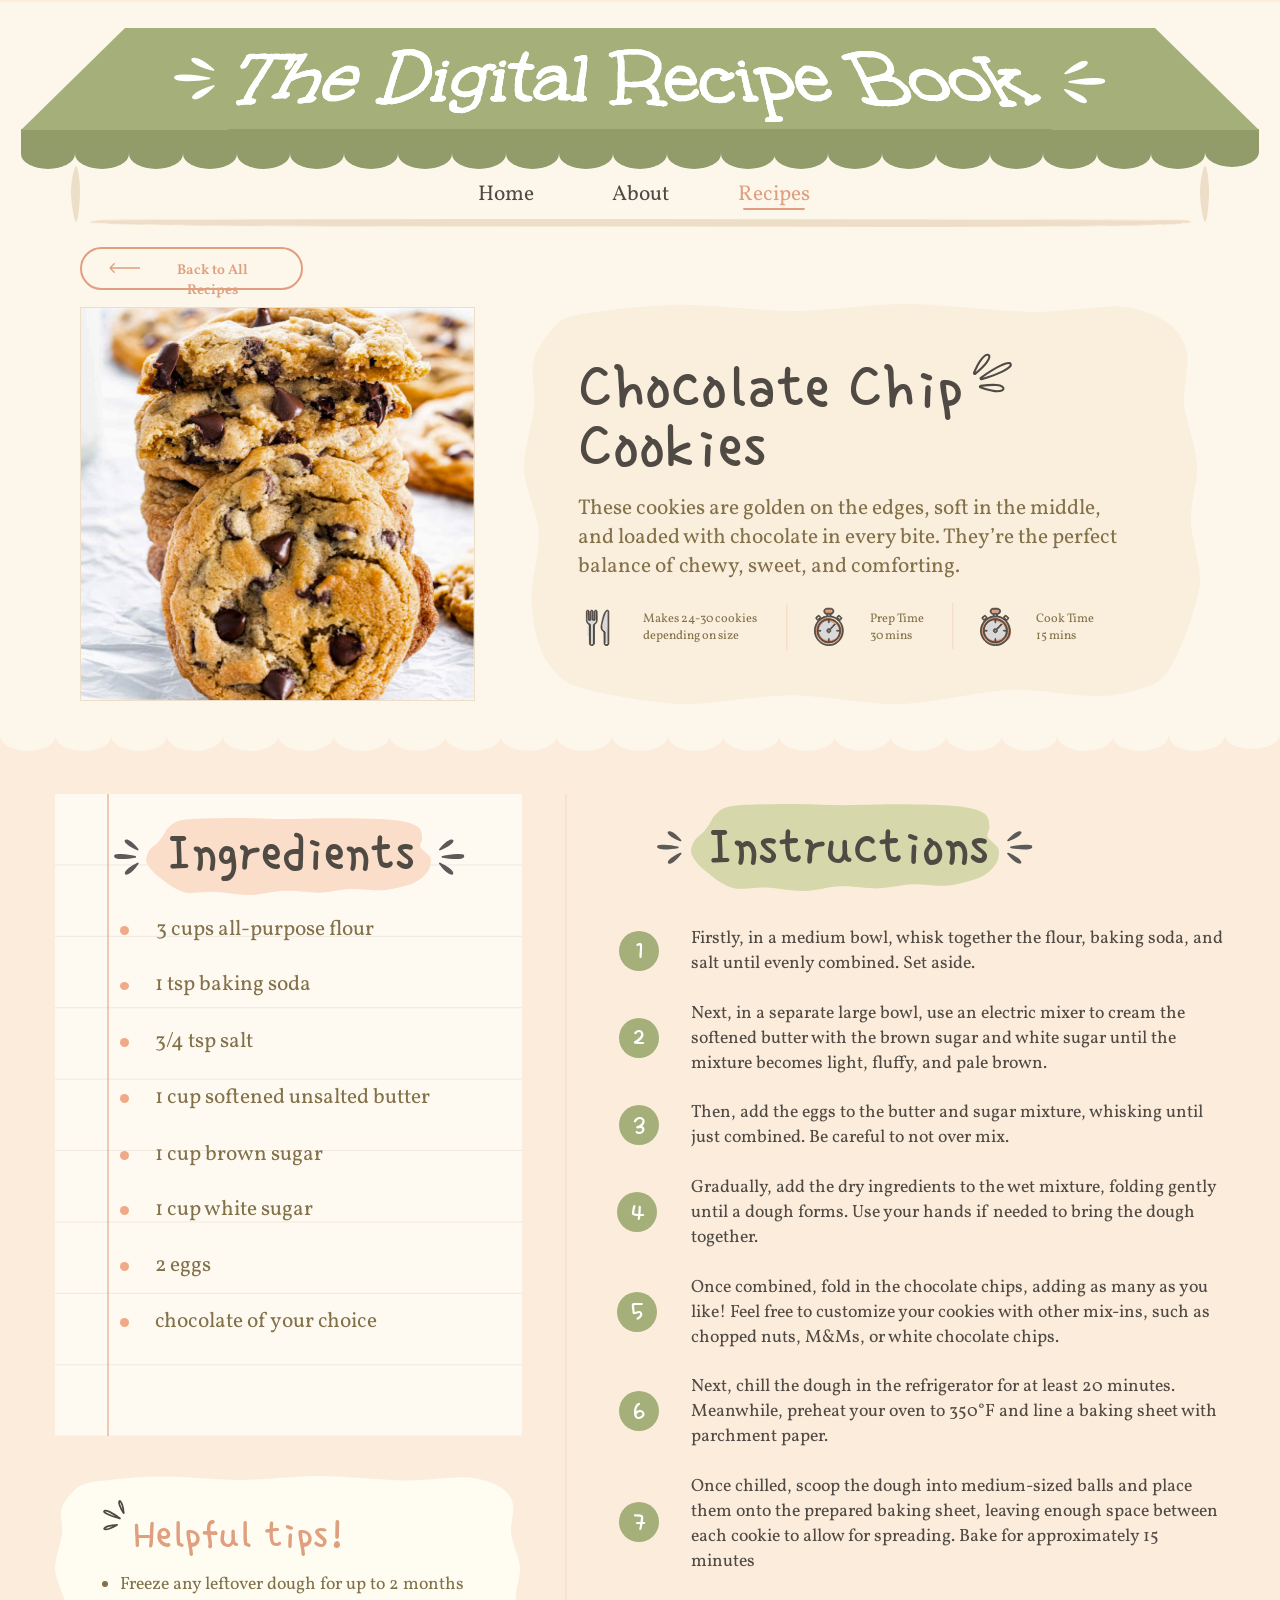
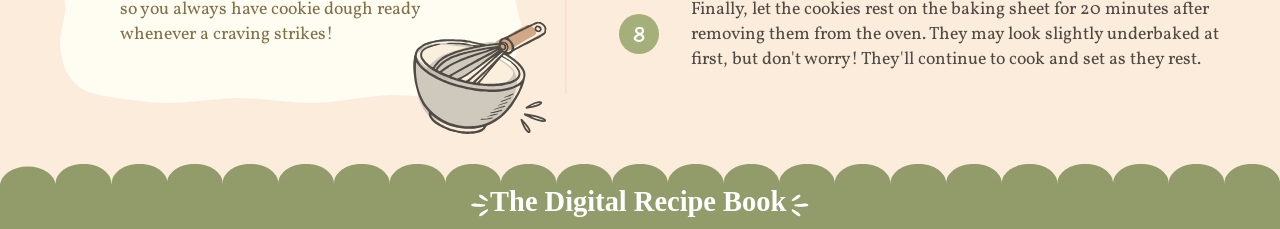
<file: digital-recipe-book/recipes/chocolate-chip-cookies.html>
<!DOCTYPE html>
<html lang="en">
<head>
  <meta charset="UTF-8" />
  <meta name="viewport" content="width=device-width, initial-scale=1" />
  <title>Chocolate Chip Cookies | The Digital Recipe Book</title>
  <link rel="stylesheet" href="../css/figma-frame.css?v=notebook-restore-v1" />
</head>
<body data-active="recipes">
  <div class="viewport">
    <div class="frame-scale" data-frame-scale>
      <div class="frame" data-figma-frame style="height:2058px;min-height:2058px">
<div class="fig" data-node-id="369:3403" data-name="Chocolate Chip Cookies" style="background:#ffeed6;position:relative;width:100%;height:100%;">
      <div class="fig" data-node-id="369:3404" data-name="Ingredients and Instructions" style="position:absolute;background:#fcecdc;height:1257px;left:0px;overflow:hidden;top:801px;width:1440px;">
        <div class="fig" data-node-id="369:3405" data-name="Footer" style="position:absolute;display:contents;left:0px;top:1184px;">
          <div class="fig" data-node-id="369:3406" style="position:absolute;display:flex;height:73px;align-items:center;justify-content:center;left:0px;top:1184px;width:1440px;">
            <div class="fig" style="flex:none;transform:rotate(180deg);">
              <div class="fig" data-name="Scallops Bottom" style="height:73px;position:relative;width:1440px;">
                <img alt="" class="fig" src="../assets/figma/73a8ed87-74cd-44ef-90a2-d5f5e2b5d3e0.svg"  style="position:absolute;display:block;top:0;right:0;bottom:0;left:0;max-width:none;width:100%;height:100%;">
              </div>
            </div>
          </div>
          <div class="fig" data-node-id="369:3431" data-name="The Digital Recipe Book" style="position:absolute;display:contents;left:530px;top:1208px;">
            <div class="fig" data-node-id="369:3432" style="position:absolute;display:flex;height:26.028px;align-items:center;justify-content:center;left:888px;top:1217px;width:22px;">
              <div class="fig" style="flex:none;transform:scaleY(-1) rotate(180deg);">
                <div class="fig" style="height:26.028px;position:relative;width:22px;">
                  <img alt="" class="fig" src="../assets/figma/62dfb9df-f3e4-4df0-a5ef-05e023dff32f.svg"  style="position:absolute;display:block;top:0;right:0;bottom:0;left:0;max-width:none;width:100%;height:100%;">
                </div>
              </div>
            </div>
            <div class="fig" data-node-id="369:3436" style="position:absolute;height:26.028px;left:530px;top:1217px;width:22px;">
              <img alt="" class="fig" src="../assets/figma/1058967f-9174-4701-b913-c5e06ebe275d.svg"  style="position:absolute;display:block;top:0;right:0;bottom:0;left:0;max-width:none;width:100%;height:100%;">
            </div>
            <p class="fig" data-node-id="369:3440" style="word-break:break-word;position:absolute;font-family:'Unkempt', Georgia, serif;font-weight:700;height:47px;line-height:normal;left:718px;font-style:normal;font-size:32px;text-align:center;color:#fff;top:1208px;width:362px;transform:translateX(-50%);">
              The Digital Recipe Book
            </p>
          </div>
        </div>
        <div class="fig" data-node-id="369:3441" data-name="Helpful Tips" style="position:absolute;display:contents;left:62px;top:859px;">
          <div class="fig" data-node-id="369:3442" data-name="Rectangular organic blob" style="position:absolute;height:256px;left:62px;top:859px;width:525px;">
            <img alt="" class="fig" src="../assets/figma/87dae9ea-306a-4fb2-8525-9bacb0c10b37.svg"  style="position:absolute;display:block;top:0;right:0;bottom:0;left:0;max-width:none;width:100%;height:100%;">
          </div>
          <ul class="fig" data-node-id="369:3443" style="word-break:break-word;position:absolute;display:block;font-family:'Vollkorn', Georgia, serif;font-weight:400;height:94px;line-height:0;left:105px;color:#827149;font-size:20px;top:968px;width:439px;">
            <li class="fig" style="list-style-type:disc;margin-inline-start:30px;">
              <span class="fig" style="line-height:normal;">Freeze any leftover dough for up to 2 months so you always have cookie dough ready whenever a craving strikes!</span>
            </li>
          </ul>
          <p class="fig" data-node-id="369:3444" style="white-space:nowrap;word-break:break-word;position:absolute;font-family:'Single Day', cursive;height:65px;line-height:normal;left:150px;font-style:normal;color:#e09f7f;font-size:48px;top:897px;width:239px;">
            Helpful tips!
          </p>
          <div class="fig" data-node-id="369:3445" style="position:absolute;display:flex;height:48.517px;align-items:center;justify-content:center;left:108px;top:881px;width:41.614px;">
            <div class="fig" style="flex:none;transform:rotate(24.59deg);">
              <div class="fig" style="height:41px;position:relative;width:27px;">
                <img alt="" class="fig" src="../assets/figma/64181b0d-381c-42ab-a155-bfa7cd791ef4.svg"  style="position:absolute;display:block;top:0;right:0;bottom:0;left:0;max-width:none;width:100%;height:100%;">
              </div>
            </div>
          </div>
          <div class="fig" data-node-id="369:3449" style="position:absolute;display:flex;height:48.521px;align-items:center;justify-content:center;left:578px;top:1106px;width:42.773px;">
            <div class="fig" style="flex:none;transform:rotate(-163.56deg);">
              <div class="fig" style="height:41px;position:relative;width:32.497px;">
                <img alt="" class="fig" src="../assets/figma/9acc39fa-97ed-499e-9a0b-937db914ac43.svg"  style="position:absolute;display:block;top:0;right:0;bottom:0;left:0;max-width:none;width:100%;height:100%;">
              </div>
            </div>
          </div>
          <div class="fig" data-node-id="369:3453" data-name="Bowl & whisk · blob coloured" style="position:absolute;display:contents;left:450px;top:996px;">
            <div class="fig" data-node-id="369:3454" data-name="Loose colour washes" style="position:absolute;height:141.789px;left:451px;top:1001px;width:139.684px;">
              <div class="fig" style="position:absolute;top:0;right:-8.82%;bottom:-0.89%;left:0;">
                <img alt="" class="fig" src="../assets/figma/608abf6f-aaaf-45a5-a017-cbf379d84155.svg"  style="display:block;max-width:none;width:100%;height:100%;">
              </div>
            </div>
            <div class="fig" data-node-id="369:3459" data-name="image 20_layerstyle" style="position:absolute;display:contents;height:168.253px;left:450px;top:996px;width:166.644px;">
              <div class="fig" data-node-id="369:3460" style="position:absolute;display:flex;height:168.253px;align-items:center;justify-content:center;left:450px;top:996px;width:166.644px;">
                <div class="fig" style="flex:none;transform:rotate(12.28deg);">
                  <div class="fig" data-name="Group" style="height:141.789px;position:relative;width:139.684px;">
                    <img alt="" class="fig" src="../assets/figma/b8b4254c-c7fd-4255-85d1-b3e00c258fee.svg"  style="position:absolute;display:block;top:0;right:0;bottom:0;left:0;max-width:none;width:100%;height:100%;">
                  </div>
                </div>
              </div>
            </div>
          </div>
        </div>
        <div class="fig" data-node-id="369:3472" style="position:absolute;display:flex;height:1012px;align-items:center;justify-content:center;left:637.5px;top:92px;width:0px;">
          <div class="fig" style="flex:none;transform:rotate(-90deg);">
            <div class="fig" style="height:0px;position:relative;width:1012px;">
              <div class="fig" style="position:absolute;top:-2px;right:0;bottom:0;left:0;">
                <img alt="" class="fig" src="../assets/figma/f9cd66ca-4c94-41da-b5ef-89e65ac2e45a.svg"  style="display:block;max-width:none;width:100%;height:100%;">
              </div>
            </div>
          </div>
        </div>
        <div class="fig" data-node-id="369:3505" data-name="Instructions" style="position:absolute;height:1032px;left:687px;overflow:hidden;top:92px;width:690px;">
          <div class="fig" data-node-id="369:3506" data-name="Steps" style="word-break:break-word;position:absolute;display:contents;font-family:'Vollkorn', Georgia, serif;font-weight:400;left:90px;color:#4f4a43;font-size:20px;top:149px;">
            <div class="fig" data-node-id="369:3507" style="position:absolute;height:55px;line-height:0;left:90px;top:149px;width:600px;white-space:pre-wrap;">
              <p class="fig" style="line-height:normal;margin-bottom:0px;">Firstly, in a medium bowl, whisk together the flour, baking soda, and salt until evenly combined. Set aside.</p>
              <p class="fig" style="line-height:normal;margin-bottom:0px;">
                <br aria-hidden>
                <br aria-hidden>
              </p>
              <p class="fig" style="line-height:normal;margin-bottom:0px;">​</p>
              <p class="fig" style="line-height:normal;">​</p>
            </div>
            <p class="fig" data-node-id="369:3508" style="position:absolute;height:55px;line-height:normal;left:90px;top:345px;width:600px;">
              Then, add the eggs to the butter and sugar mixture, whisking until just combined. Be careful to not over mix.
            </p>
            <div class="fig" data-node-id="369:3509" style="position:absolute;height:83px;line-height:0;left:90px;top:233px;width:600px;white-space:pre-wrap;">
              <p class="fig" style="line-height:normal;margin-bottom:0px;">Next, in a separate large bowl, use an electric mixer to cream the softened butter with the brown sugar and white sugar until the mixture becomes light, fluffy, and pale brown.</p>
              <p class="fig" style="line-height:normal;margin-bottom:0px;">
                <br aria-hidden>
                <br aria-hidden>
              </p>
              <p class="fig" style="line-height:normal;margin-bottom:0px;">​</p>
              <p class="fig" style="line-height:normal;">​</p>
            </div>
            <p class="fig" data-node-id="369:3510" style="position:absolute;height:83px;line-height:normal;left:90px;top:429px;width:600px;">
              Gradually, add the dry ingredients to the wet mixture, folding gently until a dough forms. Use your hands if needed to bring the dough together.
            </p>
            <p class="fig" data-node-id="369:3511" style="position:absolute;height:83px;line-height:normal;left:90px;top:541px;width:600px;">Once combined, fold in the chocolate chips, adding as many as you like! Feel free to customize your cookies with other mix-ins, such as chopped nuts, M&Ms, or white chocolate chips.</p>
            <p class="fig" data-node-id="369:3512" style="position:absolute;height:83px;line-height:normal;left:90px;top:653px;width:600px;">
              Next, chill the dough in the refrigerator for at least 20 minutes. Meanwhile, preheat your oven to 350°F and line a baking sheet with parchment paper.
            </p>
            <p class="fig" data-node-id="369:3513" style="position:absolute;height:110px;line-height:normal;left:90px;top:765px;width:600px;">
              Once chilled, scoop the dough into medium-sized balls and place them onto the prepared baking sheet, leaving enough space between each cookie to allow for spreading. Bake for approximately 15 minutes
            </p>
            <p class="fig" data-node-id="369:3514" style="position:absolute;height:83px;line-height:normal;left:90px;top:904px;width:600px;">Finally, let the cookies rest on the baking sheet for 20 minutes after removing them from the oven. They may look slightly underbaked at first, but don't worry! They'll continue to cook and set as they rest.</p>
          </div>
          <div class="fig" data-node-id="369:3515" data-name="Title" style="position:absolute;display:contents;left:90px;top:12px;">
            <div class="fig" data-node-id="369:3516" data-name="Vector" style="position:absolute;height:97px;left:90px;top:12px;width:347px;">
              <img alt="" class="fig" src="../assets/figma/240fee3b-e6ac-44a2-a1c6-84e8d5d2592f.svg"  style="position:absolute;display:block;top:0;right:0;bottom:0;left:0;max-width:none;width:100%;height:100%;">
            </div>
            <p class="fig" data-node-id="369:3517" style="white-space:nowrap;word-break:break-word;position:absolute;font-family:'Single Day', cursive;height:80px;line-height:normal;left:110px;font-style:normal;color:#4f4a43;font-size:64px;top:21px;width:320px;">
              Instructions
            </p>
          </div>
          <div class="fig" data-node-id="369:3518" style="position:absolute;display:contents;left:9px;top:154px;">
            <div class="fig" data-node-id="369:3519" style="position:absolute;left:9px;width:45px;height:45px;top:154px;">
              <img alt="" class="fig" src="../assets/figma/ac38fcc1-9929-4956-9f8b-952d6e5fbece.svg"  style="position:absolute;display:block;top:0;right:0;bottom:0;left:0;max-width:none;width:100%;height:100%;">
            </div>
            <p class="fig" data-node-id="369:3520" style="white-space:nowrap;word-break:break-word;position:absolute;font-family:'Single Day', cursive;height:40px;line-height:normal;left:27px;font-style:normal;font-size:32px;color:#fff;top:157px;width:10px;">
              1
            </p>
          </div>
          <div class="fig" data-node-id="369:3521" style="position:absolute;display:contents;left:9px;top:252px;">
            <div class="fig" data-node-id="369:3522" style="position:absolute;left:9px;width:45px;height:45px;top:252px;">
              <img alt="" class="fig" src="../assets/figma/ac38fcc1-9929-4956-9f8b-952d6e5fbece.svg"  style="position:absolute;display:block;top:0;right:0;bottom:0;left:0;max-width:none;width:100%;height:100%;">
            </div>
            <p class="fig" data-node-id="369:3523" style="white-space:nowrap;word-break:break-word;position:absolute;font-family:'Single Day', cursive;height:40px;line-height:normal;left:25px;font-style:normal;font-size:32px;color:#fff;top:255px;width:13px;">
              2
            </p>
          </div>
          <div class="fig" data-node-id="369:3524" style="position:absolute;display:contents;left:9px;top:350px;">
            <div class="fig" data-node-id="369:3525" style="position:absolute;left:9px;width:45px;height:45px;top:350px;">
              <img alt="" class="fig" src="../assets/figma/ac38fcc1-9929-4956-9f8b-952d6e5fbece.svg"  style="position:absolute;display:block;top:0;right:0;bottom:0;left:0;max-width:none;width:100%;height:100%;">
            </div>
            <p class="fig" data-node-id="369:3526" style="white-space:nowrap;word-break:break-word;position:absolute;font-family:'Single Day', cursive;height:40px;line-height:normal;left:25px;font-style:normal;font-size:32px;color:#fff;top:353px;width:13px;">
              3
            </p>
          </div>
          <div class="fig" data-node-id="369:3527" style="position:absolute;display:contents;left:7px;top:448px;">
            <div class="fig" data-node-id="369:3528" style="position:absolute;left:7px;width:45px;height:45px;top:448px;">
              <img alt="" class="fig" src="../assets/figma/ac38fcc1-9929-4956-9f8b-952d6e5fbece.svg"  style="position:absolute;display:block;top:0;right:0;bottom:0;left:0;max-width:none;width:100%;height:100%;">
            </div>
            <p class="fig" data-node-id="369:3529" style="white-space:nowrap;word-break:break-word;position:absolute;font-family:'Single Day', cursive;height:40px;line-height:normal;left:23px;font-style:normal;font-size:32px;color:#fff;top:451px;width:13px;">
              4
            </p>
          </div>
          <div class="fig" data-node-id="369:3530" style="position:absolute;display:contents;left:7px;top:560px;">
            <div class="fig" data-node-id="369:3531" style="position:absolute;left:7px;width:45px;height:45px;top:560px;">
              <img alt="" class="fig" src="../assets/figma/ac38fcc1-9929-4956-9f8b-952d6e5fbece.svg"  style="position:absolute;display:block;top:0;right:0;bottom:0;left:0;max-width:none;width:100%;height:100%;">
            </div>
            <p class="fig" data-node-id="369:3532" style="white-space:nowrap;word-break:break-word;position:absolute;font-family:'Single Day', cursive;height:40px;line-height:normal;left:23px;font-style:normal;font-size:32px;color:#fff;top:563px;width:13px;">
              5
            </p>
          </div>
          <div class="fig" data-node-id="369:3533" style="position:absolute;display:contents;left:9px;top:672px;">
            <div class="fig" data-node-id="369:3534" style="position:absolute;left:9px;width:45px;height:45px;top:672px;">
              <img alt="" class="fig" src="../assets/figma/ac38fcc1-9929-4956-9f8b-952d6e5fbece.svg"  style="position:absolute;display:block;top:0;right:0;bottom:0;left:0;max-width:none;width:100%;height:100%;">
            </div>
            <p class="fig" data-node-id="369:3535" style="white-space:nowrap;word-break:break-word;position:absolute;font-family:'Single Day', cursive;height:40px;line-height:normal;left:25px;font-style:normal;font-size:32px;color:#fff;top:675px;width:13px;">
              6
            </p>
          </div>
          <div class="fig" data-node-id="369:3536" style="position:absolute;display:contents;left:9px;top:797px;">
            <div class="fig" data-node-id="369:3537" style="position:absolute;left:9px;width:45px;height:45px;top:797px;">
              <img alt="" class="fig" src="../assets/figma/ac38fcc1-9929-4956-9f8b-952d6e5fbece.svg"  style="position:absolute;display:block;top:0;right:0;bottom:0;left:0;max-width:none;width:100%;height:100%;">
            </div>
            <p class="fig" data-node-id="369:3538" style="white-space:nowrap;word-break:break-word;position:absolute;font-family:'Single Day', cursive;height:40px;line-height:normal;left:25px;font-style:normal;font-size:32px;color:#fff;top:800px;width:13px;">
              7
            </p>
          </div>
          <div class="fig" data-node-id="369:3539" style="position:absolute;display:contents;left:9px;top:923px;">
            <div class="fig" data-node-id="369:3540" style="position:absolute;left:9px;width:45px;height:45px;top:923px;">
              <img alt="" class="fig" src="../assets/figma/ac38fcc1-9929-4956-9f8b-952d6e5fbece.svg"  style="position:absolute;display:block;top:0;right:0;bottom:0;left:0;max-width:none;width:100%;height:100%;">
            </div>
            <p class="fig" data-node-id="369:3541" style="white-space:nowrap;word-break:break-word;position:absolute;font-family:'Single Day', cursive;height:40px;line-height:normal;left:25px;font-style:normal;font-size:32px;color:#fff;top:926px;width:13px;">
              8
            </p>
          </div>
          <div class="fig" data-node-id="369:3542" style="position:absolute;display:flex;height:39.028px;align-items:center;justify-content:center;left:443px;top:41px;width:32.084px;">
            <div class="fig" style="flex:none;transform:scaleY(-1) rotate(180deg);">
              <div class="fig" style="height:39.028px;position:relative;width:32.084px;">
                <img alt="" class="fig" src="../assets/figma/77258124-95ad-4de1-971b-aa90fc638159.svg"  style="position:absolute;display:block;top:0;right:0;bottom:0;left:0;max-width:none;width:100%;height:100%;">
              </div>
            </div>
          </div>
          <div class="fig" data-node-id="369:3546" style="position:absolute;height:39.028px;left:52px;top:41px;width:32.084px;">
            <img alt="" class="fig" src="../assets/figma/a48ad2c1-48f8-4fd8-9fcd-c9505ac94bde.svg"  style="position:absolute;display:block;top:0;right:0;bottom:0;left:0;max-width:none;width:100%;height:100%;">
          </div>
        </div>
        <div class="fig" data-node-id="369:3550" data-name="Scallops" style="position:absolute;height:44.365px;left:0px;top:0px;width:1440px;">
          <img alt="" class="fig" src="../assets/figma/77469049-6851-406a-8949-6adbeb795afe.svg"  style="position:absolute;display:block;top:0;right:0;bottom:0;left:0;max-width:none;width:100%;height:100%;">
        </div>
        <div class="fig" data-node-id="369:3473" data-name="Ingredients" style="position:absolute;display:contents;left:62px;top:92px;">
          <div class="fig" data-node-id="369:3474" style="position:absolute;height:723px;left:62px;top:92px;width:525px;">
            <div aria-hidden class="fig" style="position:absolute;top:0;right:0;bottom:0;left:0;pointer-events:none;">
              <div class="fig"  style="position:absolute;background:#fffaf1;top:0;right:0;bottom:0;left:0;"></div>
              <div class="notebook-lines" data-line-count="9" data-margin="1" aria-hidden="true"></div>
            </div>
          </div>
          <div class="fig" data-node-id="369:3810" style="position:absolute;display:contents;left:135px;top:228px;">
            <div class="fig" data-node-id="369:3811" style="position:absolute;display:contents;left:135px;top:543px;">
              <p class="fig" data-node-id="369:3812" style="word-break:break-word;position:absolute;font-family:'Vollkorn', Georgia, serif;font-weight:400;height:46.626px;line-height:normal;left:174px;color:#827149;font-size:24px;top:543px;width:271px;">
                1 cup white sugar
              </p>
              <div class="fig" data-node-id="369:3813" style="position:absolute;left:135px;width:9.717px;height:9.717px;top:556.21px;">
                <img alt="" class="fig" src="../assets/figma/384239a3-1724-41cd-91c9-edc15493d563.svg"  style="position:absolute;display:block;top:0;right:0;bottom:0;left:0;max-width:none;width:100%;height:100%;">
              </div>
            </div>
            <div class="fig" data-node-id="369:3830" style="position:absolute;display:contents;left:135px;top:606px;">
              <p class="fig" data-node-id="369:3831" style="word-break:break-word;position:absolute;font-family:'Vollkorn', Georgia, serif;font-weight:400;height:46.626px;line-height:normal;left:174px;color:#827149;font-size:24px;top:606px;width:271px;">
                2 eggs
              </p>
              <div class="fig" data-node-id="369:3832" style="position:absolute;left:135px;width:9.717px;height:9.717px;top:619.21px;">
                <img alt="" class="fig" src="../assets/figma/384239a3-1724-41cd-91c9-edc15493d563.svg"  style="position:absolute;display:block;top:0;right:0;bottom:0;left:0;max-width:none;width:100%;height:100%;">
              </div>
            </div>
            <div class="fig" data-node-id="369:3834" style="position:absolute;display:contents;left:135px;top:669px;">
              <p class="fig" data-node-id="369:3835" style="word-break:break-word;position:absolute;font-family:'Vollkorn', Georgia, serif;font-weight:400;height:46.626px;line-height:normal;left:174px;color:#827149;font-size:24px;top:669px;width:271px;">
                chocolate of your choice
              </p>
              <div class="fig" data-node-id="369:3836" style="position:absolute;left:135px;width:9.717px;height:9.717px;top:682.21px;">
                <img alt="" class="fig" src="../assets/figma/384239a3-1724-41cd-91c9-edc15493d563.svg"  style="position:absolute;display:block;top:0;right:0;bottom:0;left:0;max-width:none;width:100%;height:100%;">
              </div>
            </div>
            <div class="fig" data-node-id="369:3814" style="position:absolute;display:contents;left:135px;top:481px;">
              <p class="fig" data-node-id="369:3815" style="word-break:break-word;position:absolute;font-family:'Vollkorn', Georgia, serif;font-weight:400;height:46.626px;line-height:normal;left:174px;color:#827149;font-size:24px;top:481px;width:271px;">
                1 cup brown sugar
              </p>
              <div class="fig" data-node-id="369:3816" style="position:absolute;left:135px;width:9.717px;height:9.717px;top:494.21px;">
                <img alt="" class="fig" src="../assets/figma/384239a3-1724-41cd-91c9-edc15493d563.svg"  style="position:absolute;display:block;top:0;right:0;bottom:0;left:0;max-width:none;width:100%;height:100%;">
              </div>
            </div>
            <div class="fig" data-node-id="369:3817" style="position:absolute;display:contents;left:135px;top:417px;">
              <p class="fig" data-node-id="369:3818" style="word-break:break-word;position:absolute;font-family:'Vollkorn', Georgia, serif;font-weight:400;height:47px;line-height:normal;left:174px;color:#827149;font-size:24px;top:417px;width:413px;">
                1 cup softened unsalted butter
              </p>
              <div class="fig" data-node-id="369:3819" style="position:absolute;left:135px;width:9.717px;height:9.717px;top:430.21px;">
                <img alt="" class="fig" src="../assets/figma/384239a3-1724-41cd-91c9-edc15493d563.svg"  style="position:absolute;display:block;top:0;right:0;bottom:0;left:0;max-width:none;width:100%;height:100%;">
              </div>
            </div>
            <div class="fig" data-node-id="369:3820" style="position:absolute;display:contents;left:135px;top:354px;">
              <p class="fig" data-node-id="369:3821" style="word-break:break-word;position:absolute;font-family:'Vollkorn', Georgia, serif;font-weight:400;height:46.626px;line-height:normal;left:174px;color:#827149;font-size:24px;top:354px;width:271px;">
                3/4 tsp salt
              </p>
              <div class="fig" data-node-id="369:3822" style="position:absolute;left:135px;width:9.717px;height:9.717px;top:367.21px;">
                <img alt="" class="fig" src="../assets/figma/384239a3-1724-41cd-91c9-edc15493d563.svg"  style="position:absolute;display:block;top:0;right:0;bottom:0;left:0;max-width:none;width:100%;height:100%;">
              </div>
            </div>
            <div class="fig" data-node-id="369:3823" style="position:absolute;display:contents;left:135px;top:290px;">
              <p class="fig" data-node-id="369:3824" style="word-break:break-word;position:absolute;font-family:'Vollkorn', Georgia, serif;font-weight:400;height:46.626px;line-height:normal;left:174px;color:#827149;font-size:24px;top:290px;width:333px;">
                1 tsp baking soda
              </p>
              <div class="fig" data-node-id="369:3825" style="position:absolute;left:135px;width:9.717px;height:9.717px;top:303.21px;">
                <img alt="" class="fig" src="../assets/figma/384239a3-1724-41cd-91c9-edc15493d563.svg"  style="position:absolute;display:block;top:0;right:0;bottom:0;left:0;max-width:none;width:100%;height:100%;">
              </div>
            </div>
            <div class="fig" data-node-id="369:3826" style="position:absolute;display:contents;left:135px;top:228px;">
              <p class="fig" data-node-id="369:3827" style="word-break:break-word;position:absolute;font-family:'Vollkorn', Georgia, serif;font-weight:400;height:46.626px;line-height:normal;left:176px;color:#827149;font-size:24px;top:228px;width:271px;"> 3 cups all-purpose flour</p>
              <div class="fig" data-node-id="369:3828" style="position:absolute;left:135px;width:9.717px;height:9.717px;top:241.21px;">
                <img alt="" class="fig" src="../assets/figma/384239a3-1724-41cd-91c9-edc15493d563.svg"  style="position:absolute;display:block;top:0;right:0;bottom:0;left:0;max-width:none;width:100%;height:100%;">
              </div>
            </div>
          </div>
          <div class="fig" data-node-id="369:3494" data-name="Title" style="position:absolute;display:contents;left:164px;top:119.51px;">
            <div class="fig" data-node-id="369:3495" data-name="Vector" style="position:absolute;height:86.936px;left:164px;top:119.51px;width:321px;">
              <img alt="" class="fig" src="../assets/figma/2c33d477-d93e-4f41-a8ec-937f7a8cc1f5.svg"  style="position:absolute;display:block;top:0;right:0;bottom:0;left:0;max-width:none;width:100%;height:100%;">
            </div>
            <p class="fig" data-node-id="369:3496" style="white-space:nowrap;word-break:break-word;position:absolute;font-family:'Single Day', cursive;height:81.434px;line-height:normal;left:188px;font-style:normal;color:#4f4a43;font-size:64px;top:119.51px;width:282px;">
              Ingredients
            </p>
          </div>
          <div class="fig" data-node-id="369:3497" style="position:absolute;display:flex;height:42.949px;align-items:center;justify-content:center;left:490px;top:141.52px;width:32.084px;">
            <div class="fig" style="flex:none;transform:scaleY(-1) rotate(180deg);">
              <div class="fig" style="height:42.949px;position:relative;width:32.084px;">
                <img alt="" class="fig" src="../assets/figma/d10d46a3-aa1c-4eea-99bb-205ccdec9e49.svg"  style="position:absolute;display:block;top:0;right:0;bottom:0;left:0;max-width:none;width:100%;height:100%;">
              </div>
            </div>
          </div>
          <div class="fig" data-node-id="369:3501" style="position:absolute;height:42.949px;left:128px;top:141.52px;width:32.084px;">
            <img alt="" class="fig" src="../assets/figma/866d5d03-6a97-4312-8a2a-95cc3fcf4795.svg"  style="position:absolute;display:block;top:0;right:0;bottom:0;left:0;max-width:none;width:100%;height:100%;">
          </div>
        </div>
      </div>
      <div class="fig" data-node-id="369:3575" data-name="Header" style="position:absolute;background:#fcf6eb;height:799px;left:0px;right:0px;top:2px;">
        <div class="fig" data-node-id="369:3726" data-name="Cookie" style="position:absolute;border-width:1px;border-color:#eddec7;border-style:solid;left:90px;width:444px;height:444px;top:343px;">
          <img alt="" class="fig" src="../assets/figma/211ccb91-f7d4-46dc-aab2-ba03133b8a4a.png"  style="position:absolute;top:0;right:0;bottom:0;left:0;max-width:none;object-position:bottom;pointer-events:none;width:100%;height:100%;">
        </div>
        <div class="fig" data-node-id="369:3577" data-name="Back to All Recipes Button" style="position:absolute;display:contents;left:90px;top:276px;">
          <div class="fig" data-node-id="369:3578"  style="position:absolute;background:#fcf6eb;border-width:3px;border-color:#e09f7f;border-style:solid;height:48px;left:90px;border-radius:28px;top:276px;width:251px;"></div>
          <div class="fig" data-node-id="369:3579" style="position:absolute;display:contents;left:124px;top:290px;">
            <div class="fig" data-node-id="369:3580" style="position:absolute;display:flex;height:0px;align-items:center;justify-content:center;left:124px;top:300px;width:33px;">
              <div class="fig" style="flex:none;transform:scaleY(-1) rotate(180deg);">
                <div class="fig" style="height:0px;position:relative;width:33px;">
                  <div class="fig" style="position:absolute;top:-5.52px;right:-2.27%;bottom:-5.52px;left:-2.27%;">
                    <img alt="" class="fig" src="../assets/figma/45fb7ebd-9040-476e-b437-955ebb5a1180.svg"  style="display:block;max-width:none;width:100%;height:100%;">
                  </div>
                </div>
              </div>
            </div>
            <p class="fig" data-node-id="369:3581" style="word-break:break-word;position:absolute;font-family:'Vollkorn', Georgia, serif;font-weight:600;height:20px;line-height:normal;left:239px;color:#e09f7f;font-size:16px;text-align:center;top:290px;width:138px;transform:translateX(-50%);">
              Back to All Recipes
            </p>
          </div>
        </div>
        <div class="fig" data-node-id="369:3582" data-name="Awning" style="position:absolute;display:contents;left:6px;top:29px;">
          <div class="fig" data-node-id="369:3583" data-name="Scallops" style="position:absolute;display:contents;left:24px;top:143.6px;">
            <div class="fig" data-node-id="369:3584" style="position:absolute;height:33.995px;left:205.6px;top:153.97px;width:60.522px;">
              <img alt="" class="fig" src="../assets/figma/af81be3a-7da5-474d-af27-2a38d81852c2.svg"  style="position:absolute;display:block;top:0;right:0;bottom:0;left:0;max-width:none;width:100%;height:100%;">
            </div>
            <div class="fig" data-node-id="369:3585" style="position:absolute;height:33.995px;left:447.7px;top:153.97px;width:60.522px;">
              <img alt="" class="fig" src="../assets/figma/af81be3a-7da5-474d-af27-2a38d81852c2.svg"  style="position:absolute;display:block;top:0;right:0;bottom:0;left:0;max-width:none;width:100%;height:100%;">
            </div>
            <div class="fig" data-node-id="369:3586" style="position:absolute;height:33.995px;left:266.1px;top:153.97px;width:60.522px;">
              <img alt="" class="fig" src="../assets/figma/af81be3a-7da5-474d-af27-2a38d81852c2.svg"  style="position:absolute;display:block;top:0;right:0;bottom:0;left:0;max-width:none;width:100%;height:100%;">
            </div>
            <div class="fig" data-node-id="369:3587" style="position:absolute;height:33.995px;left:326.6px;top:153.97px;width:60.522px;">
              <img alt="" class="fig" src="../assets/figma/af81be3a-7da5-474d-af27-2a38d81852c2.svg"  style="position:absolute;display:block;top:0;right:0;bottom:0;left:0;max-width:none;width:100%;height:100%;">
            </div>
            <div class="fig" data-node-id="369:3588" style="position:absolute;height:33.995px;left:24px;top:153.97px;width:60.522px;">
              <img alt="" class="fig" src="../assets/figma/af81be3a-7da5-474d-af27-2a38d81852c2.svg"  style="position:absolute;display:block;top:0;right:0;bottom:0;left:0;max-width:none;width:100%;height:100%;">
            </div>
            <div class="fig" data-node-id="369:3589" style="position:absolute;height:33.995px;left:508.2px;top:153.97px;width:60.522px;">
              <img alt="" class="fig" src="../assets/figma/af81be3a-7da5-474d-af27-2a38d81852c2.svg"  style="position:absolute;display:block;top:0;right:0;bottom:0;left:0;max-width:none;width:100%;height:100%;">
            </div>
            <div class="fig" data-node-id="369:3590" style="position:absolute;height:33.995px;left:568.7px;top:153.97px;width:60.522px;">
              <img alt="" class="fig" src="../assets/figma/af81be3a-7da5-474d-af27-2a38d81852c2.svg"  style="position:absolute;display:block;top:0;right:0;bottom:0;left:0;max-width:none;width:100%;height:100%;">
            </div>
            <div class="fig" data-node-id="369:3591" style="position:absolute;height:33.995px;left:629.2px;top:153.97px;width:60.522px;">
              <img alt="" class="fig" src="../assets/figma/f4c206d9-e689-4d43-995a-b087ccf5bdd5.svg"  style="position:absolute;display:block;top:0;right:0;bottom:0;left:0;max-width:none;width:100%;height:100%;">
            </div>
            <div class="fig" data-node-id="369:3592" style="position:absolute;height:33.995px;left:750.3px;top:153.97px;width:60.522px;">
              <img alt="" class="fig" src="../assets/figma/f4c206d9-e689-4d43-995a-b087ccf5bdd5.svg"  style="position:absolute;display:block;top:0;right:0;bottom:0;left:0;max-width:none;width:100%;height:100%;">
            </div>
            <div class="fig" data-node-id="369:3593" style="position:absolute;height:33.995px;left:871.3px;top:153.97px;width:60.522px;">
              <img alt="" class="fig" src="../assets/figma/f4c206d9-e689-4d43-995a-b087ccf5bdd5.svg"  style="position:absolute;display:block;top:0;right:0;bottom:0;left:0;max-width:none;width:100%;height:100%;">
            </div>
            <div class="fig" data-node-id="369:3594" style="position:absolute;height:33.995px;left:689.7px;top:153.97px;width:60.522px;">
              <img alt="" class="fig" src="../assets/figma/f4c206d9-e689-4d43-995a-b087ccf5bdd5.svg"  style="position:absolute;display:block;top:0;right:0;bottom:0;left:0;max-width:none;width:100%;height:100%;">
            </div>
            <div class="fig" data-node-id="369:3595" style="position:absolute;height:33.995px;left:810.8px;top:153.97px;width:60.522px;">
              <img alt="" class="fig" src="../assets/figma/f4c206d9-e689-4d43-995a-b087ccf5bdd5.svg"  style="position:absolute;display:block;top:0;right:0;bottom:0;left:0;max-width:none;width:100%;height:100%;">
            </div>
            <div class="fig" data-node-id="369:3596" style="position:absolute;height:33.995px;left:1052.9px;top:153.97px;width:60.522px;">
              <img alt="" class="fig" src="../assets/figma/f4c206d9-e689-4d43-995a-b087ccf5bdd5.svg"  style="position:absolute;display:block;top:0;right:0;bottom:0;left:0;max-width:none;width:100%;height:100%;">
            </div>
            <div class="fig" data-node-id="369:3597" style="position:absolute;height:33.995px;left:931.8px;top:153.97px;width:60.522px;">
              <img alt="" class="fig" src="../assets/figma/f4c206d9-e689-4d43-995a-b087ccf5bdd5.svg"  style="position:absolute;display:block;top:0;right:0;bottom:0;left:0;max-width:none;width:100%;height:100%;">
            </div>
            <div class="fig" data-node-id="369:3598" style="position:absolute;height:33.995px;left:1113.4px;top:153.97px;width:60.522px;">
              <img alt="" class="fig" src="../assets/figma/f4c206d9-e689-4d43-995a-b087ccf5bdd5.svg"  style="position:absolute;display:block;top:0;right:0;bottom:0;left:0;max-width:none;width:100%;height:100%;">
            </div>
            <div class="fig" data-node-id="369:3599" style="position:absolute;height:33.995px;left:1173.9px;top:153.97px;width:60.522px;">
              <img alt="" class="fig" src="../assets/figma/f4c206d9-e689-4d43-995a-b087ccf5bdd5.svg"  style="position:absolute;display:block;top:0;right:0;bottom:0;left:0;max-width:none;width:100%;height:100%;">
            </div>
            <div class="fig" data-node-id="369:3600" style="position:absolute;height:33.995px;left:992.3px;top:153.97px;width:60.522px;">
              <img alt="" class="fig" src="../assets/figma/f4c206d9-e689-4d43-995a-b087ccf5bdd5.svg"  style="position:absolute;display:block;top:0;right:0;bottom:0;left:0;max-width:none;width:100%;height:100%;">
            </div>
            <div class="fig" data-node-id="369:3601" style="position:absolute;height:33.995px;left:1234px;top:153.97px;width:60.522px;">
              <img alt="" class="fig" src="../assets/figma/f4c206d9-e689-4d43-995a-b087ccf5bdd5.svg"  style="position:absolute;display:block;top:0;right:0;bottom:0;left:0;max-width:none;width:100%;height:100%;">
            </div>
            <div class="fig" data-node-id="369:3602" style="position:absolute;height:33.995px;left:1355.5px;top:151.7px;width:60.522px;">
              <img alt="" class="fig" src="../assets/figma/f4c206d9-e689-4d43-995a-b087ccf5bdd5.svg"  style="position:absolute;display:block;top:0;right:0;bottom:0;left:0;max-width:none;width:100%;height:100%;">
            </div>
            <div class="fig" data-node-id="369:3603" style="position:absolute;height:33.995px;left:1295px;top:153.97px;width:60.522px;">
              <img alt="" class="fig" src="../assets/figma/f4c206d9-e689-4d43-995a-b087ccf5bdd5.svg"  style="position:absolute;display:block;top:0;right:0;bottom:0;left:0;max-width:none;width:100%;height:100%;">
            </div>
            <div class="fig" data-node-id="369:3604" style="position:absolute;height:33.995px;left:387.1px;top:153.97px;width:60.522px;">
              <img alt="" class="fig" src="../assets/figma/af81be3a-7da5-474d-af27-2a38d81852c2.svg"  style="position:absolute;display:block;top:0;right:0;bottom:0;left:0;max-width:none;width:100%;height:100%;">
            </div>
            <div class="fig" data-node-id="369:3605" style="position:absolute;height:33.995px;left:84.52px;top:153.97px;width:60.522px;">
              <img alt="" class="fig" src="../assets/figma/af81be3a-7da5-474d-af27-2a38d81852c2.svg"  style="position:absolute;display:block;top:0;right:0;bottom:0;left:0;max-width:none;width:100%;height:100%;">
            </div>
            <div class="fig" data-node-id="369:3606" style="position:absolute;height:33.995px;left:145px;top:153.97px;width:60.522px;">
              <img alt="" class="fig" src="../assets/figma/af81be3a-7da5-474d-af27-2a38d81852c2.svg"  style="position:absolute;display:block;top:0;right:0;bottom:0;left:0;max-width:none;width:100%;height:100%;">
            </div>
            <div class="fig" data-node-id="369:3607" style="position:absolute;height:27.003px;left:24px;top:143.6px;width:1392px;">
              <img alt="" class="fig" src="../assets/figma/bb1e8501-4a12-44c4-9ca0-c0039542be50.svg"  style="position:absolute;display:block;top:0;right:0;bottom:0;left:0;max-width:none;width:100%;height:100%;">
            </div>
          </div>
          <div class="fig" data-node-id="369:3608" style="position:absolute;height:153.133px;left:6px;top:29px;width:270px;">
            <div class="fig" style="position:absolute;left:6.7%;right:6.7%;top:0px;">
              <img alt="" class="fig" src="../assets/figma/32b5f814-6de1-48e7-b5bd-4d3a6248606b.svg"  style="display:block;max-width:none;width:100%;height:100%;">
            </div>
          </div>
          <div class="fig" data-node-id="369:3609" style="position:absolute;height:153.133px;left:1164px;top:29px;width:270px;">
            <div class="fig" style="position:absolute;left:6.7%;right:6.7%;top:0px;">
              <img alt="" class="fig" src="../assets/figma/2cbd5a0a-ff26-4522-8942-ec166d714a54.svg"  style="display:block;max-width:none;width:100%;height:100%;">
            </div>
          </div>
          <div class="fig" data-node-id="369:3610"  style="position:absolute;background:#a5af79;height:114.672px;left:141px;top:29px;width:1158px;"></div>
          <div class="fig" data-node-id="369:3611" data-name="Title Embellishment" style="position:absolute;left:195.40px;top:60.48px;width:51.19px;height:51.62px"><img alt="" class="fig" src="../assets/figma/embellish-447-6583.svg" style="position:absolute;display:block;top:0;right:0;bottom:0;left:0;max-width:none;width:100%;height:100%;"></div>
          <div class="fig" data-node-id="369:3615" data-name="Title Embellishment" style="position:absolute;left:1191.95px;top:64.47px;width:51.19px;height:51.62px;transform:scaleX(-1);"><img alt="" class="fig" src="../assets/figma/embellish-447-6583.svg" style="position:absolute;display:block;top:0;right:0;bottom:0;left:0;max-width:none;width:100%;height:100%;"></div>
          <div class="fig" data-node-id="369:3619" data-name="The Digital Recipe Book" style="position:absolute;height:80.383px;left:267px;top:53.73px;width:903px;">
            <div class="fig" style="position:absolute;top:-1.24%;right:-0.13%;bottom:-1.24%;left:-0.11%;">
              <img alt="" class="fig" src="../assets/figma/2dbcf663-6654-495c-8949-3670961db3f2.svg"  style="display:block;max-width:none;width:100%;height:100%;">
            </div>
          </div>
          <div class="fig" data-node-id="369:3620" data-name="The Digital Recipe Book" style="position:absolute;height:80.383px;left:267px;top:53.73px;width:903px;">
            <div class="fig" style="position:absolute;top:-1.24%;right:-0.13%;bottom:-1.24%;left:-0.11%;">
              <img alt="" class="fig" src="../assets/figma/2dbcf663-6654-495c-8949-3670961db3f2.svg"  style="display:block;max-width:none;width:100%;height:100%;">
            </div>
          </div>
        </div>
        <div class="fig" data-node-id="369:3621" style="position:absolute;display:contents;left:589px;top:340px;">
          <div class="fig" data-node-id="369:3622" data-name="Rectangular organic blob" style="position:absolute;height:450px;left:589px;top:340px;width:761px;">
            <img alt="" class="fig" src="../assets/figma/fdfcbe0d-596c-4cc5-9d00-d1f8cf24ae0a.svg"  style="position:absolute;display:block;top:0;right:0;bottom:0;left:0;max-width:none;width:100%;height:100%;">
          </div>
          <div class="fig" data-node-id="369:3729" data-name="Times and Portions" style="position:absolute;display:contents;left:650px;top:676px;">
            <div class="fig" data-node-id="369:3730" style="word-break:break-word;position:absolute;font-family:'Vollkorn', Georgia, serif;font-weight:400;height:41px;line-height:0;left:1166px;color:#827149;font-size:14px;top:684px;width:104.827px;">
              <p class="fig" style="line-height:normal;margin-bottom:0px;">Cook Time</p>
              <p class="fig" style="line-height:normal;">15 mins</p>
            </div>
            <div class="fig" data-node-id="369:3731" data-name="Timer 2" style="position:absolute;height:44.386px;left:1099px;top:680px;width:39.044px;">
              <img alt="" class="fig" src="../assets/figma/f7fd65c0-8838-453e-9c02-f53601891de0.svg"  style="position:absolute;display:block;top:0;right:0;bottom:0;left:0;max-width:none;width:100%;height:100%;">
            </div>
            <div class="fig" data-node-id="369:3752" style="word-break:break-word;position:absolute;font-family:'Vollkorn', Georgia, serif;font-weight:400;height:41px;line-height:0;left:979px;color:#827149;font-size:14px;top:684px;width:73.602px;">
              <p class="fig" style="line-height:normal;margin-bottom:0px;">Prep Time</p>
              <p class="fig" style="line-height:normal;">30 mins</p>
            </div>
            <div class="fig" data-node-id="369:3753" data-name="Timer 1" style="position:absolute;height:44.386px;left:912px;top:680px;width:39.044px;">
              <img alt="" class="fig" src="../assets/figma/ccf9a993-66af-45a8-a671-b0a1aa87bbc6.svg"  style="position:absolute;display:block;top:0;right:0;bottom:0;left:0;max-width:none;width:100%;height:100%;">
            </div>
            <p class="fig" data-node-id="369:3773" style="word-break:break-word;position:absolute;font-family:'Vollkorn', Georgia, serif;font-weight:400;height:41px;line-height:normal;left:723px;color:#827149;font-size:14px;top:684px;width:133px;">
              Makes 24-30 cookies depending on size
            </p>
            <div class="fig" data-node-id="369:3774" data-name="Fork and Knife" style="position:absolute;height:53px;left:650px;top:677px;width:44.886px;">
              <img alt="" class="fig" src="../assets/figma/fd46f12a-99e8-4358-9b88-29fe5ee9688e.svg"  style="position:absolute;display:block;top:0;right:0;bottom:0;left:0;max-width:none;width:100%;height:100%;">
            </div>
            <div class="fig" data-node-id="369:3807" style="position:absolute;display:flex;height:53px;align-items:center;justify-content:center;left:1071px;top:676px;width:0px;">
              <div class="fig" style="flex:none;transform:rotate(90deg);">
                <div class="fig" style="height:0px;position:relative;width:53px;">
                  <div class="fig" style="position:absolute;top:-2px;right:0;bottom:0;left:0;">
                    <img alt="" class="fig" src="../assets/figma/910516c3-2b61-476a-95dc-48dde4d4e079.svg"  style="display:block;max-width:none;width:100%;height:100%;">
                  </div>
                </div>
              </div>
            </div>
            <div class="fig" data-node-id="369:3808" style="position:absolute;display:flex;height:53px;align-items:center;justify-content:center;left:884px;top:677px;width:0px;">
              <div class="fig" style="flex:none;transform:rotate(90deg);">
                <div class="fig" style="height:0px;position:relative;width:53px;">
                  <div class="fig" style="position:absolute;top:-2px;right:0;bottom:0;left:0;">
                    <img alt="" class="fig" src="../assets/figma/910516c3-2b61-476a-95dc-48dde4d4e079.svg"  style="display:block;max-width:none;width:100%;height:100%;">
                  </div>
                </div>
              </div>
            </div>
          </div>
          <div class="fig" data-node-id="369:3703" data-name="Brownie Description" style="word-break:break-word;position:absolute;display:contents;line-height:normal;left:650px;top:387px;">
            <p class="fig" data-node-id="369:3704" style="white-space:nowrap;position:absolute;font-family:'Single Day', cursive;height:94px;left:650px;font-style:normal;color:#4f4a43;font-size:75px;top:387px;width:554px;">
              Chocolate Chip
            </p>
            <p class="fig" data-node-id="369:3722" style="white-space:nowrap;position:absolute;font-family:'Single Day', cursive;height:94px;left:650px;font-style:normal;color:#4f4a43;font-size:75px;top:454px;width:554px;">
              Cookies
            </p>
            <p class="fig" data-node-id="369:3705" style="position:absolute;font-family:'Vollkorn', Georgia, serif;font-weight:400;height:105px;left:650px;color:#827149;font-size:24px;top:554px;width:619px;">
              These cookies are golden on the edges, soft in the middle, and loaded with chocolate in every bite. They’re the perfect balance of chewy, sweet, and comforting.
            </p>
          </div>
          <div class="fig" data-node-id="369:3706" data-name="Title Embellishment" style="position:absolute;left:1091.00px;top:392.52px;width:50.38px;height:50.81px;transform:scaleX(-1) rotate(25deg);transform-origin:50% 50%;"><img alt="" class="fig" src="../assets/figma/embellish-welcome-outline.svg" style="position:absolute;display:block;top:0;right:0;bottom:0;left:0;max-width:none;width:100%;height:100%;"></div>
        </div>
        <div class="fig" data-node-id="369:3710" data-name="Pages" style="position:absolute;display:contents;left:80px;top:185px;">
          <div class="fig" data-node-id="369:3711" data-name="Pages" style="position:absolute;display:contents;left:527px;top:201px;">
            <p class="fig" data-node-id="369:3712" style="word-break:break-word;position:absolute;font-family:'Vollkorn', Georgia, serif;font-weight:400;height:44px;line-height:normal;left:calc(50% + 150.5px);color:#e09f7f;font-size:24px;text-align:center;top:201px;width:83.933px;transform:translateX(-50%);">
              Recipes
            </p>
            <p class="fig" data-node-id="369:3713" style="word-break:break-word;position:absolute;font-family:'Vollkorn', Georgia, serif;font-weight:400;height:44px;line-height:normal;left:calc(50% + 0.51px);color:#4f4a43;font-size:24px;text-align:center;top:201px;width:83.933px;transform:translateX(-50%);">
              About
            </p>
            <div class="fig" data-node-id="369:3714" style="position:absolute;height:0px;left:837px;top:233px;width:67px;">
              <div class="fig" style="position:absolute;top:-1.50px;right:-2.24%;bottom:-1.50px;left:-2.24%;">
                <img alt="" class="fig" src="../assets/figma/b24bf99e-4a89-4813-9594-0d207c38eac2.svg"  style="display:block;max-width:none;width:100%;height:100%;">
              </div>
            </div>
            <p class="fig" data-node-id="369:3715" style="word-break:break-word;position:absolute;font-family:'Vollkorn', Georgia, serif;font-weight:400;height:44px;line-height:normal;left:calc(50% - 150.34px);color:#4f4a43;font-size:24px;text-align:center;top:201px;width:85.326px;transform:translateX(-50%);">
              Home
            </p>
          </div>
          <div class="fig" data-node-id="369:3716" data-name="Border" style="position:absolute;display:contents;top:23.15%;right:5.57%;bottom:67.83%;left:5.56%;">
            <div class="fig" data-node-id="369:3717" style="container-type:size;position:absolute;display:flex;top:23.15%;right:93.77%;bottom:69.02%;left:5.56%;align-items:center;justify-content:center;">
              <div class="fig" style="flex:none;height:100cqh;width:100cqw;">
                <div class="fig" data-name="Vector" style="position:relative;width:100%;height:100%;">
                  <img alt="" class="fig" src="../assets/figma/73791521-a3e0-42e2-94ae-b71fdb3329ae.svg"  style="position:absolute;display:block;top:0;right:0;bottom:0;left:0;max-width:none;width:100%;height:100%;">
                </div>
              </div>
            </div>
            <div class="fig" data-node-id="369:3718" data-name="Vector" style="position:absolute;left:7.01%;right:6.98%;top:30.6%;height:9px;"><img alt="" class="fig" src="../assets/figma/nav-line-214-2987.png" style="position:absolute;display:block;top:0;right:0;bottom:0;left:0;max-width:none;width:100%;height:100%;"></div>
            <div class="fig" data-node-id="369:3719" style="container-type:size;position:absolute;display:flex;top:23.15%;right:5.57%;bottom:69.02%;left:93.75%;align-items:center;justify-content:center;">
              <div class="fig" style="flex:none;height:100cqh;width:100cqw;">
                <div class="fig" data-name="Vector" style="position:relative;width:100%;height:100%;">
                  <img alt="" class="fig" src="../assets/figma/f2735981-da10-4167-986a-a0cc7997db15.svg"  style="position:absolute;display:block;top:0;right:0;bottom:0;left:0;max-width:none;width:100%;height:100%;">
                </div>
              </div>
            </div>
          </div>
        </div>
      </div>
    </div>

<a class="hotspot" href="../index.html" style="left:calc(50% - 193px);top:195px;width:100px;height:50px" title="Home">Home</a>
<a class="hotspot" href="../index.html#about" data-nav="about" style="left:calc(50% - 50px);top:195px;width:100px;height:50px" title="About">About</a>
<a class="hotspot" href="../all-recipes.html" style="left:calc(50% + 100px);top:195px;width:100px;height:50px" title="Recipes">Recipes</a>
<a class="hotspot" href="../all-recipes.html" style="left:90px;top:276px;width:251px;height:48px" title="Back to All Recipes">Back</a>

      </div>
    </div>
  </div>
  <script src="../js/main.js?v=notebook-restore-v1"></script>
</body>
</html>
</file>
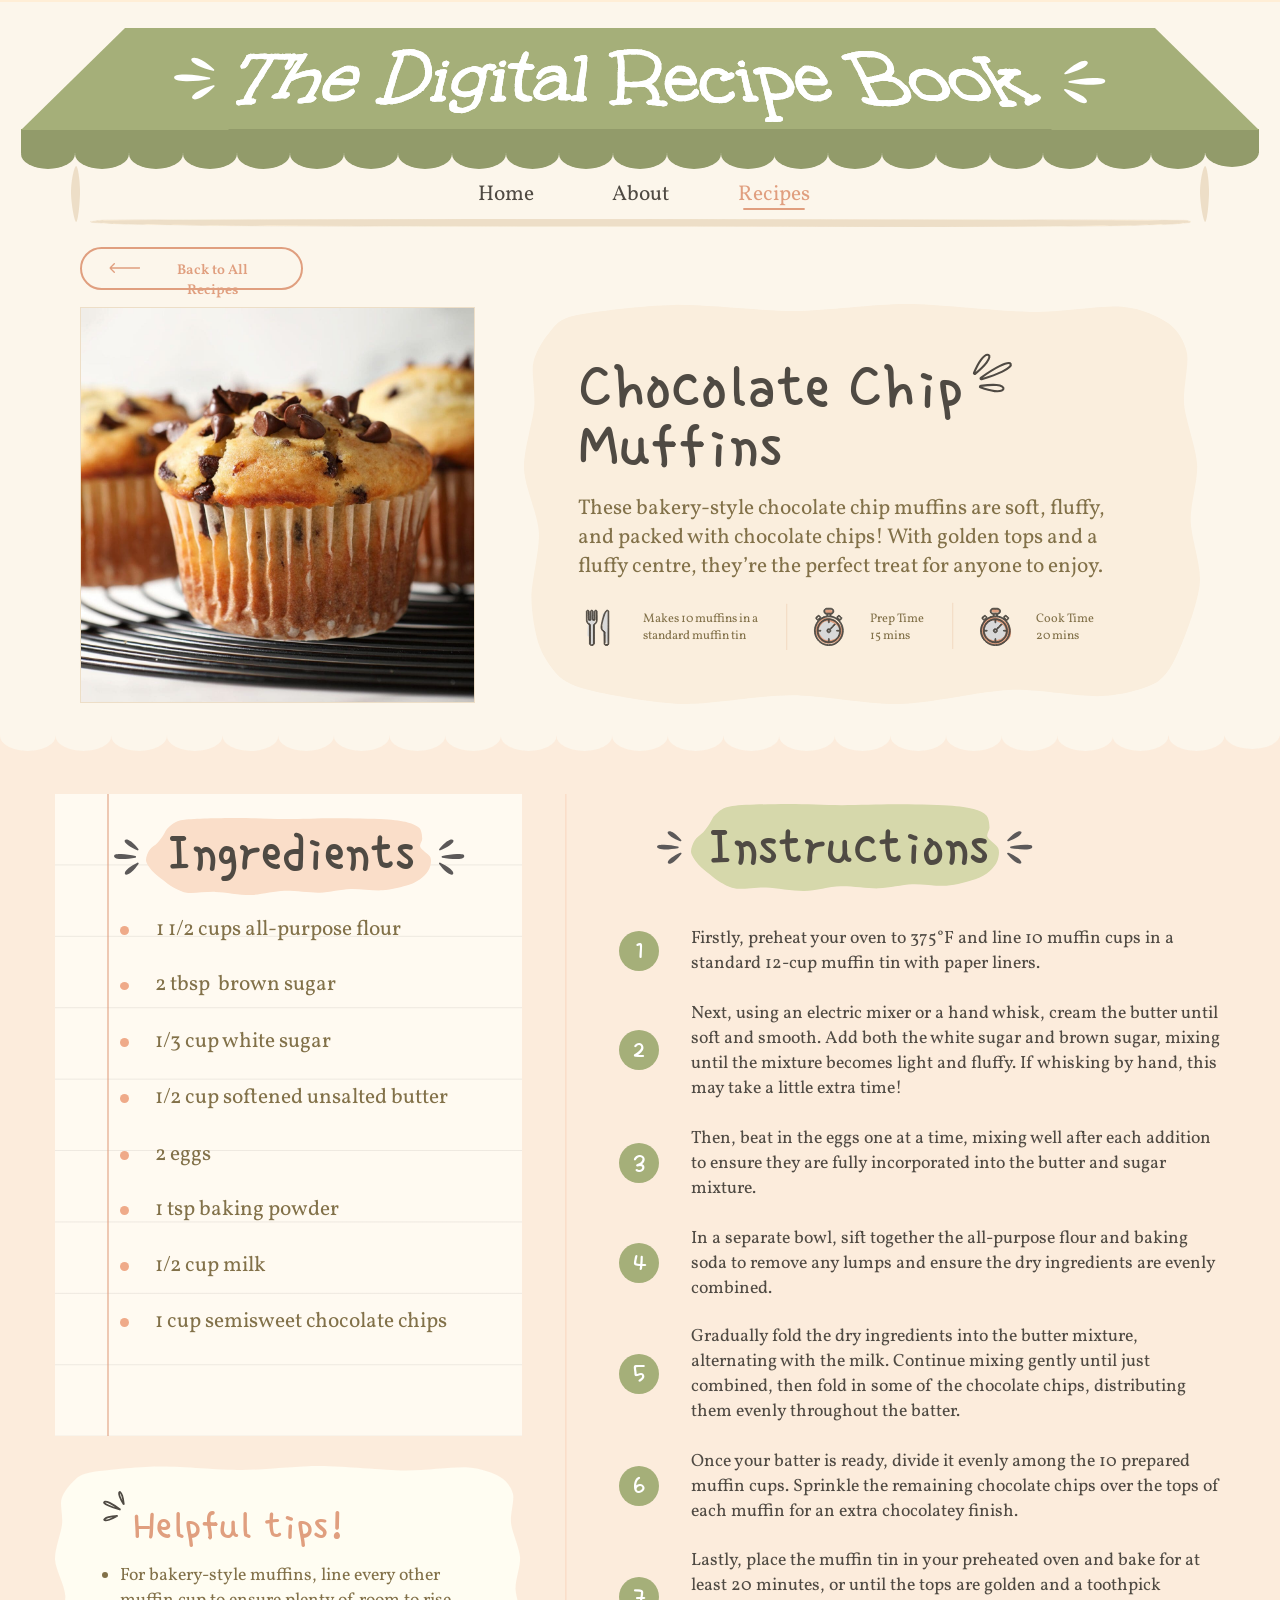
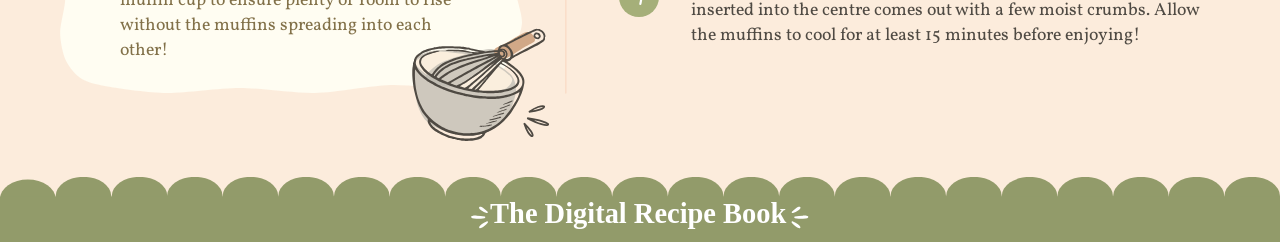
<file: digital-recipe-book/recipes/chocolate-chip-muffins.html>
<!DOCTYPE html>
<html lang="en">
<head>
  <meta charset="UTF-8" />
  <meta name="viewport" content="width=device-width, initial-scale=1" />
  <title>Chocolate Chip Muffins | The Digital Recipe Book</title>
  <link rel="stylesheet" href="../css/figma-frame.css?v=notebook-restore-v1" />
</head>
<body data-active="recipes">
  <div class="viewport">
    <div class="frame-scale" data-frame-scale>
      <div class="frame" data-figma-frame style="height:2072px;min-height:2072px">
<div class="fig" data-node-id="401:5531" data-name="Chocolate Chip Muffins" style="background:#ffeed6;position:relative;width:100%;height:100%;">
      <div class="fig" data-node-id="401:5532" data-name="Ingredients and Instructions" style="position:absolute;background:#fcecdc;height:1271px;left:0px;overflow:hidden;top:801px;width:1440px;">
        <div class="fig" data-node-id="401:5533" data-name="Footer" style="position:absolute;display:contents;left:0px;top:1198px;">
          <div class="fig" data-node-id="401:5534" style="position:absolute;display:flex;height:73px;align-items:center;justify-content:center;left:0px;top:1198px;width:1440px;">
            <div class="fig" style="flex:none;transform:rotate(180deg);">
              <div class="fig" data-name="Scallops Bottom" style="height:73px;position:relative;width:1440px;">
                <img alt="" class="fig" src="../assets/figma/7f9eb11b-fabe-40fb-9a68-cab4447f8f61.svg"  style="position:absolute;display:block;top:0;right:0;bottom:0;left:0;max-width:none;width:100%;height:100%;">
              </div>
            </div>
          </div>
          <div class="fig" data-node-id="401:5559" data-name="The Digital Recipe Book" style="position:absolute;display:contents;left:530px;top:1222px;">
            <div class="fig" data-node-id="401:5560" style="position:absolute;display:flex;height:26.028px;align-items:center;justify-content:center;left:888px;top:1231px;width:22px;">
              <div class="fig" style="flex:none;transform:scaleY(-1) rotate(180deg);">
                <div class="fig" style="height:26.028px;position:relative;width:22px;">
                  <img alt="" class="fig" src="../assets/figma/c7272321-8fd5-46ea-be7a-32ef9c3ae6f2.svg"  style="position:absolute;display:block;top:0;right:0;bottom:0;left:0;max-width:none;width:100%;height:100%;">
                </div>
              </div>
            </div>
            <div class="fig" data-node-id="401:5564" style="position:absolute;height:26.028px;left:530px;top:1231px;width:22px;">
              <img alt="" class="fig" src="../assets/figma/904d5c3b-6851-4b6f-b54c-e5f2db8db5b0.svg"  style="position:absolute;display:block;top:0;right:0;bottom:0;left:0;max-width:none;width:100%;height:100%;">
            </div>
            <p class="fig" data-node-id="401:5568" style="word-break:break-word;position:absolute;font-family:'Unkempt', Georgia, serif;font-weight:700;height:47px;line-height:normal;left:718px;font-style:normal;font-size:32px;text-align:center;color:#fff;top:1222px;width:362px;transform:translateX(-50%);">
              The Digital Recipe Book
            </p>
          </div>
        </div>
        <div class="fig" data-node-id="403:5859" data-name="Helpful Tips" style="position:absolute;display:contents;left:62px;top:848px;">
          <div class="fig" data-node-id="403:5860" data-name="Rectangular organic blob" style="position:absolute;height:256px;left:62px;top:848px;width:525px;">
            <img alt="" class="fig" src="../assets/figma/34c4137b-a714-43a1-ad22-e5cdd7fe0548.svg"  style="position:absolute;display:block;top:0;right:0;bottom:0;left:0;max-width:none;width:100%;height:100%;">
          </div>
          <ul class="fig" data-node-id="403:5861" style="word-break:break-word;position:absolute;display:block;font-family:'Vollkorn', Georgia, serif;font-weight:400;height:94px;line-height:0;left:105px;color:#827149;font-size:20px;top:957px;width:439px;">
            <li class="fig" style="list-style-type:disc;margin-inline-start:30px;">
              <span class="fig" style="line-height:normal;">For bakery-style muffins, line every other muffin cup to ensure plenty of room to rise without the muffins spreading into each other!</span>
            </li>
          </ul>
          <p class="fig" data-node-id="403:5862" style="white-space:nowrap;word-break:break-word;position:absolute;font-family:'Single Day', cursive;height:65px;line-height:normal;left:150px;font-style:normal;color:#e09f7f;font-size:48px;top:886px;width:239px;">
            Helpful tips!
          </p>
          <div class="fig" data-node-id="403:5863" style="position:absolute;display:flex;height:48.518px;align-items:center;justify-content:center;left:108px;top:870px;width:41.614px;">
            <div class="fig" style="flex:none;transform:rotate(24.59deg);">
              <div class="fig" style="height:41px;position:relative;width:27px;">
                <img alt="" class="fig" src="../assets/figma/8ab94c28-2c4a-4cef-a5b1-bbbcadc6ef9b.svg"  style="position:absolute;display:block;top:0;right:0;bottom:0;left:0;max-width:none;width:100%;height:100%;">
              </div>
            </div>
          </div>
          <div class="fig" data-node-id="403:5867" style="position:absolute;display:flex;height:48.521px;align-items:center;justify-content:center;left:581px;top:1110px;width:42.772px;">
            <div class="fig" style="flex:none;transform:rotate(-163.56deg);">
              <div class="fig" style="height:41px;position:relative;width:32.497px;">
                <img alt="" class="fig" src="../assets/figma/1185a03f-85c3-4662-a3cf-437fd9cab608.svg"  style="position:absolute;display:block;top:0;right:0;bottom:0;left:0;max-width:none;width:100%;height:100%;">
              </div>
            </div>
          </div>
          <div class="fig" data-node-id="403:5871" data-name="Bowl & whisk · blob coloured" style="position:absolute;display:contents;left:449px;top:1004px;">
            <div class="fig" data-node-id="403:5872" data-name="Loose colour washes" style="position:absolute;height:141.789px;left:450px;top:1009px;width:139.684px;">
              <div class="fig" style="position:absolute;top:0;right:-8.82%;bottom:-0.89%;left:0;">
                <img alt="" class="fig" src="../assets/figma/bc0cfc83-71f4-4e59-8e85-7c62ba3e07c0.svg"  style="display:block;max-width:none;width:100%;height:100%;">
              </div>
            </div>
            <div class="fig" data-node-id="403:5877" data-name="image 20_layerstyle" style="position:absolute;display:contents;height:168.253px;left:449px;top:1004px;width:166.644px;">
              <div class="fig" data-node-id="403:5878" style="position:absolute;display:flex;height:168.253px;align-items:center;justify-content:center;left:449px;top:1004px;width:166.644px;">
                <div class="fig" style="flex:none;transform:rotate(12.28deg);">
                  <div class="fig" data-name="Group" style="height:141.789px;position:relative;width:139.684px;">
                    <img alt="" class="fig" src="../assets/figma/3a247259-4dc0-4487-8e19-6ea6fac5d4f2.svg"  style="position:absolute;display:block;top:0;right:0;bottom:0;left:0;max-width:none;width:100%;height:100%;">
                  </div>
                </div>
              </div>
            </div>
          </div>
        </div>
        <div class="fig" data-node-id="401:5600" style="position:absolute;display:flex;height:1012px;align-items:center;justify-content:center;left:637.5px;top:92px;width:0px;">
          <div class="fig" style="flex:none;transform:rotate(-90deg);">
            <div class="fig" style="height:0px;position:relative;width:1012px;">
              <div class="fig" style="position:absolute;top:-2px;right:0;bottom:0;left:0;">
                <img alt="" class="fig" src="../assets/figma/a16413e0-ba98-43bf-b558-d2ef54db638f.svg"  style="display:block;max-width:none;width:100%;height:100%;">
              </div>
            </div>
          </div>
        </div>
        <div class="fig" data-node-id="401:5601" data-name="Instructions" style="position:absolute;height:1068px;left:687px;overflow:hidden;top:92px;width:690px;">
          <div class="fig" data-node-id="401:5602" data-name="Steps" style="word-break:break-word;position:absolute;display:contents;font-family:'Vollkorn', Georgia, serif;font-weight:400;left:90px;color:#4f4a43;font-size:20px;top:149px;">
            <div class="fig" data-node-id="401:5603" style="position:absolute;height:55px;line-height:0;left:90px;top:149px;width:600px;white-space:pre-wrap;">
              <p class="fig" style="line-height:normal;margin-bottom:0px;">Firstly, preheat your oven to 375°F and line 10 muffin cups in a standard 12-cup muffin tin with paper liners.</p>
              <p class="fig" style="line-height:normal;margin-bottom:0px;">
                <br aria-hidden>
                <br aria-hidden>
              </p>
              <p class="fig" style="line-height:normal;margin-bottom:0px;">​</p>
              <p class="fig" style="line-height:normal;">​</p>
            </div>
            <p class="fig" data-node-id="401:5604" style="position:absolute;height:83px;line-height:normal;left:90px;top:374px;width:600px;">
              Then, beat in the eggs one at a time, mixing well after each addition to ensure they are fully incorporated into the butter and sugar mixture.
            </p>
            <div class="fig" data-node-id="401:5605" style="position:absolute;height:112px;line-height:0;left:90px;top:233px;width:600px;white-space:pre-wrap;">
              <p class="fig" style="line-height:normal;margin-bottom:0px;">Next, using an electric mixer or a hand whisk, cream the butter until soft and smooth. Add both the white sugar and brown sugar, mixing until the mixture becomes light and fluffy. If whisking by hand, this may take a little extra time!</p>
              <p class="fig" style="line-height:normal;margin-bottom:0px;">
                <br aria-hidden>
                <br aria-hidden>
              </p>
              <p class="fig" style="line-height:normal;margin-bottom:0px;">​</p>
              <p class="fig" style="line-height:normal;">​</p>
            </div>
            <p class="fig" data-node-id="401:5606" style="position:absolute;height:83px;line-height:normal;left:90px;top:486px;width:600px;">
              In a separate bowl, sift together the all-purpose flour and baking soda to remove any lumps and ensure the dry ingredients are evenly combined.
            </p>
            <p class="fig" data-node-id="401:5607" style="position:absolute;height:111px;line-height:normal;left:90px;top:597px;width:600px;">
              Gradually fold the dry ingredients into the butter mixture, alternating with the milk. Continue mixing gently until just combined, then fold in some of the chocolate chips, distributing them evenly throughout the batter.
            </p>
            <p class="fig" data-node-id="401:5608" style="position:absolute;height:83px;line-height:normal;left:90px;top:737px;width:600px;">
              Once your batter is ready, divide it evenly among the 10 prepared muffin cups. Sprinkle the remaining chocolate chips over the tops of each muffin for an extra chocolatey finish.
            </p>
            <p class="fig" data-node-id="401:5609" style="position:absolute;height:110px;line-height:normal;left:90px;top:849px;width:600px;">
              Lastly, place the muffin tin in your preheated oven and bake for at least 20 minutes, or until the tops are golden and a toothpick inserted into the centre comes out with a few moist crumbs. Allow the muffins to cool for at least 15 minutes before enjoying!
            </p>
          </div>
          <div class="fig" data-node-id="401:5611" data-name="Title" style="position:absolute;display:contents;left:90px;top:12px;">
            <div class="fig" data-node-id="401:5612" data-name="Vector" style="position:absolute;height:97px;left:90px;top:12px;width:347px;">
              <img alt="" class="fig" src="../assets/figma/1376b58b-a74a-4535-b4f7-c84a9bdd609c.svg"  style="position:absolute;display:block;top:0;right:0;bottom:0;left:0;max-width:none;width:100%;height:100%;">
            </div>
            <p class="fig" data-node-id="401:5613" style="white-space:nowrap;word-break:break-word;position:absolute;font-family:'Single Day', cursive;height:80px;line-height:normal;left:110px;font-style:normal;color:#4f4a43;font-size:64px;top:21px;width:320px;">
              Instructions
            </p>
          </div>
          <div class="fig" data-node-id="401:5614" style="position:absolute;display:contents;left:9px;top:154px;">
            <div class="fig" data-node-id="401:5615" style="position:absolute;left:9px;width:45px;height:45px;top:154px;">
              <img alt="" class="fig" src="../assets/figma/32751e83-d877-4165-bd21-e89b42eb00cb.svg"  style="position:absolute;display:block;top:0;right:0;bottom:0;left:0;max-width:none;width:100%;height:100%;">
            </div>
            <p class="fig" data-node-id="401:5616" style="white-space:nowrap;word-break:break-word;position:absolute;font-family:'Single Day', cursive;height:40px;line-height:normal;left:27px;font-style:normal;font-size:32px;color:#fff;top:157px;width:10px;">
              1
            </p>
          </div>
          <div class="fig" data-node-id="401:5617" style="position:absolute;display:contents;left:9px;top:266px;">
            <div class="fig" data-node-id="401:5618" style="position:absolute;left:9px;width:45px;height:45px;top:266px;">
              <img alt="" class="fig" src="../assets/figma/32751e83-d877-4165-bd21-e89b42eb00cb.svg"  style="position:absolute;display:block;top:0;right:0;bottom:0;left:0;max-width:none;width:100%;height:100%;">
            </div>
            <p class="fig" data-node-id="401:5619" style="white-space:nowrap;word-break:break-word;position:absolute;font-family:'Single Day', cursive;height:40px;line-height:normal;left:25px;font-style:normal;font-size:32px;color:#fff;top:269px;width:13px;">
              2
            </p>
          </div>
          <div class="fig" data-node-id="401:5620" style="position:absolute;display:contents;left:9px;top:393px;">
            <div class="fig" data-node-id="401:5621" style="position:absolute;left:9px;width:45px;height:45px;top:393px;">
              <img alt="" class="fig" src="../assets/figma/32751e83-d877-4165-bd21-e89b42eb00cb.svg"  style="position:absolute;display:block;top:0;right:0;bottom:0;left:0;max-width:none;width:100%;height:100%;">
            </div>
            <p class="fig" data-node-id="401:5622" style="white-space:nowrap;word-break:break-word;position:absolute;font-family:'Single Day', cursive;height:40px;line-height:normal;left:25px;font-style:normal;font-size:32px;color:#fff;top:396px;width:13px;">
              3
            </p>
          </div>
          <div class="fig" data-node-id="401:5623" style="position:absolute;display:contents;left:9px;top:505px;">
            <div class="fig" data-node-id="401:5624" style="position:absolute;left:9px;width:45px;height:45px;top:505px;">
              <img alt="" class="fig" src="../assets/figma/32751e83-d877-4165-bd21-e89b42eb00cb.svg"  style="position:absolute;display:block;top:0;right:0;bottom:0;left:0;max-width:none;width:100%;height:100%;">
            </div>
            <p class="fig" data-node-id="401:5625" style="white-space:nowrap;word-break:break-word;position:absolute;font-family:'Single Day', cursive;height:40px;line-height:normal;left:25px;font-style:normal;font-size:32px;color:#fff;top:508px;width:13px;">
              4
            </p>
          </div>
          <div class="fig" data-node-id="401:5626" style="position:absolute;display:contents;left:9px;top:630px;">
            <div class="fig" data-node-id="401:5627" style="position:absolute;left:9px;width:45px;height:45px;top:630px;">
              <img alt="" class="fig" src="../assets/figma/32751e83-d877-4165-bd21-e89b42eb00cb.svg"  style="position:absolute;display:block;top:0;right:0;bottom:0;left:0;max-width:none;width:100%;height:100%;">
            </div>
            <p class="fig" data-node-id="401:5628" style="white-space:nowrap;word-break:break-word;position:absolute;font-family:'Single Day', cursive;height:40px;line-height:normal;left:25px;font-style:normal;font-size:32px;color:#fff;top:633px;width:13px;">
              5
            </p>
          </div>
          <div class="fig" data-node-id="401:5629" style="position:absolute;display:contents;left:9px;top:756px;">
            <div class="fig" data-node-id="401:5630" style="position:absolute;left:9px;width:45px;height:45px;top:756px;">
              <img alt="" class="fig" src="../assets/figma/32751e83-d877-4165-bd21-e89b42eb00cb.svg"  style="position:absolute;display:block;top:0;right:0;bottom:0;left:0;max-width:none;width:100%;height:100%;">
            </div>
            <p class="fig" data-node-id="401:5631" style="white-space:nowrap;word-break:break-word;position:absolute;font-family:'Single Day', cursive;height:40px;line-height:normal;left:25px;font-style:normal;font-size:32px;color:#fff;top:759px;width:13px;">
              6
            </p>
          </div>
          <div class="fig" data-node-id="401:5632" style="position:absolute;display:contents;left:9px;top:881px;">
            <div class="fig" data-node-id="401:5633" style="position:absolute;left:9px;width:45px;height:45px;top:881px;">
              <img alt="" class="fig" src="../assets/figma/32751e83-d877-4165-bd21-e89b42eb00cb.svg"  style="position:absolute;display:block;top:0;right:0;bottom:0;left:0;max-width:none;width:100%;height:100%;">
            </div>
            <p class="fig" data-node-id="401:5634" style="white-space:nowrap;word-break:break-word;position:absolute;font-family:'Single Day', cursive;height:40px;line-height:normal;left:25px;font-style:normal;font-size:32px;color:#fff;top:884px;width:13px;">
              7
            </p>
          </div>
          <div class="fig" data-node-id="401:5638" style="position:absolute;display:flex;height:39.028px;align-items:center;justify-content:center;left:443px;top:41px;width:32.084px;">
            <div class="fig" style="flex:none;transform:scaleY(-1) rotate(180deg);">
              <div class="fig" style="height:39.028px;position:relative;width:32.084px;">
                <img alt="" class="fig" src="../assets/figma/cc699825-425d-4114-b389-87ce195414cc.svg"  style="position:absolute;display:block;top:0;right:0;bottom:0;left:0;max-width:none;width:100%;height:100%;">
              </div>
            </div>
          </div>
          <div class="fig" data-node-id="401:5642" style="position:absolute;height:39.028px;left:52px;top:41px;width:32.084px;">
            <img alt="" class="fig" src="../assets/figma/6321d69b-4c7e-42f3-bb25-d950c63f5223.svg"  style="position:absolute;display:block;top:0;right:0;bottom:0;left:0;max-width:none;width:100%;height:100%;">
          </div>
        </div>
        <div class="fig" data-node-id="401:5646" data-name="Scallops" style="position:absolute;height:44.365px;left:0px;top:0px;width:1440px;">
          <img alt="" class="fig" src="../assets/figma/debc6053-73d9-4b24-968d-2fdbf1e69029.svg"  style="position:absolute;display:block;top:0;right:0;bottom:0;left:0;max-width:none;width:100%;height:100%;">
        </div>
        <div class="fig" data-node-id="401:5671" data-name="Ingredients" style="position:absolute;display:contents;left:62px;top:92px;">
          <div class="fig" data-node-id="401:5672" style="position:absolute;height:723px;left:62px;top:92px;width:525px;">
            <div aria-hidden class="fig" style="position:absolute;top:0;right:0;bottom:0;left:0;pointer-events:none;">
              <div class="fig"  style="position:absolute;background:#fffaf1;top:0;right:0;bottom:0;left:0;"></div>
              <div class="notebook-lines" data-line-count="9" data-margin="1" aria-hidden="true"></div>
            </div>
          </div>
          <div class="fig" data-node-id="401:5673" style="position:absolute;display:contents;left:135px;top:228px;">
            <div class="fig" data-node-id="401:5674" style="position:absolute;display:contents;left:135px;top:543px;">
              <p class="fig" data-node-id="401:5675" style="word-break:break-word;position:absolute;font-family:'Vollkorn', Georgia, serif;font-weight:400;height:46.626px;line-height:normal;left:174px;color:#827149;font-size:24px;top:543px;width:271px;">1 tsp baking powder </p>
              <div class="fig" data-node-id="401:5676" style="position:absolute;left:135px;width:9.717px;height:9.717px;top:556.21px;">
                <img alt="" class="fig" src="../assets/figma/55a611de-4444-49bc-8b57-570bd4647122.svg"  style="position:absolute;display:block;top:0;right:0;bottom:0;left:0;max-width:none;width:100%;height:100%;">
              </div>
            </div>
            <div class="fig" data-node-id="401:5677" style="position:absolute;display:contents;left:135px;top:606px;">
              <p class="fig" data-node-id="401:5678" style="word-break:break-word;position:absolute;font-family:'Vollkorn', Georgia, serif;font-weight:400;height:46.626px;line-height:normal;left:174px;color:#827149;font-size:24px;top:606px;width:271px;">1/2 cup milk </p>
              <div class="fig" data-node-id="401:5679" style="position:absolute;left:135px;width:9.717px;height:9.717px;top:619.21px;">
                <img alt="" class="fig" src="../assets/figma/55a611de-4444-49bc-8b57-570bd4647122.svg"  style="position:absolute;display:block;top:0;right:0;bottom:0;left:0;max-width:none;width:100%;height:100%;">
              </div>
            </div>
            <div class="fig" data-node-id="401:5680" style="position:absolute;display:contents;left:135px;top:669px;">
              <p class="fig" data-node-id="401:5681" style="word-break:break-word;position:absolute;font-family:'Vollkorn', Georgia, serif;font-weight:400;height:47px;line-height:normal;left:174px;color:#827149;font-size:24px;top:669px;width:367px;">
                1 cup semisweet chocolate chips
              </p>
              <div class="fig" data-node-id="401:5682" style="position:absolute;left:135px;width:9.717px;height:9.717px;top:682.21px;">
                <img alt="" class="fig" src="../assets/figma/55a611de-4444-49bc-8b57-570bd4647122.svg"  style="position:absolute;display:block;top:0;right:0;bottom:0;left:0;max-width:none;width:100%;height:100%;">
              </div>
            </div>
            <div class="fig" data-node-id="401:5683" style="position:absolute;display:contents;left:135px;top:481px;">
              <p class="fig" data-node-id="401:5684" style="word-break:break-word;position:absolute;font-family:'Vollkorn', Georgia, serif;font-weight:400;height:46.626px;line-height:normal;left:174px;color:#827149;font-size:24px;top:481px;width:271px;">2 eggs </p>
              <div class="fig" data-node-id="401:5685" style="position:absolute;left:135px;width:9.717px;height:9.717px;top:494.21px;">
                <img alt="" class="fig" src="../assets/figma/55a611de-4444-49bc-8b57-570bd4647122.svg"  style="position:absolute;display:block;top:0;right:0;bottom:0;left:0;max-width:none;width:100%;height:100%;">
              </div>
            </div>
            <div class="fig" data-node-id="401:5686" style="position:absolute;display:contents;left:135px;top:417px;">
              <p class="fig" data-node-id="401:5687" style="word-break:break-word;position:absolute;font-family:'Vollkorn', Georgia, serif;font-weight:400;height:47px;line-height:normal;left:174px;color:#827149;font-size:24px;top:417px;width:413px;">
                1/2 cup softened unsalted butter
              </p>
              <div class="fig" data-node-id="401:5688" style="position:absolute;left:135px;width:9.717px;height:9.717px;top:430.21px;">
                <img alt="" class="fig" src="../assets/figma/55a611de-4444-49bc-8b57-570bd4647122.svg"  style="position:absolute;display:block;top:0;right:0;bottom:0;left:0;max-width:none;width:100%;height:100%;">
              </div>
            </div>
            <div class="fig" data-node-id="401:5689" style="position:absolute;display:contents;left:135px;top:354px;">
              <p class="fig" data-node-id="401:5690" style="word-break:break-word;position:absolute;font-family:'Vollkorn', Georgia, serif;font-weight:400;height:46.626px;line-height:normal;left:174px;color:#827149;font-size:24px;top:354px;width:271px;">1/3 cup white sugar </p>
              <div class="fig" data-node-id="401:5691" style="position:absolute;left:135px;width:9.717px;height:9.717px;top:367.21px;">
                <img alt="" class="fig" src="../assets/figma/55a611de-4444-49bc-8b57-570bd4647122.svg"  style="position:absolute;display:block;top:0;right:0;bottom:0;left:0;max-width:none;width:100%;height:100%;">
              </div>
            </div>
            <div class="fig" data-node-id="401:5692" style="position:absolute;display:contents;left:135px;top:290px;">
              <p class="fig" data-node-id="401:5693" style="word-break:break-word;position:absolute;font-family:'Vollkorn', Georgia, serif;font-weight:400;height:46.626px;line-height:normal;left:174px;color:#827149;font-size:24px;top:290px;width:333px;white-space:pre-wrap;">2 tbsp  brown sugar </p>
              <div class="fig" data-node-id="401:5694" style="position:absolute;left:135px;width:9.717px;height:9.717px;top:303.21px;">
                <img alt="" class="fig" src="../assets/figma/55a611de-4444-49bc-8b57-570bd4647122.svg"  style="position:absolute;display:block;top:0;right:0;bottom:0;left:0;max-width:none;width:100%;height:100%;">
              </div>
            </div>
            <div class="fig" data-node-id="401:5695" style="position:absolute;display:contents;left:135px;top:228px;">
              <p class="fig" data-node-id="401:5696" style="word-break:break-word;position:absolute;font-family:'Vollkorn', Georgia, serif;font-weight:400;height:47px;line-height:normal;left:176px;color:#827149;font-size:24px;top:228px;width:305px;">
                1 1/2 cups all-purpose flour
              </p>
              <div class="fig" data-node-id="401:5697" style="position:absolute;left:135px;width:9.717px;height:9.717px;top:241.21px;">
                <img alt="" class="fig" src="../assets/figma/55a611de-4444-49bc-8b57-570bd4647122.svg"  style="position:absolute;display:block;top:0;right:0;bottom:0;left:0;max-width:none;width:100%;height:100%;">
              </div>
            </div>
          </div>
          <div class="fig" data-node-id="401:5698" data-name="Title" style="position:absolute;display:contents;left:164px;top:119.51px;">
            <div class="fig" data-node-id="401:5699" data-name="Vector" style="position:absolute;height:86.936px;left:164px;top:119.51px;width:321px;">
              <img alt="" class="fig" src="../assets/figma/dfd9975e-756b-49d1-a38d-724aa3bbca45.svg"  style="position:absolute;display:block;top:0;right:0;bottom:0;left:0;max-width:none;width:100%;height:100%;">
            </div>
            <p class="fig" data-node-id="401:5700" style="white-space:nowrap;word-break:break-word;position:absolute;font-family:'Single Day', cursive;height:81.434px;line-height:normal;left:188px;font-style:normal;color:#4f4a43;font-size:64px;top:119.51px;width:282px;">
              Ingredients
            </p>
          </div>
          <div class="fig" data-node-id="401:5701" style="position:absolute;display:flex;height:42.949px;align-items:center;justify-content:center;left:490px;top:141.52px;width:32.085px;">
            <div class="fig" style="flex:none;transform:scaleY(-1) rotate(180deg);">
              <div class="fig" style="height:42.949px;position:relative;width:32.085px;">
                <img alt="" class="fig" src="../assets/figma/e8ef04cd-5871-4d16-95f6-3e87d9b43eca.svg"  style="position:absolute;display:block;top:0;right:0;bottom:0;left:0;max-width:none;width:100%;height:100%;">
              </div>
            </div>
          </div>
          <div class="fig" data-node-id="401:5705" style="position:absolute;height:42.949px;left:128px;top:141.52px;width:32.085px;">
            <img alt="" class="fig" src="../assets/figma/9248b048-9e92-4b72-a4d1-69a318464a13.svg"  style="position:absolute;display:block;top:0;right:0;bottom:0;left:0;max-width:none;width:100%;height:100%;">
          </div>
        </div>
      </div>
      <div class="fig" data-node-id="401:5709" data-name="Header" style="position:absolute;background:#fcf6eb;height:799px;left:0px;right:0px;top:2px;">
        <div class="fig" data-node-id="401:5857" data-name="IMG_7928 1" style="position:absolute;border-width:1px;border-color:#eddec7;border-style:solid;height:446px;left:90px;top:343px;width:444px;">
          <div class="fig" style="position:absolute;top:0;right:0;bottom:0;left:0;overflow:hidden;pointer-events:none;">
            <img alt="" class="fig" src="../assets/figma/2e1b507b-5ee6-4490-8117-714d25f5b869.png"  style="position:absolute;height:149.15%;left:0px;max-width:none;top:-30.25%;width:100%;">
          </div>
        </div>
        <div class="fig" data-node-id="401:5711" data-name="Back to All Recipes Button" style="position:absolute;display:contents;left:90px;top:276px;">
          <div class="fig" data-node-id="401:5712"  style="position:absolute;background:#fcf6eb;border-width:3px;border-color:#e09f7f;border-style:solid;height:48px;left:90px;border-radius:28px;top:276px;width:251px;"></div>
          <div class="fig" data-node-id="401:5713" style="position:absolute;display:contents;left:124px;top:290px;">
            <div class="fig" data-node-id="401:5714" style="position:absolute;display:flex;height:0px;align-items:center;justify-content:center;left:124px;top:300px;width:33px;">
              <div class="fig" style="flex:none;transform:scaleY(-1) rotate(180deg);">
                <div class="fig" style="height:0px;position:relative;width:33px;">
                  <div class="fig" style="position:absolute;top:-5.52px;right:-2.27%;bottom:-5.52px;left:-2.27%;">
                    <img alt="" class="fig" src="../assets/figma/710199e2-91b2-47bc-907a-e9d8bb6e4f13.svg"  style="display:block;max-width:none;width:100%;height:100%;">
                  </div>
                </div>
              </div>
            </div>
            <p class="fig" data-node-id="401:5715" style="word-break:break-word;position:absolute;font-family:'Vollkorn', Georgia, serif;font-weight:600;height:20px;line-height:normal;left:239px;color:#e09f7f;font-size:16px;text-align:center;top:290px;width:138px;transform:translateX(-50%);">
              Back to All Recipes
            </p>
          </div>
        </div>
        <div class="fig" data-node-id="401:5716" data-name="Awning" style="position:absolute;display:contents;left:6px;top:29px;">
          <div class="fig" data-node-id="401:5717" data-name="Scallops" style="position:absolute;display:contents;left:24px;top:143.6px;">
            <div class="fig" data-node-id="401:5718" style="position:absolute;height:33.995px;left:205.6px;top:153.97px;width:60.522px;">
              <img alt="" class="fig" src="../assets/figma/729efb51-ae8f-4c93-803d-1ce222cafdf2.svg"  style="position:absolute;display:block;top:0;right:0;bottom:0;left:0;max-width:none;width:100%;height:100%;">
            </div>
            <div class="fig" data-node-id="401:5719" style="position:absolute;height:33.995px;left:447.7px;top:153.97px;width:60.522px;">
              <img alt="" class="fig" src="../assets/figma/729efb51-ae8f-4c93-803d-1ce222cafdf2.svg"  style="position:absolute;display:block;top:0;right:0;bottom:0;left:0;max-width:none;width:100%;height:100%;">
            </div>
            <div class="fig" data-node-id="401:5720" style="position:absolute;height:33.995px;left:266.1px;top:153.97px;width:60.522px;">
              <img alt="" class="fig" src="../assets/figma/729efb51-ae8f-4c93-803d-1ce222cafdf2.svg"  style="position:absolute;display:block;top:0;right:0;bottom:0;left:0;max-width:none;width:100%;height:100%;">
            </div>
            <div class="fig" data-node-id="401:5721" style="position:absolute;height:33.995px;left:326.6px;top:153.97px;width:60.522px;">
              <img alt="" class="fig" src="../assets/figma/729efb51-ae8f-4c93-803d-1ce222cafdf2.svg"  style="position:absolute;display:block;top:0;right:0;bottom:0;left:0;max-width:none;width:100%;height:100%;">
            </div>
            <div class="fig" data-node-id="401:5722" style="position:absolute;height:33.995px;left:24px;top:153.97px;width:60.522px;">
              <img alt="" class="fig" src="../assets/figma/729efb51-ae8f-4c93-803d-1ce222cafdf2.svg"  style="position:absolute;display:block;top:0;right:0;bottom:0;left:0;max-width:none;width:100%;height:100%;">
            </div>
            <div class="fig" data-node-id="401:5723" style="position:absolute;height:33.995px;left:508.2px;top:153.97px;width:60.522px;">
              <img alt="" class="fig" src="../assets/figma/729efb51-ae8f-4c93-803d-1ce222cafdf2.svg"  style="position:absolute;display:block;top:0;right:0;bottom:0;left:0;max-width:none;width:100%;height:100%;">
            </div>
            <div class="fig" data-node-id="401:5724" style="position:absolute;height:33.995px;left:568.7px;top:153.97px;width:60.522px;">
              <img alt="" class="fig" src="../assets/figma/729efb51-ae8f-4c93-803d-1ce222cafdf2.svg"  style="position:absolute;display:block;top:0;right:0;bottom:0;left:0;max-width:none;width:100%;height:100%;">
            </div>
            <div class="fig" data-node-id="401:5725" style="position:absolute;height:33.995px;left:629.2px;top:153.97px;width:60.522px;">
              <img alt="" class="fig" src="../assets/figma/abe4f0f9-7cdb-4c3f-ad78-57adf2106e55.svg"  style="position:absolute;display:block;top:0;right:0;bottom:0;left:0;max-width:none;width:100%;height:100%;">
            </div>
            <div class="fig" data-node-id="401:5726" style="position:absolute;height:33.995px;left:750.3px;top:153.97px;width:60.522px;">
              <img alt="" class="fig" src="../assets/figma/abe4f0f9-7cdb-4c3f-ad78-57adf2106e55.svg"  style="position:absolute;display:block;top:0;right:0;bottom:0;left:0;max-width:none;width:100%;height:100%;">
            </div>
            <div class="fig" data-node-id="401:5727" style="position:absolute;height:33.995px;left:871.3px;top:153.97px;width:60.522px;">
              <img alt="" class="fig" src="../assets/figma/abe4f0f9-7cdb-4c3f-ad78-57adf2106e55.svg"  style="position:absolute;display:block;top:0;right:0;bottom:0;left:0;max-width:none;width:100%;height:100%;">
            </div>
            <div class="fig" data-node-id="401:5728" style="position:absolute;height:33.995px;left:689.7px;top:153.97px;width:60.522px;">
              <img alt="" class="fig" src="../assets/figma/abe4f0f9-7cdb-4c3f-ad78-57adf2106e55.svg"  style="position:absolute;display:block;top:0;right:0;bottom:0;left:0;max-width:none;width:100%;height:100%;">
            </div>
            <div class="fig" data-node-id="401:5729" style="position:absolute;height:33.995px;left:810.8px;top:153.97px;width:60.522px;">
              <img alt="" class="fig" src="../assets/figma/abe4f0f9-7cdb-4c3f-ad78-57adf2106e55.svg"  style="position:absolute;display:block;top:0;right:0;bottom:0;left:0;max-width:none;width:100%;height:100%;">
            </div>
            <div class="fig" data-node-id="401:5730" style="position:absolute;height:33.995px;left:1052.9px;top:153.97px;width:60.522px;">
              <img alt="" class="fig" src="../assets/figma/abe4f0f9-7cdb-4c3f-ad78-57adf2106e55.svg"  style="position:absolute;display:block;top:0;right:0;bottom:0;left:0;max-width:none;width:100%;height:100%;">
            </div>
            <div class="fig" data-node-id="401:5731" style="position:absolute;height:33.995px;left:931.8px;top:153.97px;width:60.522px;">
              <img alt="" class="fig" src="../assets/figma/abe4f0f9-7cdb-4c3f-ad78-57adf2106e55.svg"  style="position:absolute;display:block;top:0;right:0;bottom:0;left:0;max-width:none;width:100%;height:100%;">
            </div>
            <div class="fig" data-node-id="401:5732" style="position:absolute;height:33.995px;left:1113.4px;top:153.97px;width:60.522px;">
              <img alt="" class="fig" src="../assets/figma/abe4f0f9-7cdb-4c3f-ad78-57adf2106e55.svg"  style="position:absolute;display:block;top:0;right:0;bottom:0;left:0;max-width:none;width:100%;height:100%;">
            </div>
            <div class="fig" data-node-id="401:5733" style="position:absolute;height:33.995px;left:1173.9px;top:153.97px;width:60.522px;">
              <img alt="" class="fig" src="../assets/figma/abe4f0f9-7cdb-4c3f-ad78-57adf2106e55.svg"  style="position:absolute;display:block;top:0;right:0;bottom:0;left:0;max-width:none;width:100%;height:100%;">
            </div>
            <div class="fig" data-node-id="401:5734" style="position:absolute;height:33.995px;left:992.3px;top:153.97px;width:60.522px;">
              <img alt="" class="fig" src="../assets/figma/abe4f0f9-7cdb-4c3f-ad78-57adf2106e55.svg"  style="position:absolute;display:block;top:0;right:0;bottom:0;left:0;max-width:none;width:100%;height:100%;">
            </div>
            <div class="fig" data-node-id="401:5735" style="position:absolute;height:33.995px;left:1234px;top:153.97px;width:60.522px;">
              <img alt="" class="fig" src="../assets/figma/abe4f0f9-7cdb-4c3f-ad78-57adf2106e55.svg"  style="position:absolute;display:block;top:0;right:0;bottom:0;left:0;max-width:none;width:100%;height:100%;">
            </div>
            <div class="fig" data-node-id="401:5736" style="position:absolute;height:33.995px;left:1355.5px;top:151.7px;width:60.522px;">
              <img alt="" class="fig" src="../assets/figma/abe4f0f9-7cdb-4c3f-ad78-57adf2106e55.svg"  style="position:absolute;display:block;top:0;right:0;bottom:0;left:0;max-width:none;width:100%;height:100%;">
            </div>
            <div class="fig" data-node-id="401:5737" style="position:absolute;height:33.995px;left:1295px;top:153.97px;width:60.522px;">
              <img alt="" class="fig" src="../assets/figma/abe4f0f9-7cdb-4c3f-ad78-57adf2106e55.svg"  style="position:absolute;display:block;top:0;right:0;bottom:0;left:0;max-width:none;width:100%;height:100%;">
            </div>
            <div class="fig" data-node-id="401:5738" style="position:absolute;height:33.995px;left:387.1px;top:153.97px;width:60.522px;">
              <img alt="" class="fig" src="../assets/figma/729efb51-ae8f-4c93-803d-1ce222cafdf2.svg"  style="position:absolute;display:block;top:0;right:0;bottom:0;left:0;max-width:none;width:100%;height:100%;">
            </div>
            <div class="fig" data-node-id="401:5739" style="position:absolute;height:33.995px;left:84.52px;top:153.97px;width:60.522px;">
              <img alt="" class="fig" src="../assets/figma/729efb51-ae8f-4c93-803d-1ce222cafdf2.svg"  style="position:absolute;display:block;top:0;right:0;bottom:0;left:0;max-width:none;width:100%;height:100%;">
            </div>
            <div class="fig" data-node-id="401:5740" style="position:absolute;height:33.995px;left:145px;top:153.97px;width:60.522px;">
              <img alt="" class="fig" src="../assets/figma/729efb51-ae8f-4c93-803d-1ce222cafdf2.svg"  style="position:absolute;display:block;top:0;right:0;bottom:0;left:0;max-width:none;width:100%;height:100%;">
            </div>
            <div class="fig" data-node-id="401:5741" style="position:absolute;height:27.003px;left:24px;top:143.6px;width:1392px;">
              <img alt="" class="fig" src="../assets/figma/4a4a5d88-4bb4-483b-bb6e-7673b1b2f0bd.svg"  style="position:absolute;display:block;top:0;right:0;bottom:0;left:0;max-width:none;width:100%;height:100%;">
            </div>
          </div>
          <div class="fig" data-node-id="401:5742" style="position:absolute;height:153.133px;left:6px;top:29px;width:270px;">
            <div class="fig" style="position:absolute;left:6.7%;right:6.7%;top:0px;">
              <img alt="" class="fig" src="../assets/figma/7cef39e7-d310-4a05-8997-bcacac2651d2.svg"  style="display:block;max-width:none;width:100%;height:100%;">
            </div>
          </div>
          <div class="fig" data-node-id="401:5743" style="position:absolute;height:153.133px;left:1164px;top:29px;width:270px;">
            <div class="fig" style="position:absolute;left:6.7%;right:6.7%;top:0px;">
              <img alt="" class="fig" src="../assets/figma/90c3efa9-1440-42ba-b44d-ed47e7820440.svg"  style="display:block;max-width:none;width:100%;height:100%;">
            </div>
          </div>
          <div class="fig" data-node-id="401:5744"  style="position:absolute;background:#a5af79;height:114.672px;left:141px;top:29px;width:1158px;"></div>
          <div class="fig" data-node-id="401:5745" data-name="Title Embellishment" style="position:absolute;left:195.40px;top:60.48px;width:51.19px;height:51.62px"><img alt="" class="fig" src="../assets/figma/embellish-447-6583.svg" style="position:absolute;display:block;top:0;right:0;bottom:0;left:0;max-width:none;width:100%;height:100%;"></div>
          <div class="fig" data-node-id="401:5749" data-name="Title Embellishment" style="position:absolute;left:1191.95px;top:64.47px;width:51.19px;height:51.62px;transform:scaleX(-1);"><img alt="" class="fig" src="../assets/figma/embellish-447-6583.svg" style="position:absolute;display:block;top:0;right:0;bottom:0;left:0;max-width:none;width:100%;height:100%;"></div>
          <div class="fig" data-node-id="401:5753" data-name="The Digital Recipe Book" style="position:absolute;height:80.383px;left:267px;top:53.73px;width:903px;">
            <div class="fig" style="position:absolute;top:-1.24%;right:-0.13%;bottom:-1.24%;left:-0.11%;">
              <img alt="" class="fig" src="../assets/figma/fca0a8f2-527d-46d3-ab60-7bfd28ae6c17.svg"  style="display:block;max-width:none;width:100%;height:100%;">
            </div>
          </div>
          <div class="fig" data-node-id="401:5754" data-name="The Digital Recipe Book" style="position:absolute;height:80.383px;left:267px;top:53.73px;width:903px;">
            <div class="fig" style="position:absolute;top:-1.24%;right:-0.13%;bottom:-1.24%;left:-0.11%;">
              <img alt="" class="fig" src="../assets/figma/fca0a8f2-527d-46d3-ab60-7bfd28ae6c17.svg"  style="display:block;max-width:none;width:100%;height:100%;">
            </div>
          </div>
        </div>
        <div class="fig" data-node-id="401:5755" style="position:absolute;display:contents;left:589px;top:340px;">
          <div class="fig" data-node-id="401:5756" data-name="Rectangular organic blob" style="position:absolute;height:450px;left:589px;top:340px;width:761px;">
            <img alt="" class="fig" src="../assets/figma/ba25b272-766e-459c-9816-ad7aad4e951c.svg"  style="position:absolute;display:block;top:0;right:0;bottom:0;left:0;max-width:none;width:100%;height:100%;">
          </div>
          <div class="fig" data-node-id="401:5757" data-name="Times and Portions" style="position:absolute;display:contents;left:650px;top:676px;">
            <div class="fig" data-node-id="401:5758" style="word-break:break-word;position:absolute;font-family:'Vollkorn', Georgia, serif;font-weight:400;height:41px;line-height:0;left:1166px;color:#827149;font-size:14px;top:684px;width:104.827px;">
              <p class="fig" style="line-height:normal;margin-bottom:0px;">Cook Time</p>
              <p class="fig" style="line-height:normal;">20 mins</p>
            </div>
            <div class="fig" data-node-id="401:5759" data-name="Timer 2" style="position:absolute;height:44.386px;left:1099px;top:680px;width:39.044px;">
              <img alt="" class="fig" src="../assets/figma/23f8b8ec-05db-4a31-a2ec-971a583e06b3.svg"  style="position:absolute;display:block;top:0;right:0;bottom:0;left:0;max-width:none;width:100%;height:100%;">
            </div>
            <div class="fig" data-node-id="401:5780" style="word-break:break-word;position:absolute;font-family:'Vollkorn', Georgia, serif;font-weight:400;height:41px;line-height:0;left:979px;color:#827149;font-size:14px;top:684px;width:73.602px;">
              <p class="fig" style="line-height:normal;margin-bottom:0px;">Prep Time</p>
              <p class="fig" style="line-height:normal;">15 mins</p>
            </div>
            <div class="fig" data-node-id="401:5781" data-name="Timer 1" style="position:absolute;height:44.386px;left:912px;top:680px;width:39.044px;">
              <img alt="" class="fig" src="../assets/figma/6e515686-1ff5-40a0-938e-b74688dd6a10.svg"  style="position:absolute;display:block;top:0;right:0;bottom:0;left:0;max-width:none;width:100%;height:100%;">
            </div>
            <p class="fig" data-node-id="401:5801" style="word-break:break-word;position:absolute;font-family:'Vollkorn', Georgia, serif;font-weight:400;height:41px;line-height:normal;left:723px;color:#827149;font-size:14px;top:684px;width:133px;">
              Makes 10 muffins in a standard muffin tin
            </p>
            <div class="fig" data-node-id="401:5802" data-name="Fork and Knife" style="position:absolute;height:53px;left:650px;top:677px;width:44.886px;">
              <img alt="" class="fig" src="../assets/figma/2df8b9d0-6b19-4182-b8f3-3c79b9b52bd6.svg"  style="position:absolute;display:block;top:0;right:0;bottom:0;left:0;max-width:none;width:100%;height:100%;">
            </div>
            <div class="fig" data-node-id="401:5835" style="position:absolute;display:flex;height:53px;align-items:center;justify-content:center;left:1071px;top:676px;width:0px;">
              <div class="fig" style="flex:none;transform:rotate(90deg);">
                <div class="fig" style="height:0px;position:relative;width:53px;">
                  <div class="fig" style="position:absolute;top:-2px;right:0;bottom:0;left:0;">
                    <img alt="" class="fig" src="../assets/figma/fe5a7e67-5b3a-44df-b450-d5025b7c63ef.svg"  style="display:block;max-width:none;width:100%;height:100%;">
                  </div>
                </div>
              </div>
            </div>
            <div class="fig" data-node-id="401:5836" style="position:absolute;display:flex;height:53px;align-items:center;justify-content:center;left:884px;top:677px;width:0px;">
              <div class="fig" style="flex:none;transform:rotate(90deg);">
                <div class="fig" style="height:0px;position:relative;width:53px;">
                  <div class="fig" style="position:absolute;top:-2px;right:0;bottom:0;left:0;">
                    <img alt="" class="fig" src="../assets/figma/fe5a7e67-5b3a-44df-b450-d5025b7c63ef.svg"  style="display:block;max-width:none;width:100%;height:100%;">
                  </div>
                </div>
              </div>
            </div>
          </div>
          <div class="fig" data-node-id="401:5837" data-name="Brownie Description" style="word-break:break-word;position:absolute;display:contents;line-height:normal;left:650px;top:387px;">
            <p class="fig" data-node-id="401:5838" style="white-space:nowrap;position:absolute;font-family:'Single Day', cursive;height:94px;left:650px;font-style:normal;color:#4f4a43;font-size:75px;top:387px;width:554px;">
              Chocolate Chip
            </p>
            <p class="fig" data-node-id="401:5839" style="white-space:nowrap;position:absolute;font-family:'Single Day', cursive;height:94px;left:650px;font-style:normal;color:#4f4a43;font-size:75px;top:454px;width:554px;">
              Muffins
            </p>
            <p class="fig" data-node-id="401:5840" style="position:absolute;font-family:'Vollkorn', Georgia, serif;font-weight:400;height:105px;left:650px;color:#827149;font-size:24px;top:554px;width:619px;">These bakery-style chocolate chip muffins are soft, fluffy, and packed with chocolate chips! With golden tops and a fluffy centre, they’re the perfect treat for anyone to enjoy. </p>
          </div>
          <div class="fig" data-node-id="401:5841" data-name="Title Embellishment" style="position:absolute;left:1091.00px;top:392.52px;width:50.38px;height:50.81px;transform:scaleX(-1) rotate(25deg);transform-origin:50% 50%;"><img alt="" class="fig" src="../assets/figma/embellish-welcome-outline.svg" style="position:absolute;display:block;top:0;right:0;bottom:0;left:0;max-width:none;width:100%;height:100%;"></div>
        </div>
        <div class="fig" data-node-id="401:5845" data-name="Pages" style="position:absolute;display:contents;left:80px;top:185px;">
          <div class="fig" data-node-id="401:5846" data-name="Pages" style="position:absolute;display:contents;left:527px;top:201px;">
            <p class="fig" data-node-id="401:5847" style="word-break:break-word;position:absolute;font-family:'Vollkorn', Georgia, serif;font-weight:400;height:44px;line-height:normal;left:calc(50% + 150.5px);color:#e09f7f;font-size:24px;text-align:center;top:201px;width:83.933px;transform:translateX(-50%);">
              Recipes
            </p>
            <p class="fig" data-node-id="401:5848" style="word-break:break-word;position:absolute;font-family:'Vollkorn', Georgia, serif;font-weight:400;height:44px;line-height:normal;left:calc(50% + 0.51px);color:#4f4a43;font-size:24px;text-align:center;top:201px;width:83.933px;transform:translateX(-50%);">
              About
            </p>
            <div class="fig" data-node-id="401:5849" style="position:absolute;height:0px;left:837px;top:233px;width:67px;">
              <div class="fig" style="position:absolute;top:-1.50px;right:-2.24%;bottom:-1.50px;left:-2.24%;">
                <img alt="" class="fig" src="../assets/figma/9f75756f-4bcf-4dec-b103-cd3027b94db6.svg"  style="display:block;max-width:none;width:100%;height:100%;">
              </div>
            </div>
            <p class="fig" data-node-id="401:5850" style="word-break:break-word;position:absolute;font-family:'Vollkorn', Georgia, serif;font-weight:400;height:44px;line-height:normal;left:calc(50% - 150.34px);color:#4f4a43;font-size:24px;text-align:center;top:201px;width:85.326px;transform:translateX(-50%);">
              Home
            </p>
          </div>
          <div class="fig" data-node-id="401:5851" data-name="Border" style="position:absolute;display:contents;top:23.15%;right:5.57%;bottom:67.83%;left:5.56%;">
            <div class="fig" data-node-id="401:5852" style="container-type:size;position:absolute;display:flex;top:23.15%;right:93.77%;bottom:69.02%;left:5.56%;align-items:center;justify-content:center;">
              <div class="fig" style="flex:none;height:100cqh;width:100cqw;">
                <div class="fig" data-name="Vector" style="position:relative;width:100%;height:100%;">
                  <img alt="" class="fig" src="../assets/figma/49e85a9d-ec3c-40aa-8369-f5e40e8693f1.svg"  style="position:absolute;display:block;top:0;right:0;bottom:0;left:0;max-width:none;width:100%;height:100%;">
                </div>
              </div>
            </div>
            <div class="fig" data-node-id="401:5853" data-name="Vector" style="position:absolute;left:7.01%;right:6.98%;top:30.6%;height:9px;"><img alt="" class="fig" src="../assets/figma/nav-line-214-2987.png" style="position:absolute;display:block;top:0;right:0;bottom:0;left:0;max-width:none;width:100%;height:100%;"></div>
            <div class="fig" data-node-id="401:5854" style="container-type:size;position:absolute;display:flex;top:23.15%;right:5.57%;bottom:69.02%;left:93.75%;align-items:center;justify-content:center;">
              <div class="fig" style="flex:none;height:100cqh;width:100cqw;">
                <div class="fig" data-name="Vector" style="position:relative;width:100%;height:100%;">
                  <img alt="" class="fig" src="../assets/figma/edd96bfc-59a6-4459-b68e-f704d1551966.svg"  style="position:absolute;display:block;top:0;right:0;bottom:0;left:0;max-width:none;width:100%;height:100%;">
                </div>
              </div>
            </div>
          </div>
        </div>
      </div>
    </div>

<a class="hotspot" href="../index.html" style="left:calc(50% - 193px);top:195px;width:100px;height:50px" title="Home">Home</a>
<a class="hotspot" href="../index.html#about" data-nav="about" style="left:calc(50% - 50px);top:195px;width:100px;height:50px" title="About">About</a>
<a class="hotspot" href="../all-recipes.html" style="left:calc(50% + 100px);top:195px;width:100px;height:50px" title="Recipes">Recipes</a>
<a class="hotspot" href="../all-recipes.html" style="left:90px;top:276px;width:251px;height:48px" title="Back to All Recipes">Back</a>

      </div>
    </div>
  </div>
  <script src="../js/main.js?v=notebook-restore-v1"></script>
</body>
</html>
</file>
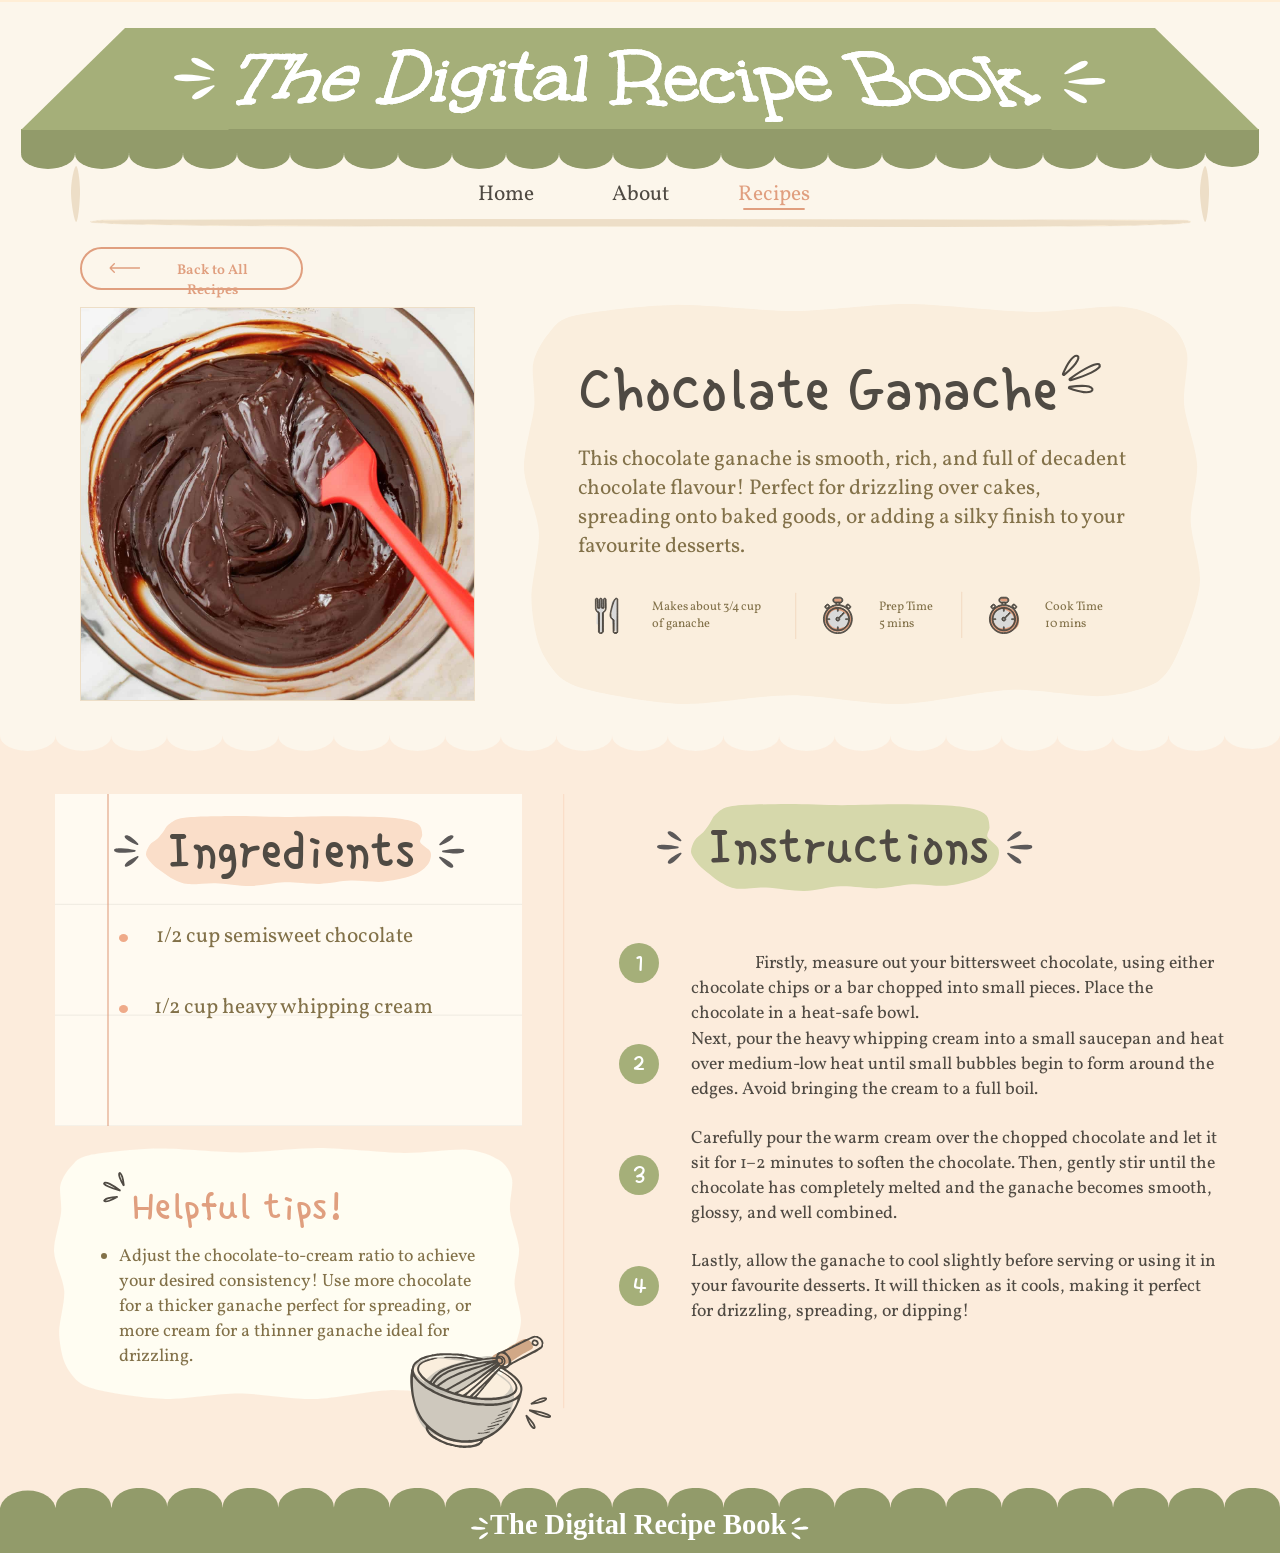
<file: digital-recipe-book/recipes/chocolate-ganache.html>
<!DOCTYPE html>
<html lang="en">
<head>
  <meta charset="UTF-8" />
  <meta name="viewport" content="width=device-width, initial-scale=1" />
  <title>Chocolate Ganache | The Digital Recipe Book</title>
  <link rel="stylesheet" href="../css/figma-frame.css?v=notebook-restore-v1" />
</head>
<body data-active="recipes">
  <div class="viewport">
    <div class="frame-scale" data-frame-scale>
      <div class="frame" data-figma-frame style="height:1747px;min-height:1747px">
<div class="fig" data-node-id="407:6213" data-name="Chocolate Ganache" style="background:#ffeed6;position:relative;width:100%;height:100%;">
      <div class="fig" data-node-id="407:6214" data-name="Ingredients and Instructions" style="position:absolute;background:#fcecdc;height:946px;left:0px;overflow:hidden;top:801px;width:1440px;">
        <div class="fig" data-node-id="407:6215" data-name="Footer" style="position:absolute;display:contents;left:0px;top:873px;">
          <div class="fig" data-node-id="407:6216" style="position:absolute;display:flex;height:73px;align-items:center;justify-content:center;left:0px;top:873px;width:1440px;">
            <div class="fig" style="flex:none;transform:rotate(180deg);">
              <div class="fig" data-name="Scallops Bottom" style="height:73px;position:relative;width:1440px;">
                <img alt="" class="fig" src="../assets/figma/4a4548c0-79aa-4581-ba93-3442a1b7ca56.svg"  style="position:absolute;display:block;top:0;right:0;bottom:0;left:0;max-width:none;width:100%;height:100%;">
              </div>
            </div>
          </div>
          <div class="fig" data-node-id="407:6241" data-name="The Digital Recipe Book" style="position:absolute;display:contents;left:530px;top:897px;">
            <div class="fig" data-node-id="407:6242" style="position:absolute;display:flex;height:26.028px;align-items:center;justify-content:center;left:888px;top:906px;width:22.001px;">
              <div class="fig" style="flex:none;transform:scaleY(-1) rotate(180deg);">
                <div class="fig" style="height:26.028px;position:relative;width:22.001px;">
                  <img alt="" class="fig" src="../assets/figma/3fd90935-924b-43c9-9c19-bb4c8a8bdffc.svg"  style="position:absolute;display:block;top:0;right:0;bottom:0;left:0;max-width:none;width:100%;height:100%;">
                </div>
              </div>
            </div>
            <div class="fig" data-node-id="407:6246" style="position:absolute;height:26.028px;left:530px;top:906px;width:22.001px;">
              <img alt="" class="fig" src="../assets/figma/90a9ef51-8083-4567-97f9-7c7151e96c0a.svg"  style="position:absolute;display:block;top:0;right:0;bottom:0;left:0;max-width:none;width:100%;height:100%;">
            </div>
            <p class="fig" data-node-id="407:6250" style="word-break:break-word;position:absolute;font-family:'Unkempt', Georgia, serif;font-weight:700;height:47px;line-height:normal;left:718px;font-style:normal;font-size:32px;text-align:center;color:#fff;top:897px;width:362px;transform:translateX(-50%);">
              The Digital Recipe Book
            </p>
          </div>
        </div>
        <div class="fig" data-node-id="407:6251" data-name="Helpful Tips" style="position:absolute;display:contents;left:61px;top:490px;">
          <div class="fig" data-node-id="407:6252" data-name="Rectangular organic blob" style="position:absolute;height:283px;left:61px;top:490px;width:525px;">
            <img alt="" class="fig" src="../assets/figma/5f60c4e1-cb38-4dbd-930f-09027f1cfef2.svg"  style="position:absolute;display:block;top:0;right:0;bottom:0;left:0;max-width:none;width:100%;height:100%;">
          </div>
          <ul class="fig" data-node-id="407:6253" style="word-break:break-word;position:absolute;display:block;font-family:'Vollkorn', Georgia, serif;font-weight:400;height:94px;line-height:0;left:104px;color:#827149;font-size:20px;top:599px;width:439px;">
            <li class="fig" style="list-style-type:disc;margin-inline-start:30px;">
              <span class="fig" style="line-height:normal;">Adjust the chocolate-to-cream ratio to achieve your desired consistency! Use more chocolate for a thicker ganache perfect for spreading, or more cream for a thinner ganache ideal for drizzling.</span>
            </li>
          </ul>
          <p class="fig" data-node-id="407:6254" style="white-space:nowrap;word-break:break-word;position:absolute;font-family:'Single Day', cursive;height:65px;line-height:normal;left:149px;font-style:normal;color:#e09f7f;font-size:48px;top:528px;width:239px;">
            Helpful tips!
          </p>
          <div class="fig" data-node-id="407:6255" style="position:absolute;display:flex;height:48.517px;align-items:center;justify-content:center;left:107px;top:512px;width:41.614px;">
            <div class="fig" style="flex:none;transform:rotate(24.59deg);">
              <div class="fig" style="height:41px;position:relative;width:26.999px;">
                <img alt="" class="fig" src="../assets/figma/cc00fb32-d523-4e77-89d0-6085dbe1cbb7.svg"  style="position:absolute;display:block;top:0;right:0;bottom:0;left:0;max-width:none;width:100%;height:100%;">
              </div>
            </div>
          </div>
          <div class="fig" data-node-id="407:6259" style="position:absolute;display:flex;height:48.521px;align-items:center;justify-content:center;left:583px;top:764px;width:42.773px;">
            <div class="fig" style="flex:none;transform:rotate(-163.56deg);">
              <div class="fig" style="height:41px;position:relative;width:32.497px;">
                <img alt="" class="fig" src="../assets/figma/2826622e-f2e3-4b2f-917a-99769bfcc6af.svg"  style="position:absolute;display:block;top:0;right:0;bottom:0;left:0;max-width:none;width:100%;height:100%;">
              </div>
            </div>
          </div>
          <div class="fig" data-node-id="407:6263" data-name="Bowl & whisk · blob coloured" style="position:absolute;display:contents;left:447px;top:674px;">
            <div class="fig" data-node-id="407:6264" data-name="Loose colour washes" style="position:absolute;height:141.789px;left:448px;top:679px;width:139.684px;">
              <div class="fig" style="position:absolute;top:0;right:-8.82%;bottom:-0.89%;left:0;">
                <img alt="" class="fig" src="../assets/figma/0ef0f177-418c-421f-be7a-48ebae40c5b0.svg"  style="display:block;max-width:none;width:100%;height:100%;">
              </div>
            </div>
            <div class="fig" data-node-id="407:6269" data-name="image 20_layerstyle" style="position:absolute;display:contents;height:168.253px;left:447px;top:674px;width:166.644px;">
              <div class="fig" data-node-id="407:6270" style="position:absolute;display:flex;height:168.253px;align-items:center;justify-content:center;left:447px;top:674px;width:166.644px;">
                <div class="fig" style="flex:none;transform:rotate(12.28deg);">
                  <div class="fig" data-name="Group" style="height:141.789px;position:relative;width:139.684px;">
                    <img alt="" class="fig" src="../assets/figma/5f54dadf-e3d9-4b6e-8740-fde74504a9a2.svg"  style="position:absolute;display:block;top:0;right:0;bottom:0;left:0;max-width:none;width:100%;height:100%;">
                  </div>
                </div>
              </div>
            </div>
          </div>
        </div>
        <div class="fig" data-node-id="407:6282" style="position:absolute;display:flex;height:692.013px;align-items:center;justify-content:center;left:635.12px;top:91.99px;width:0px;">
          <div class="fig" style="flex:none;transform:rotate(-90deg);">
            <div class="fig" style="height:0px;position:relative;width:692.013px;">
              <div class="fig" style="position:absolute;top:-2px;right:0;bottom:0;left:0;">
                <img alt="" class="fig" src="../assets/figma/43fe3e62-d3ed-4d4f-857e-d5b6304eb033.svg"  style="display:block;max-width:none;width:100%;height:100%;">
              </div>
            </div>
          </div>
        </div>
        <div class="fig" data-node-id="407:6283" data-name="Ingredients" style="position:absolute;display:contents;left:62px;top:92px;">
          <div class="fig" data-node-id="407:6284" style="position:absolute;height:374px;left:62px;top:92px;width:525px;">
            <div aria-hidden class="fig" style="position:absolute;top:0;right:0;bottom:0;left:0;pointer-events:none;">
              <div class="fig"  style="position:absolute;background:#fffaf1;top:0;right:0;bottom:0;left:0;"></div>
              <div class="notebook-lines" data-line-count="3" data-margin="1" aria-hidden="true"></div>
            </div>
          </div>
          <div class="fig" data-node-id="407:6285" style="position:absolute;display:contents;left:134px;top:236px;">
            <div class="fig" data-node-id="407:6289" style="position:absolute;display:contents;left:134px;top:316px;">
              <p class="fig" data-node-id="407:6290" style="word-break:break-word;position:absolute;font-family:'Vollkorn', Georgia, serif;font-weight:400;height:46.626px;line-height:normal;left:173px;color:#827149;font-size:24px;top:316px;width:333px;">
                1/2 cup heavy whipping cream
              </p>
              <div class="fig" data-node-id="407:6291" style="position:absolute;left:134px;width:9.717px;height:9.717px;top:329.21px;">
                <img alt="" class="fig" src="../assets/figma/144ba436-ee27-4b86-b007-32a5a5c54aa7.svg"  style="position:absolute;display:block;top:0;right:0;bottom:0;left:0;max-width:none;width:100%;height:100%;">
              </div>
            </div>
            <div class="fig" data-node-id="407:6292" style="position:absolute;display:contents;left:134px;top:236px;">
              <p class="fig" data-node-id="407:6293" style="word-break:break-word;position:absolute;font-family:'Vollkorn', Georgia, serif;font-weight:400;height:47px;line-height:normal;left:175px;color:#827149;font-size:24px;top:236px;width:305px;">1/2 cup semisweet chocolate </p>
              <div class="fig" data-node-id="407:6294" style="position:absolute;left:134px;width:9.717px;height:9.717px;top:249.21px;">
                <img alt="" class="fig" src="../assets/figma/144ba436-ee27-4b86-b007-32a5a5c54aa7.svg"  style="position:absolute;display:block;top:0;right:0;bottom:0;left:0;max-width:none;width:100%;height:100%;">
              </div>
            </div>
          </div>
          <div class="fig" data-node-id="407:6295" data-name="Title" style="position:absolute;display:contents;left:164px;top:117px;">
            <div class="fig" data-node-id="407:6296" data-name="Vector" style="position:absolute;height:79px;left:164px;top:117px;width:321px;">
              <img alt="" class="fig" src="../assets/figma/f579cfd5-4f41-4995-b289-99c84eb84d27.svg"  style="position:absolute;display:block;top:0;right:0;bottom:0;left:0;max-width:none;width:100%;height:100%;">
            </div>
            <p class="fig" data-node-id="407:6297" style="white-space:nowrap;word-break:break-word;position:absolute;font-family:'Single Day', cursive;height:74px;line-height:normal;left:188px;font-style:normal;color:#4f4a43;font-size:64px;top:117px;width:282px;">
              Ingredients
            </p>
          </div>
          <div class="fig" data-node-id="407:6298" style="position:absolute;display:flex;height:39.028px;align-items:center;justify-content:center;left:490px;top:137px;width:32.083px;">
            <div class="fig" style="flex:none;transform:scaleY(-1) rotate(180deg);">
              <div class="fig" style="height:39.028px;position:relative;width:32.083px;">
                <img alt="" class="fig" src="../assets/figma/ba6c2ce0-7d1c-4702-afad-4808014c96c9.svg"  style="position:absolute;display:block;top:0;right:0;bottom:0;left:0;max-width:none;width:100%;height:100%;">
              </div>
            </div>
          </div>
          <div class="fig" data-node-id="407:6302" style="position:absolute;height:39.028px;left:128px;top:137px;width:32.084px;">
            <img alt="" class="fig" src="../assets/figma/ae09dd07-5808-49d9-a39f-919b0e6d6802.svg"  style="position:absolute;display:block;top:0;right:0;bottom:0;left:0;max-width:none;width:100%;height:100%;">
          </div>
        </div>
        <div class="fig" data-node-id="407:6306" data-name="Instructions" style="position:absolute;height:689px;left:687px;overflow:hidden;top:92px;width:690px;">
          <div class="fig" data-node-id="407:6307" data-name="Steps" style="word-break:break-word;position:absolute;display:contents;font-family:'Vollkorn', Georgia, serif;font-weight:400;left:90px;color:#4f4a43;font-size:20px;top:149px;">
            <div class="fig" data-node-id="407:6308" style="position:absolute;height:84px;line-height:0;left:90px;top:149px;width:600px;white-space:pre-wrap;">
              <p class="fig" style="line-height:normal;margin-bottom:0px;">
                Firstly, measure out your bittersweet chocolate, using either chocolate chips or a bar chopped into small pieces. Place the chocolate in a heat-safe bowl. 
                <br aria-hidden>
                <br aria-hidden>
              </p>
              <p class="fig" style="line-height:normal;margin-bottom:0px;">​</p>
              <p class="fig" style="line-height:normal;">​</p>
            </div>
            <p class="fig" data-node-id="407:6309" style="position:absolute;height:109px;line-height:normal;left:90px;top:374px;width:600px;">
              Carefully pour the warm cream over the chopped chocolate and let it sit for 1–2 minutes to soften the chocolate. Then, gently stir until the chocolate has completely melted and the ganache becomes smooth, glossy, and well combined.
            </p>
            <div class="fig" data-node-id="407:6310" style="position:absolute;height:83px;line-height:0;left:90px;top:262px;width:600px;white-space:pre-wrap;">
              <p class="fig" style="line-height:normal;margin-bottom:0px;">Next, pour the heavy whipping cream into a small saucepan and heat over medium-low heat until small bubbles begin to form around the edges. Avoid bringing the cream to a full boil.</p>
              <p class="fig" style="line-height:normal;margin-bottom:0px;">
                <br aria-hidden>
                <br aria-hidden>
              </p>
              <p class="fig" style="line-height:normal;margin-bottom:0px;">​</p>
              <p class="fig" style="line-height:normal;">​</p>
            </div>
            <p class="fig" data-node-id="407:6311" style="position:absolute;height:83px;line-height:normal;left:90px;top:512px;width:600px;">
              Lastly, allow the ganache to cool slightly before serving or using it in your favourite desserts. It will thicken as it cools, making it perfect for drizzling, spreading, or dipping!
            </p>
          </div>
          <div class="fig" data-node-id="407:6312" data-name="Title" style="position:absolute;display:contents;left:90px;top:12px;">
            <div class="fig" data-node-id="407:6313" data-name="Vector" style="position:absolute;height:97px;left:90px;top:12px;width:347px;">
              <img alt="" class="fig" src="../assets/figma/c422576e-a13b-47c7-be7c-1fcd9a5a0880.svg"  style="position:absolute;display:block;top:0;right:0;bottom:0;left:0;max-width:none;width:100%;height:100%;">
            </div>
            <p class="fig" data-node-id="407:6314" style="white-space:nowrap;word-break:break-word;position:absolute;font-family:'Single Day', cursive;height:80px;line-height:normal;left:110px;font-style:normal;color:#4f4a43;font-size:64px;top:21px;width:320px;">
              Instructions
            </p>
          </div>
          <div class="fig" data-node-id="407:6315" style="position:absolute;display:contents;left:9px;top:168px;">
            <div class="fig" data-node-id="407:6316" style="position:absolute;left:9px;width:45px;height:45px;top:168px;">
              <img alt="" class="fig" src="../assets/figma/63e30a0f-9021-4fdf-b7bd-80985312ea3e.svg"  style="position:absolute;display:block;top:0;right:0;bottom:0;left:0;max-width:none;width:100%;height:100%;">
            </div>
            <p class="fig" data-node-id="407:6317" style="white-space:nowrap;word-break:break-word;position:absolute;font-family:'Single Day', cursive;height:40px;line-height:normal;left:27px;font-style:normal;font-size:32px;color:#fff;top:171px;width:10px;">
              1
            </p>
          </div>
          <div class="fig" data-node-id="407:6318" style="position:absolute;display:contents;left:9px;top:281px;">
            <div class="fig" data-node-id="407:6319" style="position:absolute;left:9px;width:45px;height:45px;top:281px;">
              <img alt="" class="fig" src="../assets/figma/63e30a0f-9021-4fdf-b7bd-80985312ea3e.svg"  style="position:absolute;display:block;top:0;right:0;bottom:0;left:0;max-width:none;width:100%;height:100%;">
            </div>
            <p class="fig" data-node-id="407:6320" style="white-space:nowrap;word-break:break-word;position:absolute;font-family:'Single Day', cursive;height:40px;line-height:normal;left:25px;font-style:normal;font-size:32px;color:#fff;top:284px;width:13px;">
              2
            </p>
          </div>
          <div class="fig" data-node-id="407:6321" style="position:absolute;display:contents;left:9px;top:406px;">
            <div class="fig" data-node-id="407:6322" style="position:absolute;left:9px;width:45px;height:45px;top:406px;">
              <img alt="" class="fig" src="../assets/figma/63e30a0f-9021-4fdf-b7bd-80985312ea3e.svg"  style="position:absolute;display:block;top:0;right:0;bottom:0;left:0;max-width:none;width:100%;height:100%;">
            </div>
            <p class="fig" data-node-id="407:6323" style="white-space:nowrap;word-break:break-word;position:absolute;font-family:'Single Day', cursive;height:40px;line-height:normal;left:25px;font-style:normal;font-size:32px;color:#fff;top:409px;width:13px;">
              3
            </p>
          </div>
          <div class="fig" data-node-id="407:6324" style="position:absolute;display:contents;left:9px;top:531px;">
            <div class="fig" data-node-id="407:6325" style="position:absolute;left:9px;width:45px;height:45px;top:531px;">
              <img alt="" class="fig" src="../assets/figma/63e30a0f-9021-4fdf-b7bd-80985312ea3e.svg"  style="position:absolute;display:block;top:0;right:0;bottom:0;left:0;max-width:none;width:100%;height:100%;">
            </div>
            <p class="fig" data-node-id="407:6326" style="white-space:nowrap;word-break:break-word;position:absolute;font-family:'Single Day', cursive;height:40px;line-height:normal;left:25px;font-style:normal;font-size:32px;color:#fff;top:534px;width:13px;">
              4
            </p>
          </div>
          <div class="fig" data-node-id="407:6327" style="position:absolute;display:flex;height:39.028px;align-items:center;justify-content:center;left:443px;top:41px;width:32.085px;">
            <div class="fig" style="flex:none;transform:scaleY(-1) rotate(180deg);">
              <div class="fig" style="height:39.028px;position:relative;width:32.085px;">
                <img alt="" class="fig" src="../assets/figma/374c1b81-0ebf-4aab-9b6b-369fd3fd2612.svg"  style="position:absolute;display:block;top:0;right:0;bottom:0;left:0;max-width:none;width:100%;height:100%;">
              </div>
            </div>
          </div>
          <div class="fig" data-node-id="407:6331" style="position:absolute;height:39.028px;left:52px;top:41px;width:32.085px;">
            <img alt="" class="fig" src="../assets/figma/6e38b03c-2403-4f85-9a9e-0661d6d7f9b2.svg"  style="position:absolute;display:block;top:0;right:0;bottom:0;left:0;max-width:none;width:100%;height:100%;">
          </div>
        </div>
        <div class="fig" data-node-id="407:6335" data-name="Scallops" style="position:absolute;height:44.365px;left:0px;top:0px;width:1440px;">
          <img alt="" class="fig" src="../assets/figma/d859f5a8-4e73-4039-bef8-ef3acd3a54bb.svg"  style="position:absolute;display:block;top:0;right:0;bottom:0;left:0;max-width:none;width:100%;height:100%;">
        </div>
      </div>
      <div class="fig" data-node-id="407:6360" data-name="Header" style="position:absolute;background:#fcf6eb;height:799px;left:0px;right:0px;top:2px;">
        <div class="fig" data-node-id="407:6361" data-name="image 3" style="position:absolute;border-width:1px;border-color:#eddec7;border-style:solid;left:90px;width:444px;height:444px;top:343px;">
          <div class="fig" style="position:absolute;top:0;right:0;bottom:0;left:0;overflow:hidden;pointer-events:none;">
            <img alt="" class="fig" src="../assets/figma/56dd08d2-0f29-494d-b1b2-b9a1e644c316.png"  style="position:absolute;left:0px;max-width:none;width:100%;height:100%;top:0px;">
          </div>
        </div>
        <div class="fig" data-node-id="407:6362" data-name="IMG_7928 1" style="position:absolute;border-width:1px;border-color:#eddec7;border-style:solid;left:90px;width:444px;height:444px;top:343px;">
          <div class="fig" style="position:absolute;top:0;right:0;bottom:0;left:0;overflow:hidden;pointer-events:none;">
            <img alt="" class="fig" src="../assets/figma/016b20ad-eddd-4264-91b8-948834e4d6ac.png"  style="position:absolute;height:150.14%;left:0px;max-width:none;top:-12.86%;width:100%;">
          </div>
        </div>
        <div class="fig" data-node-id="407:6508" data-name="IMG_7928 2" style="position:absolute;border-width:1px;border-color:#eddec7;border-style:solid;left:90px;width:444px;height:444px;top:343px;">
          <div class="fig" style="position:absolute;top:0;right:0;bottom:0;left:0;overflow:hidden;pointer-events:none;">
            <img alt="" class="fig" src="../assets/figma/cf7014b6-32a0-4124-b15c-bc60d0f760e5.png"  style="position:absolute;height:155.63%;left:-0.08%;max-width:none;top:-32.22%;width:103.86%;">
          </div>
        </div>
        <div class="fig" data-node-id="407:6363" data-name="Back to All Recipes Button" style="position:absolute;display:contents;left:90px;top:276px;">
          <div class="fig" data-node-id="407:6364"  style="position:absolute;background:#fcf6eb;border-width:3px;border-color:#e09f7f;border-style:solid;height:48px;left:90px;border-radius:28px;top:276px;width:251px;"></div>
          <div class="fig" data-node-id="407:6365" style="position:absolute;display:contents;left:124px;top:290px;">
            <div class="fig" data-node-id="407:6366" style="position:absolute;display:flex;height:0px;align-items:center;justify-content:center;left:124px;top:300px;width:33px;">
              <div class="fig" style="flex:none;transform:scaleY(-1) rotate(180deg);">
                <div class="fig" style="height:0px;position:relative;width:33px;">
                  <div class="fig" style="position:absolute;top:-5.52px;right:-2.27%;bottom:-5.52px;left:-2.27%;">
                    <img alt="" class="fig" src="../assets/figma/749d02b1-8b1a-4716-8f35-93b1db52237c.svg"  style="display:block;max-width:none;width:100%;height:100%;">
                  </div>
                </div>
              </div>
            </div>
            <p class="fig" data-node-id="407:6367" style="word-break:break-word;position:absolute;font-family:'Vollkorn', Georgia, serif;font-weight:600;height:20px;line-height:normal;left:239px;color:#e09f7f;font-size:16px;text-align:center;top:290px;width:138px;transform:translateX(-50%);">
              Back to All Recipes
            </p>
          </div>
        </div>
        <div class="fig" data-node-id="407:6368" data-name="Awning" style="position:absolute;display:contents;left:6px;top:29px;">
          <div class="fig" data-node-id="407:6369" data-name="Scallops" style="position:absolute;display:contents;left:24px;top:143.6px;">
            <div class="fig" data-node-id="407:6370" style="position:absolute;height:33.995px;left:205.6px;top:153.97px;width:60.522px;">
              <img alt="" class="fig" src="../assets/figma/894bf8a8-a2fa-4e37-be1a-446296b5c281.svg"  style="position:absolute;display:block;top:0;right:0;bottom:0;left:0;max-width:none;width:100%;height:100%;">
            </div>
            <div class="fig" data-node-id="407:6371" style="position:absolute;height:33.995px;left:447.7px;top:153.97px;width:60.522px;">
              <img alt="" class="fig" src="../assets/figma/894bf8a8-a2fa-4e37-be1a-446296b5c281.svg"  style="position:absolute;display:block;top:0;right:0;bottom:0;left:0;max-width:none;width:100%;height:100%;">
            </div>
            <div class="fig" data-node-id="407:6372" style="position:absolute;height:33.995px;left:266.1px;top:153.97px;width:60.522px;">
              <img alt="" class="fig" src="../assets/figma/894bf8a8-a2fa-4e37-be1a-446296b5c281.svg"  style="position:absolute;display:block;top:0;right:0;bottom:0;left:0;max-width:none;width:100%;height:100%;">
            </div>
            <div class="fig" data-node-id="407:6373" style="position:absolute;height:33.995px;left:326.6px;top:153.97px;width:60.522px;">
              <img alt="" class="fig" src="../assets/figma/894bf8a8-a2fa-4e37-be1a-446296b5c281.svg"  style="position:absolute;display:block;top:0;right:0;bottom:0;left:0;max-width:none;width:100%;height:100%;">
            </div>
            <div class="fig" data-node-id="407:6374" style="position:absolute;height:33.995px;left:24px;top:153.97px;width:60.522px;">
              <img alt="" class="fig" src="../assets/figma/894bf8a8-a2fa-4e37-be1a-446296b5c281.svg"  style="position:absolute;display:block;top:0;right:0;bottom:0;left:0;max-width:none;width:100%;height:100%;">
            </div>
            <div class="fig" data-node-id="407:6375" style="position:absolute;height:33.995px;left:508.2px;top:153.97px;width:60.522px;">
              <img alt="" class="fig" src="../assets/figma/894bf8a8-a2fa-4e37-be1a-446296b5c281.svg"  style="position:absolute;display:block;top:0;right:0;bottom:0;left:0;max-width:none;width:100%;height:100%;">
            </div>
            <div class="fig" data-node-id="407:6376" style="position:absolute;height:33.995px;left:568.7px;top:153.97px;width:60.522px;">
              <img alt="" class="fig" src="../assets/figma/894bf8a8-a2fa-4e37-be1a-446296b5c281.svg"  style="position:absolute;display:block;top:0;right:0;bottom:0;left:0;max-width:none;width:100%;height:100%;">
            </div>
            <div class="fig" data-node-id="407:6377" style="position:absolute;height:33.995px;left:629.2px;top:153.97px;width:60.522px;">
              <img alt="" class="fig" src="../assets/figma/32f3af77-ac11-47c1-b567-bea996b77270.svg"  style="position:absolute;display:block;top:0;right:0;bottom:0;left:0;max-width:none;width:100%;height:100%;">
            </div>
            <div class="fig" data-node-id="407:6378" style="position:absolute;height:33.995px;left:750.3px;top:153.97px;width:60.522px;">
              <img alt="" class="fig" src="../assets/figma/32f3af77-ac11-47c1-b567-bea996b77270.svg"  style="position:absolute;display:block;top:0;right:0;bottom:0;left:0;max-width:none;width:100%;height:100%;">
            </div>
            <div class="fig" data-node-id="407:6379" style="position:absolute;height:33.995px;left:871.3px;top:153.97px;width:60.522px;">
              <img alt="" class="fig" src="../assets/figma/32f3af77-ac11-47c1-b567-bea996b77270.svg"  style="position:absolute;display:block;top:0;right:0;bottom:0;left:0;max-width:none;width:100%;height:100%;">
            </div>
            <div class="fig" data-node-id="407:6380" style="position:absolute;height:33.995px;left:689.7px;top:153.97px;width:60.522px;">
              <img alt="" class="fig" src="../assets/figma/32f3af77-ac11-47c1-b567-bea996b77270.svg"  style="position:absolute;display:block;top:0;right:0;bottom:0;left:0;max-width:none;width:100%;height:100%;">
            </div>
            <div class="fig" data-node-id="407:6381" style="position:absolute;height:33.995px;left:810.8px;top:153.97px;width:60.522px;">
              <img alt="" class="fig" src="../assets/figma/32f3af77-ac11-47c1-b567-bea996b77270.svg"  style="position:absolute;display:block;top:0;right:0;bottom:0;left:0;max-width:none;width:100%;height:100%;">
            </div>
            <div class="fig" data-node-id="407:6382" style="position:absolute;height:33.995px;left:1052.9px;top:153.97px;width:60.522px;">
              <img alt="" class="fig" src="../assets/figma/32f3af77-ac11-47c1-b567-bea996b77270.svg"  style="position:absolute;display:block;top:0;right:0;bottom:0;left:0;max-width:none;width:100%;height:100%;">
            </div>
            <div class="fig" data-node-id="407:6383" style="position:absolute;height:33.995px;left:931.8px;top:153.97px;width:60.522px;">
              <img alt="" class="fig" src="../assets/figma/32f3af77-ac11-47c1-b567-bea996b77270.svg"  style="position:absolute;display:block;top:0;right:0;bottom:0;left:0;max-width:none;width:100%;height:100%;">
            </div>
            <div class="fig" data-node-id="407:6384" style="position:absolute;height:33.995px;left:1113.4px;top:153.97px;width:60.522px;">
              <img alt="" class="fig" src="../assets/figma/32f3af77-ac11-47c1-b567-bea996b77270.svg"  style="position:absolute;display:block;top:0;right:0;bottom:0;left:0;max-width:none;width:100%;height:100%;">
            </div>
            <div class="fig" data-node-id="407:6385" style="position:absolute;height:33.995px;left:1173.9px;top:153.97px;width:60.522px;">
              <img alt="" class="fig" src="../assets/figma/32f3af77-ac11-47c1-b567-bea996b77270.svg"  style="position:absolute;display:block;top:0;right:0;bottom:0;left:0;max-width:none;width:100%;height:100%;">
            </div>
            <div class="fig" data-node-id="407:6386" style="position:absolute;height:33.995px;left:992.3px;top:153.97px;width:60.522px;">
              <img alt="" class="fig" src="../assets/figma/32f3af77-ac11-47c1-b567-bea996b77270.svg"  style="position:absolute;display:block;top:0;right:0;bottom:0;left:0;max-width:none;width:100%;height:100%;">
            </div>
            <div class="fig" data-node-id="407:6387" style="position:absolute;height:33.995px;left:1234px;top:153.97px;width:60.522px;">
              <img alt="" class="fig" src="../assets/figma/32f3af77-ac11-47c1-b567-bea996b77270.svg"  style="position:absolute;display:block;top:0;right:0;bottom:0;left:0;max-width:none;width:100%;height:100%;">
            </div>
            <div class="fig" data-node-id="407:6388" style="position:absolute;height:33.995px;left:1355.5px;top:151.7px;width:60.522px;">
              <img alt="" class="fig" src="../assets/figma/32f3af77-ac11-47c1-b567-bea996b77270.svg"  style="position:absolute;display:block;top:0;right:0;bottom:0;left:0;max-width:none;width:100%;height:100%;">
            </div>
            <div class="fig" data-node-id="407:6389" style="position:absolute;height:33.995px;left:1295px;top:153.97px;width:60.522px;">
              <img alt="" class="fig" src="../assets/figma/32f3af77-ac11-47c1-b567-bea996b77270.svg"  style="position:absolute;display:block;top:0;right:0;bottom:0;left:0;max-width:none;width:100%;height:100%;">
            </div>
            <div class="fig" data-node-id="407:6390" style="position:absolute;height:33.995px;left:387.1px;top:153.97px;width:60.522px;">
              <img alt="" class="fig" src="../assets/figma/894bf8a8-a2fa-4e37-be1a-446296b5c281.svg"  style="position:absolute;display:block;top:0;right:0;bottom:0;left:0;max-width:none;width:100%;height:100%;">
            </div>
            <div class="fig" data-node-id="407:6391" style="position:absolute;height:33.995px;left:84.52px;top:153.97px;width:60.522px;">
              <img alt="" class="fig" src="../assets/figma/894bf8a8-a2fa-4e37-be1a-446296b5c281.svg"  style="position:absolute;display:block;top:0;right:0;bottom:0;left:0;max-width:none;width:100%;height:100%;">
            </div>
            <div class="fig" data-node-id="407:6392" style="position:absolute;height:33.995px;left:145px;top:153.97px;width:60.522px;">
              <img alt="" class="fig" src="../assets/figma/894bf8a8-a2fa-4e37-be1a-446296b5c281.svg"  style="position:absolute;display:block;top:0;right:0;bottom:0;left:0;max-width:none;width:100%;height:100%;">
            </div>
            <div class="fig" data-node-id="407:6393" style="position:absolute;height:27.003px;left:24px;top:143.6px;width:1392px;">
              <img alt="" class="fig" src="../assets/figma/ff3f0056-79f0-40cc-81dd-1d69d6818359.svg"  style="position:absolute;display:block;top:0;right:0;bottom:0;left:0;max-width:none;width:100%;height:100%;">
            </div>
          </div>
          <div class="fig" data-node-id="407:6394" style="position:absolute;height:153.133px;left:6px;top:29px;width:270px;">
            <div class="fig" style="position:absolute;left:6.7%;right:6.7%;top:0px;">
              <img alt="" class="fig" src="../assets/figma/5b9f704c-2960-4f5a-afb9-4a241df383b8.svg"  style="display:block;max-width:none;width:100%;height:100%;">
            </div>
          </div>
          <div class="fig" data-node-id="407:6395" style="position:absolute;height:153.133px;left:1164px;top:29px;width:270px;">
            <div class="fig" style="position:absolute;left:6.7%;right:6.7%;top:0px;">
              <img alt="" class="fig" src="../assets/figma/b9855c68-4390-4138-ba2f-85b5e22b5dca.svg"  style="display:block;max-width:none;width:100%;height:100%;">
            </div>
          </div>
          <div class="fig" data-node-id="407:6396"  style="position:absolute;background:#a5af79;height:114.672px;left:141px;top:29px;width:1158px;"></div>
          <div class="fig" data-node-id="407:6397" data-name="Title Embellishment" style="position:absolute;left:195.40px;top:60.48px;width:51.19px;height:51.62px"><img alt="" class="fig" src="../assets/figma/embellish-447-6583.svg" style="position:absolute;display:block;top:0;right:0;bottom:0;left:0;max-width:none;width:100%;height:100%;"></div>
          <div class="fig" data-node-id="407:6401" data-name="Title Embellishment" style="position:absolute;left:1191.95px;top:64.47px;width:51.19px;height:51.62px;transform:scaleX(-1);"><img alt="" class="fig" src="../assets/figma/embellish-447-6583.svg" style="position:absolute;display:block;top:0;right:0;bottom:0;left:0;max-width:none;width:100%;height:100%;"></div>
          <div class="fig" data-node-id="407:6405" data-name="The Digital Recipe Book" style="position:absolute;height:80.383px;left:267px;top:53.73px;width:903px;">
            <div class="fig" style="position:absolute;top:-1.24%;right:-0.13%;bottom:-1.24%;left:-0.11%;">
              <img alt="" class="fig" src="../assets/figma/07f97a25-9318-4d89-a58d-681076f19120.svg"  style="display:block;max-width:none;width:100%;height:100%;">
            </div>
          </div>
          <div class="fig" data-node-id="407:6406" data-name="The Digital Recipe Book" style="position:absolute;height:80.383px;left:267px;top:53.73px;width:903px;">
            <div class="fig" style="position:absolute;top:-1.24%;right:-0.13%;bottom:-1.24%;left:-0.11%;">
              <img alt="" class="fig" src="../assets/figma/07f97a25-9318-4d89-a58d-681076f19120.svg"  style="display:block;max-width:none;width:100%;height:100%;">
            </div>
          </div>
        </div>
        <div class="fig" data-node-id="407:6407" style="position:absolute;display:contents;left:589px;top:340px;">
          <div class="fig" data-node-id="407:6408" data-name="Rectangular organic blob" style="position:absolute;height:450px;left:589px;top:340px;width:761px;">
            <img alt="" class="fig" src="../assets/figma/e822483e-be61-408d-8254-20ad97471f20.svg"  style="position:absolute;display:block;top:0;right:0;bottom:0;left:0;max-width:none;width:100%;height:100%;">
          </div>
          <div class="fig" data-node-id="407:6409" data-name="Times and Portions" style="position:absolute;display:contents;left:660px;top:663px;">
            <div class="fig" data-node-id="407:6410" style="word-break:break-word;position:absolute;font-family:'Vollkorn', Georgia, serif;font-weight:400;height:41px;line-height:0;left:1176px;color:#827149;font-size:14px;top:671px;width:104.827px;">
              <p class="fig" style="line-height:normal;margin-bottom:0px;">Cook Time</p>
              <p class="fig" style="line-height:normal;">10 mins</p>
            </div>
            <div class="fig" data-node-id="407:6411" data-name="Timer 2" style="position:absolute;height:44.386px;left:1109px;top:667px;width:39.044px;">
              <img alt="" class="fig" src="../assets/figma/26595fcc-d4de-41ef-afea-1739651cc548.svg"  style="position:absolute;display:block;top:0;right:0;bottom:0;left:0;max-width:none;width:100%;height:100%;">
            </div>
            <div class="fig" data-node-id="407:6432" style="word-break:break-word;position:absolute;font-family:'Vollkorn', Georgia, serif;font-weight:400;height:41px;line-height:0;left:989px;color:#827149;font-size:14px;top:671px;width:73.602px;">
              <p class="fig" style="line-height:normal;margin-bottom:0px;">Prep Time</p>
              <p class="fig" style="line-height:normal;">5 mins</p>
            </div>
            <div class="fig" data-node-id="407:6433" data-name="Timer 1" style="position:absolute;height:44.386px;left:922px;top:667px;width:39.044px;">
              <img alt="" class="fig" src="../assets/figma/ae864916-6a36-4cef-abcb-cf7dc1ceaa4e.svg"  style="position:absolute;display:block;top:0;right:0;bottom:0;left:0;max-width:none;width:100%;height:100%;">
            </div>
            <p class="fig" data-node-id="407:6453" style="word-break:break-word;position:absolute;font-family:'Vollkorn', Georgia, serif;font-weight:400;height:41px;line-height:normal;left:733px;color:#827149;font-size:14px;top:671px;width:133px;">
              Makes about 3/4 cup of ganache
            </p>
            <div class="fig" data-node-id="407:6454" data-name="Fork and Knife" style="position:absolute;height:53px;left:660px;top:664px;width:44.886px;">
              <img alt="" class="fig" src="../assets/figma/89d208c9-1fa2-426e-958c-76bd1bbbc15e.svg"  style="position:absolute;display:block;top:0;right:0;bottom:0;left:0;max-width:none;width:100%;height:100%;">
            </div>
            <div class="fig" data-node-id="407:6487" style="position:absolute;display:flex;height:53px;align-items:center;justify-content:center;left:1081px;top:663px;width:0px;">
              <div class="fig" style="flex:none;transform:rotate(90deg);">
                <div class="fig" style="height:0px;position:relative;width:53px;">
                  <div class="fig" style="position:absolute;top:-2px;right:0;bottom:0;left:0;">
                    <img alt="" class="fig" src="../assets/figma/497bdb2d-09cd-495d-b571-693769018e2f.svg"  style="display:block;max-width:none;width:100%;height:100%;">
                  </div>
                </div>
              </div>
            </div>
            <div class="fig" data-node-id="407:6488" style="position:absolute;display:flex;height:53px;align-items:center;justify-content:center;left:894px;top:664px;width:0px;">
              <div class="fig" style="flex:none;transform:rotate(90deg);">
                <div class="fig" style="height:0px;position:relative;width:53px;">
                  <div class="fig" style="position:absolute;top:-2px;right:0;bottom:0;left:0;">
                    <img alt="" class="fig" src="../assets/figma/497bdb2d-09cd-495d-b571-693769018e2f.svg"  style="display:block;max-width:none;width:100%;height:100%;">
                  </div>
                </div>
              </div>
            </div>
          </div>
          <div class="fig" data-node-id="407:6489" data-name="Brownie Description" style="word-break:break-word;position:absolute;display:contents;line-height:normal;left:650px;top:391px;">
            <p class="fig" data-node-id="407:6490" style="white-space:nowrap;position:absolute;font-family:'Single Day', cursive;height:94px;left:650px;font-style:normal;color:#4f4a43;font-size:75px;top:391px;width:536px;">
              Chocolate Ganache
            </p>
            <p class="fig" data-node-id="407:6491" style="position:absolute;font-family:'Vollkorn', Georgia, serif;font-weight:400;height:132px;left:650px;color:#827149;font-size:24px;top:499px;width:619px;">
              This chocolate ganache is smooth, rich, and full of decadent chocolate flavour! Perfect for drizzling over cakes, spreading onto baked goods, or adding a silky finish to your favourite desserts.
            </p>
          </div>
          <div class="fig" data-node-id="407:6492" data-name="Title Embellishment" style="position:absolute;left:1191.00px;top:394.52px;width:50.38px;height:50.81px;transform:scaleX(-1) rotate(25deg);transform-origin:50% 50%;"><img alt="" class="fig" src="../assets/figma/embellish-welcome-outline.svg" style="position:absolute;display:block;top:0;right:0;bottom:0;left:0;max-width:none;width:100%;height:100%;"></div>
        </div>
        <div class="fig" data-node-id="407:6496" data-name="Pages" style="position:absolute;display:contents;left:80px;top:185px;">
          <div class="fig" data-node-id="407:6497" data-name="Pages" style="position:absolute;display:contents;left:527px;top:201px;">
            <p class="fig" data-node-id="407:6498" style="word-break:break-word;position:absolute;font-family:'Vollkorn', Georgia, serif;font-weight:400;height:44px;line-height:normal;left:calc(50% + 150.5px);color:#e09f7f;font-size:24px;text-align:center;top:201px;width:83.933px;transform:translateX(-50%);">
              Recipes
            </p>
            <p class="fig" data-node-id="407:6499" style="word-break:break-word;position:absolute;font-family:'Vollkorn', Georgia, serif;font-weight:400;height:44px;line-height:normal;left:calc(50% + 0.51px);color:#4f4a43;font-size:24px;text-align:center;top:201px;width:83.933px;transform:translateX(-50%);">
              About
            </p>
            <div class="fig" data-node-id="407:6500" style="position:absolute;height:0px;left:837px;top:233px;width:67px;">
              <div class="fig" style="position:absolute;top:-1.50px;right:-2.24%;bottom:-1.50px;left:-2.24%;">
                <img alt="" class="fig" src="../assets/figma/98ec929b-837d-487a-b83a-7f3e20b84861.svg"  style="display:block;max-width:none;width:100%;height:100%;">
              </div>
            </div>
            <p class="fig" data-node-id="407:6501" style="word-break:break-word;position:absolute;font-family:'Vollkorn', Georgia, serif;font-weight:400;height:44px;line-height:normal;left:calc(50% - 150.34px);color:#4f4a43;font-size:24px;text-align:center;top:201px;width:85.326px;transform:translateX(-50%);">
              Home
            </p>
          </div>
          <div class="fig" data-node-id="407:6502" data-name="Border" style="position:absolute;display:contents;top:23.15%;right:5.57%;bottom:67.83%;left:5.56%;">
            <div class="fig" data-node-id="407:6503" style="container-type:size;position:absolute;display:flex;top:23.15%;right:93.77%;bottom:69.02%;left:5.56%;align-items:center;justify-content:center;">
              <div class="fig" style="flex:none;height:100cqh;width:100cqw;">
                <div class="fig" data-name="Vector" style="position:relative;width:100%;height:100%;">
                  <img alt="" class="fig" src="../assets/figma/cd3cf748-2d93-4db7-8a89-3b8aafd3ac3e.svg"  style="position:absolute;display:block;top:0;right:0;bottom:0;left:0;max-width:none;width:100%;height:100%;">
                </div>
              </div>
            </div>
            <div class="fig" data-node-id="407:6504" data-name="Vector" style="position:absolute;left:7.01%;right:6.98%;top:30.6%;height:9px;"><img alt="" class="fig" src="../assets/figma/nav-line-214-2987.png" style="position:absolute;display:block;top:0;right:0;bottom:0;left:0;max-width:none;width:100%;height:100%;"></div>
            <div class="fig" data-node-id="407:6505" style="container-type:size;position:absolute;display:flex;top:23.15%;right:5.57%;bottom:69.02%;left:93.75%;align-items:center;justify-content:center;">
              <div class="fig" style="flex:none;height:100cqh;width:100cqw;">
                <div class="fig" data-name="Vector" style="position:relative;width:100%;height:100%;">
                  <img alt="" class="fig" src="../assets/figma/35d6867c-328c-40f1-9e29-8557190de226.svg"  style="position:absolute;display:block;top:0;right:0;bottom:0;left:0;max-width:none;width:100%;height:100%;">
                </div>
              </div>
            </div>
          </div>
        </div>
      </div>
    </div>

<a class="hotspot" href="../index.html" style="left:calc(50% - 193px);top:195px;width:100px;height:50px" title="Home">Home</a>
<a class="hotspot" href="../index.html#about" data-nav="about" style="left:calc(50% - 50px);top:195px;width:100px;height:50px" title="About">About</a>
<a class="hotspot" href="../all-recipes.html" style="left:calc(50% + 100px);top:195px;width:100px;height:50px" title="Recipes">Recipes</a>
<a class="hotspot" href="../all-recipes.html" style="left:90px;top:276px;width:251px;height:48px" title="Back to All Recipes">Back</a>

      </div>
    </div>
  </div>
  <script src="../js/main.js?v=notebook-restore-v1"></script>
</body>
</html>
</file>
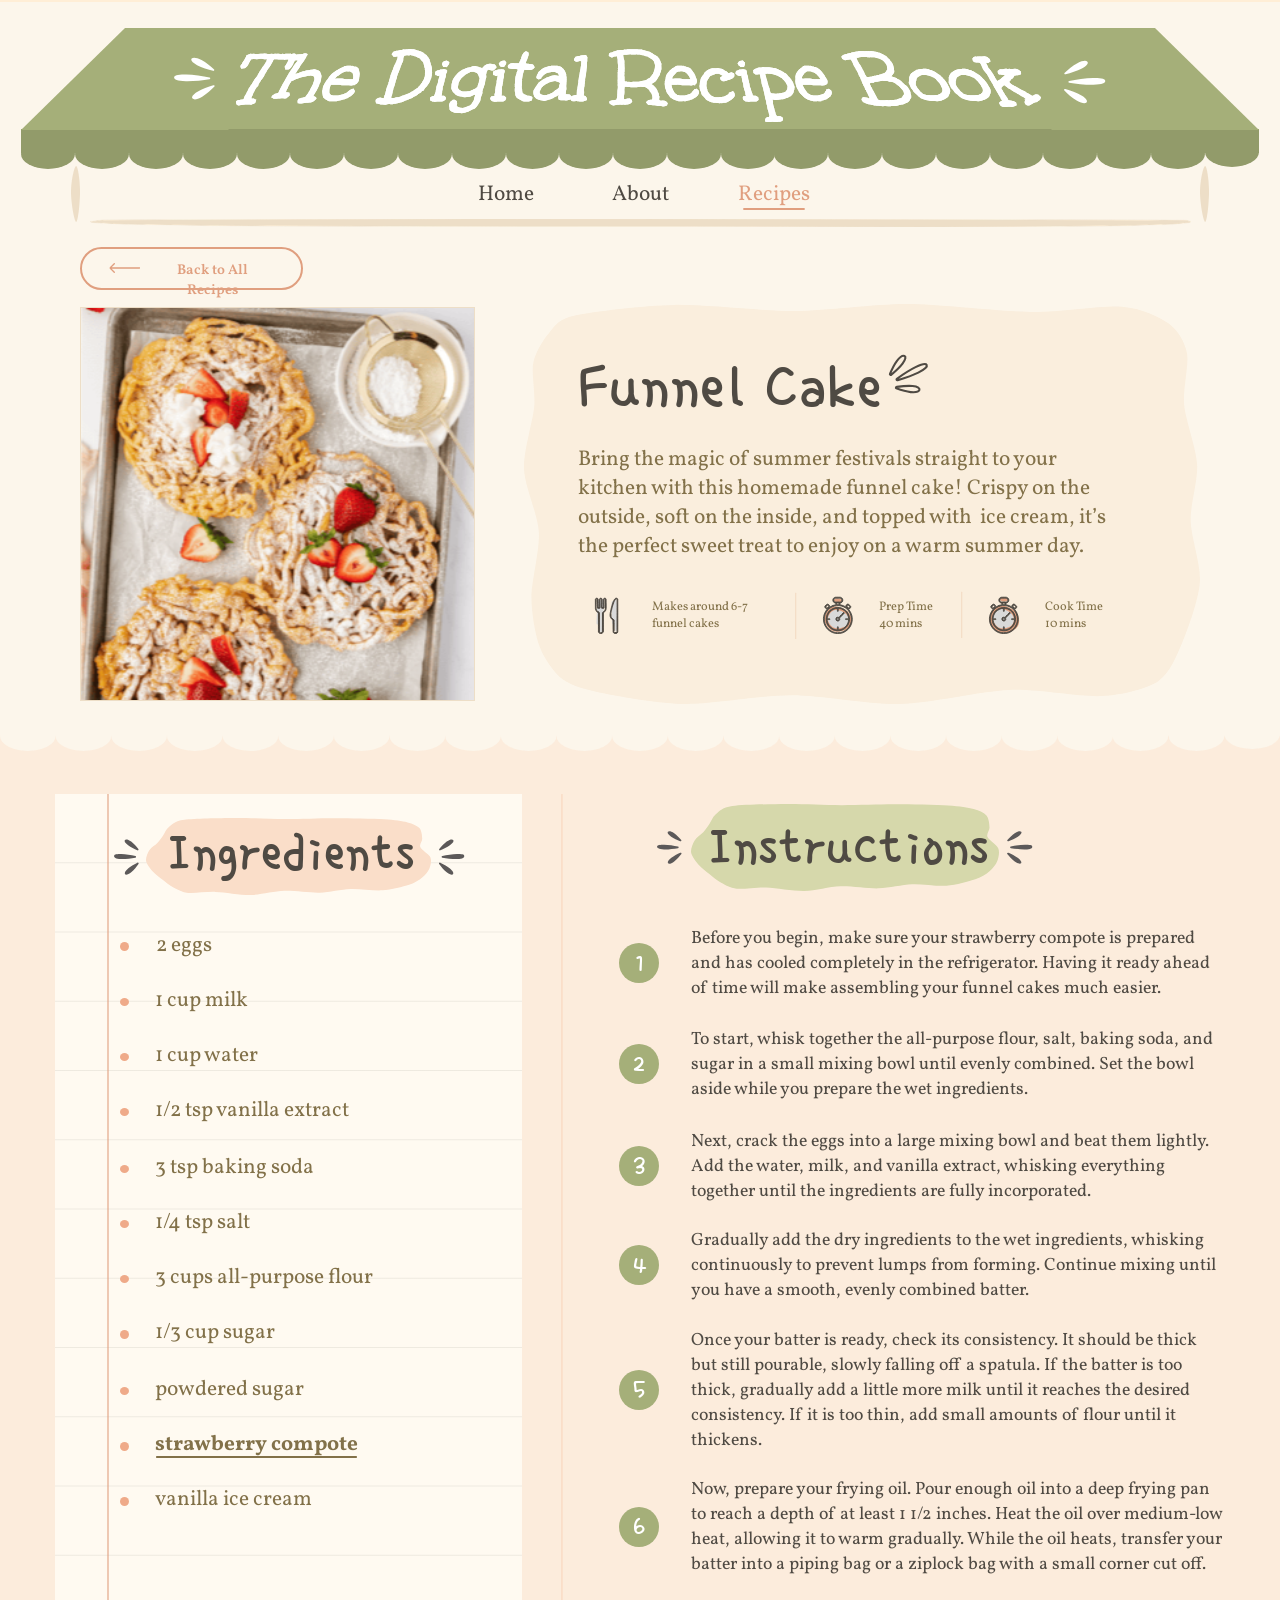
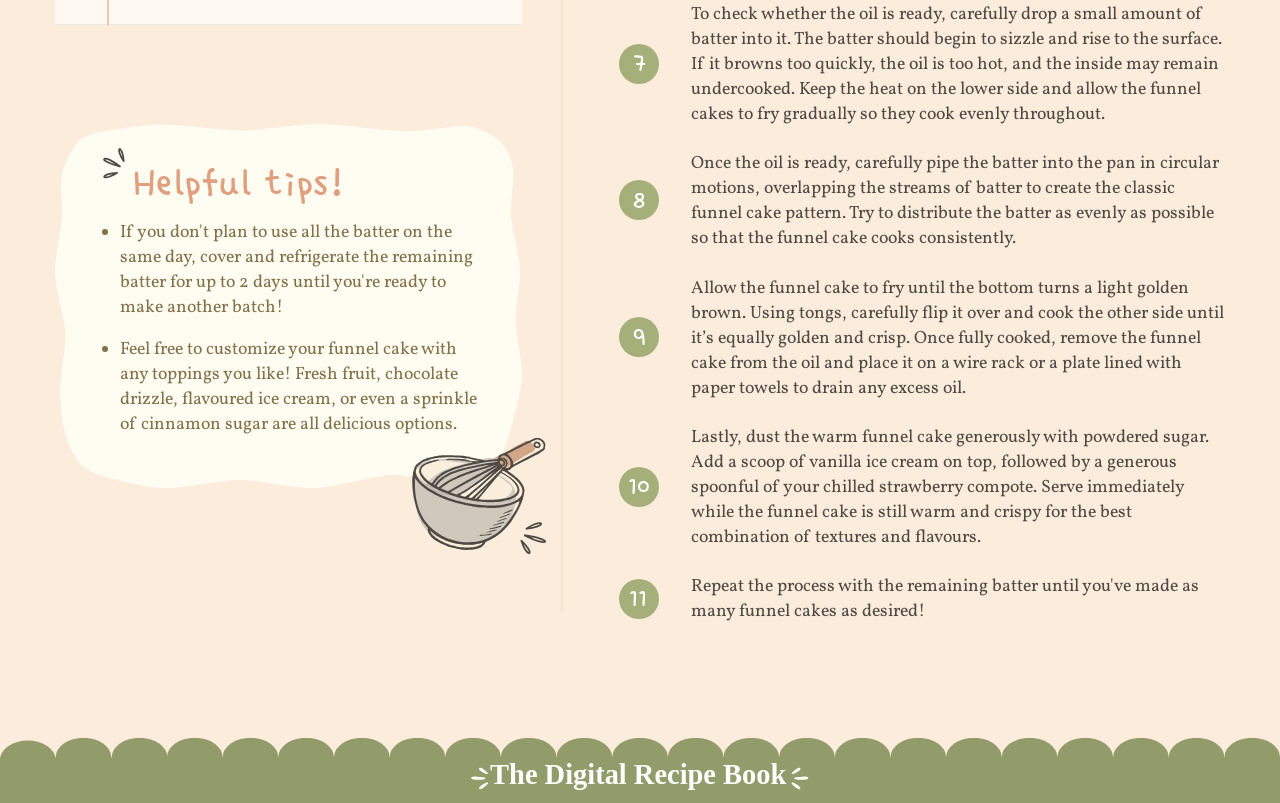
<file: digital-recipe-book/recipes/funnel-cake.html>
<!DOCTYPE html>
<html lang="en">
<head>
  <meta charset="UTF-8" />
  <meta name="viewport" content="width=device-width, initial-scale=1" />
  <title>Funnel Cake | The Digital Recipe Book</title>
  <link rel="stylesheet" href="../css/figma-frame.css?v=notebook-restore-v1" />
</head>
<body data-active="recipes">
  <div class="viewport">
    <div class="frame-scale" data-frame-scale>
      <div class="frame" data-figma-frame style="height:2703px;min-height:2703px">
<div class="fig" data-node-id="391:5168" data-name="Funnel Cake" style="background:#ffeed6;position:relative;width:100%;height:100%;">
      <div class="fig" data-node-id="391:5169" data-name="Ingredients and Instructions" style="position:absolute;background:#fcecdc;height:1902px;left:0px;overflow:hidden;top:801px;width:1440px;">
        <div class="fig" data-node-id="391:5170" data-name="Footer" style="position:absolute;display:contents;left:0px;top:1829px;">
          <div class="fig" data-node-id="391:5171" style="position:absolute;display:flex;height:73px;align-items:center;justify-content:center;left:0px;top:1829px;width:1440px;">
            <div class="fig" style="flex:none;transform:rotate(180deg);">
              <div class="fig" data-name="Scallops Bottom" style="height:73px;position:relative;width:1440px;">
                <img alt="" class="fig" src="../assets/figma/23147d61-e64f-4406-a427-b8b4a1e1b71d.svg"  style="position:absolute;display:block;top:0;right:0;bottom:0;left:0;max-width:none;width:100%;height:100%;">
              </div>
            </div>
          </div>
          <div class="fig" data-node-id="391:5196" data-name="The Digital Recipe Book" style="position:absolute;display:contents;left:530px;top:1853px;">
            <div class="fig" data-node-id="391:5197" style="position:absolute;display:flex;height:26.028px;align-items:center;justify-content:center;left:888px;top:1862px;width:22px;">
              <div class="fig" style="flex:none;transform:scaleY(-1) rotate(180deg);">
                <div class="fig" style="height:26.028px;position:relative;width:22px;">
                  <img alt="" class="fig" src="../assets/figma/0b0dd69a-8921-47de-8ba2-1fc7616ba3b8.svg"  style="position:absolute;display:block;top:0;right:0;bottom:0;left:0;max-width:none;width:100%;height:100%;">
                </div>
              </div>
            </div>
            <div class="fig" data-node-id="391:5201" style="position:absolute;height:26.028px;left:530px;top:1862px;width:22px;">
              <img alt="" class="fig" src="../assets/figma/2f0f51b3-c8af-4c05-978b-8d3a6e0cd5ad.svg"  style="position:absolute;display:block;top:0;right:0;bottom:0;left:0;max-width:none;width:100%;height:100%;">
            </div>
            <p class="fig" data-node-id="391:5205" style="word-break:break-word;position:absolute;font-family:'Unkempt', Georgia, serif;font-weight:700;height:47px;line-height:normal;left:718px;font-style:normal;font-size:32px;text-align:center;color:#fff;top:1853px;width:362px;transform:translateX(-50%);">
              The Digital Recipe Book
            </p>
          </div>
        </div>
        <div class="fig" data-node-id="391:5206" data-name="Helpful Tips" style="position:absolute;display:contents;left:62px;top:1138px;">
          <div class="fig" data-node-id="391:5207" data-name="Rectangular organic blob" style="position:absolute;height:410px;left:62px;top:1138px;width:525px;">
            <img alt="" class="fig" src="../assets/figma/ce8da03a-bc15-496e-b8b5-b95beed6369d.svg"  style="position:absolute;display:block;top:0;right:0;bottom:0;left:0;max-width:none;width:100%;height:100%;">
          </div>
          <ul class="fig" data-node-id="391:5208" style="word-break:break-word;position:absolute;display:block;font-family:'Vollkorn', Georgia, serif;font-weight:400;height:111px;line-height:0;left:105px;color:#827149;font-size:20px;top:1247px;width:439px;">
            <li class="fig" style="list-style-type:disc;margin-inline-start:30px;">
              <span class="fig" style="line-height:normal;">If you don't plan to use all the batter on the same day, cover and refrigerate the remaining batter for up to 2 days until you're ready to make another batch!</span>
            </li>
          </ul>
          <ul class="fig" data-node-id="398:5529" style="word-break:break-word;position:absolute;display:block;font-family:'Vollkorn', Georgia, serif;font-weight:400;height:111px;line-height:0;left:105px;color:#827149;font-size:20px;top:1378px;width:439px;">
            <li class="fig" style="list-style-type:disc;margin-inline-start:30px;">
              <span class="fig" style="line-height:normal;">Feel free to customize your funnel cake with any toppings you like! Fresh fruit, chocolate drizzle, flavoured ice cream, or even a sprinkle of cinnamon sugar are all delicious options.</span>
            </li>
          </ul>
          <p class="fig" data-node-id="391:5209" style="white-space:nowrap;word-break:break-word;position:absolute;font-family:'Single Day', cursive;height:65px;line-height:normal;left:150px;font-style:normal;color:#e09f7f;font-size:48px;top:1176px;width:239px;">
            Helpful tips!
          </p>
          <div class="fig" data-node-id="391:5210" style="position:absolute;display:flex;height:48.518px;align-items:center;justify-content:center;left:108px;top:1160px;width:41.614px;">
            <div class="fig" style="flex:none;transform:rotate(24.59deg);">
              <div class="fig" style="height:41px;position:relative;width:27px;">
                <img alt="" class="fig" src="../assets/figma/ca150e37-dde5-42e7-929f-550b67bca0d3.svg"  style="position:absolute;display:block;top:0;right:0;bottom:0;left:0;max-width:none;width:100%;height:100%;">
              </div>
            </div>
          </div>
          <div class="fig" data-node-id="391:5214" style="position:absolute;display:flex;height:48.521px;align-items:center;justify-content:center;left:578px;top:1579px;width:42.773px;">
            <div class="fig" style="flex:none;transform:rotate(-163.56deg);">
              <div class="fig" style="height:41px;position:relative;width:32.497px;">
                <img alt="" class="fig" src="../assets/figma/590ba173-a965-4755-8335-c6c750533e0e.svg"  style="position:absolute;display:block;top:0;right:0;bottom:0;left:0;max-width:none;width:100%;height:100%;">
              </div>
            </div>
          </div>
          <div class="fig" data-node-id="391:5218" data-name="Bowl & whisk · blob coloured" style="position:absolute;display:contents;left:449px;top:1464px;">
            <div class="fig" data-node-id="391:5219" data-name="Loose colour washes" style="position:absolute;height:141.789px;left:450px;top:1469px;width:139.684px;">
              <div class="fig" style="position:absolute;top:0;right:-8.82%;bottom:-0.89%;left:0;">
                <img alt="" class="fig" src="../assets/figma/48fcec02-9838-4150-ae62-b8f0b6081cea.svg"  style="display:block;max-width:none;width:100%;height:100%;">
              </div>
            </div>
            <div class="fig" data-node-id="391:5224" data-name="image 20_layerstyle" style="position:absolute;display:contents;height:168.253px;left:449px;top:1464px;width:166.644px;">
              <div class="fig" data-node-id="391:5225" style="position:absolute;display:flex;height:168.253px;align-items:center;justify-content:center;left:449px;top:1464px;width:166.644px;">
                <div class="fig" style="flex:none;transform:rotate(12.28deg);">
                  <div class="fig" data-name="Group" style="height:141.789px;position:relative;width:139.684px;">
                    <img alt="" class="fig" src="../assets/figma/9a6b8742-c6c4-4713-bf13-9d63b6050829.svg"  style="position:absolute;display:block;top:0;right:0;bottom:0;left:0;max-width:none;width:100%;height:100%;">
                  </div>
                </div>
              </div>
            </div>
          </div>
        </div>
        <div class="fig" data-node-id="391:5237" style="position:absolute;display:flex;height:1595.046px;align-items:center;justify-content:center;left:633.81px;top:91.98px;width:0px;">
          <div class="fig" style="flex:none;transform:rotate(-90deg);">
            <div class="fig" style="height:0px;position:relative;width:1595.046px;">
              <div class="fig" style="position:absolute;top:-2px;right:0;bottom:0;left:0;">
                <img alt="" class="fig" src="../assets/figma/edbd1846-131a-4611-be21-b2df9880a693.svg"  style="display:block;max-width:none;width:100%;height:100%;">
              </div>
            </div>
          </div>
        </div>
        <div class="fig" data-node-id="391:5238" data-name="Instructions" style="position:absolute;height:1693px;left:687px;overflow:hidden;top:92px;width:690px;">
          <div class="fig" data-node-id="391:5239" data-name="Steps" style="word-break:break-word;position:absolute;display:contents;font-family:'Vollkorn', Georgia, serif;font-weight:400;left:90px;color:#4f4a43;font-size:20px;top:149px;">
            <p class="fig" data-node-id="391:5248" style="position:absolute;height:139px;line-height:normal;left:90px;top:1217px;width:600px;">
              Allow the funnel cake to fry until the bottom turns a light golden brown. Using tongs, carefully flip it over and cook the other side until it’s equally golden and crisp. Once fully cooked, remove the funnel cake from the oil and place it on a wire rack or a plate lined with paper towels to drain any excess oil.
            </p>
            <p class="fig" data-node-id="398:5513" style="position:absolute;height:139px;line-height:normal;left:90px;top:1385px;width:600px;">
              Lastly, dust the warm funnel cake generously with powdered sugar. Add a scoop of vanilla ice cream on top, followed by a generous spoonful of your chilled strawberry compote. Serve immediately while the funnel cake is still warm and crispy for the best combination of textures and flavours.
            </p>
            <p class="fig" data-node-id="398:5515" style="position:absolute;height:55px;line-height:normal;left:90px;top:1553px;width:600px;">Repeat the process with the remaining batter until you've made as many funnel cakes as desired!</p>
            <div class="fig" data-node-id="391:5240" style="position:absolute;height:84px;line-height:0;left:90px;top:149px;width:600px;white-space:pre-wrap;">
              <p class="fig" style="line-height:normal;margin-bottom:0px;">Before you begin, make sure your strawberry compote is prepared and has cooled completely in the refrigerator. Having it ready ahead of time will make assembling your funnel cakes much easier.</p>
              <p class="fig" style="line-height:normal;margin-bottom:0px;">
                <br aria-hidden>
                <br aria-hidden>
              </p>
              <p class="fig" style="line-height:normal;margin-bottom:0px;">​</p>
              <p class="fig" style="line-height:normal;">​</p>
            </div>
            <p class="fig" data-node-id="391:5241" style="position:absolute;height:83px;line-height:normal;left:90px;top:377px;width:600px;">
              Next, crack the eggs into a large mixing bowl and beat them lightly. Add the water, milk, and vanilla extract, whisking everything together until the ingredients are fully incorporated.
            </p>
            <div class="fig" data-node-id="391:5242" style="position:absolute;height:86px;line-height:0;left:90px;top:262px;width:600px;white-space:pre-wrap;">
              <p class="fig" style="line-height:normal;margin-bottom:0px;">To start, whisk together the all-purpose flour, salt, baking soda, and sugar in a small mixing bowl until evenly combined. Set the bowl aside while you prepare the wet ingredients.</p>
              <p class="fig" style="line-height:normal;margin-bottom:0px;">
                <br aria-hidden>
                <br aria-hidden>
              </p>
              <p class="fig" style="line-height:normal;margin-bottom:0px;">​</p>
              <p class="fig" style="line-height:normal;">​</p>
            </div>
            <p class="fig" data-node-id="391:5243" style="position:absolute;height:83px;line-height:normal;left:90px;top:489px;width:600px;">
              Gradually add the dry ingredients to the wet ingredients, whisking continuously to prevent lumps from forming. Continue mixing until you have a smooth, evenly combined batter.
            </p>
            <p class="fig" data-node-id="391:5244" style="position:absolute;height:139px;line-height:normal;left:90px;top:601px;width:600px;">
              Once your batter is ready, check its consistency. It should be thick but still pourable, slowly falling off a spatula. If the batter is too thick, gradually add a little more milk until it reaches the desired consistency. If it is too thin, add small amounts of flour until it thickens.
            </p>
            <p class="fig" data-node-id="391:5245" style="position:absolute;height:111px;line-height:normal;left:90px;top:769px;width:600px;">
              Now, prepare your frying oil. Pour enough oil into a deep frying pan to reach a depth of at least 1 1/2 inches. Heat the oil over medium-low heat, allowing it to warm gradually. While the oil heats, transfer your batter into a piping bag or a ziplock bag with a small corner cut off.
            </p>
            <p class="fig" data-node-id="391:5246" style="position:absolute;height:139px;line-height:normal;left:90px;top:909px;width:600px;">
              To check whether the oil is ready, carefully drop a small amount of batter into it. The batter should begin to sizzle and rise to the surface. If it browns too quickly, the oil is too hot, and the inside may remain undercooked. Keep the heat on the lower side and allow the funnel cakes to fry gradually so they cook evenly throughout.
            </p>
            <p class="fig" data-node-id="391:5247" style="position:absolute;height:111px;line-height:normal;left:90px;top:1077px;width:600px;">
              Once the oil is ready, carefully pipe the batter into the pan in circular motions, overlapping the streams of batter to create the classic funnel cake pattern. Try to distribute the batter as evenly as possible so that the funnel cake cooks consistently.
            </p>
          </div>
          <div class="fig" data-node-id="391:5249" data-name="Title" style="position:absolute;display:contents;left:90px;top:12px;">
            <div class="fig" data-node-id="391:5250" data-name="Vector" style="position:absolute;height:97px;left:90px;top:12px;width:347px;">
              <img alt="" class="fig" src="../assets/figma/913888fd-de90-4fc7-af25-ce3c222765bf.svg"  style="position:absolute;display:block;top:0;right:0;bottom:0;left:0;max-width:none;width:100%;height:100%;">
            </div>
            <p class="fig" data-node-id="391:5251" style="white-space:nowrap;word-break:break-word;position:absolute;font-family:'Single Day', cursive;height:80px;line-height:normal;left:110px;font-style:normal;color:#4f4a43;font-size:64px;top:21px;width:320px;">
              Instructions
            </p>
          </div>
          <div class="fig" data-node-id="391:5252" style="position:absolute;display:contents;left:9px;top:168px;">
            <div class="fig" data-node-id="391:5253" style="position:absolute;left:9px;width:45px;height:45px;top:168px;">
              <img alt="" class="fig" src="../assets/figma/1b7ec006-ea81-422e-98cc-e50c8b1da712.svg"  style="position:absolute;display:block;top:0;right:0;bottom:0;left:0;max-width:none;width:100%;height:100%;">
            </div>
            <p class="fig" data-node-id="391:5254" style="white-space:nowrap;word-break:break-word;position:absolute;font-family:'Single Day', cursive;height:40px;line-height:normal;left:27px;font-style:normal;font-size:32px;color:#fff;top:171px;width:10px;">
              1
            </p>
          </div>
          <div class="fig" data-node-id="391:5255" style="position:absolute;display:contents;left:9px;top:282px;">
            <div class="fig" data-node-id="391:5256" style="position:absolute;left:9px;width:45px;height:45px;top:282px;">
              <img alt="" class="fig" src="../assets/figma/1b7ec006-ea81-422e-98cc-e50c8b1da712.svg"  style="position:absolute;display:block;top:0;right:0;bottom:0;left:0;max-width:none;width:100%;height:100%;">
            </div>
            <p class="fig" data-node-id="391:5257" style="white-space:nowrap;word-break:break-word;position:absolute;font-family:'Single Day', cursive;height:40px;line-height:normal;left:25px;font-style:normal;font-size:32px;color:#fff;top:285px;width:13px;">
              2
            </p>
          </div>
          <div class="fig" data-node-id="391:5258" style="position:absolute;display:contents;left:9px;top:396px;">
            <div class="fig" data-node-id="391:5259" style="position:absolute;left:9px;width:45px;height:45px;top:396px;">
              <img alt="" class="fig" src="../assets/figma/1b7ec006-ea81-422e-98cc-e50c8b1da712.svg"  style="position:absolute;display:block;top:0;right:0;bottom:0;left:0;max-width:none;width:100%;height:100%;">
            </div>
            <p class="fig" data-node-id="391:5260" style="white-space:nowrap;word-break:break-word;position:absolute;font-family:'Single Day', cursive;height:40px;line-height:normal;left:25px;font-style:normal;font-size:32px;color:#fff;top:399px;width:13px;">
              3
            </p>
          </div>
          <div class="fig" data-node-id="391:5261" style="position:absolute;display:contents;left:9px;top:508px;">
            <div class="fig" data-node-id="391:5262" style="position:absolute;left:9px;width:45px;height:45px;top:508px;">
              <img alt="" class="fig" src="../assets/figma/1b7ec006-ea81-422e-98cc-e50c8b1da712.svg"  style="position:absolute;display:block;top:0;right:0;bottom:0;left:0;max-width:none;width:100%;height:100%;">
            </div>
            <p class="fig" data-node-id="391:5263" style="white-space:nowrap;word-break:break-word;position:absolute;font-family:'Single Day', cursive;height:40px;line-height:normal;left:25px;font-style:normal;font-size:32px;color:#fff;top:511px;width:13px;">
              4
            </p>
          </div>
          <div class="fig" data-node-id="391:5264" style="position:absolute;display:contents;left:9px;top:648px;">
            <div class="fig" data-node-id="391:5265" style="position:absolute;left:9px;width:45px;height:45px;top:648px;">
              <img alt="" class="fig" src="../assets/figma/1b7ec006-ea81-422e-98cc-e50c8b1da712.svg"  style="position:absolute;display:block;top:0;right:0;bottom:0;left:0;max-width:none;width:100%;height:100%;">
            </div>
            <p class="fig" data-node-id="391:5266" style="white-space:nowrap;word-break:break-word;position:absolute;font-family:'Single Day', cursive;height:40px;line-height:normal;left:25px;font-style:normal;font-size:32px;color:#fff;top:651px;width:13px;">
              5
            </p>
          </div>
          <div class="fig" data-node-id="391:5267" style="position:absolute;display:contents;left:9px;top:802px;">
            <div class="fig" data-node-id="391:5268" style="position:absolute;left:9px;width:45px;height:45px;top:802px;">
              <img alt="" class="fig" src="../assets/figma/1b7ec006-ea81-422e-98cc-e50c8b1da712.svg"  style="position:absolute;display:block;top:0;right:0;bottom:0;left:0;max-width:none;width:100%;height:100%;">
            </div>
            <p class="fig" data-node-id="391:5269" style="white-space:nowrap;word-break:break-word;position:absolute;font-family:'Single Day', cursive;height:40px;line-height:normal;left:25px;font-style:normal;font-size:32px;color:#fff;top:805px;width:13px;">
              6
            </p>
          </div>
          <div class="fig" data-node-id="391:5270" style="position:absolute;display:contents;left:9px;top:956px;">
            <div class="fig" data-node-id="391:5271" style="position:absolute;left:9px;width:45px;height:45px;top:956px;">
              <img alt="" class="fig" src="../assets/figma/1b7ec006-ea81-422e-98cc-e50c8b1da712.svg"  style="position:absolute;display:block;top:0;right:0;bottom:0;left:0;max-width:none;width:100%;height:100%;">
            </div>
            <p class="fig" data-node-id="391:5272" style="white-space:nowrap;word-break:break-word;position:absolute;font-family:'Single Day', cursive;height:40px;line-height:normal;left:25px;font-style:normal;font-size:32px;color:#fff;top:959px;width:13px;">
              7
            </p>
          </div>
          <div class="fig" data-node-id="391:5273" style="position:absolute;display:contents;left:9px;top:1110px;">
            <div class="fig" data-node-id="391:5274" style="position:absolute;left:9px;width:45px;height:45px;top:1110px;">
              <img alt="" class="fig" src="../assets/figma/1b7ec006-ea81-422e-98cc-e50c8b1da712.svg"  style="position:absolute;display:block;top:0;right:0;bottom:0;left:0;max-width:none;width:100%;height:100%;">
            </div>
            <p class="fig" data-node-id="391:5275" style="white-space:nowrap;word-break:break-word;position:absolute;font-family:'Single Day', cursive;height:40px;line-height:normal;left:25px;font-style:normal;font-size:32px;color:#fff;top:1113px;width:13px;">
              8
            </p>
          </div>
          <div class="fig" data-node-id="391:5276" style="position:absolute;display:contents;left:9px;top:1264px;">
            <div class="fig" data-node-id="391:5277" style="position:absolute;left:9px;width:45px;height:45px;top:1264px;">
              <img alt="" class="fig" src="../assets/figma/1b7ec006-ea81-422e-98cc-e50c8b1da712.svg"  style="position:absolute;display:block;top:0;right:0;bottom:0;left:0;max-width:none;width:100%;height:100%;">
            </div>
            <p class="fig" data-node-id="391:5278" style="white-space:nowrap;word-break:break-word;position:absolute;font-family:'Single Day', cursive;height:40px;line-height:normal;left:25px;font-style:normal;font-size:32px;color:#fff;top:1267px;width:13px;">
              9
            </p>
          </div>
          <div class="fig" data-node-id="398:5517" style="position:absolute;display:contents;left:9px;top:1432px;">
            <div class="fig" data-node-id="398:5518" style="position:absolute;left:9px;width:45px;height:45px;top:1432px;">
              <img alt="" class="fig" src="../assets/figma/1b7ec006-ea81-422e-98cc-e50c8b1da712.svg"  style="position:absolute;display:block;top:0;right:0;bottom:0;left:0;max-width:none;width:100%;height:100%;">
            </div>
            <p class="fig" data-node-id="398:5519" style="white-space:nowrap;word-break:break-word;position:absolute;font-family:'Single Day', cursive;height:40px;line-height:normal;left:19px;font-style:normal;font-size:32px;color:#fff;top:1435px;width:25px;">
              10
            </p>
          </div>
          <div class="fig" data-node-id="398:5521" style="position:absolute;display:contents;left:9px;top:1558px;">
            <div class="fig" data-node-id="398:5525" style="position:absolute;display:contents;left:9px;top:1558px;">
              <div class="fig" data-node-id="398:5526" style="position:absolute;left:9px;width:45px;height:45px;top:1558px;">
                <img alt="" class="fig" src="../assets/figma/1b7ec006-ea81-422e-98cc-e50c8b1da712.svg"  style="position:absolute;display:block;top:0;right:0;bottom:0;left:0;max-width:none;width:100%;height:100%;">
              </div>
              <p class="fig" data-node-id="398:5527" style="white-space:nowrap;word-break:break-word;position:absolute;font-family:'Single Day', cursive;height:40px;line-height:normal;left:21px;font-style:normal;font-size:32px;color:#fff;top:1561px;width:22px;">
                11
              </p>
            </div>
          </div>
          <div class="fig" data-node-id="391:5279" style="position:absolute;display:flex;height:39.028px;align-items:center;justify-content:center;left:443px;top:41px;width:32.084px;">
            <div class="fig" style="flex:none;transform:scaleY(-1) rotate(180deg);">
              <div class="fig" style="height:39.028px;position:relative;width:32.084px;">
                <img alt="" class="fig" src="../assets/figma/05711bc9-19c0-46fb-bfd2-2d916f6ce61a.svg"  style="position:absolute;display:block;top:0;right:0;bottom:0;left:0;max-width:none;width:100%;height:100%;">
              </div>
            </div>
          </div>
          <div class="fig" data-node-id="391:5283" style="position:absolute;height:39.028px;left:52px;top:41px;width:32.084px;">
            <img alt="" class="fig" src="../assets/figma/306a5ea5-1b7f-4e0f-9584-f84910aa3de0.svg"  style="position:absolute;display:block;top:0;right:0;bottom:0;left:0;max-width:none;width:100%;height:100%;">
          </div>
        </div>
        <div class="fig" data-node-id="391:5287" data-name="Scallops" style="position:absolute;height:44.365px;left:0px;top:0px;width:1440px;">
          <img alt="" class="fig" src="../assets/figma/678caca4-c556-4361-b0f6-aa6a86ebf8f8.svg"  style="position:absolute;display:block;top:0;right:0;bottom:0;left:0;max-width:none;width:100%;height:100%;">
        </div>
        <div class="fig" data-node-id="391:5312" data-name="Ingredients" style="position:absolute;display:contents;left:62px;top:92px;">
          <div class="fig" data-node-id="391:5313" style="position:absolute;height:935px;left:62px;top:92px;width:525px;">
            <div aria-hidden class="fig" style="position:absolute;top:0;right:0;bottom:0;left:0;pointer-events:none;">
              <div class="fig"  style="position:absolute;background:#fffaf1;top:0;right:0;bottom:0;left:0;"></div>
              <div class="notebook-lines" data-line-count="12" data-margin="1" aria-hidden="true"></div>
            </div>
          </div>
          <div class="fig" data-node-id="391:5314" style="position:absolute;display:contents;left:135px;top:246px;">
            <div class="fig" data-node-id="391:5315" style="position:absolute;display:contents;left:135px;top:558px;">
              <p class="fig" data-node-id="391:5316" style="word-break:break-word;position:absolute;font-family:'Vollkorn', Georgia, serif;font-weight:400;height:47px;line-height:normal;left:174px;color:#827149;font-size:24px;top:558px;width:332px;">1/4 tsp salt </p>
              <div class="fig" data-node-id="391:5317" style="position:absolute;left:135px;width:9.717px;height:9.717px;top:571.21px;">
                <img alt="" class="fig" src="../assets/figma/17b0b2f3-8cc4-4760-b635-e2dc5e395d83.svg"  style="position:absolute;display:block;top:0;right:0;bottom:0;left:0;max-width:none;width:100%;height:100%;">
              </div>
            </div>
            <div class="fig" data-node-id="391:5318" style="position:absolute;display:contents;left:135px;top:620px;">
              <p class="fig" data-node-id="391:5319" style="word-break:break-word;position:absolute;font-family:'Vollkorn', Georgia, serif;font-weight:400;height:46.626px;line-height:normal;left:174px;color:#827149;font-size:24px;top:620px;width:271px;">3 cups all-purpose flour </p>
              <div class="fig" data-node-id="391:5320" style="position:absolute;left:135px;width:9.717px;height:9.717px;top:633.21px;">
                <img alt="" class="fig" src="../assets/figma/17b0b2f3-8cc4-4760-b635-e2dc5e395d83.svg"  style="position:absolute;display:block;top:0;right:0;bottom:0;left:0;max-width:none;width:100%;height:100%;">
              </div>
            </div>
            <div class="fig" data-node-id="391:5321" style="position:absolute;display:contents;left:135px;top:682px;">
              <p class="fig" data-node-id="391:5322" style="word-break:break-word;position:absolute;font-family:'Vollkorn', Georgia, serif;font-weight:400;height:47px;line-height:normal;left:174px;color:#827149;font-size:24px;top:682px;width:413px;">1/3 cup sugar </p>
              <div class="fig" data-node-id="391:5323" style="position:absolute;left:135px;width:9.717px;height:9.717px;top:695.21px;">
                <img alt="" class="fig" src="../assets/figma/17b0b2f3-8cc4-4760-b635-e2dc5e395d83.svg"  style="position:absolute;display:block;top:0;right:0;bottom:0;left:0;max-width:none;width:100%;height:100%;">
              </div>
            </div>
            <div class="fig" data-node-id="391:5324" style="position:absolute;display:contents;left:135px;top:746px;">
              <p class="fig" data-node-id="391:5325" style="word-break:break-word;position:absolute;font-family:'Vollkorn', Georgia, serif;font-weight:400;height:47px;line-height:normal;left:174px;color:#827149;font-size:24px;top:746px;width:413px;">
                powdered sugar
              </p>
              <div class="fig" data-node-id="391:5326" style="position:absolute;left:135px;width:9.717px;height:9.717px;top:759.21px;">
                <img alt="" class="fig" src="../assets/figma/17b0b2f3-8cc4-4760-b635-e2dc5e395d83.svg"  style="position:absolute;display:block;top:0;right:0;bottom:0;left:0;max-width:none;width:100%;height:100%;">
              </div>
            </div>
            <div class="fig" data-node-id="391:5506" style="position:absolute;display:contents;left:135px;top:870px;">
              <p class="fig" data-node-id="391:5507" style="word-break:break-word;position:absolute;font-family:'Vollkorn', Georgia, serif;font-weight:400;height:47px;line-height:normal;left:174px;color:#827149;font-size:24px;top:870px;width:413px;">vanilla ice cream </p>
              <div class="fig" data-node-id="391:5508" style="position:absolute;left:135px;width:9.717px;height:9.717px;top:883.21px;">
                <img alt="" class="fig" src="../assets/figma/17b0b2f3-8cc4-4760-b635-e2dc5e395d83.svg"  style="position:absolute;display:block;top:0;right:0;bottom:0;left:0;max-width:none;width:100%;height:100%;">
              </div>
            </div>
            <div class="fig" data-node-id="391:5502" style="position:absolute;display:contents;left:135px;top:808px;">
              <p class="fig" data-node-id="391:5503" style="word-break:break-word;position:absolute;font-family:'Vollkorn', Georgia, serif;font-weight:700;height:47px;line-height:normal;left:174px;color:#827149;font-size:24px;top:808px;width:229px;">
                strawberry compote
              </p>
              <div class="fig" data-node-id="391:5504" style="position:absolute;left:135px;width:9.717px;height:9.717px;top:821.21px;">
                <img alt="" class="fig" src="../assets/figma/17b0b2f3-8cc4-4760-b635-e2dc5e395d83.svg"  style="position:absolute;display:block;top:0;right:0;bottom:0;left:0;max-width:none;width:100%;height:100%;">
              </div>
            </div>
            <div class="fig" data-node-id="391:5327" style="position:absolute;display:contents;left:135px;top:496px;">
              <p class="fig" data-node-id="391:5328" style="word-break:break-word;position:absolute;font-family:'Vollkorn', Georgia, serif;font-weight:400;height:46.626px;line-height:normal;left:174px;color:#827149;font-size:24px;top:496px;width:271px;">
                3 tsp baking soda
              </p>
              <div class="fig" data-node-id="391:5329" style="position:absolute;left:135px;width:9.717px;height:9.717px;top:509.21px;">
                <img alt="" class="fig" src="../assets/figma/17b0b2f3-8cc4-4760-b635-e2dc5e395d83.svg"  style="position:absolute;display:block;top:0;right:0;bottom:0;left:0;max-width:none;width:100%;height:100%;">
              </div>
            </div>
            <div class="fig" data-node-id="391:5330" style="position:absolute;display:contents;left:135px;top:432px;">
              <p class="fig" data-node-id="391:5331" style="word-break:break-word;position:absolute;font-family:'Vollkorn', Georgia, serif;font-weight:400;height:47px;line-height:normal;left:174px;color:#827149;font-size:24px;top:432px;width:413px;">1/2 tsp vanilla extract </p>
              <div class="fig" data-node-id="391:5332" style="position:absolute;left:135px;width:9.717px;height:9.717px;top:445.21px;">
                <img alt="" class="fig" src="../assets/figma/17b0b2f3-8cc4-4760-b635-e2dc5e395d83.svg"  style="position:absolute;display:block;top:0;right:0;bottom:0;left:0;max-width:none;width:100%;height:100%;">
              </div>
            </div>
            <div class="fig" data-node-id="391:5333" style="position:absolute;display:contents;left:135px;top:370px;">
              <p class="fig" data-node-id="391:5334" style="word-break:break-word;position:absolute;font-family:'Vollkorn', Georgia, serif;font-weight:400;height:47px;line-height:normal;left:174px;color:#827149;font-size:24px;top:370px;width:316px;">1 cup water </p>
              <div class="fig" data-node-id="391:5335" style="position:absolute;left:135px;width:9.717px;height:9.717px;top:383.21px;">
                <img alt="" class="fig" src="../assets/figma/17b0b2f3-8cc4-4760-b635-e2dc5e395d83.svg"  style="position:absolute;display:block;top:0;right:0;bottom:0;left:0;max-width:none;width:100%;height:100%;">
              </div>
            </div>
            <div class="fig" data-node-id="391:5336" style="position:absolute;display:contents;left:135px;top:308px;">
              <p class="fig" data-node-id="391:5337" style="word-break:break-word;position:absolute;font-family:'Vollkorn', Georgia, serif;font-weight:400;height:46.626px;line-height:normal;left:174px;color:#827149;font-size:24px;top:308px;width:333px;">1 cup milk </p>
              <div class="fig" data-node-id="391:5338" style="position:absolute;left:135px;width:9.717px;height:9.717px;top:321.21px;">
                <img alt="" class="fig" src="../assets/figma/17b0b2f3-8cc4-4760-b635-e2dc5e395d83.svg"  style="position:absolute;display:block;top:0;right:0;bottom:0;left:0;max-width:none;width:100%;height:100%;">
              </div>
            </div>
            <div class="fig" data-node-id="391:5339" style="position:absolute;display:contents;left:135px;top:246px;">
              <p class="fig" data-node-id="391:5340" style="word-break:break-word;position:absolute;font-family:'Vollkorn', Georgia, serif;font-weight:400;height:46.626px;line-height:normal;left:176px;color:#827149;font-size:24px;top:246px;width:271px;">
                2 eggs
              </p>
              <div class="fig" data-node-id="391:5341" style="position:absolute;left:135px;width:9.717px;height:9.717px;top:259.21px;">
                <img alt="" class="fig" src="../assets/figma/17b0b2f3-8cc4-4760-b635-e2dc5e395d83.svg"  style="position:absolute;display:block;top:0;right:0;bottom:0;left:0;max-width:none;width:100%;height:100%;">
              </div>
            </div>
          </div>
          <div class="fig" data-node-id="391:5342" data-name="Title" style="position:absolute;display:contents;left:164px;top:119.51px;">
            <div class="fig" data-node-id="391:5343" data-name="Vector" style="position:absolute;height:86.936px;left:164px;top:119.51px;width:321px;">
              <img alt="" class="fig" src="../assets/figma/85ae9fc9-4247-4223-88a0-1e15eedb8761.svg"  style="position:absolute;display:block;top:0;right:0;bottom:0;left:0;max-width:none;width:100%;height:100%;">
            </div>
            <p class="fig" data-node-id="391:5344" style="white-space:nowrap;word-break:break-word;position:absolute;font-family:'Single Day', cursive;height:81.434px;line-height:normal;left:188px;font-style:normal;color:#4f4a43;font-size:64px;top:119.51px;width:282px;">
              Ingredients
            </p>
          </div>
          <div class="fig" data-node-id="391:5345" style="position:absolute;display:flex;height:42.949px;align-items:center;justify-content:center;left:490px;top:141.52px;width:32.084px;">
            <div class="fig" style="flex:none;transform:scaleY(-1) rotate(180deg);">
              <div class="fig" style="height:42.949px;position:relative;width:32.084px;">
                <img alt="" class="fig" src="../assets/figma/22a14065-b6df-4293-b228-d89d05284462.svg"  style="position:absolute;display:block;top:0;right:0;bottom:0;left:0;max-width:none;width:100%;height:100%;">
              </div>
            </div>
          </div>
          <div class="fig" data-node-id="391:5349" style="position:absolute;height:42.949px;left:128px;top:141.52px;width:32.084px;">
            <img alt="" class="fig" src="../assets/figma/c2d1b77a-8068-40fd-9d2f-a0eb42383d6d.svg"  style="position:absolute;display:block;top:0;right:0;bottom:0;left:0;max-width:none;width:100%;height:100%;">
          </div>
        </div>
        <div class="fig" data-node-id="391:5510" style="position:absolute;height:0px;left:176px;top:839px;width:226px;">
          <div class="fig" style="position:absolute;top:-1.5px;right:0;bottom:0;left:0;">
            <img alt="" class="fig" src="../assets/figma/fdf7b646-043d-47c3-94be-6926438f62b1.svg"  style="display:block;max-width:none;width:100%;height:100%;">
          </div>
        </div>
      </div>
      <div class="fig" data-node-id="391:5353" data-name="Header" style="position:absolute;background:#fcf6eb;height:799px;left:0px;right:0px;top:2px;">
        <div class="fig" data-node-id="391:5500" data-name="image 9" style="position:absolute;border-width:1px;border-color:#eddec7;border-style:solid;left:90px;width:444px;height:444px;top:343px;">
          <img alt="" class="fig" src="../assets/figma/323fc8c8-152a-406c-b016-9914d05a5390.png"  style="position:absolute;top:0;right:0;bottom:0;left:0;max-width:none;object-position:bottom;pointer-events:none;width:100%;height:100%;">
        </div>
        <div class="fig" data-node-id="391:5355" data-name="Back to All Recipes Button" style="position:absolute;display:contents;left:90px;top:276px;">
          <div class="fig" data-node-id="391:5356"  style="position:absolute;background:#fcf6eb;border-width:3px;border-color:#e09f7f;border-style:solid;height:48px;left:90px;border-radius:28px;top:276px;width:251px;"></div>
          <div class="fig" data-node-id="391:5357" style="position:absolute;display:contents;left:124px;top:290px;">
            <div class="fig" data-node-id="391:5358" style="position:absolute;display:flex;height:0px;align-items:center;justify-content:center;left:124px;top:300px;width:33px;">
              <div class="fig" style="flex:none;transform:scaleY(-1) rotate(180deg);">
                <div class="fig" style="height:0px;position:relative;width:33px;">
                  <div class="fig" style="position:absolute;top:-5.52px;right:-2.27%;bottom:-5.52px;left:-2.27%;">
                    <img alt="" class="fig" src="../assets/figma/f3de1363-bf5c-40d6-aa36-005a33b9801c.svg"  style="display:block;max-width:none;width:100%;height:100%;">
                  </div>
                </div>
              </div>
            </div>
            <p class="fig" data-node-id="391:5359" style="word-break:break-word;position:absolute;font-family:'Vollkorn', Georgia, serif;font-weight:600;height:20px;line-height:normal;left:239px;color:#e09f7f;font-size:16px;text-align:center;top:290px;width:138px;transform:translateX(-50%);">
              Back to All Recipes
            </p>
          </div>
        </div>
        <div class="fig" data-node-id="391:5360" data-name="Awning" style="position:absolute;display:contents;left:6px;top:29px;">
          <div class="fig" data-node-id="391:5361" data-name="Scallops" style="position:absolute;display:contents;left:24px;top:143.6px;">
            <div class="fig" data-node-id="391:5362" style="position:absolute;height:33.995px;left:205.6px;top:153.97px;width:60.522px;">
              <img alt="" class="fig" src="../assets/figma/e644f418-5b4b-4fa0-a6a1-8006b156a7f3.svg"  style="position:absolute;display:block;top:0;right:0;bottom:0;left:0;max-width:none;width:100%;height:100%;">
            </div>
            <div class="fig" data-node-id="391:5363" style="position:absolute;height:33.995px;left:447.7px;top:153.97px;width:60.522px;">
              <img alt="" class="fig" src="../assets/figma/e644f418-5b4b-4fa0-a6a1-8006b156a7f3.svg"  style="position:absolute;display:block;top:0;right:0;bottom:0;left:0;max-width:none;width:100%;height:100%;">
            </div>
            <div class="fig" data-node-id="391:5364" style="position:absolute;height:33.995px;left:266.1px;top:153.97px;width:60.522px;">
              <img alt="" class="fig" src="../assets/figma/e644f418-5b4b-4fa0-a6a1-8006b156a7f3.svg"  style="position:absolute;display:block;top:0;right:0;bottom:0;left:0;max-width:none;width:100%;height:100%;">
            </div>
            <div class="fig" data-node-id="391:5365" style="position:absolute;height:33.995px;left:326.6px;top:153.97px;width:60.522px;">
              <img alt="" class="fig" src="../assets/figma/e644f418-5b4b-4fa0-a6a1-8006b156a7f3.svg"  style="position:absolute;display:block;top:0;right:0;bottom:0;left:0;max-width:none;width:100%;height:100%;">
            </div>
            <div class="fig" data-node-id="391:5366" style="position:absolute;height:33.995px;left:24px;top:153.97px;width:60.522px;">
              <img alt="" class="fig" src="../assets/figma/e644f418-5b4b-4fa0-a6a1-8006b156a7f3.svg"  style="position:absolute;display:block;top:0;right:0;bottom:0;left:0;max-width:none;width:100%;height:100%;">
            </div>
            <div class="fig" data-node-id="391:5367" style="position:absolute;height:33.995px;left:508.2px;top:153.97px;width:60.522px;">
              <img alt="" class="fig" src="../assets/figma/e644f418-5b4b-4fa0-a6a1-8006b156a7f3.svg"  style="position:absolute;display:block;top:0;right:0;bottom:0;left:0;max-width:none;width:100%;height:100%;">
            </div>
            <div class="fig" data-node-id="391:5368" style="position:absolute;height:33.995px;left:568.7px;top:153.97px;width:60.522px;">
              <img alt="" class="fig" src="../assets/figma/e644f418-5b4b-4fa0-a6a1-8006b156a7f3.svg"  style="position:absolute;display:block;top:0;right:0;bottom:0;left:0;max-width:none;width:100%;height:100%;">
            </div>
            <div class="fig" data-node-id="391:5369" style="position:absolute;height:33.995px;left:629.2px;top:153.97px;width:60.522px;">
              <img alt="" class="fig" src="../assets/figma/fc885c3e-7b8b-4a85-80cf-117a06ea7609.svg"  style="position:absolute;display:block;top:0;right:0;bottom:0;left:0;max-width:none;width:100%;height:100%;">
            </div>
            <div class="fig" data-node-id="391:5370" style="position:absolute;height:33.995px;left:750.3px;top:153.97px;width:60.522px;">
              <img alt="" class="fig" src="../assets/figma/fc885c3e-7b8b-4a85-80cf-117a06ea7609.svg"  style="position:absolute;display:block;top:0;right:0;bottom:0;left:0;max-width:none;width:100%;height:100%;">
            </div>
            <div class="fig" data-node-id="391:5371" style="position:absolute;height:33.995px;left:871.3px;top:153.97px;width:60.522px;">
              <img alt="" class="fig" src="../assets/figma/fc885c3e-7b8b-4a85-80cf-117a06ea7609.svg"  style="position:absolute;display:block;top:0;right:0;bottom:0;left:0;max-width:none;width:100%;height:100%;">
            </div>
            <div class="fig" data-node-id="391:5372" style="position:absolute;height:33.995px;left:689.7px;top:153.97px;width:60.522px;">
              <img alt="" class="fig" src="../assets/figma/fc885c3e-7b8b-4a85-80cf-117a06ea7609.svg"  style="position:absolute;display:block;top:0;right:0;bottom:0;left:0;max-width:none;width:100%;height:100%;">
            </div>
            <div class="fig" data-node-id="391:5373" style="position:absolute;height:33.995px;left:810.8px;top:153.97px;width:60.522px;">
              <img alt="" class="fig" src="../assets/figma/fc885c3e-7b8b-4a85-80cf-117a06ea7609.svg"  style="position:absolute;display:block;top:0;right:0;bottom:0;left:0;max-width:none;width:100%;height:100%;">
            </div>
            <div class="fig" data-node-id="391:5374" style="position:absolute;height:33.995px;left:1052.9px;top:153.97px;width:60.522px;">
              <img alt="" class="fig" src="../assets/figma/fc885c3e-7b8b-4a85-80cf-117a06ea7609.svg"  style="position:absolute;display:block;top:0;right:0;bottom:0;left:0;max-width:none;width:100%;height:100%;">
            </div>
            <div class="fig" data-node-id="391:5375" style="position:absolute;height:33.995px;left:931.8px;top:153.97px;width:60.522px;">
              <img alt="" class="fig" src="../assets/figma/fc885c3e-7b8b-4a85-80cf-117a06ea7609.svg"  style="position:absolute;display:block;top:0;right:0;bottom:0;left:0;max-width:none;width:100%;height:100%;">
            </div>
            <div class="fig" data-node-id="391:5376" style="position:absolute;height:33.995px;left:1113.4px;top:153.97px;width:60.522px;">
              <img alt="" class="fig" src="../assets/figma/fc885c3e-7b8b-4a85-80cf-117a06ea7609.svg"  style="position:absolute;display:block;top:0;right:0;bottom:0;left:0;max-width:none;width:100%;height:100%;">
            </div>
            <div class="fig" data-node-id="391:5377" style="position:absolute;height:33.995px;left:1173.9px;top:153.97px;width:60.522px;">
              <img alt="" class="fig" src="../assets/figma/fc885c3e-7b8b-4a85-80cf-117a06ea7609.svg"  style="position:absolute;display:block;top:0;right:0;bottom:0;left:0;max-width:none;width:100%;height:100%;">
            </div>
            <div class="fig" data-node-id="391:5378" style="position:absolute;height:33.995px;left:992.3px;top:153.97px;width:60.522px;">
              <img alt="" class="fig" src="../assets/figma/fc885c3e-7b8b-4a85-80cf-117a06ea7609.svg"  style="position:absolute;display:block;top:0;right:0;bottom:0;left:0;max-width:none;width:100%;height:100%;">
            </div>
            <div class="fig" data-node-id="391:5379" style="position:absolute;height:33.995px;left:1234px;top:153.97px;width:60.522px;">
              <img alt="" class="fig" src="../assets/figma/fc885c3e-7b8b-4a85-80cf-117a06ea7609.svg"  style="position:absolute;display:block;top:0;right:0;bottom:0;left:0;max-width:none;width:100%;height:100%;">
            </div>
            <div class="fig" data-node-id="391:5380" style="position:absolute;height:33.995px;left:1355.5px;top:151.7px;width:60.522px;">
              <img alt="" class="fig" src="../assets/figma/fc885c3e-7b8b-4a85-80cf-117a06ea7609.svg"  style="position:absolute;display:block;top:0;right:0;bottom:0;left:0;max-width:none;width:100%;height:100%;">
            </div>
            <div class="fig" data-node-id="391:5381" style="position:absolute;height:33.995px;left:1295px;top:153.97px;width:60.522px;">
              <img alt="" class="fig" src="../assets/figma/fc885c3e-7b8b-4a85-80cf-117a06ea7609.svg"  style="position:absolute;display:block;top:0;right:0;bottom:0;left:0;max-width:none;width:100%;height:100%;">
            </div>
            <div class="fig" data-node-id="391:5382" style="position:absolute;height:33.995px;left:387.1px;top:153.97px;width:60.522px;">
              <img alt="" class="fig" src="../assets/figma/e644f418-5b4b-4fa0-a6a1-8006b156a7f3.svg"  style="position:absolute;display:block;top:0;right:0;bottom:0;left:0;max-width:none;width:100%;height:100%;">
            </div>
            <div class="fig" data-node-id="391:5383" style="position:absolute;height:33.995px;left:84.52px;top:153.97px;width:60.522px;">
              <img alt="" class="fig" src="../assets/figma/e644f418-5b4b-4fa0-a6a1-8006b156a7f3.svg"  style="position:absolute;display:block;top:0;right:0;bottom:0;left:0;max-width:none;width:100%;height:100%;">
            </div>
            <div class="fig" data-node-id="391:5384" style="position:absolute;height:33.995px;left:145px;top:153.97px;width:60.522px;">
              <img alt="" class="fig" src="../assets/figma/e644f418-5b4b-4fa0-a6a1-8006b156a7f3.svg"  style="position:absolute;display:block;top:0;right:0;bottom:0;left:0;max-width:none;width:100%;height:100%;">
            </div>
            <div class="fig" data-node-id="391:5385" style="position:absolute;height:27.003px;left:24px;top:143.6px;width:1392px;">
              <img alt="" class="fig" src="../assets/figma/3eb81907-4b42-4118-bc89-4df1b75cf873.svg"  style="position:absolute;display:block;top:0;right:0;bottom:0;left:0;max-width:none;width:100%;height:100%;">
            </div>
          </div>
          <div class="fig" data-node-id="391:5386" style="position:absolute;height:153.133px;left:6px;top:29px;width:270px;">
            <div class="fig" style="position:absolute;left:6.7%;right:6.7%;top:0px;">
              <img alt="" class="fig" src="../assets/figma/134c211c-a40b-4b65-88da-8e3d3e23946f.svg"  style="display:block;max-width:none;width:100%;height:100%;">
            </div>
          </div>
          <div class="fig" data-node-id="391:5387" style="position:absolute;height:153.133px;left:1164px;top:29px;width:270px;">
            <div class="fig" style="position:absolute;left:6.7%;right:6.7%;top:0px;">
              <img alt="" class="fig" src="../assets/figma/c01ba5cd-f6d6-4b89-8a24-9d271f1ead49.svg"  style="display:block;max-width:none;width:100%;height:100%;">
            </div>
          </div>
          <div class="fig" data-node-id="391:5388"  style="position:absolute;background:#a5af79;height:114.672px;left:141px;top:29px;width:1158px;"></div>
          <div class="fig" data-node-id="391:5389" data-name="Title Embellishment" style="position:absolute;left:195.40px;top:60.48px;width:51.19px;height:51.62px"><img alt="" class="fig" src="../assets/figma/embellish-447-6583.svg" style="position:absolute;display:block;top:0;right:0;bottom:0;left:0;max-width:none;width:100%;height:100%;"></div>
          <div class="fig" data-node-id="391:5393" data-name="Title Embellishment" style="position:absolute;left:1191.95px;top:64.47px;width:51.19px;height:51.62px;transform:scaleX(-1);"><img alt="" class="fig" src="../assets/figma/embellish-447-6583.svg" style="position:absolute;display:block;top:0;right:0;bottom:0;left:0;max-width:none;width:100%;height:100%;"></div>
          <div class="fig" data-node-id="391:5397" data-name="The Digital Recipe Book" style="position:absolute;height:80.383px;left:267px;top:53.73px;width:903px;">
            <div class="fig" style="position:absolute;top:-1.24%;right:-0.13%;bottom:-1.24%;left:-0.11%;">
              <img alt="" class="fig" src="../assets/figma/d9d10f7d-8849-4420-b5e9-1692c5e30831.svg"  style="display:block;max-width:none;width:100%;height:100%;">
            </div>
          </div>
          <div class="fig" data-node-id="391:5398" data-name="The Digital Recipe Book" style="position:absolute;height:80.383px;left:267px;top:53.73px;width:903px;">
            <div class="fig" style="position:absolute;top:-1.24%;right:-0.13%;bottom:-1.24%;left:-0.11%;">
              <img alt="" class="fig" src="../assets/figma/d9d10f7d-8849-4420-b5e9-1692c5e30831.svg"  style="display:block;max-width:none;width:100%;height:100%;">
            </div>
          </div>
        </div>
        <div class="fig" data-node-id="391:5399" style="position:absolute;display:contents;left:589px;top:340px;">
          <div class="fig" data-node-id="391:5400" data-name="Rectangular organic blob" style="position:absolute;height:450px;left:589px;top:340px;width:761px;">
            <img alt="" class="fig" src="../assets/figma/63c01965-1901-4bc9-90bd-72554ef60c5f.svg"  style="position:absolute;display:block;top:0;right:0;bottom:0;left:0;max-width:none;width:100%;height:100%;">
          </div>
          <div class="fig" data-node-id="391:5401" data-name="Times and Portions" style="position:absolute;display:contents;left:660px;top:663px;">
            <div class="fig" data-node-id="391:5402" style="word-break:break-word;position:absolute;font-family:'Vollkorn', Georgia, serif;font-weight:400;height:41px;line-height:0;left:1176px;color:#827149;font-size:14px;top:671px;width:104.827px;">
              <p class="fig" style="line-height:normal;margin-bottom:0px;">Cook Time</p>
              <p class="fig" style="line-height:normal;">10 mins</p>
            </div>
            <div class="fig" data-node-id="391:5403" data-name="Timer 2" style="position:absolute;height:44.386px;left:1109px;top:667px;width:39.044px;">
              <img alt="" class="fig" src="../assets/figma/6369cdd0-c08a-494a-a4bd-694d84fb3858.svg"  style="position:absolute;display:block;top:0;right:0;bottom:0;left:0;max-width:none;width:100%;height:100%;">
            </div>
            <div class="fig" data-node-id="391:5424" style="word-break:break-word;position:absolute;font-family:'Vollkorn', Georgia, serif;font-weight:400;height:41px;line-height:0;left:989px;color:#827149;font-size:14px;top:671px;width:73.602px;">
              <p class="fig" style="line-height:normal;margin-bottom:0px;">Prep Time</p>
              <p class="fig" style="line-height:normal;">40 mins</p>
            </div>
            <div class="fig" data-node-id="391:5425" data-name="Timer 1" style="position:absolute;height:44.386px;left:922px;top:667px;width:39.044px;">
              <img alt="" class="fig" src="../assets/figma/57d2b283-5c17-4f37-aa93-fac2631b5b9b.svg"  style="position:absolute;display:block;top:0;right:0;bottom:0;left:0;max-width:none;width:100%;height:100%;">
            </div>
            <p class="fig" data-node-id="391:5445" style="word-break:break-word;position:absolute;font-family:'Vollkorn', Georgia, serif;font-weight:400;height:41px;line-height:normal;left:733px;color:#827149;font-size:14px;top:671px;width:133px;">
              Makes around 6-7 funnel cakes
            </p>
            <div class="fig" data-node-id="391:5446" data-name="Fork and Knife" style="position:absolute;height:53px;left:660px;top:664px;width:44.886px;">
              <img alt="" class="fig" src="../assets/figma/fe7b4ef4-44ff-44d6-8096-00256a4a5c89.svg"  style="position:absolute;display:block;top:0;right:0;bottom:0;left:0;max-width:none;width:100%;height:100%;">
            </div>
            <div class="fig" data-node-id="391:5479" style="position:absolute;display:flex;height:53px;align-items:center;justify-content:center;left:1081px;top:663px;width:0px;">
              <div class="fig" style="flex:none;transform:rotate(90deg);">
                <div class="fig" style="height:0px;position:relative;width:53px;">
                  <div class="fig" style="position:absolute;top:-2px;right:0;bottom:0;left:0;">
                    <img alt="" class="fig" src="../assets/figma/f257c5bf-d770-40f3-b6c5-28eb38198b83.svg"  style="display:block;max-width:none;width:100%;height:100%;">
                  </div>
                </div>
              </div>
            </div>
            <div class="fig" data-node-id="391:5480" style="position:absolute;display:flex;height:53px;align-items:center;justify-content:center;left:894px;top:664px;width:0px;">
              <div class="fig" style="flex:none;transform:rotate(90deg);">
                <div class="fig" style="height:0px;position:relative;width:53px;">
                  <div class="fig" style="position:absolute;top:-2px;right:0;bottom:0;left:0;">
                    <img alt="" class="fig" src="../assets/figma/f257c5bf-d770-40f3-b6c5-28eb38198b83.svg"  style="display:block;max-width:none;width:100%;height:100%;">
                  </div>
                </div>
              </div>
            </div>
          </div>
          <div class="fig" data-node-id="391:5481" data-name="Brownie Description" style="word-break:break-word;position:absolute;display:contents;line-height:normal;left:650px;top:387px;">
            <p class="fig" data-node-id="391:5482" style="white-space:nowrap;position:absolute;font-family:'Single Day', cursive;height:94px;left:650px;font-style:normal;color:#4f4a43;font-size:75px;top:387px;width:385px;">
              Funnel Cake
            </p>
            <p class="fig" data-node-id="391:5483" style="position:absolute;font-family:'Vollkorn', Georgia, serif;font-weight:400;height:132px;left:650px;color:#827149;font-size:24px;top:499px;width:619px;white-space:pre-wrap;">Bring the magic of summer festivals straight to your kitchen with this homemade funnel cake! Crispy on the outside, soft on the inside, and topped with  ice cream, it’s the perfect sweet treat to enjoy on a warm summer day.</p>
          </div>
          <div class="fig" data-node-id="391:5484" data-name="Title Embellishment" style="position:absolute;left:997.00px;top:394.52px;width:50.38px;height:50.81px;transform:scaleX(-1) rotate(25deg);transform-origin:50% 50%;"><img alt="" class="fig" src="../assets/figma/embellish-welcome-outline.svg" style="position:absolute;display:block;top:0;right:0;bottom:0;left:0;max-width:none;width:100%;height:100%;"></div>
        </div>
        <div class="fig" data-node-id="391:5488" data-name="Pages" style="position:absolute;display:contents;left:80px;top:185px;">
          <div class="fig" data-node-id="391:5489" data-name="Pages" style="position:absolute;display:contents;left:527px;top:201px;">
            <p class="fig" data-node-id="391:5490" style="word-break:break-word;position:absolute;font-family:'Vollkorn', Georgia, serif;font-weight:400;height:44px;line-height:normal;left:calc(50% + 150.5px);color:#e09f7f;font-size:24px;text-align:center;top:201px;width:83.933px;transform:translateX(-50%);">
              Recipes
            </p>
            <p class="fig" data-node-id="391:5491" style="word-break:break-word;position:absolute;font-family:'Vollkorn', Georgia, serif;font-weight:400;height:44px;line-height:normal;left:calc(50% + 0.51px);color:#4f4a43;font-size:24px;text-align:center;top:201px;width:83.933px;transform:translateX(-50%);">
              About
            </p>
            <div class="fig" data-node-id="391:5492" style="position:absolute;height:0px;left:837px;top:233px;width:67px;">
              <div class="fig" style="position:absolute;top:-1.50px;right:-2.24%;bottom:-1.50px;left:-2.24%;">
                <img alt="" class="fig" src="../assets/figma/88f8a5b1-904b-4745-813c-dc8511e42e26.svg"  style="display:block;max-width:none;width:100%;height:100%;">
              </div>
            </div>
            <p class="fig" data-node-id="391:5493" style="word-break:break-word;position:absolute;font-family:'Vollkorn', Georgia, serif;font-weight:400;height:44px;line-height:normal;left:calc(50% - 150.34px);color:#4f4a43;font-size:24px;text-align:center;top:201px;width:85.326px;transform:translateX(-50%);">
              Home
            </p>
          </div>
          <div class="fig" data-node-id="391:5494" data-name="Border" style="position:absolute;display:contents;top:23.15%;right:5.57%;bottom:67.83%;left:5.56%;">
            <div class="fig" data-node-id="391:5495" style="container-type:size;position:absolute;display:flex;top:23.15%;right:93.77%;bottom:69.02%;left:5.56%;align-items:center;justify-content:center;">
              <div class="fig" style="flex:none;height:100cqh;width:100cqw;">
                <div class="fig" data-name="Vector" style="position:relative;width:100%;height:100%;">
                  <img alt="" class="fig" src="../assets/figma/9ff124e0-e4ec-48c5-b0b0-a317771ff4a1.svg"  style="position:absolute;display:block;top:0;right:0;bottom:0;left:0;max-width:none;width:100%;height:100%;">
                </div>
              </div>
            </div>
            <div class="fig" data-node-id="391:5496" data-name="Vector" style="position:absolute;left:7.01%;right:6.98%;top:30.6%;height:9px;"><img alt="" class="fig" src="../assets/figma/nav-line-214-2987.png" style="position:absolute;display:block;top:0;right:0;bottom:0;left:0;max-width:none;width:100%;height:100%;"></div>
            <div class="fig" data-node-id="391:5497" style="container-type:size;position:absolute;display:flex;top:23.15%;right:5.57%;bottom:69.02%;left:93.75%;align-items:center;justify-content:center;">
              <div class="fig" style="flex:none;height:100cqh;width:100cqw;">
                <div class="fig" data-name="Vector" style="position:relative;width:100%;height:100%;">
                  <img alt="" class="fig" src="../assets/figma/bc68bd2e-d491-45bc-9054-1f144cfc476c.svg"  style="position:absolute;display:block;top:0;right:0;bottom:0;left:0;max-width:none;width:100%;height:100%;">
                </div>
              </div>
            </div>
          </div>
        </div>
      </div>
    </div>

<a class="hotspot" href="../index.html" style="left:calc(50% - 193px);top:195px;width:100px;height:50px" title="Home">Home</a>
<a class="hotspot" href="../index.html#about" data-nav="about" style="left:calc(50% - 50px);top:195px;width:100px;height:50px" title="About">About</a>
<a class="hotspot" href="../all-recipes.html" style="left:calc(50% + 100px);top:195px;width:100px;height:50px" title="Recipes">Recipes</a>
<a class="hotspot" href="../all-recipes.html" style="left:90px;top:276px;width:251px;height:48px" title="Back to All Recipes">Back</a>
<a class="hotspot" href="strawberry-compote.html" style="left:174px;top:1609px;width:229px;height:47px" title="Strawberry Compote">strawberry compote</a>
      </div>
    </div>
  </div>
  <script src="../js/main.js?v=notebook-restore-v1"></script>
</body>
</html>
</file>
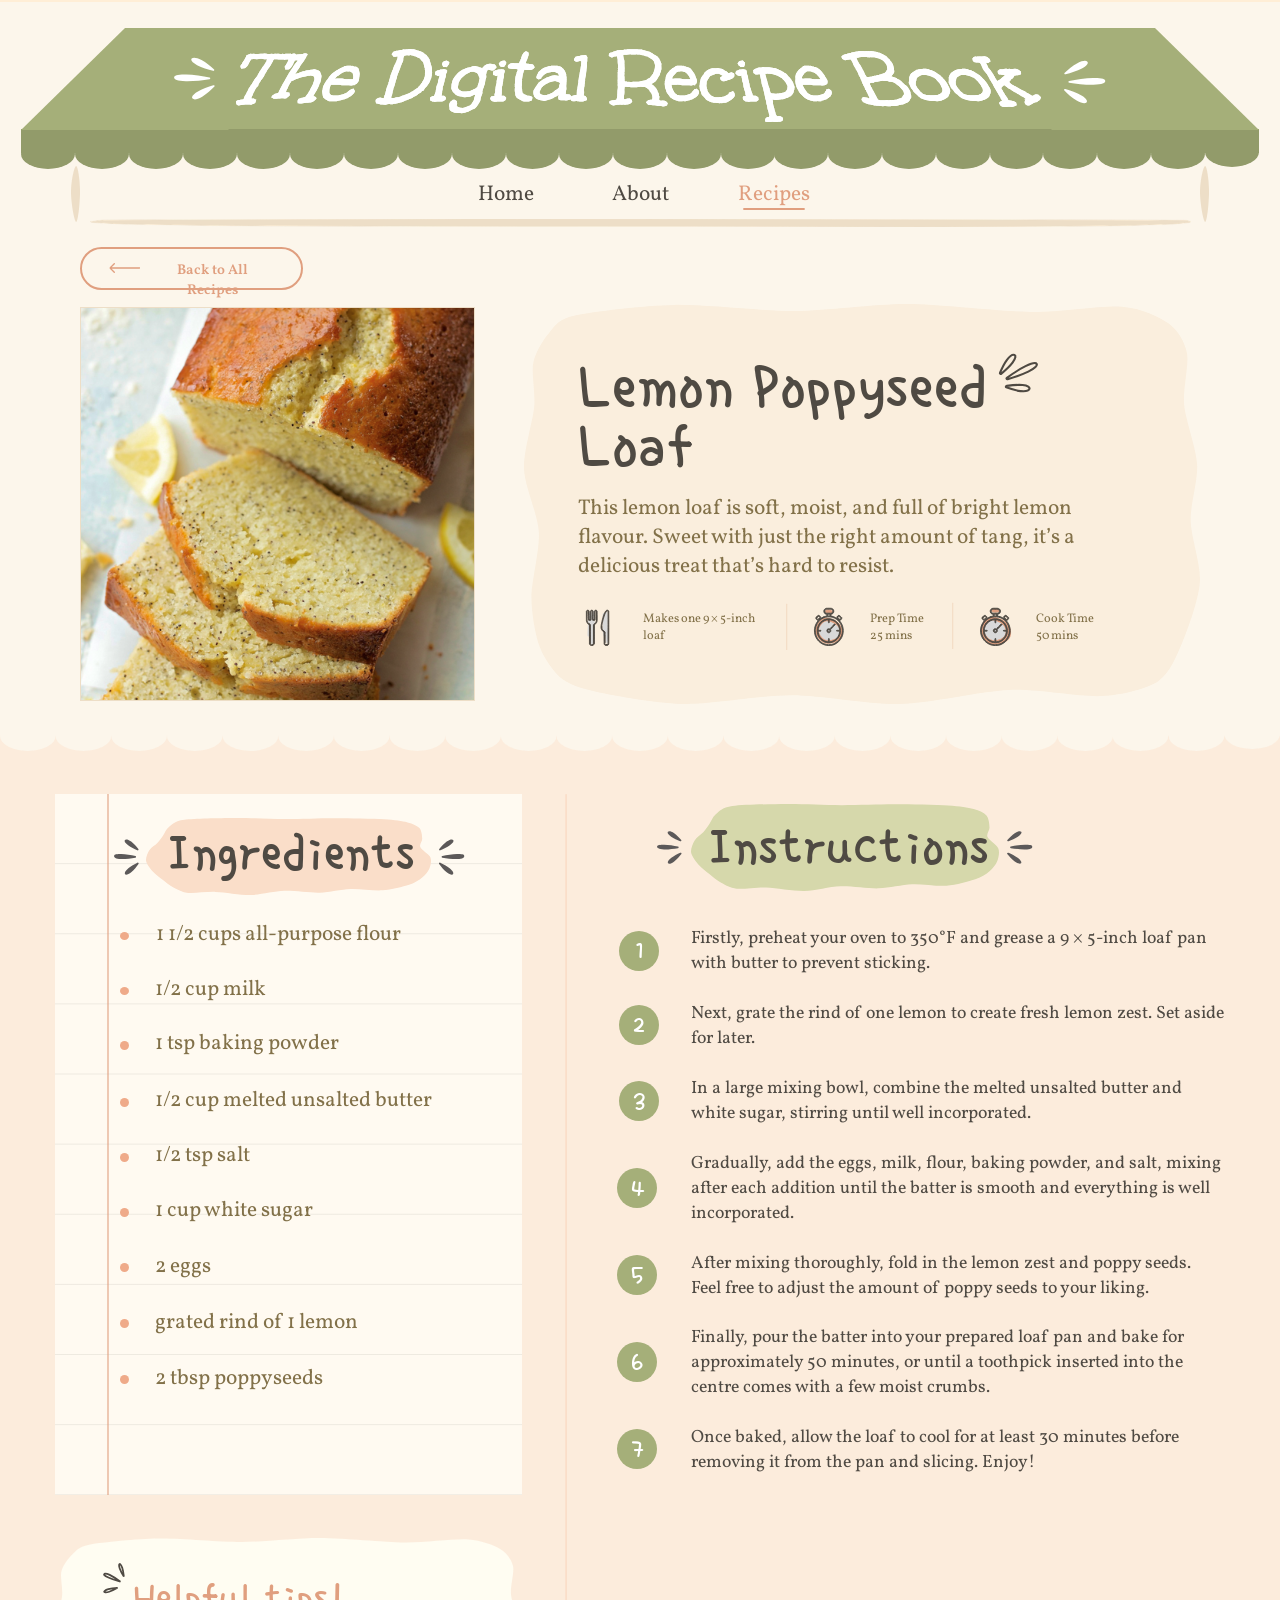
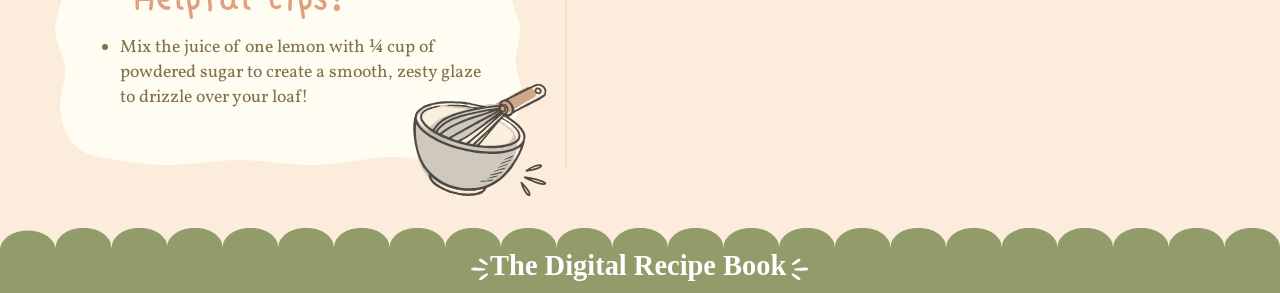
<file: digital-recipe-book/recipes/lemon-poppyseed-loaf.html>
<!DOCTYPE html>
<html lang="en">
<head>
  <meta charset="UTF-8" />
  <meta name="viewport" content="width=device-width, initial-scale=1" />
  <title>Lemon Poppyseed Loaf | The Digital Recipe Book</title>
  <link rel="stylesheet" href="../css/figma-frame.css?v=notebook-restore-v1" />
</head>
<body data-active="recipes">
  <div class="viewport">
    <div class="frame-scale" data-frame-scale>
      <div class="frame" data-figma-frame style="height:2130px;min-height:2130px">
<div class="fig" data-node-id="380:4455" data-name="Lemon Poppyseed Loaf" style="background:#ffeed6;position:relative;width:100%;height:100%;">
      <div class="fig" data-node-id="380:4456" data-name="Ingredients and Instructions" style="position:absolute;background:#fcecdc;height:1329px;left:0px;overflow:hidden;top:801px;width:1440px;">
        <div class="fig" data-node-id="380:4457" data-name="Footer" style="position:absolute;display:contents;left:0px;top:1256px;">
          <div class="fig" data-node-id="380:4458" style="position:absolute;display:flex;height:73px;align-items:center;justify-content:center;left:0px;top:1256px;width:1440px;">
            <div class="fig" style="flex:none;transform:rotate(180deg);">
              <div class="fig" data-name="Scallops Bottom" style="height:73px;position:relative;width:1440px;">
                <img alt="" class="fig" src="../assets/figma/f6530e7b-6aa2-490a-b851-b26a920d8111.svg"  style="position:absolute;display:block;top:0;right:0;bottom:0;left:0;max-width:none;width:100%;height:100%;">
              </div>
            </div>
          </div>
          <div class="fig" data-node-id="380:4483" data-name="The Digital Recipe Book" style="position:absolute;display:contents;left:530px;top:1280px;">
            <div class="fig" data-node-id="380:4484" style="position:absolute;display:flex;height:26.028px;align-items:center;justify-content:center;left:888px;top:1289px;width:22px;">
              <div class="fig" style="flex:none;transform:scaleY(-1) rotate(180deg);">
                <div class="fig" style="height:26.028px;position:relative;width:22px;">
                  <img alt="" class="fig" src="../assets/figma/25853771-6399-49a8-a04f-b49631fbca48.svg"  style="position:absolute;display:block;top:0;right:0;bottom:0;left:0;max-width:none;width:100%;height:100%;">
                </div>
              </div>
            </div>
            <div class="fig" data-node-id="380:4488" style="position:absolute;height:26.028px;left:530px;top:1289px;width:22px;">
              <img alt="" class="fig" src="../assets/figma/aebf6d9f-0d11-4507-9db7-e31c888b07f7.svg"  style="position:absolute;display:block;top:0;right:0;bottom:0;left:0;max-width:none;width:100%;height:100%;">
            </div>
            <p class="fig" data-node-id="380:4492" style="word-break:break-word;position:absolute;font-family:'Unkempt', Georgia, serif;font-weight:700;height:47px;line-height:normal;left:718px;font-style:normal;font-size:32px;text-align:center;color:#fff;top:1280px;width:362px;transform:translateX(-50%);">
              The Digital Recipe Book
            </p>
          </div>
        </div>
        <div class="fig" data-node-id="380:4493" data-name="Helpful Tips" style="position:absolute;display:contents;left:62px;top:929px;">
          <div class="fig" data-node-id="380:4494" data-name="Rectangular organic blob" style="position:absolute;height:256px;left:62px;top:929px;width:525px;">
            <img alt="" class="fig" src="../assets/figma/514858f4-4f2f-47df-8874-4dfc80e699d1.svg"  style="position:absolute;display:block;top:0;right:0;bottom:0;left:0;max-width:none;width:100%;height:100%;">
          </div>
          <ul class="fig" data-node-id="380:4495" style="word-break:break-word;position:absolute;display:block;font-family:'Vollkorn', Georgia, serif;font-weight:400;height:94px;line-height:0;left:105px;color:#827149;font-size:20px;top:1038px;width:439px;">
            <li class="fig" style="list-style-type:disc;margin-inline-start:30px;">
              <span class="fig" style="line-height:normal;">Mix the juice of one lemon with ¼ cup of powdered sugar to create a smooth, zesty glaze to drizzle over your loaf!</span>
            </li>
          </ul>
          <p class="fig" data-node-id="380:4496" style="white-space:nowrap;word-break:break-word;position:absolute;font-family:'Single Day', cursive;height:65px;line-height:normal;left:150px;font-style:normal;color:#e09f7f;font-size:48px;top:967px;width:239px;">
            Helpful tips!
          </p>
          <div class="fig" data-node-id="380:4497" style="position:absolute;display:flex;height:48.517px;align-items:center;justify-content:center;left:108px;top:951px;width:41.614px;">
            <div class="fig" style="flex:none;transform:rotate(24.59deg);">
              <div class="fig" style="height:41px;position:relative;width:27px;">
                <img alt="" class="fig" src="../assets/figma/072cbfa1-b14c-4d5b-995d-1964c61e7a7f.svg"  style="position:absolute;display:block;top:0;right:0;bottom:0;left:0;max-width:none;width:100%;height:100%;">
              </div>
            </div>
          </div>
          <div class="fig" data-node-id="380:4501" style="position:absolute;display:flex;height:48.521px;align-items:center;justify-content:center;left:578px;top:1176px;width:42.772px;">
            <div class="fig" style="flex:none;transform:rotate(-163.56deg);">
              <div class="fig" style="height:41px;position:relative;width:32.497px;">
                <img alt="" class="fig" src="../assets/figma/b02963f2-4d75-42ac-a491-26fa834e23af.svg"  style="position:absolute;display:block;top:0;right:0;bottom:0;left:0;max-width:none;width:100%;height:100%;">
              </div>
            </div>
          </div>
          <div class="fig" data-node-id="380:4505" data-name="Bowl & whisk · blob coloured" style="position:absolute;display:contents;left:450px;top:1066px;">
            <div class="fig" data-node-id="380:4506" data-name="Loose colour washes" style="position:absolute;height:141.789px;left:451px;top:1071px;width:139.684px;">
              <div class="fig" style="position:absolute;top:0;right:-8.82%;bottom:-0.89%;left:0;">
                <img alt="" class="fig" src="../assets/figma/52369021-b875-47e6-a478-a8d94ed52db2.svg"  style="display:block;max-width:none;width:100%;height:100%;">
              </div>
            </div>
            <div class="fig" data-node-id="380:4511" data-name="image 20_layerstyle" style="position:absolute;display:contents;height:168.253px;left:450px;top:1066px;width:166.644px;">
              <div class="fig" data-node-id="380:4512" style="position:absolute;display:flex;height:168.253px;align-items:center;justify-content:center;left:450px;top:1066px;width:166.644px;">
                <div class="fig" style="flex:none;transform:rotate(12.28deg);">
                  <div class="fig" data-name="Group" style="height:141.789px;position:relative;width:139.684px;">
                    <img alt="" class="fig" src="../assets/figma/76634f4e-4c58-487b-91df-c595543d1557.svg"  style="position:absolute;display:block;top:0;right:0;bottom:0;left:0;max-width:none;width:100%;height:100%;">
                  </div>
                </div>
              </div>
            </div>
          </div>
        </div>
        <div class="fig" data-node-id="383:4791" style="position:absolute;display:flex;height:1096.004px;align-items:center;justify-content:center;left:637.5px;top:92px;width:0px;">
          <div class="fig" style="flex:none;transform:rotate(-90deg);">
            <div class="fig" style="height:0px;position:relative;width:1096.004px;">
              <div class="fig" style="position:absolute;top:-2px;right:0;bottom:0;left:0;">
                <img alt="" class="fig" src="../assets/figma/bb409463-f860-4e04-9d7d-adaca14894c2.svg"  style="display:block;max-width:none;width:100%;height:100%;">
              </div>
            </div>
          </div>
        </div>
        <div class="fig" data-node-id="380:4525" data-name="Instructions" style="position:absolute;height:1032px;left:687px;overflow:hidden;top:92px;width:690px;">
          <div class="fig" data-node-id="380:4526" data-name="Steps" style="word-break:break-word;position:absolute;display:contents;font-family:'Vollkorn', Georgia, serif;font-weight:400;left:90px;color:#4f4a43;font-size:20px;top:149px;">
            <div class="fig" data-node-id="380:4527" style="position:absolute;height:55px;line-height:0;left:90px;top:149px;width:600px;white-space:pre-wrap;">
              <p class="fig" style="line-height:normal;margin-bottom:0px;">Firstly, preheat your oven to 350°F and grease a 9 × 5-inch loaf pan with butter to prevent sticking.</p>
              <p class="fig" style="line-height:normal;margin-bottom:0px;">
                <br aria-hidden>
                <br aria-hidden>
              </p>
              <p class="fig" style="line-height:normal;margin-bottom:0px;">​</p>
              <p class="fig" style="line-height:normal;">​</p>
            </div>
            <p class="fig" data-node-id="380:4528" style="position:absolute;height:55px;line-height:normal;left:90px;top:318px;width:600px;">
              In a large mixing bowl, combine the melted unsalted butter and white sugar, stirring until well incorporated.
            </p>
            <div class="fig" data-node-id="380:4529" style="position:absolute;height:56px;line-height:0;left:90px;top:233px;width:600px;white-space:pre-wrap;">
              <p class="fig" style="line-height:normal;margin-bottom:0px;">Next, grate the rind of one lemon to create fresh lemon zest. Set aside for later.</p>
              <p class="fig" style="line-height:normal;margin-bottom:0px;">
                <br aria-hidden>
                <br aria-hidden>
              </p>
              <p class="fig" style="line-height:normal;margin-bottom:0px;">​</p>
              <p class="fig" style="line-height:normal;">​</p>
            </div>
            <p class="fig" data-node-id="380:4530" style="position:absolute;height:83px;line-height:normal;left:90px;top:402px;width:600px;">
              Gradually, add the eggs, milk, flour, baking powder, and salt, mixing after each addition until the batter is smooth and everything is well incorporated.
            </p>
            <p class="fig" data-node-id="380:4531" style="position:absolute;height:55px;line-height:normal;left:90px;top:514px;width:600px;">
              After mixing thoroughly, fold in the lemon zest and poppy seeds. Feel free to adjust the amount of poppy seeds to your liking.
            </p>
            <p class="fig" data-node-id="380:4532" style="position:absolute;height:83px;line-height:normal;left:90px;top:598px;width:600px;">
              Finally, pour the batter into your prepared loaf pan and bake for approximately 50 minutes, or until a toothpick inserted into the centre comes with a few moist crumbs.
            </p>
            <p class="fig" data-node-id="380:4533" style="position:absolute;height:55px;line-height:normal;left:90px;top:710px;width:600px;">
              Once baked, allow the loaf to cool for at least 30 minutes before removing it from the pan and slicing. Enjoy!
            </p>
          </div>
          <div class="fig" data-node-id="380:4535" data-name="Title" style="position:absolute;display:contents;left:90px;top:12px;">
            <div class="fig" data-node-id="380:4536" data-name="Vector" style="position:absolute;height:97px;left:90px;top:12px;width:347px;">
              <img alt="" class="fig" src="../assets/figma/6e40e00b-75e3-40d1-a737-a227cd5950b5.svg"  style="position:absolute;display:block;top:0;right:0;bottom:0;left:0;max-width:none;width:100%;height:100%;">
            </div>
            <p class="fig" data-node-id="380:4537" style="white-space:nowrap;word-break:break-word;position:absolute;font-family:'Single Day', cursive;height:80px;line-height:normal;left:110px;font-style:normal;color:#4f4a43;font-size:64px;top:21px;width:320px;">
              Instructions
            </p>
          </div>
          <div class="fig" data-node-id="380:4538" style="position:absolute;display:contents;left:9px;top:154px;">
            <div class="fig" data-node-id="380:4539" style="position:absolute;left:9px;width:45px;height:45px;top:154px;">
              <img alt="" class="fig" src="../assets/figma/0ca9d8e5-ce16-4ea0-8aad-e3dca38bca54.svg"  style="position:absolute;display:block;top:0;right:0;bottom:0;left:0;max-width:none;width:100%;height:100%;">
            </div>
            <p class="fig" data-node-id="380:4540" style="white-space:nowrap;word-break:break-word;position:absolute;font-family:'Single Day', cursive;height:40px;line-height:normal;left:27px;font-style:normal;font-size:32px;color:#fff;top:157px;width:10px;">
              1
            </p>
          </div>
          <div class="fig" data-node-id="380:4541" style="position:absolute;display:contents;left:9px;top:238px;">
            <div class="fig" data-node-id="380:4542" style="position:absolute;left:9px;width:45px;height:45px;top:238px;">
              <img alt="" class="fig" src="../assets/figma/0ca9d8e5-ce16-4ea0-8aad-e3dca38bca54.svg"  style="position:absolute;display:block;top:0;right:0;bottom:0;left:0;max-width:none;width:100%;height:100%;">
            </div>
            <p class="fig" data-node-id="380:4543" style="white-space:nowrap;word-break:break-word;position:absolute;font-family:'Single Day', cursive;height:40px;line-height:normal;left:25px;font-style:normal;font-size:32px;color:#fff;top:241px;width:13px;">
              2
            </p>
          </div>
          <div class="fig" data-node-id="380:4544" style="position:absolute;display:contents;left:9px;top:323px;">
            <div class="fig" data-node-id="380:4545" style="position:absolute;left:9px;width:45px;height:45px;top:323px;">
              <img alt="" class="fig" src="../assets/figma/0ca9d8e5-ce16-4ea0-8aad-e3dca38bca54.svg"  style="position:absolute;display:block;top:0;right:0;bottom:0;left:0;max-width:none;width:100%;height:100%;">
            </div>
            <p class="fig" data-node-id="380:4546" style="white-space:nowrap;word-break:break-word;position:absolute;font-family:'Single Day', cursive;height:40px;line-height:normal;left:25px;font-style:normal;font-size:32px;color:#fff;top:326px;width:13px;">
              3
            </p>
          </div>
          <div class="fig" data-node-id="380:4547" style="position:absolute;display:contents;left:7px;top:421px;">
            <div class="fig" data-node-id="380:4548" style="position:absolute;left:7px;width:45px;height:45px;top:421px;">
              <img alt="" class="fig" src="../assets/figma/0ca9d8e5-ce16-4ea0-8aad-e3dca38bca54.svg"  style="position:absolute;display:block;top:0;right:0;bottom:0;left:0;max-width:none;width:100%;height:100%;">
            </div>
            <p class="fig" data-node-id="380:4549" style="white-space:nowrap;word-break:break-word;position:absolute;font-family:'Single Day', cursive;height:40px;line-height:normal;left:23px;font-style:normal;font-size:32px;color:#fff;top:424px;width:13px;">
              4
            </p>
          </div>
          <div class="fig" data-node-id="380:4550" style="position:absolute;display:contents;left:7px;top:519px;">
            <div class="fig" data-node-id="380:4551" style="position:absolute;left:7px;width:45px;height:45px;top:519px;">
              <img alt="" class="fig" src="../assets/figma/0ca9d8e5-ce16-4ea0-8aad-e3dca38bca54.svg"  style="position:absolute;display:block;top:0;right:0;bottom:0;left:0;max-width:none;width:100%;height:100%;">
            </div>
            <p class="fig" data-node-id="380:4552" style="white-space:nowrap;word-break:break-word;position:absolute;font-family:'Single Day', cursive;height:40px;line-height:normal;left:23px;font-style:normal;font-size:32px;color:#fff;top:522px;width:13px;">
              5
            </p>
          </div>
          <div class="fig" data-node-id="380:4553" style="position:absolute;display:contents;left:7px;top:617px;">
            <div class="fig" data-node-id="380:4554" style="position:absolute;left:7px;width:45px;height:45px;top:617px;">
              <img alt="" class="fig" src="../assets/figma/0ca9d8e5-ce16-4ea0-8aad-e3dca38bca54.svg"  style="position:absolute;display:block;top:0;right:0;bottom:0;left:0;max-width:none;width:100%;height:100%;">
            </div>
            <p class="fig" data-node-id="380:4555" style="white-space:nowrap;word-break:break-word;position:absolute;font-family:'Single Day', cursive;height:40px;line-height:normal;left:23px;font-style:normal;font-size:32px;color:#fff;top:620px;width:13px;">
              6
            </p>
          </div>
          <div class="fig" data-node-id="380:4556" style="position:absolute;display:contents;left:7px;top:715px;">
            <div class="fig" data-node-id="380:4557" style="position:absolute;left:7px;width:45px;height:45px;top:715px;">
              <img alt="" class="fig" src="../assets/figma/0ca9d8e5-ce16-4ea0-8aad-e3dca38bca54.svg"  style="position:absolute;display:block;top:0;right:0;bottom:0;left:0;max-width:none;width:100%;height:100%;">
            </div>
            <p class="fig" data-node-id="380:4558" style="white-space:nowrap;word-break:break-word;position:absolute;font-family:'Single Day', cursive;height:40px;line-height:normal;left:23px;font-style:normal;font-size:32px;color:#fff;top:718px;width:13px;">
              7
            </p>
          </div>
          <div class="fig" data-node-id="380:4562" style="position:absolute;display:flex;height:39.028px;align-items:center;justify-content:center;left:443px;top:41px;width:32.084px;">
            <div class="fig" style="flex:none;transform:scaleY(-1) rotate(180deg);">
              <div class="fig" style="height:39.028px;position:relative;width:32.084px;">
                <img alt="" class="fig" src="../assets/figma/a0c5a36a-e1dd-4613-b1c2-f33a17fbea48.svg"  style="position:absolute;display:block;top:0;right:0;bottom:0;left:0;max-width:none;width:100%;height:100%;">
              </div>
            </div>
          </div>
          <div class="fig" data-node-id="380:4566" style="position:absolute;height:39.028px;left:52px;top:41px;width:32.084px;">
            <img alt="" class="fig" src="../assets/figma/24fed53c-375a-4bbe-8d37-3739dd93383b.svg"  style="position:absolute;display:block;top:0;right:0;bottom:0;left:0;max-width:none;width:100%;height:100%;">
          </div>
        </div>
        <div class="fig" data-node-id="380:4570" data-name="Scallops" style="position:absolute;height:44.365px;left:0px;top:0px;width:1440px;">
          <img alt="" class="fig" src="../assets/figma/78fac445-055e-4065-a2bf-ff1f4933aeb2.svg"  style="position:absolute;display:block;top:0;right:0;bottom:0;left:0;max-width:none;width:100%;height:100%;">
        </div>
        <div class="fig" data-node-id="380:4595" data-name="Ingredients" style="position:absolute;display:contents;left:62px;top:92px;">
          <div class="fig" data-node-id="383:4789" style="position:absolute;height:789px;left:62px;top:92px;width:525px;">
            <div aria-hidden class="fig" style="position:absolute;top:0;right:0;bottom:0;left:0;pointer-events:none;">
              <div class="fig"  style="position:absolute;background:#fffaf1;top:0;right:0;bottom:0;left:0;"></div>
              <div class="notebook-lines" data-line-count="10" data-margin="1" aria-hidden="true"></div>
            </div>
          </div>
          <div class="fig" data-node-id="380:4597" style="position:absolute;display:contents;left:135px;top:234px;">
            <div class="fig" data-node-id="380:4598" style="position:absolute;display:contents;left:135px;top:545px;">
              <p class="fig" data-node-id="380:4599" style="word-break:break-word;position:absolute;font-family:'Vollkorn', Georgia, serif;font-weight:400;height:46.626px;line-height:normal;left:174px;color:#827149;font-size:24px;top:545px;width:271px;">1 cup white sugar </p>
              <div class="fig" data-node-id="380:4600" style="position:absolute;left:135px;width:9.717px;height:9.717px;top:558.21px;">
                <img alt="" class="fig" src="../assets/figma/3eb53170-95fc-4823-9bea-91c10c6b47b4.svg"  style="position:absolute;display:block;top:0;right:0;bottom:0;left:0;max-width:none;width:100%;height:100%;">
              </div>
            </div>
            <div class="fig" data-node-id="380:4601" style="position:absolute;display:contents;left:135px;top:607px;">
              <p class="fig" data-node-id="380:4602" style="word-break:break-word;position:absolute;font-family:'Vollkorn', Georgia, serif;font-weight:400;height:46.626px;line-height:normal;left:174px;color:#827149;font-size:24px;top:607px;width:271px;">
                2 eggs
              </p>
              <div class="fig" data-node-id="380:4603" style="position:absolute;left:135px;width:9.717px;height:9.717px;top:620.21px;">
                <img alt="" class="fig" src="../assets/figma/3eb53170-95fc-4823-9bea-91c10c6b47b4.svg"  style="position:absolute;display:block;top:0;right:0;bottom:0;left:0;max-width:none;width:100%;height:100%;">
              </div>
            </div>
            <div class="fig" data-node-id="380:4604" style="position:absolute;display:contents;left:135px;top:670px;">
              <p class="fig" data-node-id="380:4605" style="word-break:break-word;position:absolute;font-family:'Vollkorn', Georgia, serif;font-weight:400;height:46.626px;line-height:normal;left:174px;color:#827149;font-size:24px;top:670px;width:271px;">
                grated rind of 1 lemon
              </p>
              <div class="fig" data-node-id="380:4606" style="position:absolute;left:135px;width:9.717px;height:9.717px;top:683.21px;">
                <img alt="" class="fig" src="../assets/figma/3eb53170-95fc-4823-9bea-91c10c6b47b4.svg"  style="position:absolute;display:block;top:0;right:0;bottom:0;left:0;max-width:none;width:100%;height:100%;">
              </div>
            </div>
            <div class="fig" data-node-id="383:4785" style="position:absolute;display:contents;left:135px;top:733px;">
              <p class="fig" data-node-id="383:4786" style="word-break:break-word;position:absolute;font-family:'Vollkorn', Georgia, serif;font-weight:400;height:46.626px;line-height:normal;left:174px;color:#827149;font-size:24px;top:733px;width:271px;">
                2 tbsp poppyseeds
              </p>
              <div class="fig" data-node-id="383:4787" style="position:absolute;left:135px;width:9.717px;height:9.717px;top:746.21px;">
                <img alt="" class="fig" src="../assets/figma/3eb53170-95fc-4823-9bea-91c10c6b47b4.svg"  style="position:absolute;display:block;top:0;right:0;bottom:0;left:0;max-width:none;width:100%;height:100%;">
              </div>
            </div>
            <div class="fig" data-node-id="380:4607" style="position:absolute;display:contents;left:135px;top:483px;">
              <p class="fig" data-node-id="380:4608" style="word-break:break-word;position:absolute;font-family:'Vollkorn', Georgia, serif;font-weight:400;height:46.626px;line-height:normal;left:174px;color:#827149;font-size:24px;top:483px;width:271px;">1/2 tsp salt </p>
              <div class="fig" data-node-id="380:4609" style="position:absolute;left:135px;width:9.717px;height:9.717px;top:496.21px;">
                <img alt="" class="fig" src="../assets/figma/3eb53170-95fc-4823-9bea-91c10c6b47b4.svg"  style="position:absolute;display:block;top:0;right:0;bottom:0;left:0;max-width:none;width:100%;height:100%;">
              </div>
            </div>
            <div class="fig" data-node-id="380:4610" style="position:absolute;display:contents;left:135px;top:421px;">
              <p class="fig" data-node-id="380:4611" style="word-break:break-word;position:absolute;font-family:'Vollkorn', Georgia, serif;font-weight:400;height:47px;line-height:normal;left:174px;color:#827149;font-size:24px;top:421px;width:413px;">
                1/2 cup melted unsalted butter
              </p>
              <div class="fig" data-node-id="380:4612" style="position:absolute;left:135px;width:9.717px;height:9.717px;top:434.21px;">
                <img alt="" class="fig" src="../assets/figma/3eb53170-95fc-4823-9bea-91c10c6b47b4.svg"  style="position:absolute;display:block;top:0;right:0;bottom:0;left:0;max-width:none;width:100%;height:100%;">
              </div>
            </div>
            <div class="fig" data-node-id="380:4613" style="position:absolute;display:contents;left:135px;top:357px;">
              <p class="fig" data-node-id="380:4614" style="word-break:break-word;position:absolute;font-family:'Vollkorn', Georgia, serif;font-weight:400;height:46.626px;line-height:normal;left:174px;color:#827149;font-size:24px;top:357px;width:271px;">1 tsp baking powder </p>
              <div class="fig" data-node-id="380:4615" style="position:absolute;left:135px;width:9.717px;height:9.717px;top:370.21px;">
                <img alt="" class="fig" src="../assets/figma/3eb53170-95fc-4823-9bea-91c10c6b47b4.svg"  style="position:absolute;display:block;top:0;right:0;bottom:0;left:0;max-width:none;width:100%;height:100%;">
              </div>
            </div>
            <div class="fig" data-node-id="380:4616" style="position:absolute;display:contents;left:135px;top:296px;">
              <p class="fig" data-node-id="380:4617" style="word-break:break-word;position:absolute;font-family:'Vollkorn', Georgia, serif;font-weight:400;height:46.626px;line-height:normal;left:174px;color:#827149;font-size:24px;top:296px;width:333px;">
                1/2 cup milk
              </p>
              <div class="fig" data-node-id="380:4618" style="position:absolute;left:135px;width:9.717px;height:9.717px;top:309.21px;">
                <img alt="" class="fig" src="../assets/figma/3eb53170-95fc-4823-9bea-91c10c6b47b4.svg"  style="position:absolute;display:block;top:0;right:0;bottom:0;left:0;max-width:none;width:100%;height:100%;">
              </div>
            </div>
            <div class="fig" data-node-id="380:4619" style="position:absolute;display:contents;left:135px;top:234px;">
              <p class="fig" data-node-id="380:4620" style="word-break:break-word;position:absolute;font-family:'Vollkorn', Georgia, serif;font-weight:400;height:47px;line-height:normal;left:176px;color:#827149;font-size:24px;top:234px;width:313px;">1 1/2 cups all-purpose flour </p>
              <div class="fig" data-node-id="380:4621" style="position:absolute;left:135px;width:9.717px;height:9.717px;top:247.21px;">
                <img alt="" class="fig" src="../assets/figma/3eb53170-95fc-4823-9bea-91c10c6b47b4.svg"  style="position:absolute;display:block;top:0;right:0;bottom:0;left:0;max-width:none;width:100%;height:100%;">
              </div>
            </div>
          </div>
          <div class="fig" data-node-id="380:4622" data-name="Title" style="position:absolute;display:contents;left:164px;top:119.51px;">
            <div class="fig" data-node-id="380:4623" data-name="Vector" style="position:absolute;height:86.936px;left:164px;top:119.51px;width:321px;">
              <img alt="" class="fig" src="../assets/figma/99591c2a-6076-4325-a50b-67b87a017880.svg"  style="position:absolute;display:block;top:0;right:0;bottom:0;left:0;max-width:none;width:100%;height:100%;">
            </div>
            <p class="fig" data-node-id="380:4624" style="white-space:nowrap;word-break:break-word;position:absolute;font-family:'Single Day', cursive;height:81.434px;line-height:normal;left:188px;font-style:normal;color:#4f4a43;font-size:64px;top:119.51px;width:282px;">
              Ingredients
            </p>
          </div>
          <div class="fig" data-node-id="380:4625" style="position:absolute;display:flex;height:42.949px;align-items:center;justify-content:center;left:490px;top:141.52px;width:32.084px;">
            <div class="fig" style="flex:none;transform:scaleY(-1) rotate(180deg);">
              <div class="fig" style="height:42.949px;position:relative;width:32.084px;">
                <img alt="" class="fig" src="../assets/figma/021b6ccd-4331-4167-802a-b5c3dcc17da3.svg"  style="position:absolute;display:block;top:0;right:0;bottom:0;left:0;max-width:none;width:100%;height:100%;">
              </div>
            </div>
          </div>
          <div class="fig" data-node-id="380:4629" style="position:absolute;height:42.949px;left:128px;top:141.52px;width:32.084px;">
            <img alt="" class="fig" src="../assets/figma/2c980bd4-cea0-4828-b520-ee090f14e0c9.svg"  style="position:absolute;display:block;top:0;right:0;bottom:0;left:0;max-width:none;width:100%;height:100%;">
          </div>
        </div>
      </div>
      <div class="fig" data-node-id="380:4633" data-name="Header" style="position:absolute;background:#fcf6eb;height:799px;left:0px;right:0px;top:2px;">
        <div class="fig" data-node-id="380:4634" data-name="Cookie" style="position:absolute;border-width:1px;border-color:#eddec7;border-style:solid;left:90px;width:444px;height:444px;top:343px;">
          <img alt="" class="fig" src="../assets/figma/82f3c7e0-1a27-4a41-8d2b-9fd87d892523.png"  style="position:absolute;top:0;right:0;bottom:0;left:0;max-width:none;object-position:bottom;pointer-events:none;width:100%;height:100%;">
        </div>
        <div class="fig" data-node-id="380:4635" data-name="Back to All Recipes Button" style="position:absolute;display:contents;left:90px;top:276px;">
          <div class="fig" data-node-id="380:4636"  style="position:absolute;background:#fcf6eb;border-width:3px;border-color:#e09f7f;border-style:solid;height:48px;left:90px;border-radius:28px;top:276px;width:251px;"></div>
          <div class="fig" data-node-id="380:4637" style="position:absolute;display:contents;left:124px;top:290px;">
            <div class="fig" data-node-id="380:4638" style="position:absolute;display:flex;height:0px;align-items:center;justify-content:center;left:124px;top:300px;width:33px;">
              <div class="fig" style="flex:none;transform:scaleY(-1) rotate(180deg);">
                <div class="fig" style="height:0px;position:relative;width:33px;">
                  <div class="fig" style="position:absolute;top:-5.52px;right:-2.27%;bottom:-5.52px;left:-2.27%;">
                    <img alt="" class="fig" src="../assets/figma/3f725cc6-de5a-4fbf-8c61-44062469ed5f.svg"  style="display:block;max-width:none;width:100%;height:100%;">
                  </div>
                </div>
              </div>
            </div>
            <p class="fig" data-node-id="380:4639" style="word-break:break-word;position:absolute;font-family:'Vollkorn', Georgia, serif;font-weight:600;height:20px;line-height:normal;left:239px;color:#e09f7f;font-size:16px;text-align:center;top:290px;width:138px;transform:translateX(-50%);">
              Back to All Recipes
            </p>
          </div>
        </div>
        <div class="fig" data-node-id="380:4640" data-name="Awning" style="position:absolute;display:contents;left:6px;top:29px;">
          <div class="fig" data-node-id="380:4641" data-name="Scallops" style="position:absolute;display:contents;left:24px;top:143.6px;">
            <div class="fig" data-node-id="380:4642" style="position:absolute;height:33.995px;left:205.6px;top:153.97px;width:60.522px;">
              <img alt="" class="fig" src="../assets/figma/1b22c51e-d118-4141-aba9-0067dfdb8283.svg"  style="position:absolute;display:block;top:0;right:0;bottom:0;left:0;max-width:none;width:100%;height:100%;">
            </div>
            <div class="fig" data-node-id="380:4643" style="position:absolute;height:33.995px;left:447.7px;top:153.97px;width:60.522px;">
              <img alt="" class="fig" src="../assets/figma/1b22c51e-d118-4141-aba9-0067dfdb8283.svg"  style="position:absolute;display:block;top:0;right:0;bottom:0;left:0;max-width:none;width:100%;height:100%;">
            </div>
            <div class="fig" data-node-id="380:4644" style="position:absolute;height:33.995px;left:266.1px;top:153.97px;width:60.522px;">
              <img alt="" class="fig" src="../assets/figma/1b22c51e-d118-4141-aba9-0067dfdb8283.svg"  style="position:absolute;display:block;top:0;right:0;bottom:0;left:0;max-width:none;width:100%;height:100%;">
            </div>
            <div class="fig" data-node-id="380:4645" style="position:absolute;height:33.995px;left:326.6px;top:153.97px;width:60.522px;">
              <img alt="" class="fig" src="../assets/figma/1b22c51e-d118-4141-aba9-0067dfdb8283.svg"  style="position:absolute;display:block;top:0;right:0;bottom:0;left:0;max-width:none;width:100%;height:100%;">
            </div>
            <div class="fig" data-node-id="380:4646" style="position:absolute;height:33.995px;left:24px;top:153.97px;width:60.522px;">
              <img alt="" class="fig" src="../assets/figma/1b22c51e-d118-4141-aba9-0067dfdb8283.svg"  style="position:absolute;display:block;top:0;right:0;bottom:0;left:0;max-width:none;width:100%;height:100%;">
            </div>
            <div class="fig" data-node-id="380:4647" style="position:absolute;height:33.995px;left:508.2px;top:153.97px;width:60.522px;">
              <img alt="" class="fig" src="../assets/figma/1b22c51e-d118-4141-aba9-0067dfdb8283.svg"  style="position:absolute;display:block;top:0;right:0;bottom:0;left:0;max-width:none;width:100%;height:100%;">
            </div>
            <div class="fig" data-node-id="380:4648" style="position:absolute;height:33.995px;left:568.7px;top:153.97px;width:60.522px;">
              <img alt="" class="fig" src="../assets/figma/1b22c51e-d118-4141-aba9-0067dfdb8283.svg"  style="position:absolute;display:block;top:0;right:0;bottom:0;left:0;max-width:none;width:100%;height:100%;">
            </div>
            <div class="fig" data-node-id="380:4649" style="position:absolute;height:33.995px;left:629.2px;top:153.97px;width:60.522px;">
              <img alt="" class="fig" src="../assets/figma/bab39559-a87d-42f4-a1f4-69b54e674dd0.svg"  style="position:absolute;display:block;top:0;right:0;bottom:0;left:0;max-width:none;width:100%;height:100%;">
            </div>
            <div class="fig" data-node-id="380:4650" style="position:absolute;height:33.995px;left:750.3px;top:153.97px;width:60.522px;">
              <img alt="" class="fig" src="../assets/figma/bab39559-a87d-42f4-a1f4-69b54e674dd0.svg"  style="position:absolute;display:block;top:0;right:0;bottom:0;left:0;max-width:none;width:100%;height:100%;">
            </div>
            <div class="fig" data-node-id="380:4651" style="position:absolute;height:33.995px;left:871.3px;top:153.97px;width:60.522px;">
              <img alt="" class="fig" src="../assets/figma/bab39559-a87d-42f4-a1f4-69b54e674dd0.svg"  style="position:absolute;display:block;top:0;right:0;bottom:0;left:0;max-width:none;width:100%;height:100%;">
            </div>
            <div class="fig" data-node-id="380:4652" style="position:absolute;height:33.995px;left:689.7px;top:153.97px;width:60.522px;">
              <img alt="" class="fig" src="../assets/figma/bab39559-a87d-42f4-a1f4-69b54e674dd0.svg"  style="position:absolute;display:block;top:0;right:0;bottom:0;left:0;max-width:none;width:100%;height:100%;">
            </div>
            <div class="fig" data-node-id="380:4653" style="position:absolute;height:33.995px;left:810.8px;top:153.97px;width:60.522px;">
              <img alt="" class="fig" src="../assets/figma/bab39559-a87d-42f4-a1f4-69b54e674dd0.svg"  style="position:absolute;display:block;top:0;right:0;bottom:0;left:0;max-width:none;width:100%;height:100%;">
            </div>
            <div class="fig" data-node-id="380:4654" style="position:absolute;height:33.995px;left:1052.9px;top:153.97px;width:60.522px;">
              <img alt="" class="fig" src="../assets/figma/bab39559-a87d-42f4-a1f4-69b54e674dd0.svg"  style="position:absolute;display:block;top:0;right:0;bottom:0;left:0;max-width:none;width:100%;height:100%;">
            </div>
            <div class="fig" data-node-id="380:4655" style="position:absolute;height:33.995px;left:931.8px;top:153.97px;width:60.522px;">
              <img alt="" class="fig" src="../assets/figma/bab39559-a87d-42f4-a1f4-69b54e674dd0.svg"  style="position:absolute;display:block;top:0;right:0;bottom:0;left:0;max-width:none;width:100%;height:100%;">
            </div>
            <div class="fig" data-node-id="380:4656" style="position:absolute;height:33.995px;left:1113.4px;top:153.97px;width:60.522px;">
              <img alt="" class="fig" src="../assets/figma/bab39559-a87d-42f4-a1f4-69b54e674dd0.svg"  style="position:absolute;display:block;top:0;right:0;bottom:0;left:0;max-width:none;width:100%;height:100%;">
            </div>
            <div class="fig" data-node-id="380:4657" style="position:absolute;height:33.995px;left:1173.9px;top:153.97px;width:60.522px;">
              <img alt="" class="fig" src="../assets/figma/bab39559-a87d-42f4-a1f4-69b54e674dd0.svg"  style="position:absolute;display:block;top:0;right:0;bottom:0;left:0;max-width:none;width:100%;height:100%;">
            </div>
            <div class="fig" data-node-id="380:4658" style="position:absolute;height:33.995px;left:992.3px;top:153.97px;width:60.522px;">
              <img alt="" class="fig" src="../assets/figma/bab39559-a87d-42f4-a1f4-69b54e674dd0.svg"  style="position:absolute;display:block;top:0;right:0;bottom:0;left:0;max-width:none;width:100%;height:100%;">
            </div>
            <div class="fig" data-node-id="380:4659" style="position:absolute;height:33.995px;left:1234px;top:153.97px;width:60.522px;">
              <img alt="" class="fig" src="../assets/figma/bab39559-a87d-42f4-a1f4-69b54e674dd0.svg"  style="position:absolute;display:block;top:0;right:0;bottom:0;left:0;max-width:none;width:100%;height:100%;">
            </div>
            <div class="fig" data-node-id="380:4660" style="position:absolute;height:33.995px;left:1355.5px;top:151.7px;width:60.522px;">
              <img alt="" class="fig" src="../assets/figma/bab39559-a87d-42f4-a1f4-69b54e674dd0.svg"  style="position:absolute;display:block;top:0;right:0;bottom:0;left:0;max-width:none;width:100%;height:100%;">
            </div>
            <div class="fig" data-node-id="380:4661" style="position:absolute;height:33.995px;left:1295px;top:153.97px;width:60.522px;">
              <img alt="" class="fig" src="../assets/figma/bab39559-a87d-42f4-a1f4-69b54e674dd0.svg"  style="position:absolute;display:block;top:0;right:0;bottom:0;left:0;max-width:none;width:100%;height:100%;">
            </div>
            <div class="fig" data-node-id="380:4662" style="position:absolute;height:33.995px;left:387.1px;top:153.97px;width:60.522px;">
              <img alt="" class="fig" src="../assets/figma/1b22c51e-d118-4141-aba9-0067dfdb8283.svg"  style="position:absolute;display:block;top:0;right:0;bottom:0;left:0;max-width:none;width:100%;height:100%;">
            </div>
            <div class="fig" data-node-id="380:4663" style="position:absolute;height:33.995px;left:84.52px;top:153.97px;width:60.522px;">
              <img alt="" class="fig" src="../assets/figma/1b22c51e-d118-4141-aba9-0067dfdb8283.svg"  style="position:absolute;display:block;top:0;right:0;bottom:0;left:0;max-width:none;width:100%;height:100%;">
            </div>
            <div class="fig" data-node-id="380:4664" style="position:absolute;height:33.995px;left:145px;top:153.97px;width:60.522px;">
              <img alt="" class="fig" src="../assets/figma/1b22c51e-d118-4141-aba9-0067dfdb8283.svg"  style="position:absolute;display:block;top:0;right:0;bottom:0;left:0;max-width:none;width:100%;height:100%;">
            </div>
            <div class="fig" data-node-id="380:4665" style="position:absolute;height:27.003px;left:24px;top:143.6px;width:1392px;">
              <img alt="" class="fig" src="../assets/figma/7a3b7abb-fed2-41e8-897b-5883ed11a433.svg"  style="position:absolute;display:block;top:0;right:0;bottom:0;left:0;max-width:none;width:100%;height:100%;">
            </div>
          </div>
          <div class="fig" data-node-id="380:4666" style="position:absolute;height:153.133px;left:6px;top:29px;width:270px;">
            <div class="fig" style="position:absolute;left:6.7%;right:6.7%;top:0px;">
              <img alt="" class="fig" src="../assets/figma/9be25c58-de03-4315-a683-163d2f74ebca.svg"  style="display:block;max-width:none;width:100%;height:100%;">
            </div>
          </div>
          <div class="fig" data-node-id="380:4667" style="position:absolute;height:153.133px;left:1164px;top:29px;width:270px;">
            <div class="fig" style="position:absolute;left:6.7%;right:6.7%;top:0px;">
              <img alt="" class="fig" src="../assets/figma/53a28a69-2308-430e-b54d-348d3ac4ecfc.svg"  style="display:block;max-width:none;width:100%;height:100%;">
            </div>
          </div>
          <div class="fig" data-node-id="380:4668"  style="position:absolute;background:#a5af79;height:114.672px;left:141px;top:29px;width:1158px;"></div>
          <div class="fig" data-node-id="380:4669" data-name="Title Embellishment" style="position:absolute;left:195.40px;top:60.48px;width:51.19px;height:51.62px"><img alt="" class="fig" src="../assets/figma/embellish-447-6583.svg" style="position:absolute;display:block;top:0;right:0;bottom:0;left:0;max-width:none;width:100%;height:100%;"></div>
          <div class="fig" data-node-id="380:4673" data-name="Title Embellishment" style="position:absolute;left:1191.95px;top:64.47px;width:51.19px;height:51.62px;transform:scaleX(-1);"><img alt="" class="fig" src="../assets/figma/embellish-447-6583.svg" style="position:absolute;display:block;top:0;right:0;bottom:0;left:0;max-width:none;width:100%;height:100%;"></div>
          <div class="fig" data-node-id="380:4677" data-name="The Digital Recipe Book" style="position:absolute;height:80.383px;left:267px;top:53.73px;width:903px;">
            <div class="fig" style="position:absolute;top:-1.24%;right:-0.13%;bottom:-1.24%;left:-0.11%;">
              <img alt="" class="fig" src="../assets/figma/8c29acfe-0ad7-4b4b-a548-231dfc8d147f.svg"  style="display:block;max-width:none;width:100%;height:100%;">
            </div>
          </div>
          <div class="fig" data-node-id="380:4678" data-name="The Digital Recipe Book" style="position:absolute;height:80.383px;left:267px;top:53.73px;width:903px;">
            <div class="fig" style="position:absolute;top:-1.24%;right:-0.13%;bottom:-1.24%;left:-0.11%;">
              <img alt="" class="fig" src="../assets/figma/8c29acfe-0ad7-4b4b-a548-231dfc8d147f.svg"  style="display:block;max-width:none;width:100%;height:100%;">
            </div>
          </div>
        </div>
        <div class="fig" data-node-id="380:4679" style="position:absolute;display:contents;left:589px;top:340px;">
          <div class="fig" data-node-id="380:4680" data-name="Rectangular organic blob" style="position:absolute;height:450px;left:589px;top:340px;width:761px;">
            <img alt="" class="fig" src="../assets/figma/0f679747-550c-4571-a0a3-a039f325c0da.svg"  style="position:absolute;display:block;top:0;right:0;bottom:0;left:0;max-width:none;width:100%;height:100%;">
          </div>
          <div class="fig" data-node-id="380:4681" data-name="Times and Portions" style="position:absolute;display:contents;left:650px;top:676px;">
            <div class="fig" data-node-id="380:4682" style="word-break:break-word;position:absolute;font-family:'Vollkorn', Georgia, serif;font-weight:400;height:41px;line-height:0;left:1166px;color:#827149;font-size:14px;top:684px;width:104.827px;">
              <p class="fig" style="line-height:normal;margin-bottom:0px;">Cook Time</p>
              <p class="fig" style="line-height:normal;">50 mins</p>
            </div>
            <div class="fig" data-node-id="380:4683" data-name="Timer 2" style="position:absolute;height:44.386px;left:1099px;top:680px;width:39.044px;">
              <img alt="" class="fig" src="../assets/figma/7c7071d4-b64f-4191-aaff-bc958bb91174.svg"  style="position:absolute;display:block;top:0;right:0;bottom:0;left:0;max-width:none;width:100%;height:100%;">
            </div>
            <div class="fig" data-node-id="380:4704" style="word-break:break-word;position:absolute;font-family:'Vollkorn', Georgia, serif;font-weight:400;height:41px;line-height:0;left:979px;color:#827149;font-size:14px;top:684px;width:73.602px;">
              <p class="fig" style="line-height:normal;margin-bottom:0px;">Prep Time</p>
              <p class="fig" style="line-height:normal;">25 mins</p>
            </div>
            <div class="fig" data-node-id="380:4705" data-name="Timer 1" style="position:absolute;height:44.386px;left:912px;top:680px;width:39.044px;">
              <img alt="" class="fig" src="../assets/figma/f4c5f934-6a5a-4b3b-af2e-42783dfe09f8.svg"  style="position:absolute;display:block;top:0;right:0;bottom:0;left:0;max-width:none;width:100%;height:100%;">
            </div>
            <p class="fig" data-node-id="380:4783" style="word-break:break-word;position:absolute;font-family:'Vollkorn', Georgia, serif;font-weight:400;height:41px;line-height:normal;left:723px;color:#827149;font-size:14px;top:684px;width:133px;">Makes one 9 × 5-inch loaf </p>
            <div class="fig" data-node-id="380:4726" data-name="Fork and Knife" style="position:absolute;height:53px;left:650px;top:677px;width:44.886px;">
              <img alt="" class="fig" src="../assets/figma/4cb81359-3d1f-4f89-aff6-27e60b4c2ea7.svg"  style="position:absolute;display:block;top:0;right:0;bottom:0;left:0;max-width:none;width:100%;height:100%;">
            </div>
            <div class="fig" data-node-id="380:4759" style="position:absolute;display:flex;height:53px;align-items:center;justify-content:center;left:1071px;top:676px;width:0px;">
              <div class="fig" style="flex:none;transform:rotate(90deg);">
                <div class="fig" style="height:0px;position:relative;width:53px;">
                  <div class="fig" style="position:absolute;top:-2px;right:0;bottom:0;left:0;">
                    <img alt="" class="fig" src="../assets/figma/36084e59-981d-45f6-a2b7-436fac711b56.svg"  style="display:block;max-width:none;width:100%;height:100%;">
                  </div>
                </div>
              </div>
            </div>
            <div class="fig" data-node-id="380:4760" style="position:absolute;display:flex;height:53px;align-items:center;justify-content:center;left:884px;top:677px;width:0px;">
              <div class="fig" style="flex:none;transform:rotate(90deg);">
                <div class="fig" style="height:0px;position:relative;width:53px;">
                  <div class="fig" style="position:absolute;top:-2px;right:0;bottom:0;left:0;">
                    <img alt="" class="fig" src="../assets/figma/36084e59-981d-45f6-a2b7-436fac711b56.svg"  style="display:block;max-width:none;width:100%;height:100%;">
                  </div>
                </div>
              </div>
            </div>
          </div>
          <div class="fig" data-node-id="380:4761" data-name="Brownie Description" style="word-break:break-word;position:absolute;display:contents;line-height:normal;left:650px;top:387px;">
            <p class="fig" data-node-id="380:4762" style="white-space:nowrap;position:absolute;font-family:'Single Day', cursive;height:94px;left:650px;font-style:normal;color:#4f4a43;font-size:75px;top:387px;width:463px;">
              Lemon Poppyseed
            </p>
            <p class="fig" data-node-id="380:4763" style="white-space:nowrap;position:absolute;font-family:'Single Day', cursive;height:94px;left:650px;font-style:normal;color:#4f4a43;font-size:75px;top:454px;width:554px;">
              Loaf
            </p>
            <p class="fig" data-node-id="380:4764" style="position:absolute;font-family:'Vollkorn', Georgia, serif;font-weight:400;height:105px;left:650px;color:#827149;font-size:24px;top:554px;width:619px;">
              This lemon loaf is soft, moist, and full of bright lemon flavour. Sweet with just the right amount of tang, it’s a delicious treat that’s hard to resist.
            </p>
          </div>
          <div class="fig" data-node-id="380:4765" data-name="Title Embellishment" style="position:absolute;left:1121.00px;top:392.52px;width:50.38px;height:50.81px;transform:scaleX(-1) rotate(25deg);transform-origin:50% 50%;"><img alt="" class="fig" src="../assets/figma/embellish-welcome-outline.svg" style="position:absolute;display:block;top:0;right:0;bottom:0;left:0;max-width:none;width:100%;height:100%;"></div>
        </div>
        <div class="fig" data-node-id="380:4769" data-name="Pages" style="position:absolute;display:contents;left:80px;top:185px;">
          <div class="fig" data-node-id="380:4770" data-name="Pages" style="position:absolute;display:contents;left:527px;top:201px;">
            <p class="fig" data-node-id="380:4771" style="word-break:break-word;position:absolute;font-family:'Vollkorn', Georgia, serif;font-weight:400;height:44px;line-height:normal;left:calc(50% + 150.5px);color:#e09f7f;font-size:24px;text-align:center;top:201px;width:83.933px;transform:translateX(-50%);">
              Recipes
            </p>
            <p class="fig" data-node-id="380:4772" style="word-break:break-word;position:absolute;font-family:'Vollkorn', Georgia, serif;font-weight:400;height:44px;line-height:normal;left:calc(50% + 0.51px);color:#4f4a43;font-size:24px;text-align:center;top:201px;width:83.933px;transform:translateX(-50%);">
              About
            </p>
            <div class="fig" data-node-id="380:4773" style="position:absolute;height:0px;left:837px;top:233px;width:67px;">
              <div class="fig" style="position:absolute;top:-1.50px;right:-2.24%;bottom:-1.50px;left:-2.24%;">
                <img alt="" class="fig" src="../assets/figma/282dedce-509e-4266-98f0-5ebd740d59e3.svg"  style="display:block;max-width:none;width:100%;height:100%;">
              </div>
            </div>
            <p class="fig" data-node-id="380:4774" style="word-break:break-word;position:absolute;font-family:'Vollkorn', Georgia, serif;font-weight:400;height:44px;line-height:normal;left:calc(50% - 150.34px);color:#4f4a43;font-size:24px;text-align:center;top:201px;width:85.326px;transform:translateX(-50%);">
              Home
            </p>
          </div>
          <div class="fig" data-node-id="380:4775" data-name="Border" style="position:absolute;display:contents;top:23.15%;right:5.57%;bottom:67.83%;left:5.56%;">
            <div class="fig" data-node-id="380:4776" style="container-type:size;position:absolute;display:flex;top:23.15%;right:93.77%;bottom:69.02%;left:5.56%;align-items:center;justify-content:center;">
              <div class="fig" style="flex:none;height:100cqh;width:100cqw;">
                <div class="fig" data-name="Vector" style="position:relative;width:100%;height:100%;">
                  <img alt="" class="fig" src="../assets/figma/8a3e19c5-a205-4061-80d8-224831df519a.svg"  style="position:absolute;display:block;top:0;right:0;bottom:0;left:0;max-width:none;width:100%;height:100%;">
                </div>
              </div>
            </div>
            <div class="fig" data-node-id="380:4777" data-name="Vector" style="position:absolute;left:7.01%;right:6.98%;top:30.6%;height:9px;"><img alt="" class="fig" src="../assets/figma/nav-line-214-2987.png" style="position:absolute;display:block;top:0;right:0;bottom:0;left:0;max-width:none;width:100%;height:100%;"></div>
            <div class="fig" data-node-id="380:4778" style="container-type:size;position:absolute;display:flex;top:23.15%;right:5.57%;bottom:69.02%;left:93.75%;align-items:center;justify-content:center;">
              <div class="fig" style="flex:none;height:100cqh;width:100cqw;">
                <div class="fig" data-name="Vector" style="position:relative;width:100%;height:100%;">
                  <img alt="" class="fig" src="../assets/figma/d5342a3b-4b1e-4ed4-a9d0-7ae7cd26d1c3.svg"  style="position:absolute;display:block;top:0;right:0;bottom:0;left:0;max-width:none;width:100%;height:100%;">
                </div>
              </div>
            </div>
          </div>
        </div>
      </div>
    </div>

<a class="hotspot" href="../index.html" style="left:calc(50% - 193px);top:195px;width:100px;height:50px" title="Home">Home</a>
<a class="hotspot" href="../index.html#about" data-nav="about" style="left:calc(50% - 50px);top:195px;width:100px;height:50px" title="About">About</a>
<a class="hotspot" href="../all-recipes.html" style="left:calc(50% + 100px);top:195px;width:100px;height:50px" title="Recipes">Recipes</a>
<a class="hotspot" href="../all-recipes.html" style="left:90px;top:276px;width:251px;height:48px" title="Back to All Recipes">Back</a>

      </div>
    </div>
  </div>
  <script src="../js/main.js?v=notebook-restore-v1"></script>
</body>
</html>
</file>
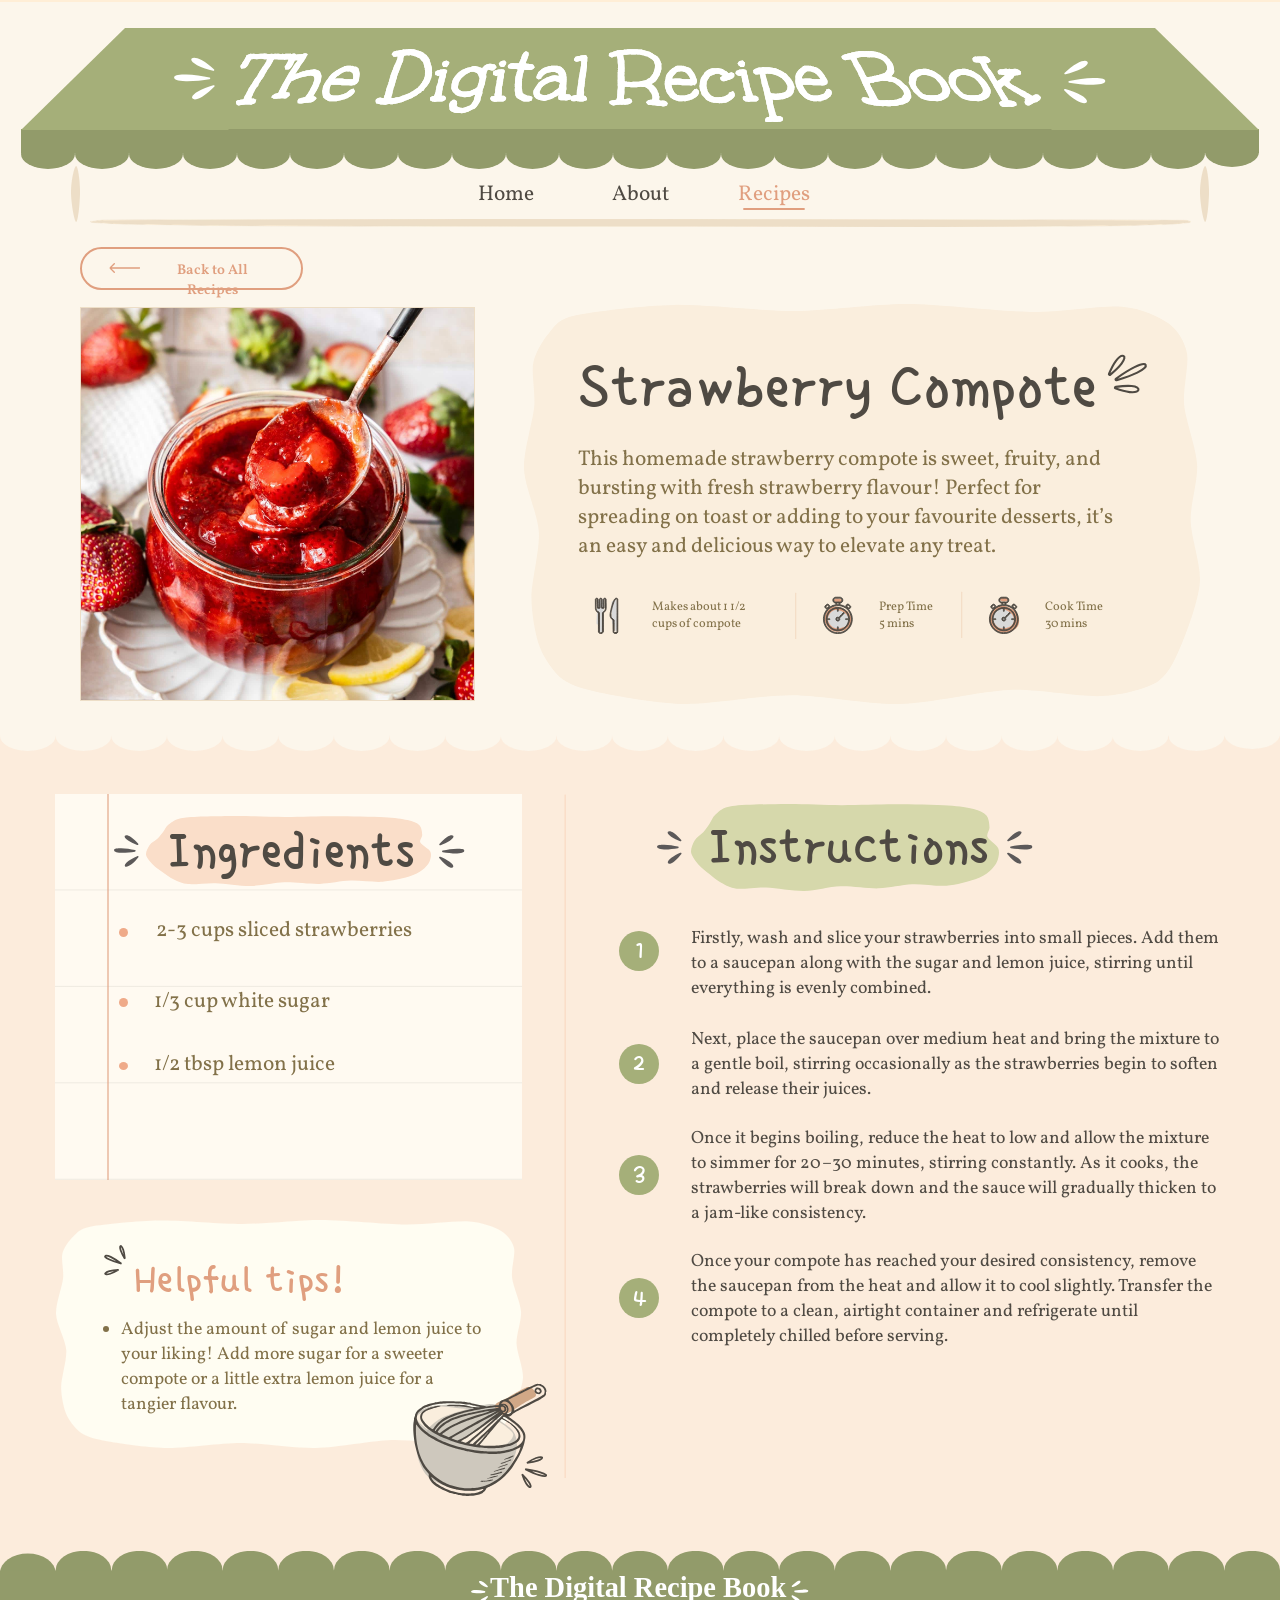
<file: digital-recipe-book/recipes/strawberry-compote.html>
<!DOCTYPE html>
<html lang="en">
<head>
  <meta charset="UTF-8" />
  <meta name="viewport" content="width=device-width, initial-scale=1" />
  <title>Strawberry Compote | The Digital Recipe Book</title>
  <link rel="stylesheet" href="../css/figma-frame.css?v=notebook-restore-v1" />
</head>
<body data-active="recipes">
  <div class="viewport">
    <div class="frame-scale" data-frame-scale>
      <div class="frame" data-figma-frame style="height:1818px;min-height:1818px">
<div class="fig" data-node-id="403:5892" data-name="Strawberry Compote" style="background:#ffeed6;position:relative;width:100%;height:100%;">
      <div class="fig" data-node-id="403:5893" data-name="Ingredients and Instructions" style="position:absolute;background:#fcecdc;height:1017px;left:0px;overflow:hidden;top:801px;width:1440px;">
        <div class="fig" data-node-id="403:5894" data-name="Footer" style="position:absolute;display:contents;left:0px;top:944px;">
          <div class="fig" data-node-id="403:5895" style="position:absolute;display:flex;height:73px;align-items:center;justify-content:center;left:0px;top:944px;width:1440px;">
            <div class="fig" style="flex:none;transform:rotate(180deg);">
              <div class="fig" data-name="Scallops Bottom" style="height:73px;position:relative;width:1440px;">
                <img alt="" class="fig" src="../assets/figma/8ddb6c1a-fcc2-4295-bf81-64b53c16145d.svg"  style="position:absolute;display:block;top:0;right:0;bottom:0;left:0;max-width:none;width:100%;height:100%;">
              </div>
            </div>
          </div>
          <div class="fig" data-node-id="403:5920" data-name="The Digital Recipe Book" style="position:absolute;display:contents;left:530px;top:968px;">
            <div class="fig" data-node-id="403:5921" style="position:absolute;display:flex;height:26.028px;align-items:center;justify-content:center;left:888px;top:977px;width:22px;">
              <div class="fig" style="flex:none;transform:scaleY(-1) rotate(180deg);">
                <div class="fig" style="height:26.028px;position:relative;width:22px;">
                  <img alt="" class="fig" src="../assets/figma/18aec53d-88a8-4bca-89a4-fe2141f15049.svg"  style="position:absolute;display:block;top:0;right:0;bottom:0;left:0;max-width:none;width:100%;height:100%;">
                </div>
              </div>
            </div>
            <div class="fig" data-node-id="403:5925" style="position:absolute;height:26.028px;left:530px;top:977px;width:22px;">
              <img alt="" class="fig" src="../assets/figma/4aa1e5a1-6b28-4fc7-b25a-e7215538308a.svg"  style="position:absolute;display:block;top:0;right:0;bottom:0;left:0;max-width:none;width:100%;height:100%;">
            </div>
            <p class="fig" data-node-id="403:5929" style="word-break:break-word;position:absolute;font-family:'Unkempt', Georgia, serif;font-weight:700;height:47px;line-height:normal;left:718px;font-style:normal;font-size:32px;text-align:center;color:#fff;top:968px;width:362px;transform:translateX(-50%);">
              The Digital Recipe Book
            </p>
          </div>
        </div>
        <div class="fig" data-node-id="403:5930" data-name="Helpful Tips" style="position:absolute;display:contents;left:63px;top:572px;">
          <div class="fig" data-node-id="403:5931" data-name="Rectangular organic blob" style="position:absolute;height:256px;left:63px;top:572px;width:525px;">
            <img alt="" class="fig" src="../assets/figma/f3ac5930-0d83-4120-8bdc-778639fbd555.svg"  style="position:absolute;display:block;top:0;right:0;bottom:0;left:0;max-width:none;width:100%;height:100%;">
          </div>
          <ul class="fig" data-node-id="403:5932" style="word-break:break-word;position:absolute;display:block;font-family:'Vollkorn', Georgia, serif;font-weight:400;height:94px;line-height:0;left:106px;color:#827149;font-size:20px;top:681px;width:439px;">
            <li class="fig" style="list-style-type:disc;margin-inline-start:30px;">
              <span class="fig" style="line-height:normal;">Adjust the amount of sugar and lemon juice to your liking! Add more sugar for a sweeter compote or a little extra lemon juice for a tangier flavour.</span>
            </li>
          </ul>
          <p class="fig" data-node-id="403:5933" style="white-space:nowrap;word-break:break-word;position:absolute;font-family:'Single Day', cursive;height:65px;line-height:normal;left:151px;font-style:normal;color:#e09f7f;font-size:48px;top:610px;width:239px;">
            Helpful tips!
          </p>
          <div class="fig" data-node-id="403:5934" style="position:absolute;display:flex;height:48.517px;align-items:center;justify-content:center;left:109px;top:594px;width:41.614px;">
            <div class="fig" style="flex:none;transform:rotate(24.59deg);">
              <div class="fig" style="height:41px;position:relative;width:26.999px;">
                <img alt="" class="fig" src="../assets/figma/ff3b2ac8-3560-4681-a7a0-7d0933557668.svg"  style="position:absolute;display:block;top:0;right:0;bottom:0;left:0;max-width:none;width:100%;height:100%;">
              </div>
            </div>
          </div>
          <div class="fig" data-node-id="403:5938" style="position:absolute;display:flex;height:48.521px;align-items:center;justify-content:center;left:579px;top:830px;width:42.772px;">
            <div class="fig" style="flex:none;transform:rotate(-163.56deg);">
              <div class="fig" style="height:41px;position:relative;width:32.497px;">
                <img alt="" class="fig" src="../assets/figma/6b9d9f11-0057-49a6-889c-8d86eeb500ec.svg"  style="position:absolute;display:block;top:0;right:0;bottom:0;left:0;max-width:none;width:100%;height:100%;">
              </div>
            </div>
          </div>
          <div class="fig" data-node-id="403:5942" data-name="Bowl & whisk · blob coloured" style="position:absolute;display:contents;left:450px;top:728px;">
            <div class="fig" data-node-id="403:5943" data-name="Loose colour washes" style="position:absolute;height:141.789px;left:451px;top:733px;width:139.684px;">
              <div class="fig" style="position:absolute;top:0;right:-8.82%;bottom:-0.89%;left:0;">
                <img alt="" class="fig" src="../assets/figma/a52dca9c-cfe7-4591-aec4-f76f83fa3aa3.svg"  style="display:block;max-width:none;width:100%;height:100%;">
              </div>
            </div>
            <div class="fig" data-node-id="403:5948" data-name="image 20_layerstyle" style="position:absolute;display:contents;height:168.253px;left:450px;top:728px;width:166.644px;">
              <div class="fig" data-node-id="403:5949" style="position:absolute;display:flex;height:168.253px;align-items:center;justify-content:center;left:450px;top:728px;width:166.644px;">
                <div class="fig" style="flex:none;transform:rotate(12.28deg);">
                  <div class="fig" data-name="Group" style="height:141.789px;position:relative;width:139.684px;">
                    <img alt="" class="fig" src="../assets/figma/a6036876-309a-4763-93ff-04eee3d67c23.svg"  style="position:absolute;display:block;top:0;right:0;bottom:0;left:0;max-width:none;width:100%;height:100%;">
                  </div>
                </div>
              </div>
            </div>
          </div>
        </div>
        <div class="fig" data-node-id="403:5961" style="position:absolute;display:flex;height:770px;align-items:center;justify-content:center;left:637.25px;top:92px;width:0px;">
          <div class="fig" style="flex:none;transform:rotate(-90deg);">
            <div class="fig" style="height:0px;position:relative;width:770px;">
              <div class="fig" style="position:absolute;top:-2px;right:0;bottom:0;left:0;">
                <img alt="" class="fig" src="../assets/figma/ef647cc8-8a9a-4557-a842-4e10981f2b6c.svg"  style="display:block;max-width:none;width:100%;height:100%;">
              </div>
            </div>
          </div>
        </div>
        <div class="fig" data-node-id="403:5962" data-name="Ingredients" style="position:absolute;display:contents;left:62px;top:92px;">
          <div class="fig" data-node-id="403:5963" style="position:absolute;height:434px;left:62px;top:92px;width:525px;">
            <div aria-hidden class="fig" style="position:absolute;top:0;right:0;bottom:0;left:0;pointer-events:none;">
              <div class="fig"  style="position:absolute;background:#fffaf1;top:0;right:0;bottom:0;left:0;"></div>
              <div class="notebook-lines" data-line-count="4" data-margin="1" aria-hidden="true"></div>
            </div>
          </div>
          <div class="fig" data-node-id="403:5964" style="position:absolute;display:contents;left:134px;top:230px;">
            <div class="fig" data-node-id="403:5974" style="position:absolute;display:contents;left:134px;top:380px;">
              <p class="fig" data-node-id="403:5975" style="word-break:break-word;position:absolute;font-family:'Vollkorn', Georgia, serif;font-weight:400;height:46.626px;line-height:normal;left:173px;color:#827149;font-size:24px;top:380px;width:271px;">1/2 tbsp lemon juice </p>
              <div class="fig" data-node-id="403:5976" style="position:absolute;left:134px;width:9.717px;height:9.717px;top:393.21px;">
                <img alt="" class="fig" src="../assets/figma/5151cd71-aef3-4231-98b3-92a2be09b935.svg"  style="position:absolute;display:block;top:0;right:0;bottom:0;left:0;max-width:none;width:100%;height:100%;">
              </div>
            </div>
            <div class="fig" data-node-id="403:5977" style="position:absolute;display:contents;left:134px;top:309px;">
              <p class="fig" data-node-id="403:5978" style="word-break:break-word;position:absolute;font-family:'Vollkorn', Georgia, serif;font-weight:400;height:46.626px;line-height:normal;left:173px;color:#827149;font-size:24px;top:309px;width:333px;">
                1/3 cup white sugar
              </p>
              <div class="fig" data-node-id="403:5979" style="position:absolute;left:134px;width:9.717px;height:9.717px;top:322.21px;">
                <img alt="" class="fig" src="../assets/figma/5151cd71-aef3-4231-98b3-92a2be09b935.svg"  style="position:absolute;display:block;top:0;right:0;bottom:0;left:0;max-width:none;width:100%;height:100%;">
              </div>
            </div>
            <div class="fig" data-node-id="403:5980" style="position:absolute;display:contents;left:134px;top:230px;">
              <p class="fig" data-node-id="403:5981" style="word-break:break-word;position:absolute;font-family:'Vollkorn', Georgia, serif;font-weight:400;height:47px;line-height:normal;left:175px;color:#827149;font-size:24px;top:230px;width:305px;">
                2-3 cups sliced strawberries
              </p>
              <div class="fig" data-node-id="403:5982" style="position:absolute;left:134px;width:9.717px;height:9.717px;top:243.21px;">
                <img alt="" class="fig" src="../assets/figma/5151cd71-aef3-4231-98b3-92a2be09b935.svg"  style="position:absolute;display:block;top:0;right:0;bottom:0;left:0;max-width:none;width:100%;height:100%;">
              </div>
            </div>
          </div>
          <div class="fig" data-node-id="403:5983" data-name="Title" style="position:absolute;display:contents;left:164px;top:117px;">
            <div class="fig" data-node-id="403:5984" data-name="Vector" style="position:absolute;height:79px;left:164px;top:117px;width:321px;">
              <img alt="" class="fig" src="../assets/figma/4c65a9c5-c4a9-49fa-bbd2-fb6e59aada50.svg"  style="position:absolute;display:block;top:0;right:0;bottom:0;left:0;max-width:none;width:100%;height:100%;">
            </div>
            <p class="fig" data-node-id="403:5985" style="white-space:nowrap;word-break:break-word;position:absolute;font-family:'Single Day', cursive;height:74px;line-height:normal;left:188px;font-style:normal;color:#4f4a43;font-size:64px;top:117px;width:282px;">
              Ingredients
            </p>
          </div>
          <div class="fig" data-node-id="403:5986" style="position:absolute;display:flex;height:39.028px;align-items:center;justify-content:center;left:490px;top:137px;width:32.084px;">
            <div class="fig" style="flex:none;transform:scaleY(-1) rotate(180deg);">
              <div class="fig" style="height:39.028px;position:relative;width:32.084px;">
                <img alt="" class="fig" src="../assets/figma/3347e42d-35ee-4864-a010-131fcd645cf8.svg"  style="position:absolute;display:block;top:0;right:0;bottom:0;left:0;max-width:none;width:100%;height:100%;">
              </div>
            </div>
          </div>
          <div class="fig" data-node-id="403:5990" style="position:absolute;height:39.028px;left:128px;top:137px;width:32.084px;">
            <img alt="" class="fig" src="../assets/figma/74c95adf-88ba-4622-8265-891c4e786d60.svg"  style="position:absolute;display:block;top:0;right:0;bottom:0;left:0;max-width:none;width:100%;height:100%;">
          </div>
        </div>
        <div class="fig" data-node-id="403:5994" data-name="Instructions" style="position:absolute;height:689px;left:687px;overflow:hidden;top:92px;width:690px;">
          <div class="fig" data-node-id="403:5995" data-name="Steps" style="word-break:break-word;position:absolute;display:contents;font-family:'Vollkorn', Georgia, serif;font-weight:400;left:90px;color:#4f4a43;font-size:20px;top:149px;">
            <div class="fig" data-node-id="403:5996" style="position:absolute;height:84px;line-height:0;left:90px;top:149px;width:600px;white-space:pre-wrap;">
              <p class="fig" style="line-height:normal;margin-bottom:0px;">Firstly, wash and slice your strawberries into small pieces. Add them to a saucepan along with the sugar and lemon juice, stirring until everything is evenly combined.</p>
              <p class="fig" style="line-height:normal;margin-bottom:0px;">
                <br aria-hidden>
                <br aria-hidden>
              </p>
              <p class="fig" style="line-height:normal;margin-bottom:0px;">​</p>
              <p class="fig" style="line-height:normal;">​</p>
            </div>
            <p class="fig" data-node-id="403:5997" style="position:absolute;height:109px;line-height:normal;left:90px;top:374px;width:600px;">
              Once it begins boiling, reduce the heat to low and allow the mixture to simmer for 20–30 minutes, stirring constantly. As it cooks, the strawberries will break down and the sauce will gradually thicken to a jam-like consistency.
            </p>
            <div class="fig" data-node-id="403:5998" style="position:absolute;height:83px;line-height:0;left:90px;top:262px;width:600px;white-space:pre-wrap;">
              <p class="fig" style="line-height:normal;margin-bottom:0px;">Next, place the saucepan over medium heat and bring the mixture to a gentle boil, stirring occasionally as the strawberries begin to soften and release their juices.</p>
              <p class="fig" style="line-height:normal;margin-bottom:0px;">
                <br aria-hidden>
                <br aria-hidden>
              </p>
              <p class="fig" style="line-height:normal;margin-bottom:0px;">​</p>
              <p class="fig" style="line-height:normal;">​</p>
            </div>
            <p class="fig" data-node-id="403:5999" style="position:absolute;height:111px;line-height:normal;left:90px;top:512px;width:600px;">
              Once your compote has reached your desired consistency, remove the saucepan from the heat and allow it to cool slightly. Transfer the compote to a clean, airtight container and refrigerate until completely chilled before serving.
            </p>
          </div>
          <div class="fig" data-node-id="403:6004" data-name="Title" style="position:absolute;display:contents;left:90px;top:12px;">
            <div class="fig" data-node-id="403:6005" data-name="Vector" style="position:absolute;height:97px;left:90px;top:12px;width:347px;">
              <img alt="" class="fig" src="../assets/figma/0acfd177-6f8a-4402-b888-25b95cb93a90.svg"  style="position:absolute;display:block;top:0;right:0;bottom:0;left:0;max-width:none;width:100%;height:100%;">
            </div>
            <p class="fig" data-node-id="403:6006" style="white-space:nowrap;word-break:break-word;position:absolute;font-family:'Single Day', cursive;height:80px;line-height:normal;left:110px;font-style:normal;color:#4f4a43;font-size:64px;top:21px;width:320px;">
              Instructions
            </p>
          </div>
          <div class="fig" data-node-id="403:6007" style="position:absolute;display:contents;left:9px;top:154px;">
            <div class="fig" data-node-id="403:6008" style="position:absolute;left:9px;width:45px;height:45px;top:154px;">
              <img alt="" class="fig" src="../assets/figma/ee9f130a-1962-4064-9b80-32207eb6c1d8.svg"  style="position:absolute;display:block;top:0;right:0;bottom:0;left:0;max-width:none;width:100%;height:100%;">
            </div>
            <p class="fig" data-node-id="403:6009" style="white-space:nowrap;word-break:break-word;position:absolute;font-family:'Single Day', cursive;height:40px;line-height:normal;left:27px;font-style:normal;font-size:32px;color:#fff;top:157px;width:10px;">
              1
            </p>
          </div>
          <div class="fig" data-node-id="403:6010" style="position:absolute;display:contents;left:9px;top:281px;">
            <div class="fig" data-node-id="403:6011" style="position:absolute;left:9px;width:45px;height:45px;top:281px;">
              <img alt="" class="fig" src="../assets/figma/ee9f130a-1962-4064-9b80-32207eb6c1d8.svg"  style="position:absolute;display:block;top:0;right:0;bottom:0;left:0;max-width:none;width:100%;height:100%;">
            </div>
            <p class="fig" data-node-id="403:6012" style="white-space:nowrap;word-break:break-word;position:absolute;font-family:'Single Day', cursive;height:40px;line-height:normal;left:25px;font-style:normal;font-size:32px;color:#fff;top:284px;width:13px;">
              2
            </p>
          </div>
          <div class="fig" data-node-id="403:6013" style="position:absolute;display:contents;left:9px;top:406px;">
            <div class="fig" data-node-id="403:6014" style="position:absolute;left:9px;width:45px;height:45px;top:406px;">
              <img alt="" class="fig" src="../assets/figma/ee9f130a-1962-4064-9b80-32207eb6c1d8.svg"  style="position:absolute;display:block;top:0;right:0;bottom:0;left:0;max-width:none;width:100%;height:100%;">
            </div>
            <p class="fig" data-node-id="403:6015" style="white-space:nowrap;word-break:break-word;position:absolute;font-family:'Single Day', cursive;height:40px;line-height:normal;left:25px;font-style:normal;font-size:32px;color:#fff;top:409px;width:13px;">
              3
            </p>
          </div>
          <div class="fig" data-node-id="403:6016" style="position:absolute;display:contents;left:9px;top:545px;">
            <div class="fig" data-node-id="403:6017" style="position:absolute;left:9px;width:45px;height:45px;top:545px;">
              <img alt="" class="fig" src="../assets/figma/ee9f130a-1962-4064-9b80-32207eb6c1d8.svg"  style="position:absolute;display:block;top:0;right:0;bottom:0;left:0;max-width:none;width:100%;height:100%;">
            </div>
            <p class="fig" data-node-id="403:6018" style="white-space:nowrap;word-break:break-word;position:absolute;font-family:'Single Day', cursive;height:40px;line-height:normal;left:25px;font-style:normal;font-size:32px;color:#fff;top:548px;width:13px;">
              4
            </p>
          </div>
          <div class="fig" data-node-id="403:6031" style="position:absolute;display:flex;height:39.028px;align-items:center;justify-content:center;left:443px;top:41px;width:32.084px;">
            <div class="fig" style="flex:none;transform:scaleY(-1) rotate(180deg);">
              <div class="fig" style="height:39.028px;position:relative;width:32.084px;">
                <img alt="" class="fig" src="../assets/figma/26f27fea-004a-40ab-8f32-95f81ca26d65.svg"  style="position:absolute;display:block;top:0;right:0;bottom:0;left:0;max-width:none;width:100%;height:100%;">
              </div>
            </div>
          </div>
          <div class="fig" data-node-id="403:6035" style="position:absolute;height:39.028px;left:52px;top:41px;width:32.084px;">
            <img alt="" class="fig" src="../assets/figma/c6698f71-0b45-40b8-afaf-9ca682b673f1.svg"  style="position:absolute;display:block;top:0;right:0;bottom:0;left:0;max-width:none;width:100%;height:100%;">
          </div>
        </div>
        <div class="fig" data-node-id="403:6039" data-name="Scallops" style="position:absolute;height:44.365px;left:0px;top:0px;width:1440px;">
          <img alt="" class="fig" src="../assets/figma/4e93dc4b-ee27-4405-b034-d49a3e1d5130.svg"  style="position:absolute;display:block;top:0;right:0;bottom:0;left:0;max-width:none;width:100%;height:100%;">
        </div>
      </div>
      <div class="fig" data-node-id="403:6064" data-name="Header" style="position:absolute;background:#fcf6eb;height:799px;left:0px;right:0px;top:2px;">
        <div class="fig" data-node-id="403:6065" data-name="image 3" style="position:absolute;border-width:1px;border-color:#eddec7;border-style:solid;left:90px;width:444px;height:444px;top:343px;">
          <div class="fig" style="position:absolute;top:0;right:0;bottom:0;left:0;overflow:hidden;pointer-events:none;">
            <img alt="" class="fig" src="../assets/figma/deb03ca5-76ac-4e54-a8b4-ee26f17ccb4a.png"  style="position:absolute;left:0px;max-width:none;width:100%;height:100%;top:0px;">
          </div>
        </div>
        <div class="fig" data-node-id="403:6211" data-name="IMG_7928 1" style="position:absolute;border-width:1px;border-color:#eddec7;border-style:solid;left:90px;width:444px;height:444px;top:343px;">
          <div class="fig" style="position:absolute;top:0;right:0;bottom:0;left:0;overflow:hidden;pointer-events:none;">
            <img alt="" class="fig" src="../assets/figma/1e49e611-8cf1-4e28-b1b2-e493b9403a92.png"  style="position:absolute;height:150.14%;left:0px;max-width:none;top:-12.86%;width:100%;">
          </div>
        </div>
        <div class="fig" data-node-id="403:6066" data-name="Back to All Recipes Button" style="position:absolute;display:contents;left:90px;top:276px;">
          <div class="fig" data-node-id="403:6067"  style="position:absolute;background:#fcf6eb;border-width:3px;border-color:#e09f7f;border-style:solid;height:48px;left:90px;border-radius:28px;top:276px;width:251px;"></div>
          <div class="fig" data-node-id="403:6068" style="position:absolute;display:contents;left:124px;top:290px;">
            <div class="fig" data-node-id="403:6069" style="position:absolute;display:flex;height:0px;align-items:center;justify-content:center;left:124px;top:300px;width:33px;">
              <div class="fig" style="flex:none;transform:scaleY(-1) rotate(180deg);">
                <div class="fig" style="height:0px;position:relative;width:33px;">
                  <div class="fig" style="position:absolute;top:-5.52px;right:-2.27%;bottom:-5.52px;left:-2.27%;">
                    <img alt="" class="fig" src="../assets/figma/1dbbf4d3-ba3b-410e-891b-98df0becb73a.svg"  style="display:block;max-width:none;width:100%;height:100%;">
                  </div>
                </div>
              </div>
            </div>
            <p class="fig" data-node-id="403:6070" style="word-break:break-word;position:absolute;font-family:'Vollkorn', Georgia, serif;font-weight:600;height:20px;line-height:normal;left:239px;color:#e09f7f;font-size:16px;text-align:center;top:290px;width:138px;transform:translateX(-50%);">
              Back to All Recipes
            </p>
          </div>
        </div>
        <div class="fig" data-node-id="403:6071" data-name="Awning" style="position:absolute;display:contents;left:6px;top:29px;">
          <div class="fig" data-node-id="403:6072" data-name="Scallops" style="position:absolute;display:contents;left:24px;top:143.6px;">
            <div class="fig" data-node-id="403:6073" style="position:absolute;height:33.995px;left:205.6px;top:153.97px;width:60.522px;">
              <img alt="" class="fig" src="../assets/figma/bff2723c-5592-4359-8574-8407ec0f22aa.svg"  style="position:absolute;display:block;top:0;right:0;bottom:0;left:0;max-width:none;width:100%;height:100%;">
            </div>
            <div class="fig" data-node-id="403:6074" style="position:absolute;height:33.995px;left:447.7px;top:153.97px;width:60.522px;">
              <img alt="" class="fig" src="../assets/figma/bff2723c-5592-4359-8574-8407ec0f22aa.svg"  style="position:absolute;display:block;top:0;right:0;bottom:0;left:0;max-width:none;width:100%;height:100%;">
            </div>
            <div class="fig" data-node-id="403:6075" style="position:absolute;height:33.995px;left:266.1px;top:153.97px;width:60.522px;">
              <img alt="" class="fig" src="../assets/figma/bff2723c-5592-4359-8574-8407ec0f22aa.svg"  style="position:absolute;display:block;top:0;right:0;bottom:0;left:0;max-width:none;width:100%;height:100%;">
            </div>
            <div class="fig" data-node-id="403:6076" style="position:absolute;height:33.995px;left:326.6px;top:153.97px;width:60.522px;">
              <img alt="" class="fig" src="../assets/figma/bff2723c-5592-4359-8574-8407ec0f22aa.svg"  style="position:absolute;display:block;top:0;right:0;bottom:0;left:0;max-width:none;width:100%;height:100%;">
            </div>
            <div class="fig" data-node-id="403:6077" style="position:absolute;height:33.995px;left:24px;top:153.97px;width:60.522px;">
              <img alt="" class="fig" src="../assets/figma/bff2723c-5592-4359-8574-8407ec0f22aa.svg"  style="position:absolute;display:block;top:0;right:0;bottom:0;left:0;max-width:none;width:100%;height:100%;">
            </div>
            <div class="fig" data-node-id="403:6078" style="position:absolute;height:33.995px;left:508.2px;top:153.97px;width:60.522px;">
              <img alt="" class="fig" src="../assets/figma/bff2723c-5592-4359-8574-8407ec0f22aa.svg"  style="position:absolute;display:block;top:0;right:0;bottom:0;left:0;max-width:none;width:100%;height:100%;">
            </div>
            <div class="fig" data-node-id="403:6079" style="position:absolute;height:33.995px;left:568.7px;top:153.97px;width:60.522px;">
              <img alt="" class="fig" src="../assets/figma/bff2723c-5592-4359-8574-8407ec0f22aa.svg"  style="position:absolute;display:block;top:0;right:0;bottom:0;left:0;max-width:none;width:100%;height:100%;">
            </div>
            <div class="fig" data-node-id="403:6080" style="position:absolute;height:33.995px;left:629.2px;top:153.97px;width:60.522px;">
              <img alt="" class="fig" src="../assets/figma/005b206a-fd01-48f5-8cd2-690503480b50.svg"  style="position:absolute;display:block;top:0;right:0;bottom:0;left:0;max-width:none;width:100%;height:100%;">
            </div>
            <div class="fig" data-node-id="403:6081" style="position:absolute;height:33.995px;left:750.3px;top:153.97px;width:60.522px;">
              <img alt="" class="fig" src="../assets/figma/005b206a-fd01-48f5-8cd2-690503480b50.svg"  style="position:absolute;display:block;top:0;right:0;bottom:0;left:0;max-width:none;width:100%;height:100%;">
            </div>
            <div class="fig" data-node-id="403:6082" style="position:absolute;height:33.995px;left:871.3px;top:153.97px;width:60.522px;">
              <img alt="" class="fig" src="../assets/figma/005b206a-fd01-48f5-8cd2-690503480b50.svg"  style="position:absolute;display:block;top:0;right:0;bottom:0;left:0;max-width:none;width:100%;height:100%;">
            </div>
            <div class="fig" data-node-id="403:6083" style="position:absolute;height:33.995px;left:689.7px;top:153.97px;width:60.522px;">
              <img alt="" class="fig" src="../assets/figma/005b206a-fd01-48f5-8cd2-690503480b50.svg"  style="position:absolute;display:block;top:0;right:0;bottom:0;left:0;max-width:none;width:100%;height:100%;">
            </div>
            <div class="fig" data-node-id="403:6084" style="position:absolute;height:33.995px;left:810.8px;top:153.97px;width:60.522px;">
              <img alt="" class="fig" src="../assets/figma/005b206a-fd01-48f5-8cd2-690503480b50.svg"  style="position:absolute;display:block;top:0;right:0;bottom:0;left:0;max-width:none;width:100%;height:100%;">
            </div>
            <div class="fig" data-node-id="403:6085" style="position:absolute;height:33.995px;left:1052.9px;top:153.97px;width:60.522px;">
              <img alt="" class="fig" src="../assets/figma/005b206a-fd01-48f5-8cd2-690503480b50.svg"  style="position:absolute;display:block;top:0;right:0;bottom:0;left:0;max-width:none;width:100%;height:100%;">
            </div>
            <div class="fig" data-node-id="403:6086" style="position:absolute;height:33.995px;left:931.8px;top:153.97px;width:60.522px;">
              <img alt="" class="fig" src="../assets/figma/005b206a-fd01-48f5-8cd2-690503480b50.svg"  style="position:absolute;display:block;top:0;right:0;bottom:0;left:0;max-width:none;width:100%;height:100%;">
            </div>
            <div class="fig" data-node-id="403:6087" style="position:absolute;height:33.995px;left:1113.4px;top:153.97px;width:60.522px;">
              <img alt="" class="fig" src="../assets/figma/005b206a-fd01-48f5-8cd2-690503480b50.svg"  style="position:absolute;display:block;top:0;right:0;bottom:0;left:0;max-width:none;width:100%;height:100%;">
            </div>
            <div class="fig" data-node-id="403:6088" style="position:absolute;height:33.995px;left:1173.9px;top:153.97px;width:60.522px;">
              <img alt="" class="fig" src="../assets/figma/005b206a-fd01-48f5-8cd2-690503480b50.svg"  style="position:absolute;display:block;top:0;right:0;bottom:0;left:0;max-width:none;width:100%;height:100%;">
            </div>
            <div class="fig" data-node-id="403:6089" style="position:absolute;height:33.995px;left:992.3px;top:153.97px;width:60.522px;">
              <img alt="" class="fig" src="../assets/figma/005b206a-fd01-48f5-8cd2-690503480b50.svg"  style="position:absolute;display:block;top:0;right:0;bottom:0;left:0;max-width:none;width:100%;height:100%;">
            </div>
            <div class="fig" data-node-id="403:6090" style="position:absolute;height:33.995px;left:1234px;top:153.97px;width:60.522px;">
              <img alt="" class="fig" src="../assets/figma/005b206a-fd01-48f5-8cd2-690503480b50.svg"  style="position:absolute;display:block;top:0;right:0;bottom:0;left:0;max-width:none;width:100%;height:100%;">
            </div>
            <div class="fig" data-node-id="403:6091" style="position:absolute;height:33.995px;left:1355.5px;top:151.7px;width:60.522px;">
              <img alt="" class="fig" src="../assets/figma/005b206a-fd01-48f5-8cd2-690503480b50.svg"  style="position:absolute;display:block;top:0;right:0;bottom:0;left:0;max-width:none;width:100%;height:100%;">
            </div>
            <div class="fig" data-node-id="403:6092" style="position:absolute;height:33.995px;left:1295px;top:153.97px;width:60.522px;">
              <img alt="" class="fig" src="../assets/figma/005b206a-fd01-48f5-8cd2-690503480b50.svg"  style="position:absolute;display:block;top:0;right:0;bottom:0;left:0;max-width:none;width:100%;height:100%;">
            </div>
            <div class="fig" data-node-id="403:6093" style="position:absolute;height:33.995px;left:387.1px;top:153.97px;width:60.522px;">
              <img alt="" class="fig" src="../assets/figma/bff2723c-5592-4359-8574-8407ec0f22aa.svg"  style="position:absolute;display:block;top:0;right:0;bottom:0;left:0;max-width:none;width:100%;height:100%;">
            </div>
            <div class="fig" data-node-id="403:6094" style="position:absolute;height:33.995px;left:84.52px;top:153.97px;width:60.522px;">
              <img alt="" class="fig" src="../assets/figma/bff2723c-5592-4359-8574-8407ec0f22aa.svg"  style="position:absolute;display:block;top:0;right:0;bottom:0;left:0;max-width:none;width:100%;height:100%;">
            </div>
            <div class="fig" data-node-id="403:6095" style="position:absolute;height:33.995px;left:145px;top:153.97px;width:60.522px;">
              <img alt="" class="fig" src="../assets/figma/bff2723c-5592-4359-8574-8407ec0f22aa.svg"  style="position:absolute;display:block;top:0;right:0;bottom:0;left:0;max-width:none;width:100%;height:100%;">
            </div>
            <div class="fig" data-node-id="403:6096" style="position:absolute;height:27.003px;left:24px;top:143.6px;width:1392px;">
              <img alt="" class="fig" src="../assets/figma/e20bf73e-8380-4c9e-a8c3-d995f7b537b6.svg"  style="position:absolute;display:block;top:0;right:0;bottom:0;left:0;max-width:none;width:100%;height:100%;">
            </div>
          </div>
          <div class="fig" data-node-id="403:6097" style="position:absolute;height:153.133px;left:6px;top:29px;width:270px;">
            <div class="fig" style="position:absolute;left:6.7%;right:6.7%;top:0px;">
              <img alt="" class="fig" src="../assets/figma/c60a93d1-0b9e-427c-b72e-2cb2675d6841.svg"  style="display:block;max-width:none;width:100%;height:100%;">
            </div>
          </div>
          <div class="fig" data-node-id="403:6098" style="position:absolute;height:153.133px;left:1164px;top:29px;width:270px;">
            <div class="fig" style="position:absolute;left:6.7%;right:6.7%;top:0px;">
              <img alt="" class="fig" src="../assets/figma/a743f0ab-539c-400d-a032-dd4d9f73f9c1.svg"  style="display:block;max-width:none;width:100%;height:100%;">
            </div>
          </div>
          <div class="fig" data-node-id="403:6099"  style="position:absolute;background:#a5af79;height:114.672px;left:141px;top:29px;width:1158px;"></div>
          <div class="fig" data-node-id="403:6100" data-name="Title Embellishment" style="position:absolute;left:195.40px;top:60.48px;width:51.19px;height:51.62px"><img alt="" class="fig" src="../assets/figma/embellish-447-6583.svg" style="position:absolute;display:block;top:0;right:0;bottom:0;left:0;max-width:none;width:100%;height:100%;"></div>
          <div class="fig" data-node-id="403:6104" data-name="Title Embellishment" style="position:absolute;left:1191.95px;top:64.47px;width:51.19px;height:51.62px;transform:scaleX(-1);"><img alt="" class="fig" src="../assets/figma/embellish-447-6583.svg" style="position:absolute;display:block;top:0;right:0;bottom:0;left:0;max-width:none;width:100%;height:100%;"></div>
          <div class="fig" data-node-id="403:6108" data-name="The Digital Recipe Book" style="position:absolute;height:80.383px;left:267px;top:53.73px;width:903px;">
            <div class="fig" style="position:absolute;top:-1.24%;right:-0.13%;bottom:-1.24%;left:-0.11%;">
              <img alt="" class="fig" src="../assets/figma/a763350e-719f-470d-aa7f-75d8fb8abdb9.svg"  style="display:block;max-width:none;width:100%;height:100%;">
            </div>
          </div>
          <div class="fig" data-node-id="403:6109" data-name="The Digital Recipe Book" style="position:absolute;height:80.383px;left:267px;top:53.73px;width:903px;">
            <div class="fig" style="position:absolute;top:-1.24%;right:-0.13%;bottom:-1.24%;left:-0.11%;">
              <img alt="" class="fig" src="../assets/figma/a763350e-719f-470d-aa7f-75d8fb8abdb9.svg"  style="display:block;max-width:none;width:100%;height:100%;">
            </div>
          </div>
        </div>
        <div class="fig" data-node-id="403:6110" style="position:absolute;display:contents;left:589px;top:340px;">
          <div class="fig" data-node-id="403:6111" data-name="Rectangular organic blob" style="position:absolute;height:450px;left:589px;top:340px;width:761px;">
            <img alt="" class="fig" src="../assets/figma/c490ad8c-dad0-48a5-b8a0-7f3b5a0033f0.svg"  style="position:absolute;display:block;top:0;right:0;bottom:0;left:0;max-width:none;width:100%;height:100%;">
          </div>
          <div class="fig" data-node-id="403:6112" data-name="Times and Portions" style="position:absolute;display:contents;left:660px;top:663px;">
            <div class="fig" data-node-id="403:6113" style="word-break:break-word;position:absolute;font-family:'Vollkorn', Georgia, serif;font-weight:400;height:41px;line-height:0;left:1176px;color:#827149;font-size:14px;top:671px;width:104.827px;">
              <p class="fig" style="line-height:normal;margin-bottom:0px;">Cook Time</p>
              <p class="fig" style="line-height:normal;">30 mins</p>
            </div>
            <div class="fig" data-node-id="403:6114" data-name="Timer 2" style="position:absolute;height:44.386px;left:1109px;top:667px;width:39.044px;">
              <img alt="" class="fig" src="../assets/figma/d79d97ac-934c-4f59-a9eb-67b0fb7a6f8a.svg"  style="position:absolute;display:block;top:0;right:0;bottom:0;left:0;max-width:none;width:100%;height:100%;">
            </div>
            <div class="fig" data-node-id="403:6135" style="word-break:break-word;position:absolute;font-family:'Vollkorn', Georgia, serif;font-weight:400;height:41px;line-height:0;left:989px;color:#827149;font-size:14px;top:671px;width:73.602px;">
              <p class="fig" style="line-height:normal;margin-bottom:0px;">Prep Time</p>
              <p class="fig" style="line-height:normal;">5 mins</p>
            </div>
            <div class="fig" data-node-id="403:6136" data-name="Timer 1" style="position:absolute;height:44.386px;left:922px;top:667px;width:39.044px;">
              <img alt="" class="fig" src="../assets/figma/945e7482-6096-46b3-aaa3-e489f4ecf051.svg"  style="position:absolute;display:block;top:0;right:0;bottom:0;left:0;max-width:none;width:100%;height:100%;">
            </div>
            <p class="fig" data-node-id="403:6156" style="word-break:break-word;position:absolute;font-family:'Vollkorn', Georgia, serif;font-weight:400;height:41px;line-height:normal;left:733px;color:#827149;font-size:14px;top:671px;width:133px;">
              Makes about 1 1/2 cups of compote
            </p>
            <div class="fig" data-node-id="403:6157" data-name="Fork and Knife" style="position:absolute;height:53px;left:660px;top:664px;width:44.886px;">
              <img alt="" class="fig" src="../assets/figma/d3ce4a8c-545f-4a10-b046-8e762e064949.svg"  style="position:absolute;display:block;top:0;right:0;bottom:0;left:0;max-width:none;width:100%;height:100%;">
            </div>
            <div class="fig" data-node-id="403:6190" style="position:absolute;display:flex;height:53px;align-items:center;justify-content:center;left:1081px;top:663px;width:0px;">
              <div class="fig" style="flex:none;transform:rotate(90deg);">
                <div class="fig" style="height:0px;position:relative;width:53px;">
                  <div class="fig" style="position:absolute;top:-2px;right:0;bottom:0;left:0;">
                    <img alt="" class="fig" src="../assets/figma/bdbb76d7-c1b9-466b-805c-c748682109cc.svg"  style="display:block;max-width:none;width:100%;height:100%;">
                  </div>
                </div>
              </div>
            </div>
            <div class="fig" data-node-id="403:6191" style="position:absolute;display:flex;height:53px;align-items:center;justify-content:center;left:894px;top:664px;width:0px;">
              <div class="fig" style="flex:none;transform:rotate(90deg);">
                <div class="fig" style="height:0px;position:relative;width:53px;">
                  <div class="fig" style="position:absolute;top:-2px;right:0;bottom:0;left:0;">
                    <img alt="" class="fig" src="../assets/figma/bdbb76d7-c1b9-466b-805c-c748682109cc.svg"  style="display:block;max-width:none;width:100%;height:100%;">
                  </div>
                </div>
              </div>
            </div>
          </div>
          <div class="fig" data-node-id="403:6192" data-name="Brownie Description" style="word-break:break-word;position:absolute;display:contents;line-height:normal;left:650px;top:387px;">
            <p class="fig" data-node-id="403:6193" style="white-space:nowrap;position:absolute;font-family:'Single Day', cursive;height:94px;left:650px;font-style:normal;color:#4f4a43;font-size:75px;top:387px;width:584px;">
              Strawberry Compote
            </p>
            <p class="fig" data-node-id="403:6194" style="position:absolute;font-family:'Vollkorn', Georgia, serif;font-weight:400;height:132px;left:650px;color:#827149;font-size:24px;top:499px;width:619px;">
              This homemade strawberry compote is sweet, fruity, and bursting with fresh strawberry flavour! Perfect for spreading on toast or adding to your favourite desserts, it’s an easy and delicious way to elevate any treat.
            </p>
          </div>
          <div class="fig" data-node-id="403:6195" data-name="Title Embellishment" style="position:absolute;left:1243.00px;top:394.52px;width:50.38px;height:50.81px;transform:scaleX(-1) rotate(25deg);transform-origin:50% 50%;"><img alt="" class="fig" src="../assets/figma/embellish-welcome-outline.svg" style="position:absolute;display:block;top:0;right:0;bottom:0;left:0;max-width:none;width:100%;height:100%;"></div>
        </div>
        <div class="fig" data-node-id="403:6199" data-name="Pages" style="position:absolute;display:contents;left:80px;top:185px;">
          <div class="fig" data-node-id="403:6200" data-name="Pages" style="position:absolute;display:contents;left:527px;top:201px;">
            <p class="fig" data-node-id="403:6201" style="word-break:break-word;position:absolute;font-family:'Vollkorn', Georgia, serif;font-weight:400;height:44px;line-height:normal;left:calc(50% + 150.5px);color:#e09f7f;font-size:24px;text-align:center;top:201px;width:83.933px;transform:translateX(-50%);">
              Recipes
            </p>
            <p class="fig" data-node-id="403:6202" style="word-break:break-word;position:absolute;font-family:'Vollkorn', Georgia, serif;font-weight:400;height:44px;line-height:normal;left:calc(50% + 0.51px);color:#4f4a43;font-size:24px;text-align:center;top:201px;width:83.933px;transform:translateX(-50%);">
              About
            </p>
            <div class="fig" data-node-id="403:6203" style="position:absolute;height:0px;left:837px;top:233px;width:67px;">
              <div class="fig" style="position:absolute;top:-1.50px;right:-2.24%;bottom:-1.50px;left:-2.24%;">
                <img alt="" class="fig" src="../assets/figma/6070a36b-ea93-4d39-8eaa-206ac7ea33a3.svg"  style="display:block;max-width:none;width:100%;height:100%;">
              </div>
            </div>
            <p class="fig" data-node-id="403:6204" style="word-break:break-word;position:absolute;font-family:'Vollkorn', Georgia, serif;font-weight:400;height:44px;line-height:normal;left:calc(50% - 150.34px);color:#4f4a43;font-size:24px;text-align:center;top:201px;width:85.326px;transform:translateX(-50%);">
              Home
            </p>
          </div>
          <div class="fig" data-node-id="403:6205" data-name="Border" style="position:absolute;display:contents;top:23.15%;right:5.57%;bottom:67.83%;left:5.56%;">
            <div class="fig" data-node-id="403:6206" style="container-type:size;position:absolute;display:flex;top:23.15%;right:93.77%;bottom:69.02%;left:5.56%;align-items:center;justify-content:center;">
              <div class="fig" style="flex:none;height:100cqh;width:100cqw;">
                <div class="fig" data-name="Vector" style="position:relative;width:100%;height:100%;">
                  <img alt="" class="fig" src="../assets/figma/2d17dd22-7c67-4031-9261-71c0101a2b4a.svg"  style="position:absolute;display:block;top:0;right:0;bottom:0;left:0;max-width:none;width:100%;height:100%;">
                </div>
              </div>
            </div>
            <div class="fig" data-node-id="403:6207" data-name="Vector" style="position:absolute;left:7.01%;right:6.98%;top:30.6%;height:9px;"><img alt="" class="fig" src="../assets/figma/nav-line-214-2987.png" style="position:absolute;display:block;top:0;right:0;bottom:0;left:0;max-width:none;width:100%;height:100%;"></div>
            <div class="fig" data-node-id="403:6208" style="container-type:size;position:absolute;display:flex;top:23.15%;right:5.57%;bottom:69.02%;left:93.75%;align-items:center;justify-content:center;">
              <div class="fig" style="flex:none;height:100cqh;width:100cqw;">
                <div class="fig" data-name="Vector" style="position:relative;width:100%;height:100%;">
                  <img alt="" class="fig" src="../assets/figma/77e015be-431a-425b-8114-7a425d3ef33f.svg"  style="position:absolute;display:block;top:0;right:0;bottom:0;left:0;max-width:none;width:100%;height:100%;">
                </div>
              </div>
            </div>
          </div>
        </div>
      </div>
    </div>

<a class="hotspot" href="../index.html" style="left:calc(50% - 193px);top:195px;width:100px;height:50px" title="Home">Home</a>
<a class="hotspot" href="../index.html#about" data-nav="about" style="left:calc(50% - 50px);top:195px;width:100px;height:50px" title="About">About</a>
<a class="hotspot" href="../all-recipes.html" style="left:calc(50% + 100px);top:195px;width:100px;height:50px" title="Recipes">Recipes</a>
<a class="hotspot" href="../all-recipes.html" style="left:90px;top:276px;width:251px;height:48px" title="Back to All Recipes">Back</a>

      </div>
    </div>
  </div>
  <script src="../js/main.js?v=notebook-restore-v1"></script>
</body>
</html>
</file>
<file: digital-recipe-book/css/figma-frame.css>
@import url('https://fonts.googleapis.com/css2?family=Single+Day&family=Unkempt:wght@400;700&family=Vollkorn:ital,wght@0,400;0,600;0,700;1,400&display=swap');
html,body{margin:0;padding:0;background:#fcf6eb;}
body{overflow-x:hidden;}
.viewport{width:100%;display:flex;justify-content:flex-start;background:#fcf6eb;overflow-x:hidden;}
.frame-scale{width:1440px;zoom:calc(100vw / 1440px);}
.frame{position:relative;width:1440px;overflow:hidden;background:#fcf6eb;}
.frame *,.frame *::before,.frame *::after{box-sizing:border-box;}
/* Absolute Figma text uses <p>; kill UA margins so top/left match the wireframe. */
.frame p,.frame h1,.frame h2,.frame h3,.frame h4,.frame h5,.frame h6,.frame ul,.frame ol,.frame li{
  margin:0;padding:0;
}
.frame img{max-width:none;display:block;}
/* Lined paper from Figma ShaderFill: gap = height / lineCount; margin only when data-margin=1 */
.notebook-lines{
  --lc: 11;
  --line-gap: 49px;
  --line-offset: -20px; /* phase so card titles/body sit between rules */
  position:absolute;inset:0;pointer-events:none;
  background-color:transparent;
  background-image:
    repeating-linear-gradient(
      to bottom,
      transparent,
      transparent calc(var(--line-gap) - 1px),
      rgba(79,74,67,.22) var(--line-gap)
    );
  background-position: 0 var(--line-offset);
  background-size: 100% var(--line-gap);
  background-repeat: repeat;
}
.notebook-lines[data-line-count="3"]{--lc:3;}
.notebook-lines[data-line-count="4"]{--lc:4;--line-gap:43.75px;--line-offset:-8px;}
.notebook-lines[data-line-count="7"]{--lc:7;}
.notebook-lines[data-line-count="9"]{--lc:9;}
.notebook-lines[data-line-count="10"]{--lc:10;}
.notebook-lines[data-line-count="11"]{--lc:11;--line-gap:49px;--line-offset:-20px;}
.notebook-lines[data-line-count="12"]{--lc:12;}
.notebook-lines[data-line-count="14"]{--lc:14;}
.notebook-lines[data-margin="1"]{
  --line-offset: 0px;
  background-image:
    linear-gradient(to right, transparent 59px, rgba(224,159,127,.55) 59px, rgba(224,159,127,.55) 61px, transparent 61px),
    repeating-linear-gradient(
      to bottom,
      transparent,
      transparent calc(var(--line-gap) - 1px),
      rgba(79,74,67,.22) var(--line-gap)
    );
  background-size: auto, 100% var(--line-gap);
  background-position: 0 0, 0 0;
}
/* Looking for More: scroll programmatically via Pointers (182:2889); hide native scrollbar */
[data-name="Scroll Bar"]{
  overflow-x:auto !important;
  overflow-y:hidden !important;
  scrollbar-width:none;
  -ms-overflow-style:none;
}
[data-name="Scroll Bar"]::-webkit-scrollbar{width:0;height:0;display:none;}
[data-name="Scroll Bar"] .carousel-track{
  position:relative;
  height:100%;
}
[data-name="Scroll Bar"] a.carousel-card-link{
  position:absolute;
  z-index:20;
  display:block;
  cursor:pointer;
  pointer-events:auto;
  background:transparent;
  /* Keep label for a11y; visually empty so cards show through */
  color:transparent;
}
/* Enlarge tiny Figma triangles into usable hit targets */
.carousel-pointer{
  cursor:pointer;
  z-index:30;
  pointer-events:auto !important;
}
.carousel-pointer::after{
  content:"";
  position:absolute;
  inset:-18px -20px;
}
a.hotspot,button.hotspot{
  position:absolute;z-index:60;display:block;cursor:pointer;
  text-indent:-9999px;overflow:hidden;border:0;background:transparent;padding:0;
}
a.hotspot:focus-visible,button.hotspot:focus-visible{
  outline:3px solid #e09f7f;outline-offset:2px;
}
</file>
